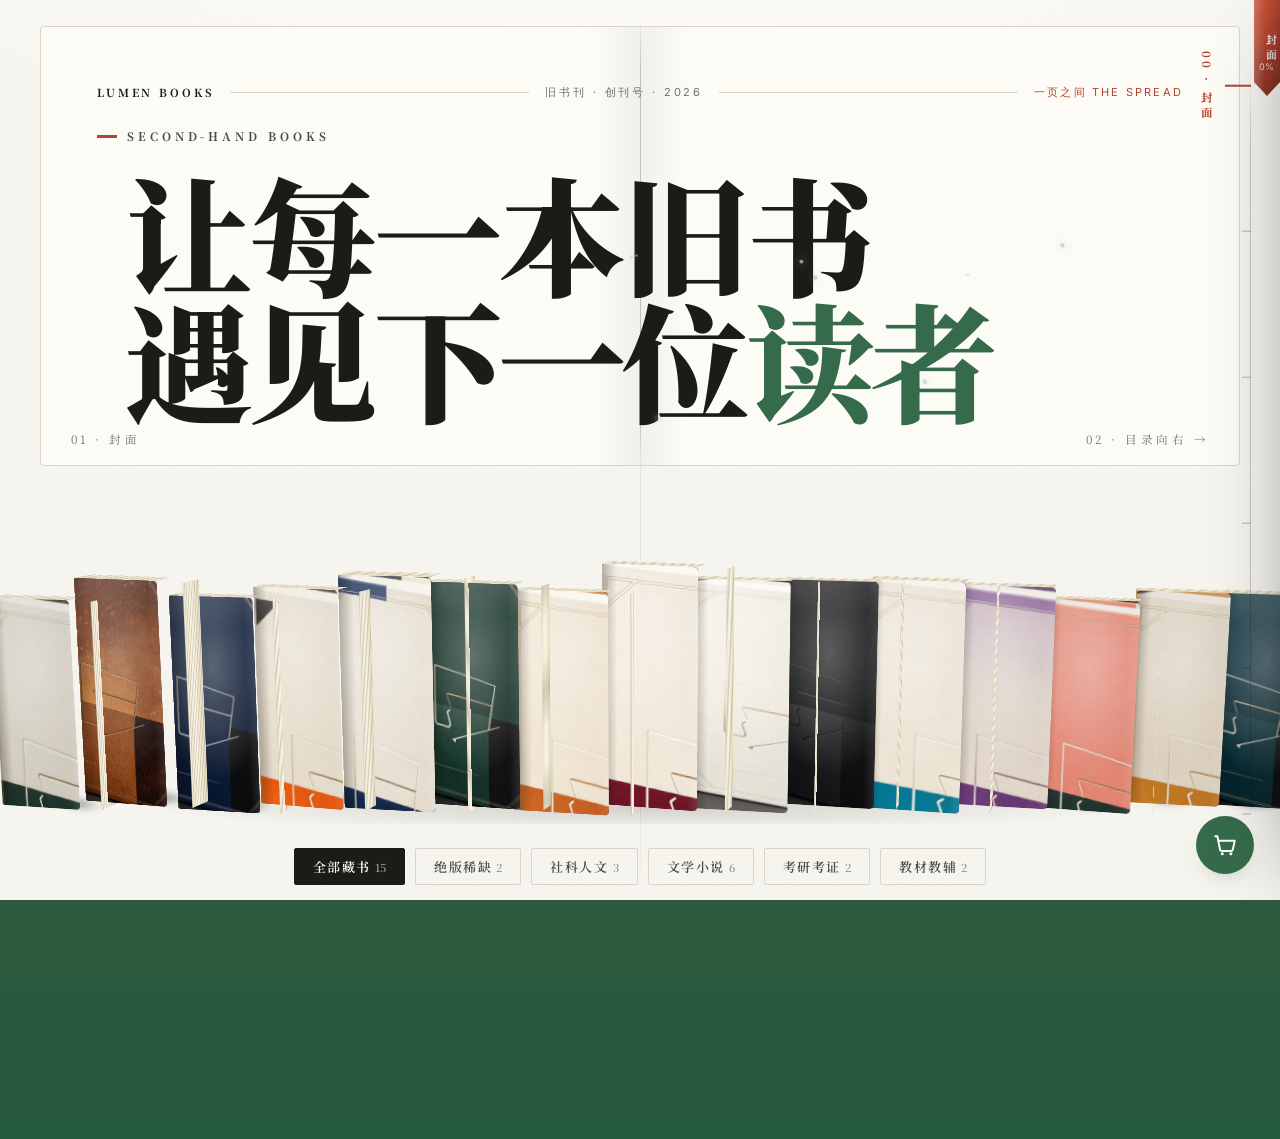
<file: index.html>
<!DOCTYPE html>
<html lang="zh-CN">
<head>
<meta charset="UTF-8">
<meta name="viewport" content="width=device-width, initial-scale=1">
<title>LUMEN BOOKS · 让每一本旧书，遇见下一位读者</title>

<link rel="preconnect" href="https://fonts.googleapis.com">
<link rel="preconnect" href="https://fonts.gstatic.com" crossorigin>
<link href="https://fonts.googleapis.com/css2?family=Inter:wght@300;400;500;600;700;800;900&display=swap" rel="stylesheet">
<!-- 思源宋体（Noto Serif SC）标题字形本地化：6 个 woff2 共约 6KB，先加载，标题必用思源宋体 -->
<link rel="stylesheet" href="fonts/noto-serif-sc.css">
<!-- 其余字形/字重的思源宋体仍由 Google Fonts 按需子集兜底 -->
<link href="https://fonts.googleapis.com/css2?family=Noto+Serif+SC:wght@700;900&display=swap" rel="stylesheet">

<link rel="stylesheet" href="common.css">
<link rel="stylesheet" href="nav-ball.css">
<link rel="stylesheet" href="theme-mist.css">
<style>
  /* ======================================================================
     Hero 重写：标题居中主视觉 + 书籍底部扇形 + 拟态玻璃
     仅本页生效；覆盖 common.css / theme-mist.css 同名规则，不改原文件。
     ====================================================================== */

  /* 书籍风格艺术字体（宋体系衬线，标题专用），缺失时依次回退到系统宋体 */
  :root{
    --font-book:'Noto Serif SC','Source Han Serif SC','Songti SC','STSong','SimSun',serif;
  }

  /* 一、背景层：取消彩色光晕，只保留页顶一层极浅的暖白柔光 */
  .bg-glow{
    position:fixed; inset:0; z-index:-1; pointer-events:none;
    background-attachment:fixed;
    background:radial-gradient(120% 62% at 50% -12%, rgba(255,255,255,.85), rgba(255,255,255,0) 62%);
    animation:glowDrift 40s ease-in-out infinite alternate;
  }
  @keyframes glowDrift{
    0%  {background-position:0 0, 0 0, 0 0;}
    100%{background-position:8px 6px, -6px -8px, -4px -8px;}
  }
  @media (prefers-reduced-motion: reduce){ .bg-glow{animation:none;} }

  /* 二、Hero 布局：卡片纵向，标题居中在上，书贴底在下 */
  .hero{ padding-top:48px; }

  /* 四、纸面卡片：纯白纸面 + 浅米灰描边 + 轻阴影（去掉玻璃模糊） */
  .hero-card{
    display:flex; flex-direction:column;
    min-height:78vh;
    padding:56px 56px;
    overflow:hidden;
    border-radius:var(--radius);
    background:var(--color-surface);
    border:1px solid var(--color-border);
    box-shadow:var(--shadow-card);
    will-change: transform;
    transform: translateZ(0);
  }
  /* 覆盖 common.css 的 grid 分栏，并把 z-index 交还父级，
     这样粒子画布才能落在「标题之上、书籍之下」 */
  .hero-inner{
    z-index:auto;
    display:flex; flex-direction:row;
    align-items:center; justify-content:space-between;
    gap:clamp(24px,4vw,72px);
    flex:1; min-height:0; width:100%;
  }
  .hero-copy{ position:relative; z-index:1; text-align:left; margin:0; max-width:560px; flex:1 1 auto; }

  /* ============================================================
     Hero 书籍：3D 书墙（组件样式见 bookwall.css，数据见 bookwall.js）
     书墙已移出纸张卡片的限宽容器，此处只定义通栏出血节奏。
     ============================================================ */
  /* 通栏出血：书墙作为 .hero 的直接子级，宽 100%；
     正的上外边距让书列整体位于纸面卡片下方，避免遮挡标题文字。
     纸张卡片 overflow:hidden 只裁切自身子级，不会裁切已经移出的书墙；
     hover 向前突出（translateZ）也不受任何父级 overflow 限制。 */
  .bw-bleed{
    position:relative;
    z-index:4;
    width:100%;
    margin-top:clamp(24px, 3vw, 48px);
    padding-bottom:10px;
  }
  @media (max-width:1099px){
    .bw-bleed{ margin-top:clamp(20px, 3.5vw, 32px); }
  }

  /* 眉题：小字距大写 + 次级灰（绿色短横线来自 common.css 的 .eyebrow::before） */
  .eyebrow{
    display:flex; justify-content:flex-start; align-items:center; gap:10px;
    letter-spacing:.18em; font-size:12px; font-weight:800;
    color:var(--color-text-secondary);
    margin:0 0 24px;
  }
  /* 主标题：墨黑正文，仅「读者」用品牌绿强调（逐字入场/粒子动效保持不变） */
  .hero-title{
    margin:0; text-align:left;
    font-family:var(--font-book);
    font-size:clamp(40px,4.4vw,70px);
    font-weight:900; line-height:1.18; letter-spacing:.01em;
    color:var(--color-text-primary);
  }
  .hero-title em{ font-style:normal; color:var(--color-primary); }
  .hero-title .accent-dot{ display:none; }

  /* 标题文字逐字入场效果（SplitText for hero-title，原生实现）
     初始每个字符下沉/透明 + 轻微旋转，滚动进入视口后按序上浮归位 */
  .split-wrap{ display:block; }
  .split-wrap .split-char{
    display:inline-block;
    opacity:0;
    transform:translateY(.6em) rotate(5deg);
    will-change:transform, opacity;
    white-space:pre;
  }
  .split-wrap.revealed .split-char{
    opacity:1;
    transform:none;
    transition:transform .7s cubic-bezier(.22,1,.36,1), opacity .7s ease;
  }
  @media (prefers-reduced-motion: reduce){
    .split-wrap .split-char{ opacity:1; transform:none; transition:none; }
  }

  /* 六、粒子画布：z-index 在标题(1)之上、书籍(3)之下 */
  .title-particles{ z-index:2; }

  /* 窄屏微调：卡片收窄 */
  @media (max-width:768px){
    .hero-card{ min-height:auto; padding:48px 22px 32px; }
  }
  /* 断点由 1023px 提高到 1099px：给放大的标题留足行宽，避免与卡片同行时挤压换行 */
  @media (max-width:1099px){
    /* 窄屏改回上下布局：标题在上居中、卡片在下 */
    .hero-inner{ flex-direction:column; align-items:center; justify-content:center; gap:6px; }
    .hero-copy{ text-align:center; max-width:none; }
    .eyebrow{ justify-content:center; }
    .hero-title{ text-align:center; font-size:clamp(40px,7.2vw,80px); }
  }
</style>
<!-- 方案 B · 一页之间：出版物皮肤层（最后加载，覆盖以上所有样式） -->
<link rel="stylesheet" href="spread.css">
<!-- 首页 3D 书墙（最后加载，确保覆盖） -->
<link rel="stylesheet" href="bookwall.css">
  <link rel="stylesheet" href="pt.css">
  <script>(function(){try{var f=JSON.parse(sessionStorage.getItem("lumen_pt")||"null");if(f&&Date.now()-f.t<30000){document.documentElement.classList.add("pt-pending");setTimeout(function(){document.documentElement.classList.remove("pt-pending")},3000);}}catch(e){}})();</script>
</head>
<body>
<div id="pt-panel" aria-hidden="true"></div>

<!-- ==================== 背景光晕层 ==================== -->
<div class="bg-glow" aria-hidden="true"></div>

<!-- ==================== Hero ==================== -->
<section class="hero">
  <div class="container">
    <div class="hero-card surface">
      <div class="hero-inner">

        <div class="hero-copy">
          <p class="eyebrow">Second-hand Books</p>

          <h1 class="hero-title">
            让每一本旧书<br>
            遇见下一位<em>读者</em>
          </h1>
        </div>

      </div>
    </div>
  </div>

  <!-- 3D 书墙：通栏出血，位于纸张卡片（限宽容器）之外、Hero 区域之内，
       横向铺满整个视口；组件样式 bookwall.css，数据与交互 bookwall.js -->
  <div class="bw-bleed">
    <div class="bw">
      <!-- 窄屏滚动容器只包裹书架，胶囊始终锚定书墙下方不随滚动 -->
      <div class="bw-scroll">
        <div class="bw-shelf" id="bwShelf"></div>
      </div>
      <div class="bw-filters" id="bwFilters"></div>
    </div>
  </div>
</section>

<!-- ==================== Footer ==================== -->
<div class="site-footer-wrap">
  <footer class="site-footer container footer-minimal">
    <div class="footer-bottom">
      <span>© 2026 LUMEN BOOKS · 仅用于学习交流</span>
      <span>Reading makes us meet.</span>
    </div>
  </footer>
</div>

<script>
/* ---------- 标题粒子发散效果（保留但减量） ---------- */
(function () {
  const reduce = window.matchMedia('(prefers-reduced-motion: reduce)').matches;
  if (reduce) return;

  const card = document.querySelector('.hero-card');
  const title = document.querySelector('.hero-title');
  if (!card || !title) return;

  const canvas = document.createElement('canvas');
  canvas.className = 'title-particles';
  card.appendChild(canvas);
  const ctx = canvas.getContext('2d');

  let W = 0, H = 0, dpr = 1;
  function resize() {
    dpr = Math.min(window.devicePixelRatio || 1, 2);
    const r = card.getBoundingClientRect();
    W = r.width; H = r.height;
    canvas.width = Math.round(W * dpr);
    canvas.height = Math.round(H * dpr);
    canvas.style.width = W + 'px';
    canvas.style.height = H + 'px';
    ctx.setTransform(dpr, 0, 0, dpr, 0, 0);
  }
  resize();
  window.addEventListener('resize', resize);

  const css = getComputedStyle(document.documentElement);
  // 粒子改用品牌绿的深浅两层，在暖纸白底上清晰可见
  const accent = '#A8C3AE';
  const accentSoft = '#356B4A';

  const particles = [];

  // 标题中心（相对卡片）——居中后自然从标题中心向四周散开
  function titleCenter() {
    const tr = title.getBoundingClientRect();
    const cr = card.getBoundingClientRect();
    return {
      x: tr.left - cr.left + tr.width / 2,
      y: tr.top - cr.top + tr.height / 2,
      w: tr.width
    };
  }

  // 一次性爆发：粒子从标题向四周发散（数量减半 54 → 24）
  function burst() {
    const c = titleCenter();
    const n = 24;
    for (let i = 0; i < n; i++) {
      const a = Math.random() * Math.PI * 2;
      const sp = 1.4 + Math.random() * 4.6;
      particles.push({
        x: c.x, y: c.y,
        vx: Math.cos(a) * sp,
        vy: Math.sin(a) * sp - 0.5,
        life: 1, decay: 0.007 + Math.random() * 0.011,
        r: 1 + Math.random() * 2.8,
        color: Math.random() < 0.55 ? accent : accentSoft
      });
    }
  }

  // 持续飘散的微弱粒子（上限减半 16 → 8）
  function ambient() {
    const c = titleCenter();
    particles.push({
      x: c.x + (Math.random() - 0.5) * c.w * 0.95,
      y: c.y + (Math.random() - 0.5) * 44,
      vx: (Math.random() - 0.5) * 0.45,
      vy: -0.3 - Math.random() * 0.55,
      life: 1, decay: 0.004 + Math.random() * 0.004,
      r: 0.8 + Math.random() * 1.7,
      color: accent
    });
  }

  let frame = 0;
  function tick() {
    ctx.clearRect(0, 0, W, H);
    if (frame % 16 === 0) {
      const drifting = particles.filter(p => p.vy < 0 && p.decay < 0.01).length;
      if (drifting < 8) ambient();
    }
    for (let i = particles.length - 1; i >= 0; i--) {
      const p = particles[i];
      p.x += p.vx; p.y += p.vy;
      p.vx *= 0.985; p.vy *= 0.985;
      p.life -= p.decay;
      if (p.life <= 0) { particles.splice(i, 1); continue; }
      ctx.globalAlpha = Math.max(0, p.life);
      ctx.beginPath();
      ctx.arc(p.x, p.y, p.r, 0, Math.PI * 2);
      ctx.fillStyle = p.color;
      ctx.shadowColor = p.color;
      ctx.shadowBlur = 9;
      ctx.fill();
    }
    ctx.globalAlpha = 1;
    ctx.shadowBlur = 0;
    frame++;
    rafId = requestAnimationFrame(tick);
  }

  // 标题入场动画启动后触发爆发
  setTimeout(burst, 380);

  /* 切到后台标签页时暂停动画，避免看不见还在空转耗电 */
  let rafId = null;
  function start() { rafId = requestAnimationFrame(tick); }
  function stop() { if (rafId) cancelAnimationFrame(rafId); rafId = null; }

  document.addEventListener('visibilitychange', function () {
    if (document.hidden) stop(); else start();
  });
  start();
})();
</script>

<script>
/* ============================================================
   标题文字逐字效果（port 参考 SplitText 的字符级入场）
   将 .hero-title 拆成字符 span，滚动进入视口时按序上浮归位。
   保留 <em>强调色与 <br> 换行；尊重 prefers-reduced-motion。
   ============================================================ */
(function () {
  var title = document.querySelector('.hero-title');
  if (!title) return;
  var reduce = window.matchMedia && window.matchMedia('(prefers-reduced-motion: reduce)').matches;

  /* 递归把文本节点逐字包进 span.split-char（空格保留为纯文本，避免挤压断词） */
  function splitChars(container) {
    var nodes = Array.prototype.slice.call(container.childNodes);
    nodes.forEach(function (child) {
      if (child.nodeType === 3) {
        var text = child.textContent;
        if (!text) return;
        var frag = document.createDocumentFragment();
        for (var i = 0; i < text.length; i++) {
          var ch = text[i];
          if (ch === ' ') {
            frag.appendChild(document.createTextNode(' '));
          } else {
            var s = document.createElement('span');
            s.className = 'split-char';
            s.textContent = ch;
            frag.appendChild(s);
          }
        }
        child.replaceWith(frag);
      } else if (child.nodeType === 1 && child.tagName !== 'BR') {
        splitChars(child);
      }
    });
  }

  function reveal(delay) {
    if (title.classList.contains('revealed')) return;
    title.classList.add('revealed');
    var chars = title.querySelectorAll('.split-char');
    chars.forEach(function (c, i) {
      if (reduce) return;
      c.style.transitionDelay = (i * 42) + 'ms';
    });
  }

  title.classList.add('split-wrap');
  splitChars(title);

  if (reduce) { reveal(0); }
  else if ('IntersectionObserver' in window) {
    var io = new IntersectionObserver(function (entries) {
      if (entries[entries.length - 1].isIntersecting) {
        io.disconnect();
        reveal(0);
      }
    }, { threshold: 0.25 });
    io.observe(title);
    /* 兜底：无论是否进入视口，尽快触发入场 */
    setTimeout(reveal, 900);
  } else {
    reveal(0);
  }
})();
</script>

<script src="auth.js"></script>
<script src="nav-ball.js" defer></script>
<script src="store.js"></script>
<!-- 首页 3D 书墙 -->
<script src="bookwall.js" defer></script>
<!-- 方案 B · 一页之间：书签绸带 + 跨页刊头 -->
<script src="spread.js"></script>  <script src="pt.js" defer></script>
</body>
</html>
</file>
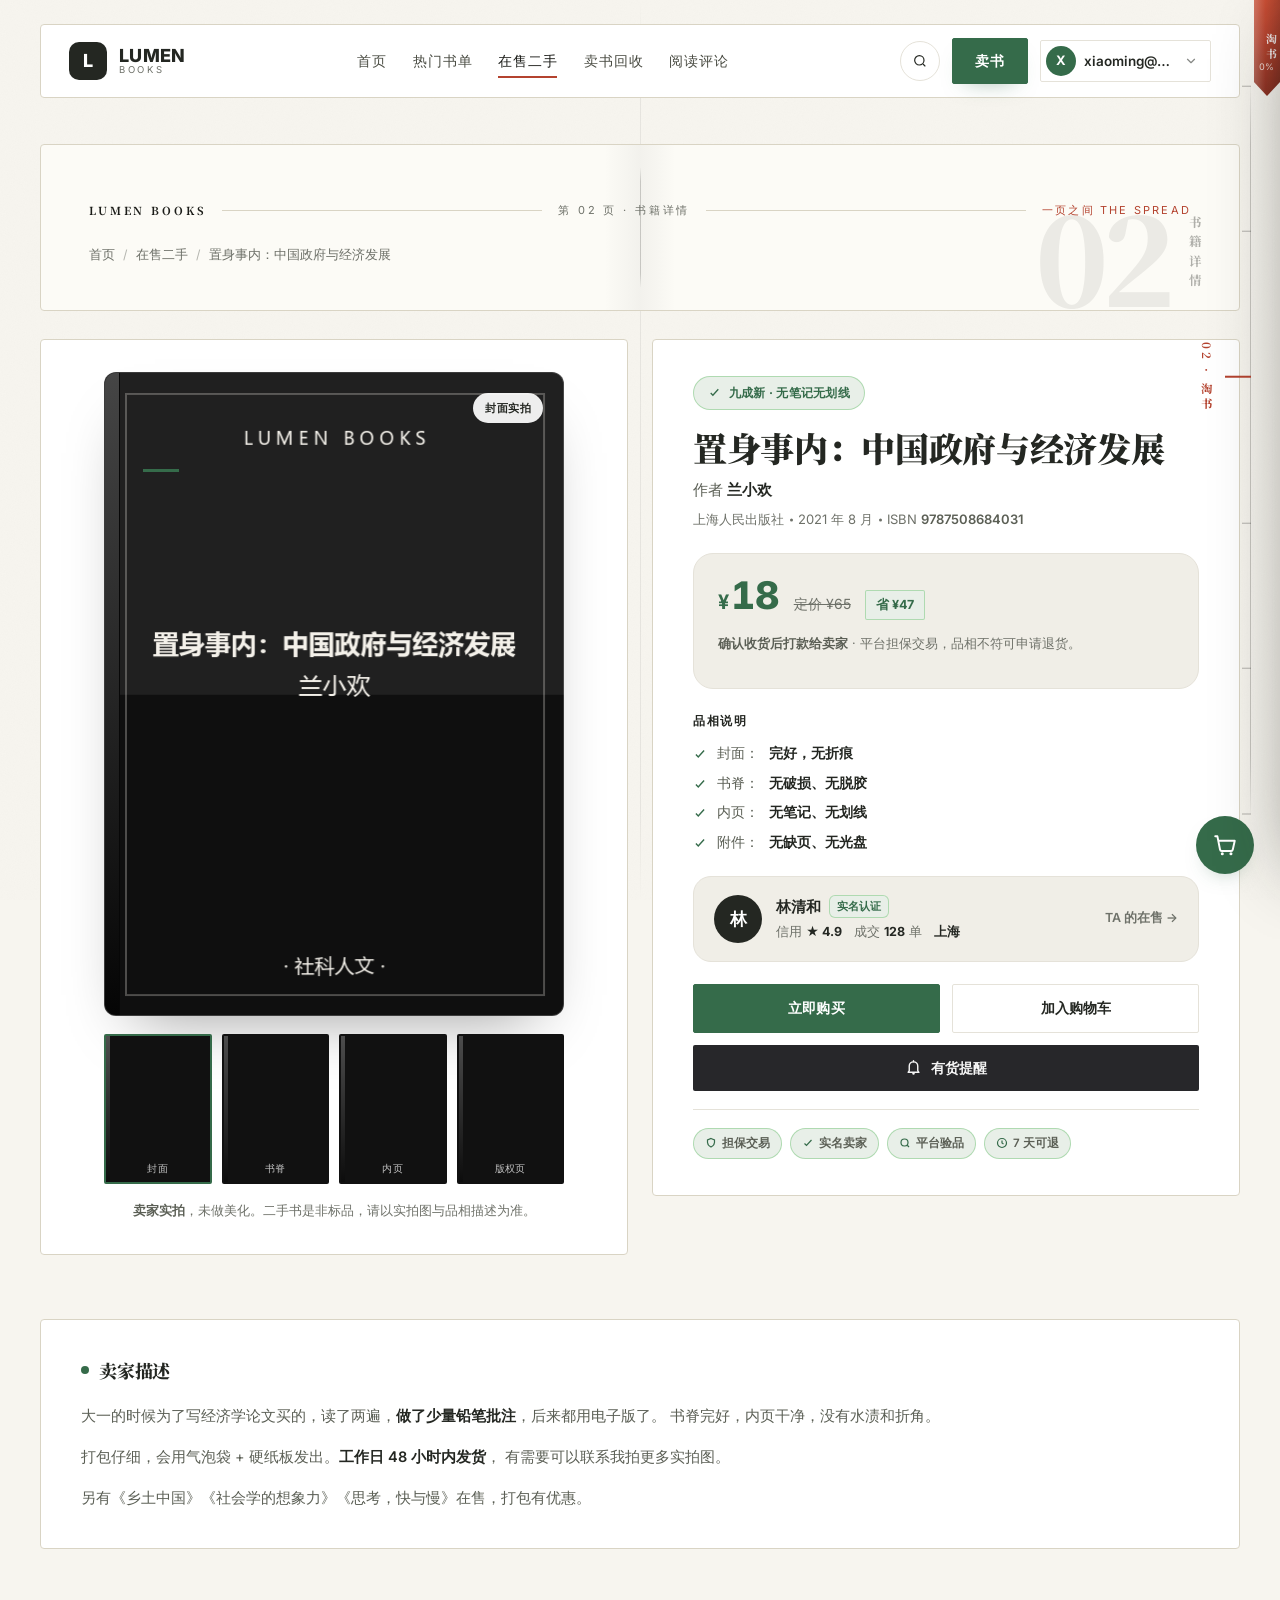
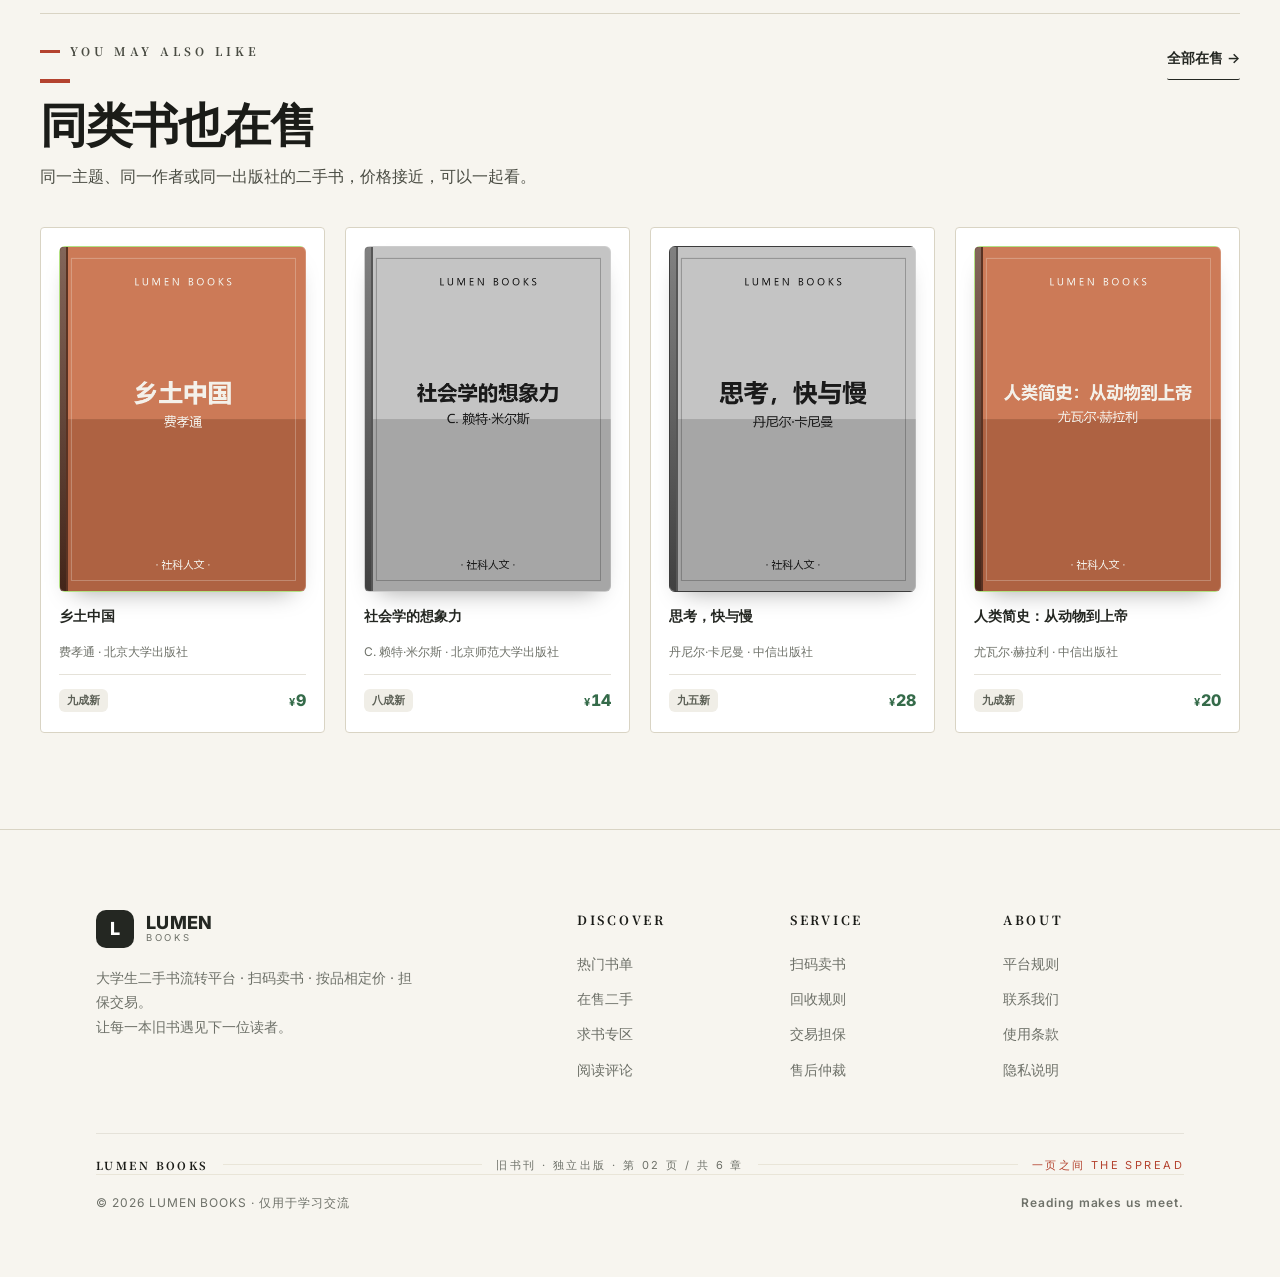
<file: _li.html>
<!DOCTYPE html>
<html lang="zh-CN">
<head>
<script>try{localStorage.setItem("lumen_session",JSON.stringify({account:"xiaoming@qq.com",loginAt:Date.now()}))}catch(e){}</script>
<meta charset="UTF-8">
<meta name="viewport" content="width=device-width, initial-scale=1">
<title>书籍详情 · LUMEN BOOKS</title>

<link rel="preconnect" href="https://fonts.googleapis.com">
<link rel="preconnect" href="https://fonts.gstatic.com" crossorigin>
<link href="https://fonts.googleapis.com/css2?family=Inter:wght@300;400;500;600;700;800;900&display=swap" rel="stylesheet">

<link rel="stylesheet" href="common.css">
<style>
button{font-family:inherit;cursor:pointer;}
.section-head{
  display:flex;align-items:flex-end;justify-content:space-between;
  gap:32px;margin-bottom:36px;
}
.section-head h2{
  font-size:clamp(24px,2.8vw,34px);font-weight:800;line-height:1.15;
  margin:0 0 10px;letter-spacing:-0.02em;color:var(--text);
}
.section-desc{color:var(--text-dim);max-width:600px;margin:0;font-size:15px;line-height:1.7;}
.btn-primary{
  display:inline-flex;align-items:center;justify-content:center;gap:8px;
  background:var(--text);color:#fff;
  padding:14px 28px;border-radius:999px;
  font-size:14px;font-weight:600;letter-spacing:.01em;
  transition:.25s;white-space:nowrap;border:1.5px solid var(--text);
}
.btn-primary:hover{background:var(--accent);border-color:var(--accent);transform:translateY(-2px);}
.btn-ghost{
  display:inline-flex;align-items:center;justify-content:center;gap:8px;
  border:1.5px solid var(--line);color:var(--text);
  background:var(--glass-strong);font-size:14px;font-weight:600;
  padding:14px 28px;border-radius:999px;transition:.25s;
}
.btn-accent{
  display:inline-flex;align-items:center;justify-content:center;gap:8px;
  background:var(--accent);color:#fff;
  padding:14px 28px;border-radius:999px;
  font-size:14px;font-weight:700;letter-spacing:.01em;
  transition:.25s;white-space:nowrap;border:1.5px solid var(--accent);
}
.btn-accent:hover{background:#46A64E;border-color:#46A64E;transform:translateY(-2px);}
.icon-btn{
  width:40px;height:40px;border-radius:50%;
  border:1px solid var(--line);background:var(--glass-strong);
  display:grid;place-items:center;transition:.25s;
}
/* ============================================================
   Page head
   ============================================================ */
.page-head{padding:16px 0 8px;}
.page-head-inner{padding:24px 40px;}
.breadcrumb{
  font-size:12.5px;color:var(--text-faint);
  display:flex;align-items:center;gap:8px;flex-wrap:wrap;
}
.breadcrumb a{transition:.25s;}
.breadcrumb a:hover{color:var(--accent);}
.breadcrumb .sep{opacity:.5;}
/* ============================================================
   主详情布局
   ============================================================ */
.detail-layout{
  display:grid;grid-template-columns:1fr 1fr;gap:24px;
  padding:16px 0 32px;align-items:start;
}
/* 左侧图区 */
.gallery{padding:32px;}
.gallery-main{
  aspect-ratio:3/4.2;width:100%;max-width:460px;margin:0 auto 18px;
  border-radius:12px;
  background:var(--book-bg,#111);
  position:relative;overflow:hidden;
  box-shadow:0 30px 60px -30px rgba(0,0,0,.4);
  border:1px solid rgba(255,255,255,.18);
  transition:.35s;
}
.gallery-main::before{
  content:'';position:absolute;top:0;bottom:0;left:0;width:14px;
  background:linear-gradient(180deg,rgba(255,255,255,.25),rgba(0,0,0,.28));
  z-index:1;
}
.gallery-main .fake-title{
  position:absolute;top:38px;left:38px;right:30px;
  color:#fff;font-size:24px;font-weight:800;letter-spacing:.01em;line-height:1.3;
}
.gallery-main .fake-line{
  position:absolute;top:96px;left:38px;width:36px;height:3px;background:var(--accent);
}
.gallery-main .fake-author{
  position:absolute;bottom:34px;left:38px;
  color:rgba(255,255,255,.6);font-size:11px;letter-spacing:.16em;text-transform:uppercase;
}
.gallery-main .fake-badge{
  position:absolute;top:20px;right:20px;
  background:rgba(255,255,255,.92);color:var(--text);
  font-size:11px;font-weight:700;letter-spacing:.04em;
  padding:6px 12px;border-radius:999px;z-index:2;
}
.gallery-thumbs{
  display:grid;grid-template-columns:repeat(4,1fr);gap:10px;
  max-width:460px;margin:0 auto;
}
.thumb{
  aspect-ratio:3/4.2;border-radius:8px;
  background:var(--book-bg,#111);
  border:2px solid transparent;
  cursor:pointer;transition:.25s;position:relative;overflow:hidden;
}
.thumb::before{
  content:'';position:absolute;top:0;bottom:0;left:0;width:4px;
  background:linear-gradient(180deg,rgba(255,255,255,.25),rgba(0,0,0,.25));
}
.thumb:hover{transform:translateY(-2px);}
.thumb.active{border-color:var(--accent);}
.thumb .thumb-label{
  position:absolute;bottom:6px;left:6px;right:6px;
  font-size:9.5px;color:rgba(255,255,255,.75);
  letter-spacing:.04em;text-align:center;
}
.gallery-tip{
  max-width:460px;margin:16px auto 0;
  font-size:12.5px;color:var(--text-faint);text-align:center;line-height:1.7;
}
.gallery-tip b{color:var(--text-dim);font-weight:600;}
/* 右侧信息区 */
.info-card{padding:36px 40px;}
.cond-ribbon{
  display:inline-flex;align-items:center;gap:8px;
  background:var(--accent-bg);border:1px solid rgba(88,186,94,.40);
  color:var(--accent);font-size:12px;font-weight:700;
  padding:6px 14px;border-radius:999px;margin-bottom:18px;
  letter-spacing:.02em;
}
.cond-ribbon svg{width:13px;height:13px;stroke:var(--accent);fill:none;stroke-width:2.4;}
.info-card h1{
  font-size:clamp(24px,2.8vw,34px);font-weight:800;
  margin:0 0 10px;letter-spacing:-0.02em;color:var(--text);line-height:1.2;
}
.info-card .author{
  font-size:15px;color:var(--text-dim);margin:0 0 6px;
}
.info-card .author b{color:var(--text);font-weight:600;}
.info-card .pub-meta{
  font-size:13px;color:var(--text-faint);
  display:flex;flex-wrap:wrap;gap:14px;margin:0 0 22px;
}
.info-card .pub-meta span{position:relative;}
.info-card .pub-meta span + span::before{
  content:'';position:absolute;left:-8px;top:50%;width:3px;height:3px;
  border-radius:50%;background:var(--text-faint);transform:translateY(-50%);
}
/* 价格区 */
.price-block{
  padding:22px 24px;border-radius:20px;
  background:var(--glass-soft);border:1px solid var(--line);
  margin-bottom:22px;
}
.price-row{
  display:flex;align-items:baseline;gap:14px;flex-wrap:wrap;margin-bottom:6px;
}
.price-now{
  font-size:38px;font-weight:800;color:var(--accent);
  letter-spacing:-0.02em;line-height:1;font-variant-numeric:tabular-nums;
}
.price-now small{font-size:20px;font-weight:700;margin-right:3px;}
.price-orig{
  font-size:14px;color:var(--text-faint);text-decoration:line-through;
}
.price-save{
  font-size:12.5px;font-weight:700;color:var(--text-dim);
  padding:4px 10px;border-radius:999px;background:var(--accent-bg);
  border:1px solid rgba(88,186,94,.40);color:var(--accent);
}
.price-note{
  font-size:12.5px;color:var(--text-faint);line-height:1.7;
}
.price-note b{color:var(--text-dim);font-weight:600;}
/* 品相详情 */
.cond-detail{
  margin-bottom:22px;
}
.cond-detail h4{
  font-size:12px;font-weight:800;letter-spacing:.14em;text-transform:uppercase;
  color:var(--text);margin:0 0 12px;
}
.cond-list{
  display:flex;flex-direction:column;gap:8px;
}
.cond-list li{
  display:flex;align-items:flex-start;gap:10px;
  font-size:13.5px;color:var(--text-dim);line-height:1.6;
}
.cond-list li svg{
  width:14px;height:14px;flex:none;margin-top:4px;
  stroke:var(--accent);fill:none;stroke-width:2.4;
}
.cond-list li b{color:var(--text);font-weight:700;}
/* 卖家卡 */
.seller-card{
  padding:18px 20px;border-radius:18px;
  background:var(--glass-soft);border:1px solid var(--line);
  display:flex;align-items:center;gap:14px;margin-bottom:22px;
}
.seller-avatar{
  width:48px;height:48px;border-radius:50%;flex:none;
  display:grid;place-items:center;
  background:var(--text);color:#fff;font-size:17px;font-weight:800;
}
.seller-info{flex:1;min-width:0;}
.seller-info .name{
  font-size:14.5px;font-weight:700;margin:0 0 3px;color:var(--text);
  display:flex;align-items:center;gap:8px;
}
.seller-info .name .verified{
  font-size:10.5px;font-weight:700;color:var(--accent);
  padding:2px 7px;border-radius:6px;background:var(--accent-bg);
  border:1px solid rgba(88,186,94,.40);
}
.seller-info .meta{
  font-size:12.5px;color:var(--text-faint);
  display:flex;gap:12px;flex-wrap:wrap;
}
.seller-info .meta b{color:var(--text);font-weight:700;}
.seller-more{
  font-size:12.5px;color:var(--text-faint);font-weight:600;
  white-space:nowrap;transition:.25s;
}
.seller-more:hover{color:var(--accent);}
/* 操作区 */
.actions{
  display:grid;grid-template-columns:1fr 1fr;gap:12px;margin-bottom:18px;
}
.actions .btn-accent,.actions .btn-ghost{width:100%;}
.actions .wide{grid-column:1 / -1;}
.actions .bell-toggle{width:100%;}
/* ============================================================
   Bell Toggle 有货提醒（铃铛开关，移植自 React BellToggle）
   ============================================================ */
.bell-toggle{
  --bt-color:#f5f5f5;            /* 关：文字/铃铛 */
  --bt-bg:#27272a;               /* 关：底色（深色胶囊） */
  --bt-on-color:#ffffff;         /* 开：文字/铃铛 */
  --bt-on-bg:var(--accent);      /* 开：底色（品牌橘） */
  --bt-fade:200ms;
  --bt-pivot:16%;                /* 铃铛摇摆支点（越靠上越像真铃铛） */
  --bt-icon:17px;
  --bt-gap:9px;
  --bt-press:.97;
  --bt-ease-out:cubic-bezier(.23,1,.32,1);
  display:inline-flex;align-items:center;justify-content:center;
  gap:var(--bt-gap);
  height:46px;margin:0;padding:0 24px;
  border:0;border-radius:999px;
  background:var(--bt-bg);color:var(--bt-color);
  font-size:13.5px;font-weight:600;line-height:1;letter-spacing:.01em;
  white-space:nowrap;outline:none;
  touch-action:manipulation;-webkit-tap-highlight-color:transparent;
  user-select:none;-webkit-user-select:none;
  transition:
    background-color var(--bt-fade) ease,
    color var(--bt-fade) ease,
    transform 160ms var(--bt-ease-out);
}
.bell-toggle[data-pressed]{transform:scale(var(--bt-press));}
.bell-toggle[data-on='true']{background:var(--bt-on-bg);color:var(--bt-on-color);}
@media (hover:hover) and (pointer:fine){
  .bell-toggle:hover{background:color-mix(in srgb,var(--bt-color) 8%,var(--bt-bg));}
  .bell-toggle[data-on='true']:hover{background:color-mix(in srgb,var(--bt-on-color) 10%,var(--bt-on-bg));}
}
/* 铃铛 */
.bt-bell{position:relative;display:inline-grid;flex:none;width:var(--bt-icon);height:var(--bt-icon);}
.bt-glyph{
  display:inline-grid;place-items:center;grid-area:1/1;
  width:var(--bt-icon);height:var(--bt-icon);
  transform-origin:50% var(--bt-pivot);
}
.bt-glyph svg{width:100%;height:100%;}
.bt-clapper{
  position:absolute;inset:0;pointer-events:none;
  transform-origin:50% var(--bt-pivot);
}
.bt-clapper svg{display:block;width:100%;height:100%;}
/* 声波（左右各一，交替扩散） */
.bt-wave{
  position:absolute;top:-3px;width:14px;height:14px;
  fill:none;stroke:currentColor;stroke-width:1.6;stroke-linecap:round;
  opacity:0;pointer-events:none;
}
.bt-wave--left{right:calc(100% - 2px);transform-origin:100% 100%;}
.bt-wave--right{left:calc(100% - 2px);transform-origin:0% 100%;}
/* 文案双层交叉淡入 + 宽度随文案变形 */
.bt-say{
  position:relative;display:inline-grid;grid-template-columns:max-content;
  height:18px;line-height:18px;
  overflow:hidden;
  transition:width 300ms var(--bt-ease-out);
}
.bt-face{
  grid-area:1/1;justify-self:start;
  opacity:0;filter:blur(2px);
  transition:
    opacity var(--bt-fade) ease,
    filter var(--bt-fade) ease;
}
.bell-toggle[data-on='false'] .bt-face--off,
.bell-toggle[data-on='true'] .bt-face--on{opacity:1;filter:blur(0);}
@media (prefers-reduced-motion:reduce){
  .bell-toggle[data-pressed]{transform:none;}
  .bell-toggle{transition:background-color var(--bt-fade) ease,color var(--bt-fade) ease;}
  .bt-say{transition:none;}
  .bt-face{filter:none!important;transition:opacity var(--bt-fade) ease;}
  .bt-wave{display:none;}
}
/* 服务承诺 */
.guarantee{
  display:flex;align-items:center;flex-wrap:wrap;gap:8px;
  padding-top:18px;border-top:1px solid var(--line);
}
.g-tag{
  display:inline-flex;align-items:center;gap:5px;
  font-size:11.5px;font-weight:600;color:var(--text-dim);
  padding:5px 11px;border-radius:999px;
  background:var(--accent-bg);border:1px solid rgba(88,186,94,.40);
}
.g-tag svg{width:12px;height:12px;stroke:var(--accent);fill:none;stroke-width:2.4;}
/* ============================================================
   卖家描述
   ============================================================ */
.desc-card{padding:36px 40px;}
.desc-card h3{
  font-size:18px;font-weight:800;margin:0 0 18px;letter-spacing:-0.01em;
  display:flex;align-items:center;gap:10px;
}
.desc-card h3::before{
  content:'';width:8px;height:8px;border-radius:50%;background:var(--accent);flex:none;
}
.desc-card p{
  font-size:14.5px;color:var(--text-dim);line-height:1.85;margin:0 0 14px;
}
.desc-card p:last-child{margin-bottom:0;}
.desc-card p b{color:var(--text);font-weight:600;}
/* ============================================================
   同类推荐 / 同卖家
   ============================================================ */
.reco-grid{
  display:grid;grid-template-columns:repeat(4,1fr);gap:20px;
}
.reco-card{
  background:var(--surface);border-radius:var(--radius-sm);
  padding:18px;display:flex;flex-direction:column;
  box-shadow:0 1px 0 rgba(255,255,255,.4) inset, 0 18px 40px -22px rgba(0,0,0,.12);
  transition:transform .35s cubic-bezier(.2,.75,.3,1),box-shadow .35s;
  cursor:pointer;overflow:hidden;
}
.reco-card:hover{
  transform:translateY(-5px);
  box-shadow:0 22px 50px -22px rgba(0,0,0,.18);
}
.reco-cover{
  width:100%;aspect-ratio:3/4.2;border-radius:6px;
  background:var(--book-bg,#111);
  margin-bottom:14px;position:relative;overflow:hidden;
  box-shadow:0 12px 24px -14px rgba(0,0,0,.4);
  border:1px solid rgba(255,255,255,.18);
}
.reco-cover::before{
  content:'';position:absolute;top:0;bottom:0;left:0;width:6px;
  background:linear-gradient(180deg,rgba(255,255,255,.25),rgba(0,0,0,.25));
}
.reco-card h4{
  font-size:14px;font-weight:700;margin:0 0 4px;color:var(--text);
  line-height:1.45;
  display:-webkit-box;-webkit-line-clamp:2;-webkit-box-orient:vertical;overflow:hidden;
  transition:.25s;
}
.reco-card:hover h4{color:var(--accent);}
.reco-card .meta{
  font-size:12px;color:var(--text-faint);margin-bottom:12px;
  white-space:nowrap;overflow:hidden;text-overflow:ellipsis;
}
.reco-foot{
  display:flex;align-items:center;justify-content:space-between;
  padding-top:12px;border-top:1px solid var(--line);
  margin-top:auto;
}
.reco-foot .cond-sm{
  font-size:10.5px;font-weight:700;color:var(--text-dim);
  padding:3px 8px;border-radius:6px;background:var(--glass-chip);
}
.reco-foot .price{
  font-size:16px;font-weight:800;color:var(--accent);
  font-variant-numeric:tabular-nums;
}
.reco-foot .price small{font-size:11px;font-weight:700;margin-right:1px;}
/* Toast */
.toast{
  position:fixed;left:50%;bottom:36px;transform:translateX(-50%) translateY(20px);
  background:var(--text);color:#fff;
  font-size:13.5px;font-weight:600;
  padding:13px 24px;border-radius:999px;
  box-shadow:0 20px 40px -16px rgba(0,0,0,.4);
  opacity:0;pointer-events:none;transition:.35s;z-index:300;
}
.toast.show{opacity:1;transform:translateX(-50%) translateY(0);}
/* Footer */
.site-footer-wrap{padding-bottom:32px;padding-top:32px;}
.footer-brand p{max-width:320px;line-height:1.75;color:var(--text-faint);margin:0;}
.footer-bottom span:last-child{font-weight:600;letter-spacing:.08em;}
/* Responsive */
@media (max-width:1080px){
  .detail-layout{grid-template-columns:1fr;gap:20px;}
  .gallery{padding:26px;}
  .info-card{padding:30px 28px;}
  .reco-grid{grid-template-columns:repeat(2,1fr);}
}
@media (max-width:900px){
  .nav{display:none;}
  .footer-inner{grid-template-columns:1fr;gap:42px;}
  .site-footer{padding:48px 32px 0;}
}
@media (max-width:640px){
  .container{width:calc(100% - 32px);}
  .header-inner{padding:0 18px;}
  .header-actions .icon-btn{display:none;}
  .page-head-inner{padding:20px 22px;}
  .gallery{padding:20px;}
  .gallery-main .fake-title{font-size:18px;top:30px;left:30px;right:22px;}
  .gallery-main .fake-line{top:76px;left:30px;}
  .info-card{padding:24px 22px;}
  .desc-card{padding:26px 22px;}
  .actions{grid-template-columns:1fr;}
  .reco-grid{grid-template-columns:1fr;}
  .footer-cols{grid-template-columns:1fr 1fr;}
}
</style>
<link rel="stylesheet" href="theme-mist.css">
<!-- 方案 B · 一页之间：出版物皮肤层（最后加载，覆盖以上所有样式） -->
<link rel="stylesheet" href="spread.css">
</head>
<body>

<!-- ==================== Header ==================== -->
<div class="site-header-wrap">
  <header class="site-header surface" id="siteHeader">
    <div class="header-inner">

      <a class="logo" href="index.html">
        <span class="logo-mark">L</span>
        <span class="logo-text">
          <b>LUMEN</b>
          <em>Books</em>
        </span>
      </a>

      <nav class="nav">
        <a href="index.html">首页</a>
        <a href="lists.html">热门书单</a>
        <a href="market.html" class="active">在售二手</a>
        <a href="sell.html">卖书回收</a>
        <a href="reviews.html">阅读评论</a>
      </nav>

      <div class="header-actions">
        <button class="icon-btn" aria-label="搜索">
          <svg viewBox="0 0 24 24"><circle cx="11" cy="11" r="7"/><path d="M20 20l-3.5-3.5"/></svg>
        </button>
        <a class="btn-primary" href="sell.html" style="padding:10px 22px;">卖书</a>
        <div class="nav-user" id="navUser"></div>
      </div>

    </div>
  </header>
</div>

<!-- ==================== Page Head ==================== -->
<section class="page-head">
  <div class="container">
    <div class="surface page-head-inner">
      <div class="breadcrumb">
        <a href="index.html">首页</a>
        <span class="sep">/</span>
        <a href="market.html">在售二手</a>
        <span class="sep">/</span>
        <span id="crumbBook">书籍详情</span>
      </div>
    </div>
  </div>
</section>

<!-- ==================== 主详情 ==================== -->
<section class="container">
  <div class="detail-layout">

    <!-- 左侧图区 -->
    <div class="surface gallery">
      <div class="gallery-main" id="galleryMain" style="--book-bg:#111111;">
        <span class="fake-badge" id="badgeMain">封面实拍</span>
        <span class="fake-title" id="fakeTitle">置身事内</span>
        <span class="fake-line"></span>
        <span class="fake-author" id="fakeAuthor">兰小欢 · 上海人民出版社</span>
      </div>

      <div class="gallery-thumbs">
        <button class="thumb active" data-bg="#111111" data-label="封面" data-title="置身事内" data-author="兰小欢 · 上海人民出版社">
          <span class="thumb-label">封面</span>
        </button>
        <button class="thumb" data-bg="#1c1c1c" data-label="书脊" data-title="书脊实拍" data-author="无折痕 · 无破损">
          <span class="thumb-label">书脊</span>
        </button>
        <button class="thumb" data-bg="#2a2a2a" data-label="内页" data-title="内页实拍" data-author="无笔记 · 无划线">
          <span class="thumb-label">内页</span>
        </button>
        <button class="thumb" data-bg="#141414" data-label="版权页" data-title="版权页" data-author="正版可查">
          <span class="thumb-label">版权页</span>
        </button>
      </div>

      <p class="gallery-tip">
        <b>卖家实拍</b>，未做美化。二手书是非标品，请以实拍图与品相描述为准。
      </p>
    </div>

    <!-- 右侧信息 -->
    <div class="surface info-card">

      <span class="cond-ribbon" id="condRibbon">
        <svg viewBox="0 0 24 24"><path d="M5 13l4 4 10-11"/></svg>
        九成新 · 无笔记无划线
      </span>

      <h1 id="bookTitle">置身事内：中国政府与经济发展</h1>
      <p class="author">作者 <b id="bookAuthor">兰小欢</b></p>
      <div class="pub-meta">
        <span id="bookPub">上海人民出版社</span>
        <span id="bookYear">2021 年 8 月</span>
        <span>ISBN <b id="bookIsbn" style="color:var(--text-dim);font-weight:600;">9787508684031</b></span>
      </div>

      <!-- 价格 -->
      <div class="price-block">
        <div class="price-row">
          <span class="price-now" id="priceNow"><small>¥</small>18</span>
          <span class="price-orig" id="priceOrig">定价 ¥65</span>
          <span class="price-save" id="priceSave">省 ¥47</span>
        </div>
        <p class="price-note">
          <b>确认收货后打款给卖家</b> · 平台担保交易，品相不符可申请退货。
        </p>
      </div>

      <!-- 品相详情 -->
      <div class="cond-detail">
        <h4>品相说明</h4>
        <ul class="cond-list">
          <li><svg viewBox="0 0 24 24"><path d="M5 13l4 4 10-11"/></svg>封面：<b>完好，无折痕</b></li>
          <li><svg viewBox="0 0 24 24"><path d="M5 13l4 4 10-11"/></svg>书脊：<b>无破损、无脱胶</b></li>
          <li><svg viewBox="0 0 24 24"><path d="M5 13l4 4 10-11"/></svg>内页：<b>无笔记、无划线</b></li>
          <li><svg viewBox="0 0 24 24"><path d="M5 13l4 4 10-11"/></svg>附件：<b>无缺页、无光盘</b></li>
        </ul>
      </div>

      <!-- 卖家 -->
      <div class="seller-card">
        <span class="seller-avatar" id="sellerAvatar">林</span>
        <div class="seller-info">
          <p class="name">
            <span id="sellerName">林清和</span>
            <span class="verified">实名认证</span>
          </p>
          <div class="meta">
            <span>信用 <b id="sellerCredit">★ 4.9</b></span>
            <span>成交 <b>128</b> 单</span>
            <span><b id="sellerPlace">上海</b></span>
          </div>
        </div>
        <a class="seller-more" href="market.html">TA 的在售 →</a>
      </div>

      <!-- 操作 -->
      <div class="actions">
        <button class="btn-accent" type="button" id="buyBtn">立即购买</button>
        <button class="btn-ghost" type="button" id="cartBtn">加入购物车</button>
        <button class="bell-toggle wide" type="button" id="favBtn" data-on="false" aria-pressed="false" aria-label="有货提醒">
          <span class="bt-bell" aria-hidden="true">
            <span class="bt-glyph">
              <svg viewBox="0 0 24 24" fill="none" stroke="currentColor" stroke-width="2" stroke-linecap="round" stroke-linejoin="round">
                <path d="M6 16.5V10a6 6 0 0 1 12 0v6.5l1.6 2.3H4.4L6 16.5z"/>
                <path d="M12 2.5V4"/>
              </svg>
            </span>
            <span class="bt-clapper">
              <svg viewBox="0 0 24 24"><circle cx="12" cy="20.4" r="1.7" fill="currentColor"/></svg>
            </span>
            <svg class="bt-wave bt-wave--left" viewBox="0 0 14 14"><path d="M14 8a6 6 0 0 0-6 6"/><path d="M14 4A10 10 0 0 0 4 14"/></svg>
            <svg class="bt-wave bt-wave--right" viewBox="0 0 14 14"><path d="M0 8a6 6 0 0 1 6 6"/><path d="M0 4a10 10 0 0 1 10 10"/></svg>
          </span>
          <span class="bt-say" aria-hidden="true">
            <span class="bt-face bt-face--off">有货提醒</span>
            <span class="bt-face bt-face--on">已开启提醒</span>
          </span>
        </button>
      </div>

      <!-- 服务承诺 -->
      <div class="guarantee">
        <span class="g-tag"><svg viewBox="0 0 24 24"><path d="M12 3l7 3v5c0 4-3 7-7 9-4-2-7-5-7-9V6z"/></svg>担保交易</span>
        <span class="g-tag"><svg viewBox="0 0 24 24"><path d="M5 13l4 4 10-11"/></svg>实名卖家</span>
        <span class="g-tag"><svg viewBox="0 0 24 24"><circle cx="11" cy="11" r="7"/><path d="M20 20l-3.5-3.5"/></svg>平台验品</span>
        <span class="g-tag"><svg viewBox="0 0 24 24"><path d="M3 12a9 9 0 1 0 18 0 9 9 0 0 0-18 0z"/><path d="M12 7v5l3 2"/></svg>7 天可退</span>
      </div>

    </div>
  </div>
</section>

<!-- ==================== 卖家描述 ==================== -->
<section class="section">
  <div class="container">
    <div class="surface desc-card reveal">
      <h3>卖家描述</h3>
      <p>
        大一的时候为了写经济学论文买的，读了两遍，<b>做了少量铅笔批注</b>，后来都用电子版了。
        书脊完好，内页干净，没有水渍和折角。
      </p>
      <p>
        打包仔细，会用气泡袋 + 硬纸板发出。<b>工作日 48 小时内发货</b>，
        有需要可以联系我拍更多实拍图。
      </p>
      <p>
        另有《乡土中国》《社会学的想象力》《思考，快与慢》在售，打包有优惠。
      </p>
    </div>
  </div>
</section>

<!-- ==================== 同类推荐 ==================== -->
<section class="section">
  <div class="container">
    <div class="section-head reveal">
      <div>
        <p class="eyebrow">You May Also Like</p>
        <h2>同类书也在售</h2>
        <p class="section-desc">同一主题、同一作者或同一出版社的二手书，价格接近，可以一起看。</p>
      </div>
      <a class="link-more" href="market.html">全部在售 →</a>
    </div>

    <div class="reco-grid" id="recoGrid">

      <article class="reco-card reveal" data-q="乡土中国">
        <span class="reco-cover" style="--book-bg:#A1DB67;" data-cover="xiangtu"></span>
        <h4>乡土中国</h4>
        <p class="meta">费孝通 · 北京大学出版社</p>
        <div class="reco-foot">
          <span class="cond-sm">九成新</span>
          <span class="price"><small>¥</small>9</span>
        </div>
      </article>

      <article class="reco-card reveal" data-q="社会学的想象力">
        <span class="reco-cover" style="--book-bg:#c0c0c0;" data-cover="shehuixue"></span>
        <h4>社会学的想象力</h4>
        <p class="meta">C. 赖特·米尔斯 · 北京师范大学出版社</p>
        <div class="reco-foot">
          <span class="cond-sm">八成新</span>
          <span class="price"><small>¥</small>14</span>
        </div>
      </article>

      <article class="reco-card reveal" data-q="思考，快与慢">
        <span class="reco-cover" style="--book-bg:#111111;" data-cover="sikao"></span>
        <h4>思考，快与慢</h4>
        <p class="meta">丹尼尔·卡尼曼 · 中信出版社</p>
        <div class="reco-foot">
          <span class="cond-sm">九五新</span>
          <span class="price"><small>¥</small>28</span>
        </div>
      </article>

      <article class="reco-card reveal" data-q="人类简史">
        <span class="reco-cover" style="--book-bg:#A1DB67;" data-cover="renleijianshi"></span>
        <h4>人类简史：从动物到上帝</h4>
        <p class="meta">尤瓦尔·赫拉利 · 中信出版社</p>
        <div class="reco-foot">
          <span class="cond-sm">九成新</span>
          <span class="price"><small>¥</small>20</span>
        </div>
      </article>

    </div>
  </div>
</section>

<!-- Toast -->
<div class="toast" id="toast"></div>

<!-- ==================== Footer ==================== -->
<div class="site-footer-wrap">
  <footer class="site-footer container">
    <div class="footer-inner">

      <div class="footer-brand">
        <a class="logo" href="index.html">
          <span class="logo-mark">L</span>
          <span class="logo-text">
            <b>LUMEN</b>
            <em>Books</em>
          </span>
        </a>
        <p>大学生二手书流转平台 · 扫码卖书 · 按品相定价 · 担保交易。<br>让每一本旧书遇见下一位读者。</p>
      </div>

      <div class="footer-cols">
        <div>
          <h5>Discover</h5>
          <a href="lists.html">热门书单</a>
          <a href="market.html">在售二手</a>
          <a href="index.html#market">求书专区</a>
          <a href="index.html#reviews">阅读评论</a>
        </div>
        <div>
          <h5>Service</h5>
          <a href="sell.html">扫码卖书</a>
          <a href="sell.html#rules">回收规则</a>
          <a href="#">交易担保</a>
          <a href="#">售后仲裁</a>
        </div>
        <div>
          <h5>About</h5>
          <a href="#">平台规则</a>
          <a href="#">联系我们</a>
          <a href="#">使用条款</a>
          <a href="#">隐私说明</a>
        </div>
      </div>

    </div>
    <div class="footer-bottom">
      <span>© 2026 LUMEN BOOKS · 仅用于学习交流</span>
      <span>Reading makes us meet.</span>
    </div>
  </footer>
</div>

<script src="store.js"></script>
<script>
/* ============================================================
   书籍数据统一来自 store.js
   Store.getBookDetail(id) 会返回：
     title / author / publisher / year / isbn / cond
     bg / price / listPrice / cat / seller
   CATALOG 里 4 本主推书字段最全，其余书用兜底值补齐，不会再报错。
   ============================================================ */

/* URL 参数：?id=xxx */
const params = new URLSearchParams(location.search);
const id = params.get('id') || 'zhishenshizheng';
const data = Store.getBookDetail(id);

/* ---------- 渲染 ---------- */
function applyBook(b){
  document.getElementById('crumbBook').textContent = b.title;
  document.title = b.title + ' · LUMEN BOOKS';

  document.getElementById('bookTitle').textContent = b.title;
  document.getElementById('bookAuthor').textContent = b.author;
  document.getElementById('bookPub').textContent = b.publisher;
  document.getElementById('bookYear').textContent = b.year;
  document.getElementById('bookYear').style.display = b.year ? '' : 'none';
  document.getElementById('bookIsbn').textContent = b.isbn;
  document.getElementById('condRibbon').innerHTML =
    '<svg viewBox="0 0 24 24"><path d="M5 13l4 4 10-11"/></svg>' + b.cond;

  // 价格
  document.getElementById('priceNow').innerHTML = '<small>¥</small>' + b.price;
  document.getElementById('priceOrig').textContent = '定价 ¥' + b.listPrice;
  const save = (b.listPrice - b.price).toFixed(1).replace(/\.0$/, '');
  document.getElementById('priceSave').textContent = '省 ¥' + save;

  // 封面 + 标题
  const main = document.getElementById('galleryMain');
  main.style.setProperty('--book-bg', b.bg);
  main.style.backgroundImage = "url('" + b.cover + "')";
  const ft = document.getElementById('fakeTitle');
  const fa = document.getElementById('fakeAuthor');
  if (ft) ft.style.display = 'none';
  if (fa) fa.style.display = 'none';

  // 缩略图第一张同步
  const firstThumb = document.querySelector('.thumb.active');
  if (firstThumb) {
    firstThumb.dataset.bg = b.bg;
    firstThumb.dataset.title = b.title;
    firstThumb.dataset.author = b.author + ' · ' + b.publisher;
  }

  // 卖家
  document.getElementById('sellerAvatar').textContent = b.seller.avatar;
  document.getElementById('sellerName').textContent = b.seller.name;
  document.getElementById('sellerCredit').textContent = '★ ' + b.seller.credit;
  document.getElementById('sellerPlace').textContent = b.seller.place;
}
applyBook(data);

/* ---------- 图库切换 ---------- */
document.querySelectorAll('.thumb').forEach(t => {
  t.addEventListener('click', () => {
    document.querySelectorAll('.thumb').forEach(x => x.classList.remove('active'));
    t.classList.add('active');

    const main = document.getElementById('galleryMain');
    main.style.setProperty('--book-bg', t.dataset.bg);
    document.getElementById('badgeMain').textContent = t.dataset.label;
    document.getElementById('fakeTitle').textContent = t.dataset.title;
    document.getElementById('fakeAuthor').textContent = t.dataset.author;
  });
});

/* ---------- Toast ---------- */
const toastEl = document.getElementById('toast');
let toastTimer = null;
function toast(msg){
  toastEl.textContent = msg;
  toastEl.classList.add('show');
  clearTimeout(toastTimer);
  toastTimer = setTimeout(() => toastEl.classList.remove('show'), 2200);
}

/* ---------- 操作按钮 ---------- */
document.getElementById('buyBtn').addEventListener('click', () => {
  const session = JSON.parse(localStorage.getItem('lumen_session') || 'null');
  const target = 'checkout.html?id=' + encodeURIComponent(id);
  if (!session || !session.account) {
    location.href = 'login.html?redirect=' + encodeURIComponent(target);
  } else {
    location.href = target;
  }
});

document.getElementById('cartBtn').addEventListener('click', () => {
  if (window.Store) {
    Store.addCart(id, 1);
    toast('已加入购物车');
  } else {
    location.href = 'checkout.html?id=' + encodeURIComponent(id) + '&cart=1';
  }
});

/* 收藏/有货提醒：铃铛开关（与 market.html / profile.html 共用 store.js 的 lumen_fav）
   交互移植自 React BellToggle：摇铃 + 铃锤延迟摆动 + 声波扩散 + 文案交叉淡入 */
const favBtn = document.getElementById('favBtn');
const btGlyph   = favBtn.querySelector('.bt-glyph');
const btClapper = favBtn.querySelector('.bt-clapper');
const btWaveL   = favBtn.querySelector('.bt-wave--left');
const btWaveR   = favBtn.querySelector('.bt-wave--right');
const btSay     = favBtn.querySelector('.bt-say');
const btOff     = favBtn.querySelector('.bt-face--off');
const btOn      = favBtn.querySelector('.bt-face--on');
const reduceMotion = window.matchMedia('(prefers-reduced-motion: reduce)').matches;

/* 摇铃关键帧：指数衰减的左右摆动（与参考组件同参数） */
const SEG_EASE = 'cubic-bezier(0.77, 0, 0.175, 1)';
const RING = { amplitude: 17, passes: 5, decay: 1, duration: 820 };
const WOBBLE = { amplitude: 0.4, passes: 3, duration: 420 };
const WARP = 0.6;
function passOffset(k, passes){ return 1 - Math.pow(1 - (k + 2 / 3) / (passes + 1), WARP); }
function ringKeyframes(from, amplitude, passes, decay){
  const frames = [{ transform: 'rotate(' + from + 'deg)', offset: 0, easing: SEG_EASE }];
  for (let k = 0; k < passes; k++){
    const angle = amplitude * Math.pow(1 - k / passes, decay) * (k % 2 ? 1 : -1);
    frames.push({ transform: 'rotate(' + angle.toFixed(2) + 'deg)', offset: passOffset(k, passes), easing: SEG_EASE });
  }
  frames.push({ transform: 'rotate(0deg)', offset: 1 });
  return frames;
}
function liveAngle(el){
  const tf = getComputedStyle(el).transform;
  if (!tf || tf === 'none') return 0;
  const m = new DOMMatrix(tf);
  return (Math.atan2(m.b, m.a) * 180) / Math.PI;
}
/* 摇一次铃：铃身摆动 + 铃锤延迟 70ms 反向摆 + 声波左右交替扩散 */
function swingBell(cfg){
  if (reduceMotion || !btGlyph.animate) return;
  const amp = cfg.amplitude, passes = cfg.passes, dur = cfg.duration;
  btGlyph.getAnimations().forEach(a => a.cancel());
  btGlyph.animate(ringKeyframes(liveAngle(btGlyph), amp, passes, RING.decay), { duration: dur, easing: 'linear' });
  if (btClapper){
    btClapper.getAnimations().forEach(a => a.cancel());
    btClapper.animate(ringKeyframes(liveAngle(btClapper), amp * 1.6, passes, RING.decay), { duration: dur, delay: 70, easing: 'linear' });
  }
  for (let k = 0; k < passes; k++){
    const side = k % 2 ? btWaveR : btWaveL;
    if (!side) continue;
    const strength = Math.pow(1 - k / passes, RING.decay);
    side.animate(
      [
        { opacity: 0, transform: 'scale(0.55)' },
        { opacity: 0.9 * strength, offset: 0.3 },
        { opacity: 0, transform: 'scale(1.25)' }
      ],
      { duration: 380, delay: passOffset(k, passes) * dur, easing: 'ease-out' }
    );
  }
}
/* 文案宽度：让胶囊宽度随当前文案平滑变形 */
function syncSayWidth(on){
  const face = on ? btOn : btOff;
  if (face) btSay.style.width = face.offsetWidth + 'px';
}
function renderFavBtn(){
  const on = window.Store ? Store.hasFav(id) : false;
  favBtn.dataset.on = on ? 'true' : 'false';
  favBtn.setAttribute('aria-pressed', on ? 'true' : 'false');
  syncSayWidth(on);
}
favBtn.addEventListener('click', () => {
  if (!window.Store) return;
  const now = Store.toggleFav(id);
  renderFavBtn();
  if (now){
    swingBell(RING);                                  // 开启提醒 → 大摇铃
    setTimeout(() => swingBell(WOBBLE), 1400);        // 1.4s 后轻晃两下（回响）
  }
  toast(now ? '已开启有货提醒' : '已取消提醒');
});
/* 按下缩放（1 → 0.97） */
favBtn.addEventListener('pointerdown', e => { if (e.button === 0) favBtn.dataset.pressed = ''; });
['pointerup','pointercancel','pointerleave'].forEach(ev =>
  favBtn.addEventListener(ev, () => { delete favBtn.dataset.pressed; })
);
/* 字体加载完成后重测文案宽度 */
if (document.fonts && document.fonts.ready){
  document.fonts.ready.then(() => syncSayWidth(favBtn.dataset.on === 'true'));
}
renderFavBtn();
if (window.Store) Store.on('fav', renderFavBtn);

/* ---------- 同类推荐点击 → market.html?q=书名 ---------- */
document.querySelectorAll('#recoGrid .reco-card').forEach(card => {
  card.addEventListener('click', () => {
    const q = card.getAttribute('data-q');
    location.href = 'market.html?q=' + encodeURIComponent(q);
  });
});

/* ---------- Nav scroll state ---------- */
const header = document.getElementById('siteHeader');
window.addEventListener('scroll', () => {
  header.classList.toggle('scrolled', window.scrollY > 12);
}, { passive: true });

/* ---------- Reveal on scroll ---------- */
const io = new IntersectionObserver((entries) => {
  entries.forEach((entry, i) => {
    if (entry.isIntersecting) {
      entry.target.style.transitionDelay = (i % 3) * 80 + 'ms';
      entry.target.classList.add('in');
      io.unobserve(entry.target);
    }
  });
}, { threshold: 0.08, rootMargin: '0px 0px -40px 0px' });
document.querySelectorAll('.reveal').forEach(el => io.observe(el));
</script>

<script src="auth.js"></script>
<script src="dock.js"></script>
<!-- 方案 B · 一页之间：书签绸带 + 跨页刊头 -->
<script src="spread.js"></script>
</body>
</html>
</file>
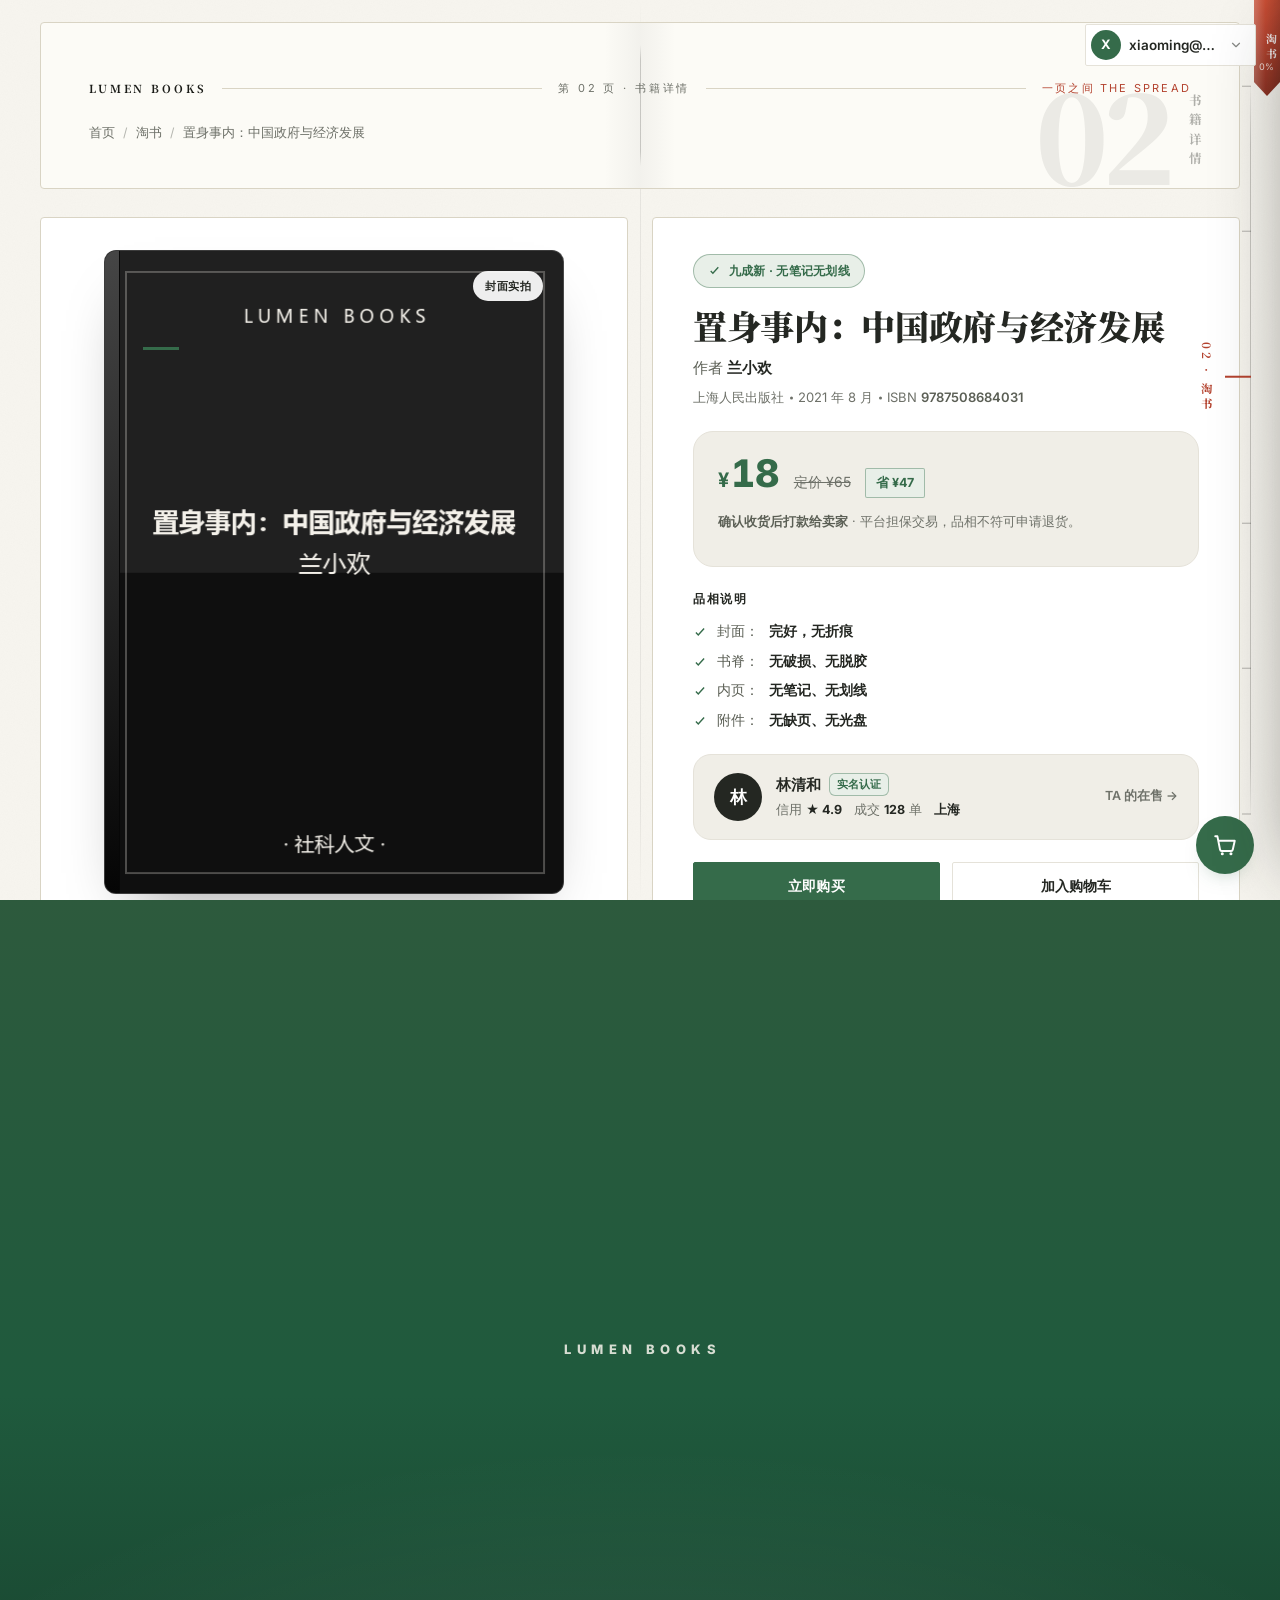
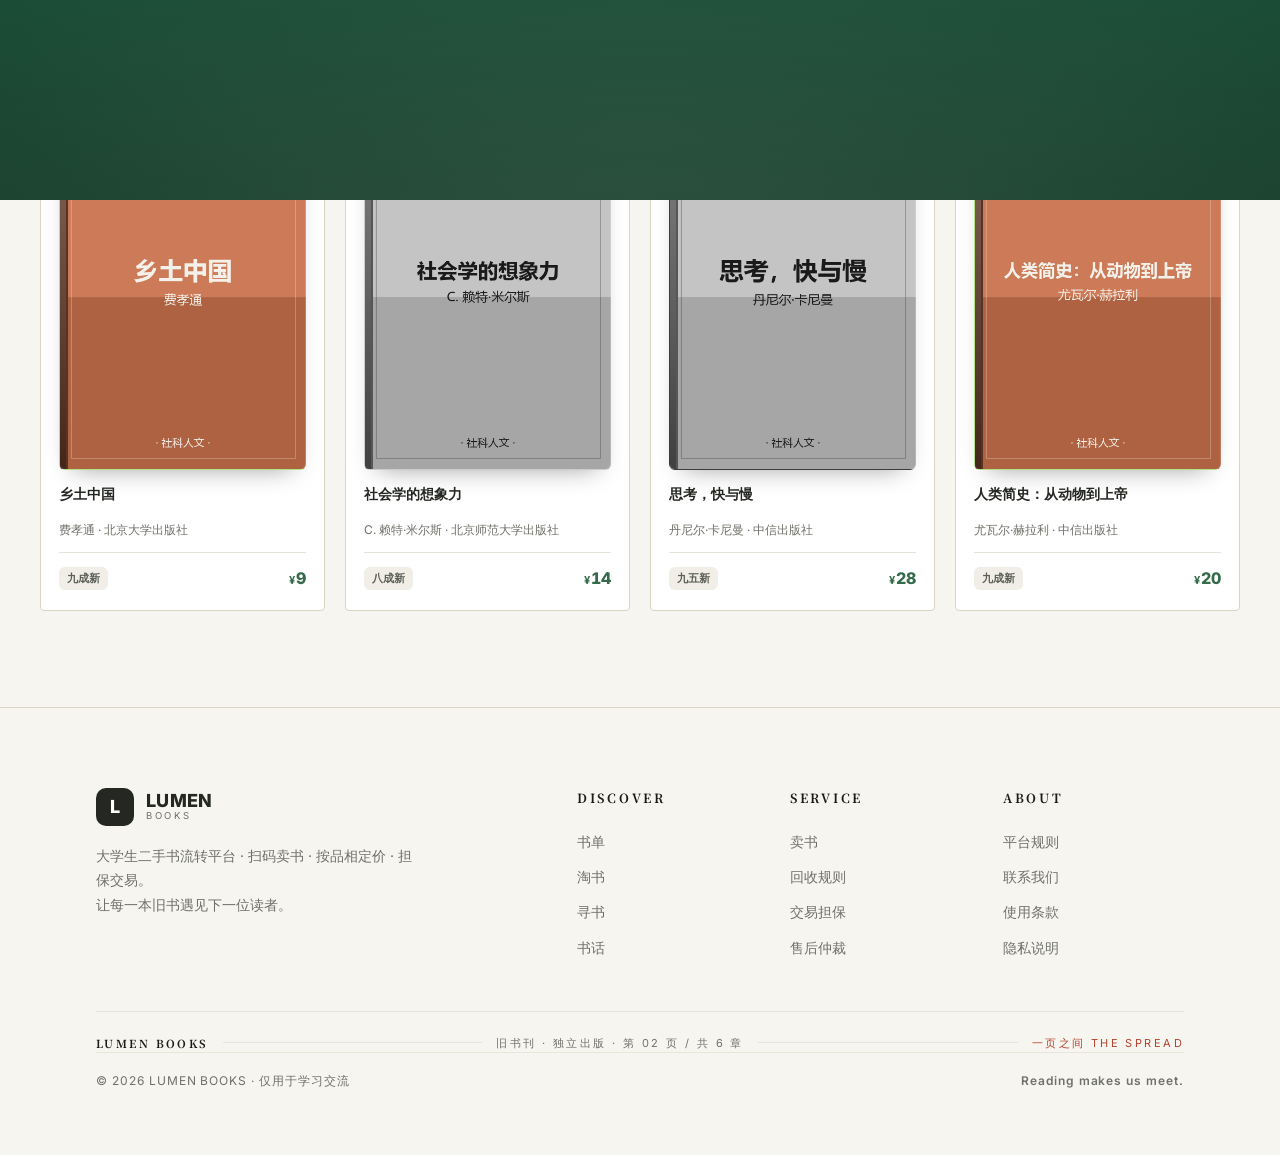
<file: book.html>
<!DOCTYPE html>
<html lang="zh-CN">
<head>
<meta charset="UTF-8">
<meta name="viewport" content="width=device-width, initial-scale=1">
<title>书籍详情 · LUMEN BOOKS</title>

<link rel="preconnect" href="https://fonts.googleapis.com">
<link rel="preconnect" href="https://fonts.gstatic.com" crossorigin>
<link href="https://fonts.googleapis.com/css2?family=Inter:wght@300;400;500;600;700;800;900&display=swap" rel="stylesheet">

<link rel="stylesheet" href="common.css">
<link rel="stylesheet" href="nav-ball.css">
<style>
button{font-family:inherit;cursor:pointer;}
.section-head{
  display:flex;align-items:flex-end;justify-content:space-between;
  gap:32px;margin-bottom:36px;
}
.section-head h2{
  font-size:clamp(24px,2.8vw,34px);font-weight:800;line-height:1.15;
  margin:0 0 10px;letter-spacing:-0.02em;color:var(--text);
}
.section-desc{color:var(--text-dim);max-width:600px;margin:0;font-size:15px;line-height:1.7;}
.btn-primary{
  display:inline-flex;align-items:center;justify-content:center;gap:8px;
  background:var(--text);color:#fff;
  padding:14px 28px;border-radius:999px;
  font-size:14px;font-weight:600;letter-spacing:.01em;
  transition:.25s;white-space:nowrap;border:1.5px solid var(--text);
}
.btn-primary:hover{background:var(--accent);border-color:var(--accent);transform:translateY(-2px);}
.btn-ghost{
  display:inline-flex;align-items:center;justify-content:center;gap:8px;
  border:1.5px solid var(--line);color:var(--text);
  background:var(--glass-strong);font-size:14px;font-weight:600;
  padding:14px 28px;border-radius:999px;transition:.25s;
}
.btn-accent{
  display:inline-flex;align-items:center;justify-content:center;gap:8px;
  background:var(--accent);color:#fff;
  padding:14px 28px;border-radius:999px;
  font-size:14px;font-weight:700;letter-spacing:.01em;
  transition:.25s;white-space:nowrap;border:1.5px solid var(--accent);
}
.btn-accent:hover{background:var(--color-primary-hover);border-color:var(--color-primary-hover);transform:translateY(-2px);}
.icon-btn{
  width:40px;height:40px;border-radius:50%;
  border:1px solid var(--line);background:var(--glass-strong);
  display:grid;place-items:center;transition:.25s;
}
/* ============================================================
   Page head
   ============================================================ */
.page-head{padding:16px 0 8px;}
.page-head-inner{padding:24px 40px;}
.breadcrumb{
  font-size:12.5px;color:var(--text-faint);
  display:flex;align-items:center;gap:8px;flex-wrap:wrap;
}
.breadcrumb a{transition:.25s;}
.breadcrumb a:hover{color:var(--accent);}
.breadcrumb .sep{opacity:.5;}
/* ============================================================
   主详情布局
   ============================================================ */
.detail-layout{
  display:grid;grid-template-columns:1fr 1fr;gap:24px;
  padding:16px 0 32px;align-items:start;
}
/* 左侧图区 */
.gallery{padding:32px;}
.gallery-main{
  aspect-ratio:3/4.2;width:100%;max-width:460px;margin:0 auto 18px;
  border-radius:12px;
  background:var(--book-bg,#111);
  position:relative;overflow:hidden;
  box-shadow:0 30px 60px -30px rgba(0,0,0,.4);
  border:1px solid rgba(255,255,255,.18);
  transition:.35s;
}
.gallery-main::before{
  content:'';position:absolute;top:0;bottom:0;left:0;width:14px;
  background:linear-gradient(180deg,rgba(255,255,255,.25),rgba(0,0,0,.28));
  z-index:1;
}
.gallery-main .fake-title{
  position:absolute;top:38px;left:38px;right:30px;
  color:#fff;font-size:24px;font-weight:800;letter-spacing:.01em;line-height:1.3;
}
.gallery-main .fake-line{
  position:absolute;top:96px;left:38px;width:36px;height:3px;background:var(--accent);
}
.gallery-main .fake-author{
  position:absolute;bottom:34px;left:38px;
  color:rgba(255,255,255,.6);font-size:11px;letter-spacing:.16em;text-transform:uppercase;
}
.gallery-main .fake-badge{
  position:absolute;top:20px;right:20px;
  background:rgba(255,255,255,.92);color:var(--text);
  font-size:11px;font-weight:700;letter-spacing:.04em;
  padding:6px 12px;border-radius:999px;z-index:2;
}
.gallery-thumbs{
  display:grid;grid-template-columns:repeat(4,1fr);gap:10px;
  max-width:460px;margin:0 auto;
}
.thumb{
  aspect-ratio:3/4.2;border-radius:8px;
  background:var(--book-bg,#111);
  border:2px solid transparent;
  cursor:pointer;transition:.25s;position:relative;overflow:hidden;
}
.thumb::before{
  content:'';position:absolute;top:0;bottom:0;left:0;width:4px;
  background:linear-gradient(180deg,rgba(255,255,255,.25),rgba(0,0,0,.25));
}
.thumb:hover{transform:translateY(-2px);}
.thumb.active{border-color:var(--accent);}
.thumb .thumb-label{
  position:absolute;bottom:6px;left:6px;right:6px;
  font-size:9.5px;color:rgba(255,255,255,.75);
  letter-spacing:.04em;text-align:center;
}
.gallery-tip{
  max-width:460px;margin:16px auto 0;
  font-size:12.5px;color:var(--text-faint);text-align:center;line-height:1.7;
}
.gallery-tip b{color:var(--text-dim);font-weight:600;}
/* 右侧信息区 */
.info-card{padding:36px 40px;}
.cond-ribbon{
  display:inline-flex;align-items:center;gap:8px;
  background:var(--accent-bg);border:1px solid rgba(53,107,74,.40);
  color:var(--accent);font-size:12px;font-weight:700;
  padding:6px 14px;border-radius:999px;margin-bottom:18px;
  letter-spacing:.02em;
}
.cond-ribbon svg{width:13px;height:13px;stroke:var(--accent);fill:none;stroke-width:2.4;}
.info-card h1{
  font-size:clamp(24px,2.8vw,34px);font-weight:800;
  margin:0 0 10px;letter-spacing:-0.02em;color:var(--text);line-height:1.2;
}
.info-card .author{
  font-size:15px;color:var(--text-dim);margin:0 0 6px;
}
.info-card .author b{color:var(--text);font-weight:600;}
.info-card .pub-meta{
  font-size:13px;color:var(--text-faint);
  display:flex;flex-wrap:wrap;gap:14px;margin:0 0 22px;
}
.info-card .pub-meta span{position:relative;}
.info-card .pub-meta span + span::before{
  content:'';position:absolute;left:-8px;top:50%;width:3px;height:3px;
  border-radius:50%;background:var(--text-faint);transform:translateY(-50%);
}
/* 价格区 */
.price-block{
  padding:22px 24px;border-radius:20px;
  background:var(--glass-soft);border:1px solid var(--line);
  margin-bottom:22px;
}
.price-row{
  display:flex;align-items:baseline;gap:14px;flex-wrap:wrap;margin-bottom:6px;
}
.price-now{
  font-size:38px;font-weight:800;color:var(--accent);
  letter-spacing:-0.02em;line-height:1;font-variant-numeric:tabular-nums;
}
.price-now small{font-size:20px;font-weight:700;margin-right:3px;}
.price-orig{
  font-size:14px;color:var(--text-faint);text-decoration:line-through;
}
.price-save{
  font-size:12.5px;font-weight:700;color:var(--text-dim);
  padding:4px 10px;border-radius:999px;background:var(--accent-bg);
  border:1px solid rgba(53,107,74,.40);color:var(--accent);
}
.price-note{
  font-size:12.5px;color:var(--text-faint);line-height:1.7;
}
.price-note b{color:var(--text-dim);font-weight:600;}
/* 品相详情 */
.cond-detail{
  margin-bottom:22px;
}
.cond-detail h4{
  font-size:12px;font-weight:800;letter-spacing:.14em;text-transform:uppercase;
  color:var(--text);margin:0 0 12px;
}
.cond-list{
  display:flex;flex-direction:column;gap:8px;
}
.cond-list li{
  display:flex;align-items:flex-start;gap:10px;
  font-size:13.5px;color:var(--text-dim);line-height:1.6;
}
.cond-list li svg{
  width:14px;height:14px;flex:none;margin-top:4px;
  stroke:var(--accent);fill:none;stroke-width:2.4;
}
.cond-list li b{color:var(--text);font-weight:700;}
/* 卖家卡 */
.seller-card{
  padding:18px 20px;border-radius:18px;
  background:var(--glass-soft);border:1px solid var(--line);
  display:flex;align-items:center;gap:14px;margin-bottom:22px;
}
.seller-avatar{
  width:48px;height:48px;border-radius:50%;flex:none;
  display:grid;place-items:center;
  background:var(--text);color:#fff;font-size:17px;font-weight:800;
}
.seller-info{flex:1;min-width:0;}
.seller-info .name{
  font-size:14.5px;font-weight:700;margin:0 0 3px;color:var(--text);
  display:flex;align-items:center;gap:8px;
}
.seller-info .name .verified{
  font-size:10.5px;font-weight:700;color:var(--accent);
  padding:2px 7px;border-radius:6px;background:var(--accent-bg);
  border:1px solid rgba(53,107,74,.40);
}
.seller-info .meta{
  font-size:12.5px;color:var(--text-faint);
  display:flex;gap:12px;flex-wrap:wrap;
}
.seller-info .meta b{color:var(--text);font-weight:700;}
.seller-more{
  font-size:12.5px;color:var(--text-faint);font-weight:600;
  white-space:nowrap;transition:.25s;
}
.seller-more:hover{color:var(--accent);}
/* 操作区 */
.actions{
  display:grid;grid-template-columns:1fr 1fr;gap:12px;margin-bottom:18px;
}
.actions .btn-accent,.actions .btn-ghost{width:100%;}
.actions .wide{grid-column:1 / -1;}
.actions .bell-toggle{width:100%;}
/* ============================================================
   Bell Toggle 有货提醒（铃铛开关，移植自 React BellToggle）
   ============================================================ */
.bell-toggle{
  --bt-color:#f5f5f5;            /* 关：文字/铃铛 */
  --bt-bg:#27272a;               /* 关：底色（深色胶囊） */
  --bt-on-color:#ffffff;         /* 开：文字/铃铛 */
  --bt-on-bg:var(--accent);      /* 开：底色（品牌橘） */
  --bt-fade:200ms;
  --bt-pivot:16%;                /* 铃铛摇摆支点（越靠上越像真铃铛） */
  --bt-icon:17px;
  --bt-gap:9px;
  --bt-press:.97;
  --bt-ease-out:cubic-bezier(.23,1,.32,1);
  display:inline-flex;align-items:center;justify-content:center;
  gap:var(--bt-gap);
  height:46px;margin:0;padding:0 24px;
  border:0;border-radius:999px;
  background:var(--bt-bg);color:var(--bt-color);
  font-size:13.5px;font-weight:600;line-height:1;letter-spacing:.01em;
  white-space:nowrap;outline:none;
  touch-action:manipulation;-webkit-tap-highlight-color:transparent;
  user-select:none;-webkit-user-select:none;
  transition:
    background-color var(--bt-fade) ease,
    color var(--bt-fade) ease,
    transform 160ms var(--bt-ease-out);
}
.bell-toggle[data-pressed]{transform:scale(var(--bt-press));}
.bell-toggle[data-on='true']{background:var(--bt-on-bg);color:var(--bt-on-color);}
@media (hover:hover) and (pointer:fine){
  .bell-toggle:hover{background:color-mix(in srgb,var(--bt-color) 8%,var(--bt-bg));}
  .bell-toggle[data-on='true']:hover{background:color-mix(in srgb,var(--bt-on-color) 10%,var(--bt-on-bg));}
}
/* 铃铛 */
.bt-bell{position:relative;display:inline-grid;flex:none;width:var(--bt-icon);height:var(--bt-icon);}
.bt-glyph{
  display:inline-grid;place-items:center;grid-area:1/1;
  width:var(--bt-icon);height:var(--bt-icon);
  transform-origin:50% var(--bt-pivot);
}
.bt-glyph svg{width:100%;height:100%;}
.bt-clapper{
  position:absolute;inset:0;pointer-events:none;
  transform-origin:50% var(--bt-pivot);
}
.bt-clapper svg{display:block;width:100%;height:100%;}
/* 声波（左右各一，交替扩散） */
.bt-wave{
  position:absolute;top:-3px;width:14px;height:14px;
  fill:none;stroke:currentColor;stroke-width:1.6;stroke-linecap:round;
  opacity:0;pointer-events:none;
}
.bt-wave--left{right:calc(100% - 2px);transform-origin:100% 100%;}
.bt-wave--right{left:calc(100% - 2px);transform-origin:0% 100%;}
/* 文案双层交叉淡入 + 宽度随文案变形 */
.bt-say{
  position:relative;display:inline-grid;grid-template-columns:max-content;
  height:18px;line-height:18px;
  overflow:hidden;
  transition:width 300ms var(--bt-ease-out);
}
.bt-face{
  grid-area:1/1;justify-self:start;
  opacity:0;filter:blur(2px);
  transition:
    opacity var(--bt-fade) ease,
    filter var(--bt-fade) ease;
}
.bell-toggle[data-on='false'] .bt-face--off,
.bell-toggle[data-on='true'] .bt-face--on{opacity:1;filter:blur(0);}
@media (prefers-reduced-motion:reduce){
  .bell-toggle[data-pressed]{transform:none;}
  .bell-toggle{transition:background-color var(--bt-fade) ease,color var(--bt-fade) ease;}
  .bt-say{transition:none;}
  .bt-face{filter:none!important;transition:opacity var(--bt-fade) ease;}
  .bt-wave{display:none;}
}
/* 服务承诺 */
.guarantee{
  display:flex;align-items:center;flex-wrap:wrap;gap:8px;
  padding-top:18px;border-top:1px solid var(--line);
}
.g-tag{
  display:inline-flex;align-items:center;gap:5px;
  font-size:11.5px;font-weight:600;color:var(--text-dim);
  padding:5px 11px;border-radius:999px;
  background:var(--accent-bg);border:1px solid rgba(53,107,74,.40);
}
.g-tag svg{width:12px;height:12px;stroke:var(--accent);fill:none;stroke-width:2.4;}
/* ============================================================
   卖家描述
   ============================================================ */
.desc-card{padding:36px 40px;}
.desc-card h3{
  font-size:18px;font-weight:800;margin:0 0 18px;letter-spacing:-0.01em;
  display:flex;align-items:center;gap:10px;
}
.desc-card h3::before{
  content:'';width:8px;height:8px;border-radius:50%;background:var(--accent);flex:none;
}
.desc-card p{
  font-size:14.5px;color:var(--text-dim);line-height:1.85;margin:0 0 14px;
}
.desc-card p:last-child{margin-bottom:0;}
.desc-card p b{color:var(--text);font-weight:600;}
/* ============================================================
   同类推荐 / 同卖家
   ============================================================ */
.reco-grid{
  display:grid;grid-template-columns:repeat(4,1fr);gap:20px;
}
.reco-card{
  background:var(--surface);border-radius:var(--radius-sm);
  padding:18px;display:flex;flex-direction:column;
  box-shadow:0 1px 0 rgba(255,255,255,.4) inset, 0 18px 40px -22px rgba(0,0,0,.12);
  transition:transform .35s cubic-bezier(.2,.75,.3,1),box-shadow .35s;
  cursor:pointer;overflow:hidden;
}
.reco-card:hover{
  transform:translateY(-5px);
  box-shadow:0 22px 50px -22px rgba(0,0,0,.18);
}
.reco-cover{
  width:100%;aspect-ratio:3/4.2;border-radius:6px;
  background:var(--book-bg,#111);
  margin-bottom:14px;position:relative;overflow:hidden;
  box-shadow:0 12px 24px -14px rgba(0,0,0,.4);
  border:1px solid rgba(255,255,255,.18);
}
.reco-cover::before{
  content:'';position:absolute;top:0;bottom:0;left:0;width:6px;
  background:linear-gradient(180deg,rgba(255,255,255,.25),rgba(0,0,0,.25));
}
.reco-card h4{
  font-size:14px;font-weight:700;margin:0 0 4px;color:var(--text);
  line-height:1.45;
  display:-webkit-box;-webkit-line-clamp:2;-webkit-box-orient:vertical;overflow:hidden;
  transition:.25s;
}
.reco-card:hover h4{color:var(--accent);}
.reco-card .meta{
  font-size:12px;color:var(--text-faint);margin-bottom:12px;
  white-space:nowrap;overflow:hidden;text-overflow:ellipsis;
}
.reco-foot{
  display:flex;align-items:center;justify-content:space-between;
  padding-top:12px;border-top:1px solid var(--line);
  margin-top:auto;
}
.reco-foot .cond-sm{
  font-size:10.5px;font-weight:700;color:var(--text-dim);
  padding:3px 8px;border-radius:6px;background:var(--glass-chip);
}
.reco-foot .price{
  font-size:16px;font-weight:800;color:var(--accent);
  font-variant-numeric:tabular-nums;
}
.reco-foot .price small{font-size:11px;font-weight:700;margin-right:1px;}
/* Toast */
.toast{
  position:fixed;left:50%;bottom:36px;transform:translateX(-50%) translateY(20px);
  background:var(--text);color:#fff;
  font-size:13.5px;font-weight:600;
  padding:13px 24px;border-radius:999px;
  box-shadow:0 20px 40px -16px rgba(0,0,0,.4);
  opacity:0;pointer-events:none;transition:.35s;z-index:300;
}
.toast.show{opacity:1;transform:translateX(-50%) translateY(0);}
/* Footer */
.site-footer-wrap{padding-bottom:32px;padding-top:32px;}
.footer-brand p{max-width:320px;line-height:1.75;color:var(--text-faint);margin:0;}
.footer-bottom span:last-child{font-weight:600;letter-spacing:.08em;}
/* Responsive */
@media (max-width:1080px){
  .detail-layout{grid-template-columns:1fr;gap:20px;}
  .gallery{padding:26px;}
  .info-card{padding:30px 28px;}
  .reco-grid{grid-template-columns:repeat(2,1fr);}
}
@media (max-width:900px){
  .nav{display:none;}
  .footer-inner{grid-template-columns:1fr;gap:42px;}
  .site-footer{padding:48px 32px 0;}
}
@media (max-width:640px){
  .container{width:calc(100% - 32px);}
  .header-inner{padding:0 18px;}
  .header-actions .icon-btn{display:none;}
  .page-head-inner{padding:20px 22px;}
  .gallery{padding:20px;}
  .gallery-main .fake-title{font-size:18px;top:30px;left:30px;right:22px;}
  .gallery-main .fake-line{top:76px;left:30px;}
  .info-card{padding:24px 22px;}
  .desc-card{padding:26px 22px;}
  .actions{grid-template-columns:1fr;}
  .reco-grid{grid-template-columns:1fr;}
  .footer-cols{grid-template-columns:1fr 1fr;}
}
</style>
<link rel="stylesheet" href="theme-mist.css">
<!-- 方案 B · 一页之间：出版物皮肤层（最后加载，覆盖以上所有样式） -->
<link rel="stylesheet" href="spread.css">
  <link rel="stylesheet" href="pt.css">
  <script>(function(){try{var f=JSON.parse(sessionStorage.getItem("lumen_pt")||"null");if(f&&Date.now()-f.t<30000){document.documentElement.classList.add("pt-pending");setTimeout(function(){document.documentElement.classList.remove("pt-pending")},3000);}}catch(e){}})();</script>
</head>
<body>
<div id="pt-panel" aria-hidden="true"></div>

<!-- ==================== Page Head ==================== -->
<section class="page-head">
  <div class="container">
    <div class="surface page-head-inner">
      <div class="breadcrumb">
        <a href="index.html">首页</a>
        <span class="sep">/</span>
        <a href="market.html">淘书</a>
        <span class="sep">/</span>
        <span id="crumbBook">书籍详情</span>
      </div>
    </div>
  </div>
</section>

<!-- ==================== 主详情 ==================== -->
<section class="container">
  <div class="detail-layout">

    <!-- 左侧图区 -->
    <div class="surface gallery">
      <div class="gallery-main" id="galleryMain" style="--book-bg:#111111;">
        <span class="fake-badge" id="badgeMain">封面实拍</span>
        <span class="fake-title" id="fakeTitle">置身事内</span>
        <span class="fake-line"></span>
        <span class="fake-author" id="fakeAuthor">兰小欢 · 上海人民出版社</span>
      </div>

      <div class="gallery-thumbs">
        <button class="thumb active" data-bg="#111111" data-label="封面" data-title="置身事内" data-author="兰小欢 · 上海人民出版社">
          <span class="thumb-label">封面</span>
        </button>
        <button class="thumb" data-bg="#1c1c1c" data-label="书脊" data-title="书脊实拍" data-author="无折痕 · 无破损">
          <span class="thumb-label">书脊</span>
        </button>
        <button class="thumb" data-bg="#2a2a2a" data-label="内页" data-title="内页实拍" data-author="无笔记 · 无划线">
          <span class="thumb-label">内页</span>
        </button>
        <button class="thumb" data-bg="#141414" data-label="版权页" data-title="版权页" data-author="正版可查">
          <span class="thumb-label">版权页</span>
        </button>
      </div>

      <p class="gallery-tip">
        <b>卖家实拍</b>，未做美化。二手书是非标品，请以实拍图与品相描述为准。
      </p>
    </div>

    <!-- 右侧信息 -->
    <div class="surface info-card">

      <span class="cond-ribbon" id="condRibbon">
        <svg viewBox="0 0 24 24"><path d="M5 13l4 4 10-11"/></svg>
        九成新 · 无笔记无划线
      </span>

      <h1 id="bookTitle">置身事内：中国政府与经济发展</h1>
      <p class="author">作者 <b id="bookAuthor">兰小欢</b></p>
      <div class="pub-meta">
        <span id="bookPub">上海人民出版社</span>
        <span id="bookYear">2021 年 8 月</span>
        <span>ISBN <b id="bookIsbn" style="color:var(--text-dim);font-weight:600;">9787508684031</b></span>
      </div>

      <!-- 价格 -->
      <div class="price-block">
        <div class="price-row">
          <span class="price-now" id="priceNow"><small>¥</small>18</span>
          <span class="price-orig" id="priceOrig">定价 ¥65</span>
          <span class="price-save" id="priceSave">省 ¥47</span>
        </div>
        <p class="price-note">
          <b>确认收货后打款给卖家</b> · 平台担保交易，品相不符可申请退货。
        </p>
      </div>

      <!-- 品相详情 -->
      <div class="cond-detail">
        <h4>品相说明</h4>
        <ul class="cond-list">
          <li><svg viewBox="0 0 24 24"><path d="M5 13l4 4 10-11"/></svg>封面：<b>完好，无折痕</b></li>
          <li><svg viewBox="0 0 24 24"><path d="M5 13l4 4 10-11"/></svg>书脊：<b>无破损、无脱胶</b></li>
          <li><svg viewBox="0 0 24 24"><path d="M5 13l4 4 10-11"/></svg>内页：<b>无笔记、无划线</b></li>
          <li><svg viewBox="0 0 24 24"><path d="M5 13l4 4 10-11"/></svg>附件：<b>无缺页、无光盘</b></li>
        </ul>
      </div>

      <!-- 卖家 -->
      <div class="seller-card">
        <span class="seller-avatar" id="sellerAvatar">林</span>
        <div class="seller-info">
          <p class="name">
            <span id="sellerName">林清和</span>
            <span class="verified">实名认证</span>
          </p>
          <div class="meta">
            <span>信用 <b id="sellerCredit">★ 4.9</b></span>
            <span>成交 <b>128</b> 单</span>
            <span><b id="sellerPlace">上海</b></span>
          </div>
        </div>
        <a class="seller-more" href="market.html">TA 的在售 →</a>
      </div>

      <!-- 操作 -->
      <div class="actions">
        <button class="btn-accent" type="button" id="buyBtn">立即购买</button>
        <button class="btn-ghost" type="button" id="cartBtn">加入购物车</button>
        <button class="bell-toggle wide" type="button" id="favBtn" data-on="false" aria-pressed="false" aria-label="有货提醒">
          <span class="bt-bell" aria-hidden="true">
            <span class="bt-glyph">
              <svg viewBox="0 0 24 24" fill="none" stroke="currentColor" stroke-width="2" stroke-linecap="round" stroke-linejoin="round">
                <path d="M6 16.5V10a6 6 0 0 1 12 0v6.5l1.6 2.3H4.4L6 16.5z"/>
                <path d="M12 2.5V4"/>
              </svg>
            </span>
            <span class="bt-clapper">
              <svg viewBox="0 0 24 24"><circle cx="12" cy="20.4" r="1.7" fill="currentColor"/></svg>
            </span>
            <svg class="bt-wave bt-wave--left" viewBox="0 0 14 14"><path d="M14 8a6 6 0 0 0-6 6"/><path d="M14 4A10 10 0 0 0 4 14"/></svg>
            <svg class="bt-wave bt-wave--right" viewBox="0 0 14 14"><path d="M0 8a6 6 0 0 1 6 6"/><path d="M0 4a10 10 0 0 1 10 10"/></svg>
          </span>
          <span class="bt-say" aria-hidden="true">
            <span class="bt-face bt-face--off">有货提醒</span>
            <span class="bt-face bt-face--on">已开启提醒</span>
          </span>
        </button>
      </div>

      <!-- 服务承诺 -->
      <div class="guarantee">
        <span class="g-tag"><svg viewBox="0 0 24 24"><path d="M12 3l7 3v5c0 4-3 7-7 9-4-2-7-5-7-9V6z"/></svg>担保交易</span>
        <span class="g-tag"><svg viewBox="0 0 24 24"><path d="M5 13l4 4 10-11"/></svg>实名卖家</span>
        <span class="g-tag"><svg viewBox="0 0 24 24"><circle cx="11" cy="11" r="7"/><path d="M20 20l-3.5-3.5"/></svg>平台验品</span>
        <span class="g-tag"><svg viewBox="0 0 24 24"><path d="M3 12a9 9 0 1 0 18 0 9 9 0 0 0-18 0z"/><path d="M12 7v5l3 2"/></svg>7 天可退</span>
      </div>

    </div>
  </div>
</section>

<!-- ==================== 卖家描述 ==================== -->
<section class="section">
  <div class="container">
    <div class="surface desc-card reveal">
      <h3>卖家描述</h3>
      <p>
        大一的时候为了写经济学论文买的，读了两遍，<b>做了少量铅笔批注</b>，后来都用电子版了。
        书脊完好，内页干净，没有水渍和折角。
      </p>
      <p>
        打包仔细，会用气泡袋 + 硬纸板发出。<b>工作日 48 小时内发货</b>，
        有需要可以联系我拍更多实拍图。
      </p>
      <p>
        另有《乡土中国》《社会学的想象力》《思考，快与慢》在售，打包有优惠。
      </p>
    </div>
  </div>
</section>

<!-- ==================== 同类推荐 ==================== -->
<section class="section">
  <div class="container">
    <div class="section-head reveal">
      <div>
        <p class="eyebrow">You May Also Like</p>
        <h2>同类书也在售</h2>
        <p class="section-desc">同一主题、同一作者或同一出版社的二手书，价格接近，可以一起看。</p>
      </div>
      <a class="link-more" href="market.html">全部在售 →</a>
    </div>

    <div class="reco-grid" id="recoGrid">

      <article class="reco-card reveal" data-q="乡土中国">
        <span class="reco-cover" style="--book-bg:#A1DB67;" data-cover="xiangtu"></span>
        <h4>乡土中国</h4>
        <p class="meta">费孝通 · 北京大学出版社</p>
        <div class="reco-foot">
          <span class="cond-sm">九成新</span>
          <span class="price"><small>¥</small>9</span>
        </div>
      </article>

      <article class="reco-card reveal" data-q="社会学的想象力">
        <span class="reco-cover" style="--book-bg:#c0c0c0;" data-cover="shehuixue"></span>
        <h4>社会学的想象力</h4>
        <p class="meta">C. 赖特·米尔斯 · 北京师范大学出版社</p>
        <div class="reco-foot">
          <span class="cond-sm">八成新</span>
          <span class="price"><small>¥</small>14</span>
        </div>
      </article>

      <article class="reco-card reveal" data-q="思考，快与慢">
        <span class="reco-cover" style="--book-bg:#111111;" data-cover="sikao"></span>
        <h4>思考，快与慢</h4>
        <p class="meta">丹尼尔·卡尼曼 · 中信出版社</p>
        <div class="reco-foot">
          <span class="cond-sm">九五新</span>
          <span class="price"><small>¥</small>28</span>
        </div>
      </article>

      <article class="reco-card reveal" data-q="人类简史">
        <span class="reco-cover" style="--book-bg:#A1DB67;" data-cover="renleijianshi"></span>
        <h4>人类简史：从动物到上帝</h4>
        <p class="meta">尤瓦尔·赫拉利 · 中信出版社</p>
        <div class="reco-foot">
          <span class="cond-sm">九成新</span>
          <span class="price"><small>¥</small>20</span>
        </div>
      </article>

    </div>
  </div>
</section>

<!-- Toast -->
<div class="toast" id="toast"></div>

<!-- ==================== Footer ==================== -->
<div class="site-footer-wrap">
  <footer class="site-footer container">
    <div class="footer-inner">

      <div class="footer-brand">
        <a class="logo" href="index.html">
          <span class="logo-mark">L</span>
          <span class="logo-text">
            <b>LUMEN</b>
            <em>Books</em>
          </span>
        </a>
        <p>大学生二手书流转平台 · 扫码卖书 · 按品相定价 · 担保交易。<br>让每一本旧书遇见下一位读者。</p>
      </div>

      <div class="footer-cols">
        <div>
          <h5>Discover</h5>
          <a href="lists.html">书单</a>
          <a href="market.html">淘书</a>
          <a href="reviews.html#wantedSection">寻书</a>
          <a href="reviews.html">书话</a>
        </div>
        <div>
          <h5>Service</h5>
          <a href="sell.html">卖书</a>
          <a href="sell.html#rules">回收规则</a>
          <a href="#">交易担保</a>
          <a href="#">售后仲裁</a>
        </div>
        <div>
          <h5>About</h5>
          <a href="#">平台规则</a>
          <a href="#">联系我们</a>
          <a href="#">使用条款</a>
          <a href="#">隐私说明</a>
        </div>
      </div>

    </div>
    <div class="footer-bottom">
      <span>© 2026 LUMEN BOOKS · 仅用于学习交流</span>
      <span>Reading makes us meet.</span>
    </div>
  </footer>
</div>

<script src="store.js"></script>
<script>
/* ============================================================
   书籍数据统一来自 store.js
   Store.getBookDetail(id) 会返回：
     title / author / publisher / year / isbn / cond
     bg / price / listPrice / cat / seller
   CATALOG 里 4 本主推书字段最全，其余书用兜底值补齐，不会再报错。
   ============================================================ */

/* URL 参数：?id=xxx */
const params = new URLSearchParams(location.search);
const id = params.get('id') || 'zhishenshizheng';
const data = Store.getBookDetail(id);

/* ---------- 渲染 ---------- */
function applyBook(b){
  document.getElementById('crumbBook').textContent = b.title;
  document.title = b.title + ' · LUMEN BOOKS';

  document.getElementById('bookTitle').textContent = b.title;
  document.getElementById('bookAuthor').textContent = b.author;
  document.getElementById('bookPub').textContent = b.publisher;
  document.getElementById('bookYear').textContent = b.year;
  document.getElementById('bookYear').style.display = b.year ? '' : 'none';
  document.getElementById('bookIsbn').textContent = b.isbn;
  document.getElementById('condRibbon').innerHTML =
    '<svg viewBox="0 0 24 24"><path d="M5 13l4 4 10-11"/></svg>' + b.cond;

  // 价格
  document.getElementById('priceNow').innerHTML = '<small>¥</small>' + b.price;
  document.getElementById('priceOrig').textContent = '定价 ¥' + b.listPrice;
  const save = (b.listPrice - b.price).toFixed(1).replace(/\.0$/, '');
  document.getElementById('priceSave').textContent = '省 ¥' + save;

  // 封面 + 标题
  const main = document.getElementById('galleryMain');
  main.style.setProperty('--book-bg', b.bg);
  main.style.backgroundImage = "url('" + b.cover + "')";
  const ft = document.getElementById('fakeTitle');
  const fa = document.getElementById('fakeAuthor');
  if (ft) ft.style.display = 'none';
  if (fa) fa.style.display = 'none';

  // 缩略图第一张同步
  const firstThumb = document.querySelector('.thumb.active');
  if (firstThumb) {
    firstThumb.dataset.bg = b.bg;
    firstThumb.dataset.title = b.title;
    firstThumb.dataset.author = b.author + ' · ' + b.publisher;
  }

  // 卖家
  document.getElementById('sellerAvatar').textContent = b.seller.avatar;
  document.getElementById('sellerName').textContent = b.seller.name;
  document.getElementById('sellerCredit').textContent = '★ ' + b.seller.credit;
  document.getElementById('sellerPlace').textContent = b.seller.place;
}
applyBook(data);

/* ---------- 图库切换 ---------- */
document.querySelectorAll('.thumb').forEach(t => {
  t.addEventListener('click', () => {
    document.querySelectorAll('.thumb').forEach(x => x.classList.remove('active'));
    t.classList.add('active');

    const main = document.getElementById('galleryMain');
    main.style.setProperty('--book-bg', t.dataset.bg);
    document.getElementById('badgeMain').textContent = t.dataset.label;
    document.getElementById('fakeTitle').textContent = t.dataset.title;
    document.getElementById('fakeAuthor').textContent = t.dataset.author;
  });
});

/* ---------- Toast ---------- */
const toastEl = document.getElementById('toast');
let toastTimer = null;
function toast(msg){
  toastEl.textContent = msg;
  toastEl.classList.add('show');
  clearTimeout(toastTimer);
  toastTimer = setTimeout(() => toastEl.classList.remove('show'), 2200);
}

/* ---------- 操作按钮 ---------- */
document.getElementById('buyBtn').addEventListener('click', () => {
  const session = JSON.parse(localStorage.getItem('lumen_session') || 'null');
  const target = 'checkout.html?id=' + encodeURIComponent(id);
  if (!session || !session.account) {
    location.href = 'login.html?redirect=' + encodeURIComponent(target);
  } else {
    location.href = target;
  }
});

document.getElementById('cartBtn').addEventListener('click', () => {
  if (window.Store) {
    Store.addCart(id, 1);
    toast('已加入购物车');
  } else {
    location.href = 'checkout.html?id=' + encodeURIComponent(id) + '&cart=1';
  }
});

/* 收藏/有货提醒：铃铛开关（与 market.html / profile.html 共用 store.js 的 lumen_fav）
   交互移植自 React BellToggle：摇铃 + 铃锤延迟摆动 + 声波扩散 + 文案交叉淡入 */
const favBtn = document.getElementById('favBtn');
const btGlyph   = favBtn.querySelector('.bt-glyph');
const btClapper = favBtn.querySelector('.bt-clapper');
const btWaveL   = favBtn.querySelector('.bt-wave--left');
const btWaveR   = favBtn.querySelector('.bt-wave--right');
const btSay     = favBtn.querySelector('.bt-say');
const btOff     = favBtn.querySelector('.bt-face--off');
const btOn      = favBtn.querySelector('.bt-face--on');
const reduceMotion = window.matchMedia('(prefers-reduced-motion: reduce)').matches;

/* 摇铃关键帧：指数衰减的左右摆动（与参考组件同参数） */
const SEG_EASE = 'cubic-bezier(0.77, 0, 0.175, 1)';
const RING = { amplitude: 17, passes: 5, decay: 1, duration: 820 };
const WOBBLE = { amplitude: 0.4, passes: 3, duration: 420 };
const WARP = 0.6;
function passOffset(k, passes){ return 1 - Math.pow(1 - (k + 2 / 3) / (passes + 1), WARP); }
function ringKeyframes(from, amplitude, passes, decay){
  const frames = [{ transform: 'rotate(' + from + 'deg)', offset: 0, easing: SEG_EASE }];
  for (let k = 0; k < passes; k++){
    const angle = amplitude * Math.pow(1 - k / passes, decay) * (k % 2 ? 1 : -1);
    frames.push({ transform: 'rotate(' + angle.toFixed(2) + 'deg)', offset: passOffset(k, passes), easing: SEG_EASE });
  }
  frames.push({ transform: 'rotate(0deg)', offset: 1 });
  return frames;
}
function liveAngle(el){
  const tf = getComputedStyle(el).transform;
  if (!tf || tf === 'none') return 0;
  const m = new DOMMatrix(tf);
  return (Math.atan2(m.b, m.a) * 180) / Math.PI;
}
/* 摇一次铃：铃身摆动 + 铃锤延迟 70ms 反向摆 + 声波左右交替扩散 */
function swingBell(cfg){
  if (reduceMotion || !btGlyph.animate) return;
  const amp = cfg.amplitude, passes = cfg.passes, dur = cfg.duration;
  btGlyph.getAnimations().forEach(a => a.cancel());
  btGlyph.animate(ringKeyframes(liveAngle(btGlyph), amp, passes, RING.decay), { duration: dur, easing: 'linear' });
  if (btClapper){
    btClapper.getAnimations().forEach(a => a.cancel());
    btClapper.animate(ringKeyframes(liveAngle(btClapper), amp * 1.6, passes, RING.decay), { duration: dur, delay: 70, easing: 'linear' });
  }
  for (let k = 0; k < passes; k++){
    const side = k % 2 ? btWaveR : btWaveL;
    if (!side) continue;
    const strength = Math.pow(1 - k / passes, RING.decay);
    side.animate(
      [
        { opacity: 0, transform: 'scale(0.55)' },
        { opacity: 0.9 * strength, offset: 0.3 },
        { opacity: 0, transform: 'scale(1.25)' }
      ],
      { duration: 380, delay: passOffset(k, passes) * dur, easing: 'ease-out' }
    );
  }
}
/* 文案宽度：让胶囊宽度随当前文案平滑变形 */
function syncSayWidth(on){
  const face = on ? btOn : btOff;
  if (face) btSay.style.width = face.offsetWidth + 'px';
}
function renderFavBtn(){
  const on = window.Store ? Store.hasFav(id) : false;
  favBtn.dataset.on = on ? 'true' : 'false';
  favBtn.setAttribute('aria-pressed', on ? 'true' : 'false');
  syncSayWidth(on);
}
favBtn.addEventListener('click', () => {
  if (!window.Store) return;
  const now = Store.toggleFav(id);
  renderFavBtn();
  if (now){
    swingBell(RING);                                  // 开启提醒 → 大摇铃
    setTimeout(() => swingBell(WOBBLE), 1400);        // 1.4s 后轻晃两下（回响）
  }
  toast(now ? '已开启有货提醒' : '已取消提醒');
});
/* 按下缩放（1 → 0.97） */
favBtn.addEventListener('pointerdown', e => { if (e.button === 0) favBtn.dataset.pressed = ''; });
['pointerup','pointercancel','pointerleave'].forEach(ev =>
  favBtn.addEventListener(ev, () => { delete favBtn.dataset.pressed; })
);
/* 字体加载完成后重测文案宽度 */
if (document.fonts && document.fonts.ready){
  document.fonts.ready.then(() => syncSayWidth(favBtn.dataset.on === 'true'));
}
renderFavBtn();
if (window.Store) Store.on('fav', renderFavBtn);

/* ---------- 同类推荐点击 → market.html?q=书名 ---------- */
document.querySelectorAll('#recoGrid .reco-card').forEach(card => {
  card.addEventListener('click', () => {
    const q = card.getAttribute('data-q');
    location.href = 'market.html?q=' + encodeURIComponent(q);
  });
});

/* ---------- Reveal on scroll ---------- */
const io = new IntersectionObserver((entries) => {
  entries.forEach((entry, i) => {
    if (entry.isIntersecting) {
      entry.target.style.transitionDelay = (i % 3) * 80 + 'ms';
      entry.target.classList.add('in');
      io.unobserve(entry.target);
    }
  });
}, { threshold: 0.08, rootMargin: '0px 0px -40px 0px' });
document.querySelectorAll('.reveal').forEach(el => io.observe(el));
</script>

<script src="auth.js"></script>
<script src="nav-ball.js" defer></script>
<!-- 方案 B · 一页之间：书签绸带 + 跨页刊头 -->
<script src="spread.js"></script>
  <script src="pt.js" defer></script>
</body>
</html>
</file>
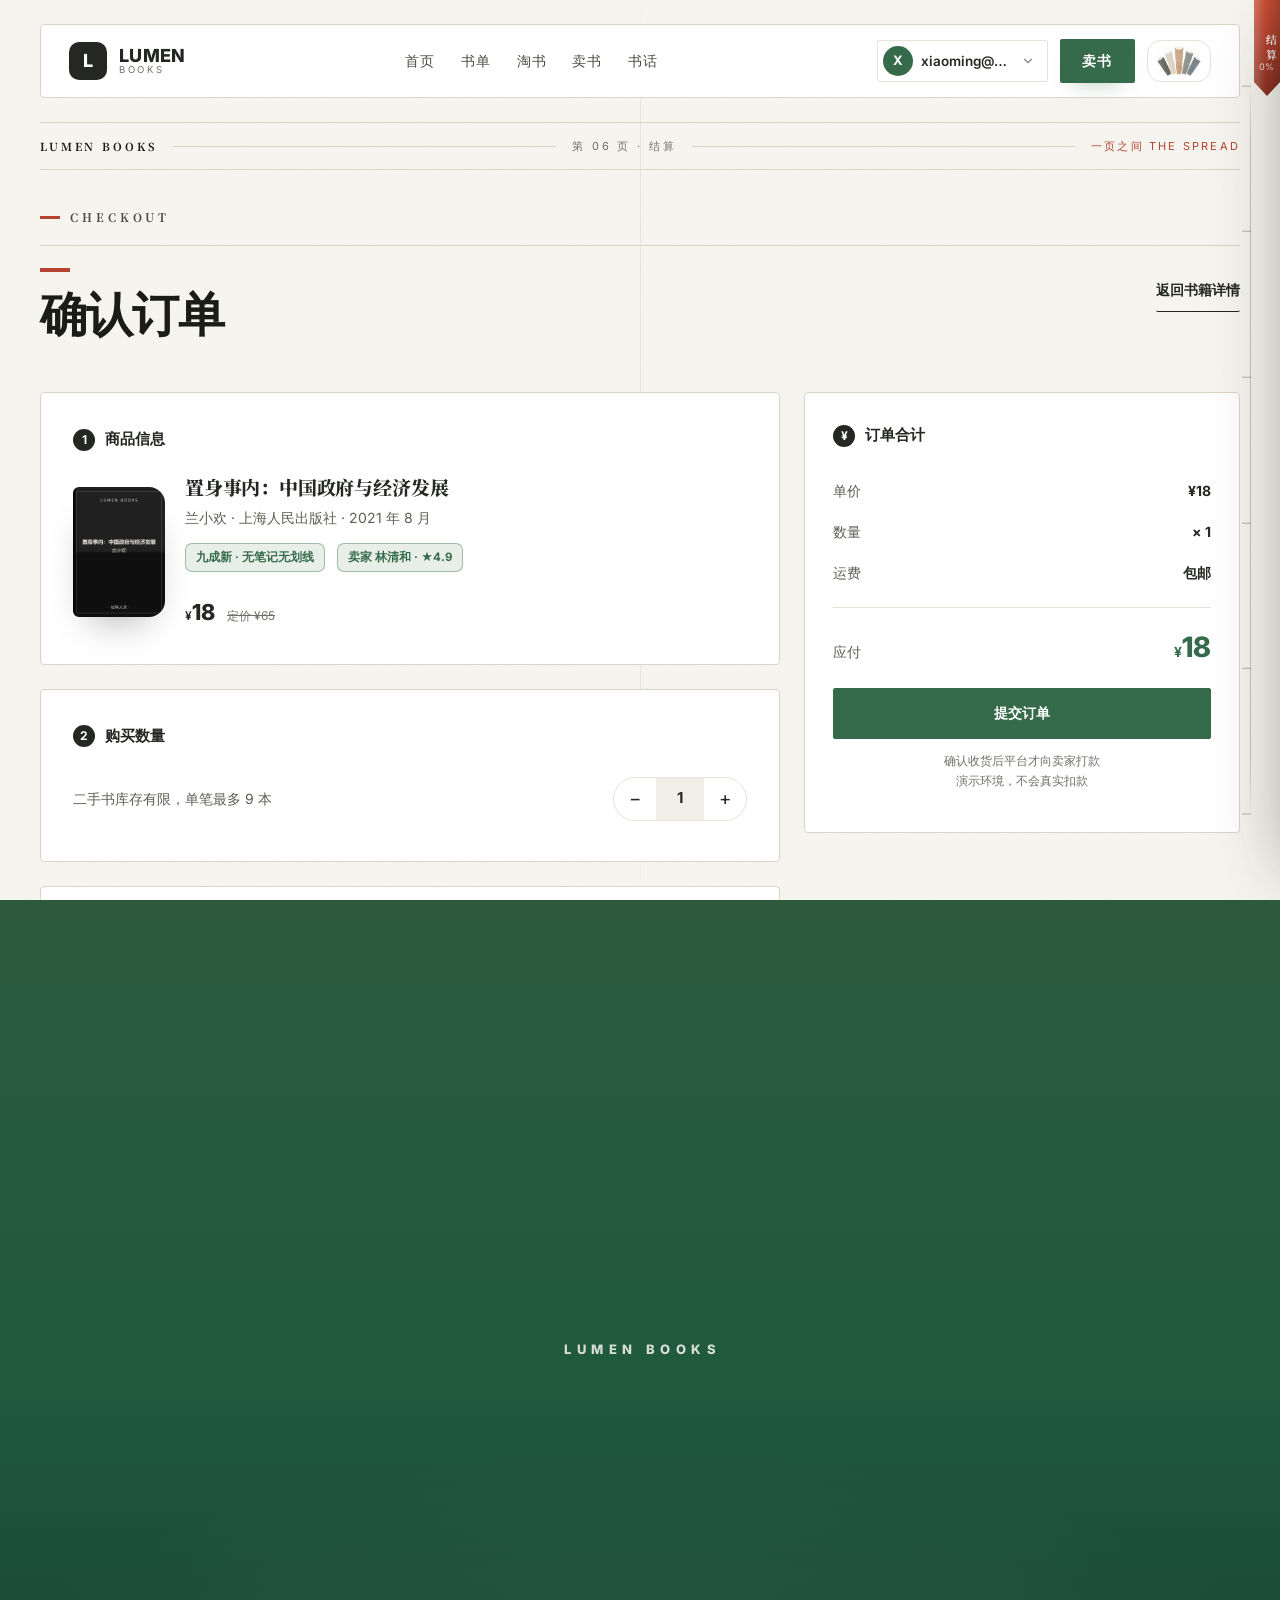
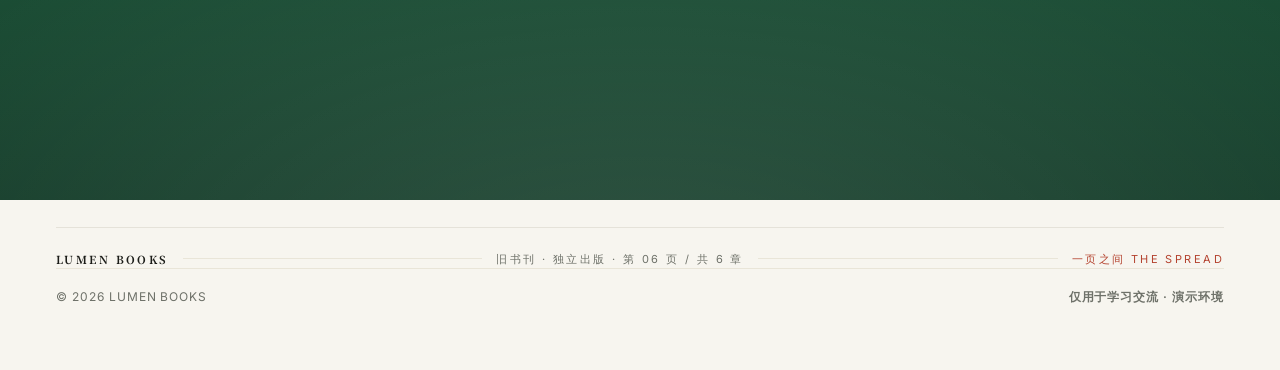
<file: checkout.html>
<!DOCTYPE html>
<html lang="zh-CN">
<head>
<meta charset="UTF-8">
<meta name="viewport" content="width=device-width, initial-scale=1">
<title>确认订单 · LUMEN BOOKS</title>

<link rel="preconnect" href="https://fonts.googleapis.com">
<link rel="preconnect" href="https://fonts.gstatic.com" crossorigin>
<link href="https://fonts.googleapis.com/css2?family=Inter:wght@300;400;500;600;700;800;900&display=swap" rel="stylesheet">

<link rel="stylesheet" href="common.css">
<style>
/* ============================================================
   确认订单页：仅本页使用的布局样式
   ============================================================ */
.checkout-grid{display:grid;grid-template-columns:1.7fr 1fr;gap:24px;align-items:start;margin-top:10px;}
.order-card{padding:34px 32px;}
.order-card + .order-card{margin-top:24px;}

.block-title{display:flex;align-items:center;gap:10px;font-size:15px;font-weight:700;color:var(--text);margin:0 0 22px;}
.block-title .num{width:22px;height:22px;border-radius:50%;background:var(--text);color:#fff;font-size:12px;display:grid;place-items:center;flex:none;}

.book-row{display:flex;gap:20px;align-items:center;}
.book-cover-lg{width:92px;aspect-ratio:3/4.25;flex:none;border-radius:6px 16px 16px 6px;background:var(--book-bg,#111);padding:14px 10px;color:#fff;display:flex;flex-direction:column;justify-content:flex-end;box-shadow:0 20px 40px -20px rgba(0,0,0,.4);}
.book-cover-lg b{font-size:13px;line-height:1.3;font-weight:700;word-break:break-all;}
.book-cover-lg span{font-size:9px;opacity:.7;letter-spacing:.06em;text-transform:uppercase;margin-top:6px;}
.book-meta-lg{flex:1;min-width:0;}
.book-meta-lg h3{font-size:19px;font-weight:800;margin:0 0 6px;letter-spacing:-.01em;line-height:1.35;}
.book-meta-lg .author{color:var(--text-dim);font-size:14px;margin:0 0 14px;}
.tag{display:inline-flex;align-items:center;font-size:11.5px;font-weight:700;padding:4px 10px;border-radius:7px;background:var(--accent-bg);color:var(--accent);border:1px solid rgba(53,107,74,.40);margin:0 8px 8px 0;}
.price-lg{font-size:22px;font-weight:800;color:var(--text);}
.price-lg small{font-size:12px;font-weight:600;}
.orig-lg{font-size:12px;color:var(--text-faint);text-decoration:line-through;margin-left:8px;}

.qty-row{display:flex;align-items:center;justify-content:space-between;padding:6px 0;}
.qty-row .q-lbl{color:var(--text-dim);font-size:14px;}
.qty{display:inline-flex;align-items:center;border:1.5px solid var(--line);border-radius:999px;overflow:hidden;}
.qty button{width:42px;height:42px;border:0;background:var(--glass-strong);font-size:19px;cursor:pointer;color:var(--text);transition:.2s;}
.qty button:hover{background:var(--text);color:#fff;}
.qty span{width:48px;text-align:center;font-weight:700;font-size:15px;}

.ship-opts{display:flex;flex-direction:column;gap:10px;}
.ship-opt{display:flex;align-items:center;gap:12px;padding:14px 16px;border:1.5px solid var(--line);border-radius:var(--radius-sm);cursor:pointer;transition:.2s;}
.ship-opt.active{border-color:var(--accent);background:var(--accent-bg);}
.ship-opt input{accent-color:var(--accent);}
.ship-opt .so-name{font-weight:600;font-size:14px;}
.ship-opt .so-sub{font-size:12px;color:var(--text-faint);margin-left:4px;}
.ship-opt .so-fee{margin-left:auto;font-weight:700;font-size:14px;color:var(--text);}

.addr-box{display:flex;flex-direction:column;gap:12px;}
.addr-line{display:flex;align-items:flex-start;gap:12px;}
.addr-line label{font-size:13px;color:var(--text-faint);width:56px;flex:none;padding-top:11px;}
.addr-line input,.addr-line textarea{flex:1;border:1.5px solid var(--line);border-radius:14px;padding:11px 14px;font-size:14px;font-family:inherit;color:var(--text);background:var(--glass-strong);resize:vertical;}
.addr-line input:focus,.addr-line textarea:focus{outline:none;border-color:var(--text);}
.login-gate{padding:22px;border:1.5px dashed var(--line);border-radius:var(--radius-sm);text-align:center;color:var(--text-dim);font-size:14px;}
.login-gate a{color:var(--accent);font-weight:700;}

.sum-card{padding:30px 28px;position:sticky;top:110px;}
.sum-line{display:flex;justify-content:space-between;align-items:center;padding:9px 0;font-size:14px;color:var(--text-dim);}
.sum-line b{color:var(--text);font-weight:700;}
.sum-total{display:flex;justify-content:space-between;align-items:baseline;margin-top:14px;padding-top:16px;border-top:1px solid var(--line);}
.sum-total .lab{font-size:14px;color:var(--text-dim);}
.sum-total .val{font-size:28px;font-weight:800;color:var(--accent);}
.sum-total .val small{font-size:14px;font-weight:700;}

.btn-accent{display:inline-flex;align-items:center;justify-content:center;gap:8px;background:var(--accent);color:#fff;padding:15px 28px;border-radius:999px;font-size:14px;font-weight:700;letter-spacing:.01em;transition:.25s;white-space:nowrap;border:1.5px solid var(--accent);cursor:pointer;}
.btn-accent:hover{background:var(--color-primary-hover);border-color:var(--color-primary-hover);transform:translateY(-2px);}
.btn-block{width:100%;margin-top:18px;}
.note{font-size:12px;color:var(--text-faint);text-align:center;margin-top:12px;line-height:1.6;}

.success-mask{position:fixed;inset:0;background:rgba(20,20,20,.5);backdrop-filter:blur(4px);display:none;align-items:center;justify-content:center;z-index:200;padding:24px;}
.success-mask.show{display:flex;}
.success-card{background:var(--glass-strong);border-radius:var(--radius);padding:44px 40px;max-width:420px;width:100%;text-align:center;box-shadow:0 30px 80px -30px rgba(0,0,0,.4);}
.success-card .tick{width:72px;height:72px;border-radius:50%;background:var(--accent-bg);display:grid;place-items:center;margin:0 auto 22px;}
.success-card .tick svg{width:34px;height:34px;stroke:var(--accent);stroke-width:2.4;fill:none;}
.success-card h3{font-size:22px;font-weight:800;margin:0 0 10px;}
.success-card p{color:var(--text-dim);font-size:14px;margin:0 0 8px;line-height:1.7;}
.success-card .order-no{font-weight:700;color:var(--text);}
.success-card .btn-primary{margin-top:22px;display:inline-flex;}

@media (max-width:900px){
  .checkout-grid{grid-template-columns:1fr;}
  .sum-card{position:static;}
}
</style>
<link rel="stylesheet" href="theme-mist.css">
<!-- 方案 B · 一页之间：出版物皮肤层（最后加载，覆盖以上所有样式） -->
<link rel="stylesheet" href="spread.css">
  <link rel="stylesheet" href="pt.css">
  <script>(function(){try{var f=JSON.parse(sessionStorage.getItem("lumen_pt")||"null");if(f&&Date.now()-f.t<30000){document.documentElement.classList.add("pt-pending");setTimeout(function(){document.documentElement.classList.remove("pt-pending")},3000);}}catch(e){}})();</script>
</head>
<body>
<div id="pt-panel" aria-hidden="true"></div>

<!-- ==================== Header ==================== -->
<div class="site-header-wrap">
  <header class="site-header surface" id="siteHeader">
    <div class="header-inner">
      <a class="logo" href="index.html">
        <span class="logo-mark">L</span>
        <span class="logo-text"><b>LUMEN</b><em>Books</em></span>
      </a>
      <nav class="nav">
        <a href="index.html">首页</a>
        <a href="lists.html">书单</a>
        <a href="market.html">淘书</a>
        <a href="sell.html">卖书</a>
        <a href="reviews.html">书话</a>
      </nav>
      <div class="header-actions">
        <div class="nav-user" id="navUser"></div>
        <a class="btn-primary" href="sell.html" style="padding:10px 22px;">卖书</a>
        <a class="header-logo" href="index.html" aria-label="LUMEN BOOKS 首页">
          <img src="assets/logo-mark.png" alt="LUMEN BOOKS">
        </a>
      </div>
    </div>
  </header>
</div>

<!-- ==================== Checkout ==================== -->
<section class="section">
  <div class="container">
    <p class="eyebrow">Checkout</p>
    <div class="section-head">
      <h2>确认订单</h2>
      <a class="link-more" href="book.html" id="backLink">返回书籍详情</a>
    </div>

    <div class="checkout-grid">
      <!-- 左侧：订单信息 -->
      <div>
        <!-- 1. 商品 -->
        <div class="order-card surface">
          <p class="block-title"><span class="num">1</span>商品信息</p>
          <div class="book-row">
            <div class="book-cover-lg" id="cover"><b id="cvTitle"></b><span id="cvAuthor"></span></div>
            <div class="book-meta-lg">
              <h3 id="bkTitle"></h3>
              <p class="author" id="bkAuthor"></p>
              <span class="tag" id="bkCond"></span>
              <span class="tag" id="bkSeller"></span>
              <div style="margin-top:14px;">
                <span class="price-lg" id="bkPrice"></span>
                <span class="orig-lg" id="bkOrig"></span>
              </div>
            </div>
          </div>
        </div>

        <!-- 2. 数量 -->
        <div class="order-card surface">
          <p class="block-title"><span class="num">2</span>购买数量</p>
          <div class="qty-row">
            <span class="q-lbl">二手书库存有限，单笔最多 9 本</span>
            <div class="qty">
              <button type="button" id="qtyMinus" aria-label="减少">−</button>
              <span id="qtyVal">1</span>
              <button type="button" id="qtyPlus" aria-label="增加">+</button>
            </div>
          </div>
        </div>

        <!-- 3. 配送 -->
        <div class="order-card surface">
          <p class="block-title"><span class="num">3</span>配送方式</p>
          <div class="ship-opts" id="shipOpts">
            <label class="ship-opt active">
              <input type="radio" name="ship" value="0" checked>
              <span class="so-name">普通包邮</span>
              <span class="so-sub">平台补贴运费</span>
              <span class="so-fee">¥0</span>
            </label>
            <label class="ship-opt">
              <input type="radio" name="ship" value="6">
              <span class="so-name">快递加急</span>
              <span class="so-sub">次日达</span>
              <span class="so-fee">¥6</span>
            </label>
          </div>
        </div>

        <!-- 4. 地址 -->
        <div class="order-card surface" id="addrCard">
          <p class="block-title"><span class="num">4</span>收货地址</p>
          <div id="addrGate" class="login-gate" style="display:none;">
            请先 <a href="login.html">登录</a> 后填写收货地址并下单
          </div>
          <div class="addr-box" id="addrForm">
            <div class="addr-line"><label>收货人</label><input id="aName" placeholder="请输入姓名"></div>
            <div class="addr-line"><label>手机号</label><input id="aPhone" placeholder="11 位手机号" inputmode="numeric"></div>
            <div class="addr-line"><label>地址</label><textarea id="aAddr" rows="2" placeholder="省 / 市 / 区 · 街道门牌"></textarea></div>
          </div>
        </div>
      </div>

      <!-- 右侧：订单合计 -->
      <aside class="sum-card surface">
        <p class="block-title"><span class="num">¥</span>订单合计</p>
        <div class="sum-line">单价 <b id="sumUnit"></b></div>
        <div class="sum-line">数量 <b id="sumQty"></b></div>
        <div class="sum-line">运费 <b id="sumShip"></b></div>
        <div class="sum-total">
          <span class="lab">应付</span>
          <span class="val" id="sumTotal"></span>
        </div>
        <button class="btn-accent btn-block" id="confirmBtn" type="button">提交订单</button>
        <p class="note">确认收货后平台才向卖家打款<br>演示环境，不会真实扣款</p>
      </aside>
    </div>
  </div>
</section>

<!-- ==================== Success overlay ==================== -->
<div class="success-mask" id="successMask">
  <div class="success-card">
    <div class="tick"><svg viewBox="0 0 24 24"><path d="M5 13l4 4 10-11"/></svg></div>
    <h3>下单成功</h3>
    <p>订单已提交，卖家将在 24 小时内为你发货。</p>
    <p>订单号：<span class="order-no" id="orderNo"></span></p>
    <a class="btn-primary" href="profile.html?tab=orders" style="display:inline-flex;">查看我的订单</a>
  </div>
</div>

<!-- ==================== Footer ==================== -->
<div class="site-footer-wrap">
  <footer class="site-footer">
    <div class="footer-inner">
      <div class="footer-brand">
        <a class="logo" href="index.html"><span class="logo-mark">L</span><span class="logo-text"><b>LUMEN</b><em>Books</em></span></a>
        <p>让每一本旧书，遇见下一位读者。面向大学生的二手书流转平台。</p>
      </div>
      <div class="footer-cols">
        <div><h5>逛逛</h5><a href="lists.html">书单</a><a href="market.html">淘书</a><a href="reviews.html#wantedSection">寻书</a><a href="reviews.html">书话</a><a href="sell.html">卖书</a></div>
        <div><h5>关于</h5><a href="#">平台规则</a><a href="#">品相标准</a><a href="#">联系我们</a></div>
        <div><h5>账户</h5><a href="login.html">登录 / 注册</a><a href="profile.html">个人中心</a></div>
      </div>
    </div>
    <div class="footer-bottom"><span>© 2026 LUMEN BOOKS</span><span>仅用于学习交流 · 演示环境</span></div>
  </footer>
</div>

<script src="auth.js"></script>
<script src="store.js"></script>
<script>
/* 书籍数据与 book.html 同源：统一从 store.js 的 CATALOG 读取 */
const params = new URLSearchParams(location.search);
const id = params.get('id') || 'zhishenshizheng';
const b = Store.getBookDetail(id);

document.getElementById('backLink').href = 'book.html?id=' + encodeURIComponent(id);

/* 渲染商品 */
var coverEl = document.getElementById('cover');
coverEl.style.setProperty('--book-bg', b.bg);
coverEl.style.backgroundImage = "url('" + b.cover + "')";
var cvt = document.getElementById('cvTitle');
var cva = document.getElementById('cvAuthor');
if (cvt) cvt.style.display = 'none';
if (cva) cva.style.display = 'none';
document.getElementById('bkTitle').textContent = b.title;
document.getElementById('bkAuthor').textContent = b.author + ' · ' + b.publisher + ' · ' + b.year;
document.getElementById('bkCond').textContent = b.cond;
document.getElementById('bkSeller').textContent = '卖家 ' + b.seller.name + ' · ★' + b.seller.credit;
document.getElementById('bkPrice').innerHTML = '<small>¥</small>' + b.price;
document.getElementById('bkOrig').textContent = '定价 ¥' + b.listPrice;

/* 数量 */
let qty = 1;
const qtyVal = document.getElementById('qtyVal');
function setQty(n){ qty = Math.max(1, Math.min(9, n)); qtyVal.textContent = qty; calc(); }
document.getElementById('qtyMinus').addEventListener('click', () => setQty(qty - 1));
document.getElementById('qtyPlus').addEventListener('click', () => setQty(qty + 1));

/* 配送 */
let shipFee = 0;
document.querySelectorAll('input[name=ship]').forEach(r => {
  r.addEventListener('change', () => {
    document.querySelectorAll('.ship-opt').forEach(o => o.classList.remove('active'));
    r.closest('.ship-opt').classList.add('active');
    shipFee = +r.value; calc();
  });
});

/* 鉴权（与 auth.js 共用 localStorage 键） */
const SESSION_KEY = 'lumen_session';
function getSession(){ try { return JSON.parse(localStorage.getItem(SESSION_KEY)); } catch (e) { return null; } }
const session = getSession();

/* 合计计算 */
function calc(){
  const subtotal = b.price * qty;
  const total = subtotal + shipFee;
  document.getElementById('sumUnit').textContent = '¥' + b.price;
  document.getElementById('sumQty').textContent = '× ' + qty;
  document.getElementById('sumShip').textContent = shipFee === 0 ? '包邮' : '¥' + shipFee;
  document.getElementById('sumTotal').innerHTML = '<small>¥</small>' + total;
}

/* 地址：未登录隐藏表单并提示 */
const addrGate = document.getElementById('addrGate');
const addrForm = document.getElementById('addrForm');
const confirmBtn = document.getElementById('confirmBtn');
if (session && session.account) {
  document.getElementById('aName').value = session.account;
} else {
  addrForm.style.display = 'none';
  addrGate.style.display = 'block';
  confirmBtn.textContent = '登录后下单';
}

/* 提交订单 */
confirmBtn.addEventListener('click', () => {
  if (!(session && session.account)) { location.href = 'login.html'; return; }
  const name = document.getElementById('aName').value.trim();
  const phone = document.getElementById('aPhone').value.trim();
  const addr = document.getElementById('aAddr').value.trim();
  if (!name || !phone || !addr) { alert('请填写完整的收货信息'); return; }

  const orderNo = 'LB' + Date.now().toString().slice(-10);
  document.getElementById('orderNo').textContent = orderNo;

  /* 写入订单，供 profile.html 的「我的订单」与统计数字读取 */
  try {
    var orders = JSON.parse(localStorage.getItem('lumen_orders') || '[]');
    orders.unshift({
      no: orderNo,
      bookId: id,
      qty: qty,
      total: b.price * qty + shipFee,
      status: '待发货',
      name: name,
      phone: phone,
      addr: addr,
      date: new Date().toISOString()
    });
    localStorage.setItem('lumen_orders', JSON.stringify(orders));
  } catch (e) {}

  /* 下单成功后清空购物车里的这本书 */
  if (window.Store) Store.removeCart(id);

  document.getElementById('successMask').classList.add('show');
});

calc();
</script>
<script src="dock.js"></script>
<!-- 方案 B · 一页之间：书签绸带 + 跨页刊头 -->
<script src="spread.js"></script>
  <script src="pt.js" defer></script>
</body>
</html>
</file>
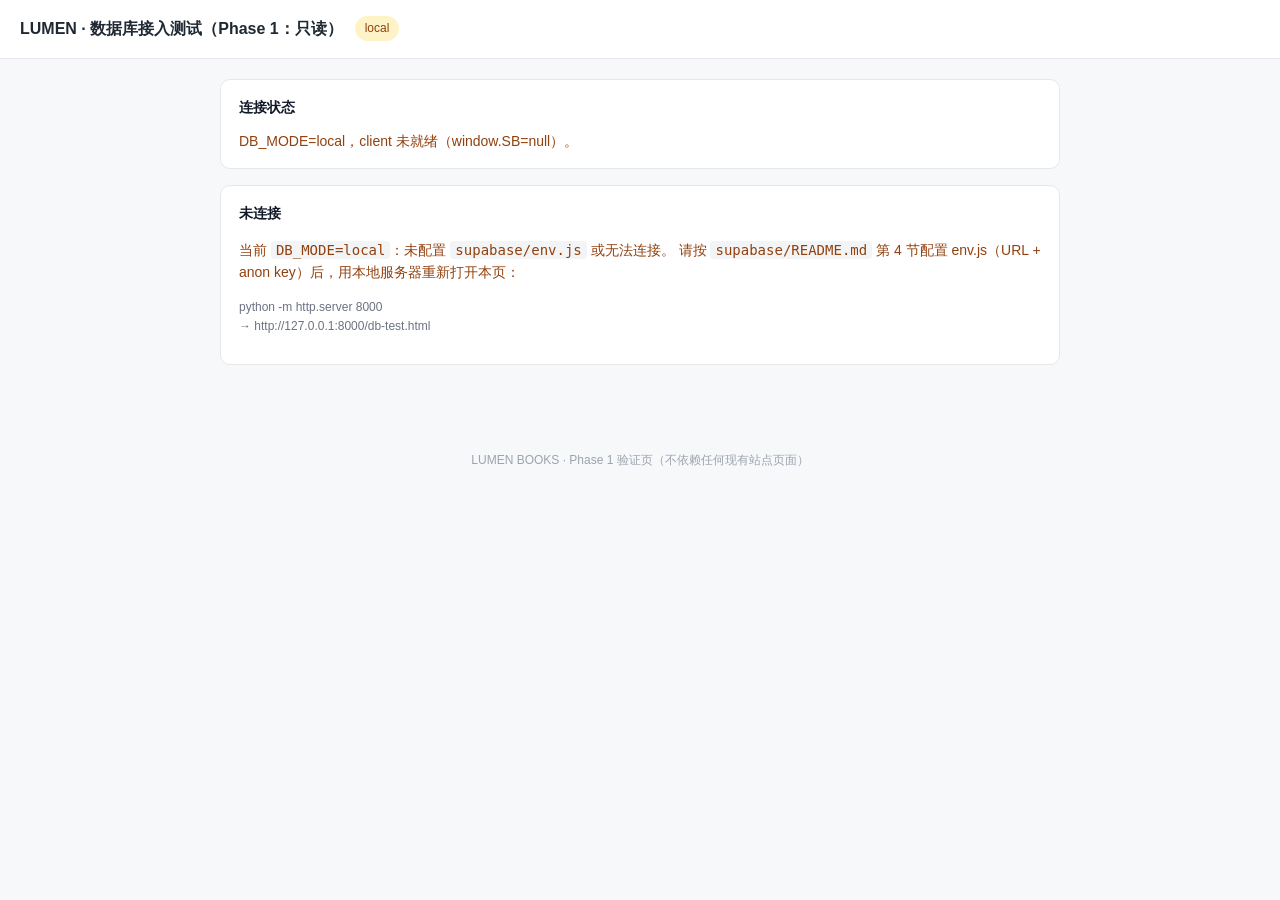
<file: db-test.html>
<!DOCTYPE html>
<html lang="zh-CN" data-db-mode="local">
<head>
<meta charset="UTF-8">
<meta name="viewport" content="width=device-width, initial-scale=1">
<title>LUMEN · DB 接入测试（Phase 1）</title>
<style>
  :root { color-scheme: light; }
  * { box-sizing: border-box; }
  body { margin: 0; font: 14px/1.6 -apple-system,"PingFang SC","Microsoft YaHei",sans-serif; color: #1f2933; background: #f7f8fa; }
  header { padding: 16px 20px; background: #fff; border-bottom: 1px solid #e5e7eb; display: flex; align-items: center; gap: 12px; }
  header h1 { font-size: 16px; margin: 0; }
  #mode { font-size: 12px; padding: 3px 10px; border-radius: 999px; background: #e5e7eb; color: #374151; }
  #mode.cloud { background: #dcfce7; color: #166534; }
  #mode.local { background: #fef3c7; color: #92400e; }
  main { max-width: 880px; margin: 20px auto; padding: 0 20px 40px; }
  section { background: #fff; border: 1px solid #e5e7eb; border-radius: 10px; padding: 16px 18px; margin-bottom: 16px; }
  h2 { font-size: 14px; margin: 0 0 12px; color: #111827; }
  table { width: 100%; border-collapse: collapse; }
  th, td { text-align: left; padding: 8px 10px; border-bottom: 1px solid #f0f1f3; vertical-align: top; }
  th { color: #6b7280; font-weight: 600; }
  .ok { color: #15803d; font-weight: 600; }
  .fail { color: #b91c1c; font-weight: 600; }
  .warn { color: #92400e; }
  code { background: #f3f4f6; padding: 1px 5px; border-radius: 4px; }
  .detail { color: #6b7280; font-size: 12px; white-space: pre-wrap; }
  footer { text-align: center; color: #9ca3af; font-size: 12px; padding: 10px; }
</style>
</head>
<body>
<header>
  <h1>LUMEN · 数据库接入测试（Phase 1：只读）</h1>
  <span id="mode" class="local">local</span>
</header>
<main>
  <section id="summary"><h2>连接状态</h2><div id="summary-body">检测中…</div></section>
  <section id="cloud" hidden>
    <h2>云端只读验证</h2>
    <table>
      <thead><tr><th>测试</th><th>结果</th><th>明细</th></tr></thead>
      <tbody id="reads"></tbody>
    </table>
  </section>
  <section id="writes" hidden>
    <h2>负面写测试（anon 不应有写权限）</h2>
    <table>
      <thead><tr><th>操作</th><th>期望</th><th>结果</th></tr></thead>
      <tbody id="neg"></tbody>
    </table>
  </section>
  <section id="local-note" hidden>
    <h2>未连接</h2>
    <p class="warn">当前 <code>DB_MODE=local</code>：未配置 <code>supabase/env.js</code> 或无法连接。
       请按 <code>supabase/README.md</code> 第 4 节配置 env.js（URL + anon key）后，用本地服务器重新打开本页：</p>
    <p class="detail">python -m http.server 8000<br>→ http://127.0.0.1:8000/db-test.html</p>
  </section>
</main>
<footer>LUMEN BOOKS · Phase 1 验证页（不依赖任何现有站点页面）</footer>

<script src="supabase/vendor/supabase.js"></script>
<script src="supabase/client.js"></script>
<script src="supabase/api.js"></script>
<script>
  function row(tbody, name, ok, detail) {
    var tr = document.createElement('tr');
    tr.innerHTML = '<td>' + name + '</td>' +
      '<td class="' + (ok === null ? 'warn' : (ok ? 'ok' : 'fail')) + '">' +
      (ok === null ? '⚠' : (ok ? '✓ PASS' : '✗ FAIL')) + '</td>' +
      '<td class="detail">' + (detail || '') + '</td>';
    document.getElementById(tbody).appendChild(tr);
  }

  window.SBReady.then(function () {
    var mode = window.DB_MODE || 'local';
    var badge = document.getElementById('mode');
    badge.textContent = mode;
    badge.className = mode;

    if (mode !== 'cloud' || !window.SB) {
      document.getElementById('summary-body').innerHTML =
        '<span class="warn">DB_MODE=' + mode + '，client 未就绪（window.SB=null）。</span>';
      document.getElementById('local-note').hidden = false;
      return;
    }

    document.getElementById('summary-body').innerHTML =
      '<span class="ok">已连接 Supabase（DB_MODE=cloud）。</span> 以下为只读与权限验证结果。';
    document.getElementById('cloud').hidden = false;
    document.getElementById('writes').hidden = false;
    runCloudTests();
  });

  async function runCloudTests() {
    /* ---- 只读验证 ---- */
    try {
      var catRes = await window.DB.categories.list();
      var cats = (catRes && catRes.data) || [];
      row('reads', '分类数量 = 5', cats.length === 5, '实际: ' + cats.length);
    } catch (e) { row('reads', '分类列表', false, e.message); }

    try {
      var bRes = await window.DB.books.list({ limit: 1000 });
      var books = (bRes && bRes.data) || [];
      row('reads', '书目总数 = 55', books.length === 55, '实际: ' + books.length);
    } catch (e) { row('reads', '书目列表', false, e.message); }

    try {
      var bySlug = await window.DB.books.bySlug('zhishenshizheng');
      var hit = (bySlug && bySlug.data) || null;
      row('reads', 'bySlug(zhishenshizheng) 命中', !!hit && /置身事内/.test(hit.title || ''),
        hit ? ('《' + hit.title + '》 / ' + hit.author) : 'null');
    } catch (e) { row('reads', 'bySlug', false, e.message); }

    try {
      var pend = await window.DB.books.list({ status: 'pending' });
      var p = (pend && pend.data) || [];
      row('reads', 'status=pending 数量 = 1', p.length === 1, '实际: ' + p.length + (p[0] ? ('（' + p[0].title + '）') : ''));
    } catch (e) { row('reads', 'pending 过滤', false, e.message); }

    /* ---- 负面写测试（anon 无写权限，期望被 RLS 拒绝）---- */
    var sample = { slug: 'test-should-fail', title: '不应写入', seed_key: 'test-should-fail', status: 'on', source: 'test' };

    var ins = await window.SB.from('books').insert(sample);
    row('neg', 'anon insert books', !!(ins.error), 'error: ' + (ins.error ? (ins.error.code + ' ' + ins.error.message) : '无（异常！）'));

    var upd = await window.SB.from('books').update({ title: 'x' }).eq('slug', 'zhishenshizheng');
    row('neg', 'anon update books', !!(upd.error), 'error: ' + (upd.error ? (upd.error.code + ' ' + upd.error.message) : '无（异常！）'));

    var del = await window.SB.from('books').delete().eq('slug', 'zhishenshizheng');
    row('neg', 'anon delete books', !!(del.error), 'error: ' + (del.error ? (del.error.code + ' ' + del.error.message) : '无（异常！）'));

    // 清理：若 insert 意外成功则删除（以 service 不便，这里仅提示）
    if (!ins.error) {
      row('neg', '清理意外写入', false, 'insert 未报错，请到 Dashboard 手工删除 test-should-fail');
    }
  }
</script>
</body>
</html>
</file>
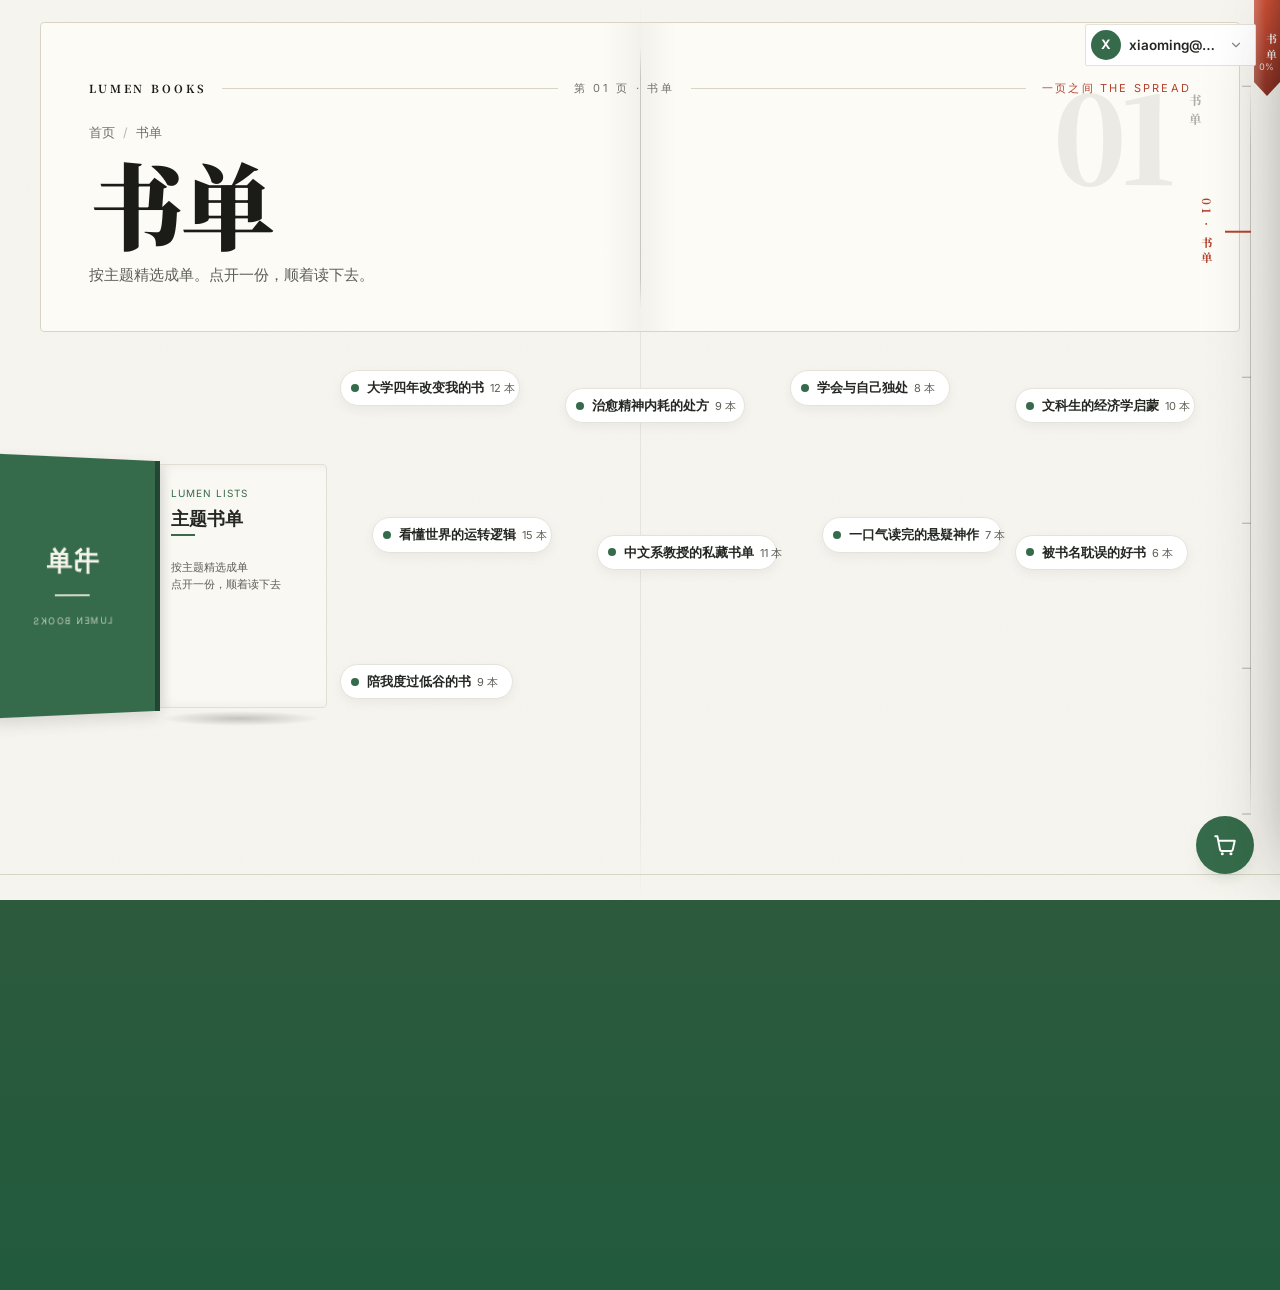
<file: lists.html>
<!DOCTYPE html>
<html lang="zh-CN">
<head>
<meta charset="UTF-8">
<meta name="viewport" content="width=device-width, initial-scale=1">
<title>书单 · LUMEN BOOKS</title>

<link rel="preconnect" href="https://fonts.googleapis.com">
<link rel="preconnect" href="https://fonts.gstatic.com" crossorigin>
<link href="https://fonts.googleapis.com/css2?family=Inter:wght@300;400;500;600;700;800;900&display=swap" rel="stylesheet">

<link rel="stylesheet" href="common.css">
<style>
button{font-family:inherit;cursor:pointer;}
.section-head{
  display:flex;align-items:flex-end;justify-content:space-between;
  gap:32px;margin-bottom:32px;
}
.section-head h2{
  font-size:clamp(26px,3vw,38px);font-weight:800;line-height:1.15;
  margin:0 0 10px;letter-spacing:-0.02em;color:var(--text);
}
.section-desc{color:var(--text-dim);max-width:560px;margin:0;font-size:15px;line-height:1.7;}
.btn-ghost{
  display:inline-flex;align-items:center;gap:8px;
  border:1.5px solid var(--line);color:var(--text);
  background:var(--glass-strong);font-size:14px;font-weight:600;
  padding:14px 28px;border-radius:999px;transition:.25s;
}
.icon-btn{
  width:40px;height:40px;border-radius:50%;
  border:1px solid var(--line);background:var(--glass-strong);
  display:grid;place-items:center;transition:.25s;
}
/* Page head */
.page-head{padding:16px 0 8px;}
.page-head-inner{padding:36px 40px;}
.breadcrumb{
  font-size:12.5px;color:var(--text-faint);
  display:flex;align-items:center;gap:8px;margin-bottom:14px;flex-wrap:wrap;
}
.breadcrumb a{transition:.25s;}
.breadcrumb a:hover{color:var(--accent);}
.breadcrumb .sep{opacity:.5;}
.page-title{
  font-size:clamp(26px,3vw,36px);font-weight:800;
  margin:0 0 8px;letter-spacing:-0.02em;color:var(--text);
}
.page-sub{color:var(--text-dim);margin:0;font-size:14.5px;max-width:680px;line-height:1.7;}
.page-sub b{color:var(--text);font-weight:600;}
/* ============================================================
   书单广场：卡片网格
   ============================================================ */
.list-grid{
  display:grid;grid-template-columns:repeat(3,1fr);gap:24px;
  padding:16px 0 32px;
}
.list-card h3{
  position:relative;z-index:1;
  font-size:19px;font-weight:700;line-height:1.45;
  margin:0 0 10px;letter-spacing:-0.01em;color:var(--text);transition:color .25s;
}
.list-card p{
  position:relative;z-index:1;color:var(--text-dim);
  font-size:14px;margin:0 0 24px;flex:1;line-height:1.65;
}
/* ============================================================
   书单详情：书目列表
   ============================================================ */
.detail-wrap{padding:16px 0 32px;}
.detail-hero{padding:40px 44px;display:grid;grid-template-columns:1fr auto;gap:36px;align-items:center;}
.detail-hero .list-meta{display:flex;align-items:center;gap:16px;margin-bottom:22px;flex-wrap:wrap;}
.detail-hero .covers{display:flex;align-items:center;}
.detail-hero .covers .mini{width:52px;}
.detail-hero .covers .mini + .mini{margin-left:-16px;}
.detail-hero h1{
  font-size:clamp(26px,3.2vw,40px);font-weight:800;
  margin:0 0 12px;letter-spacing:-0.02em;color:var(--text);line-height:1.15;
}
.detail-hero .desc{color:var(--text-dim);margin:0 0 22px;font-size:15px;line-height:1.75;max-width:620px;}
.detail-stats{
  display:flex;align-items:center;gap:26px;flex-wrap:wrap;
  font-size:13px;color:var(--text-faint);
}
.detail-stats b{color:var(--text);font-weight:700;font-size:15px;display:block;line-height:1.2;}
.detail-stats .stat{display:flex;flex-direction:column;gap:3px;}
.detail-stats .stat span{font-size:11.5px;letter-spacing:.08em;text-transform:uppercase;}
.detail-actions{display:flex;flex-direction:column;gap:12px;min-width:220px;}
.detail-actions .btn-primary,
.detail-actions .btn-ghost{justify-content:center;}
/* 书目列表 */
.book-rows{padding:12px 0 32px;}
.row-head{
  display:flex;align-items:center;justify-content:space-between;
  padding:20px 44px;border-bottom:1px solid var(--line);
}
.row-head h3{
  font-size:15px;font-weight:800;margin:0;letter-spacing:-0.01em;
  display:flex;align-items:center;gap:10px;
}
.row-head h3::before{
  content:'';width:8px;height:8px;border-radius:50%;background:var(--accent);flex:none;
}
.row-head .row-hint{font-size:12.5px;color:var(--text-faint);}
.book-row{
  display:grid;
  grid-template-columns:56px 1fr auto auto;
  align-items:center;gap:22px;
  padding:20px 44px;border-bottom:1px solid var(--line);
  transition:background .25s;
}
.book-row:last-child{border-bottom:0;}
.book-row:hover{background:rgba(0,0,0,.015);}
.row-idx{
  font-size:13px;color:var(--text-faint);font-weight:700;
  font-variant-numeric:tabular-nums;
}
.row-cover{
  width:56px;aspect-ratio:3/4.2;border-radius:5px;flex:none;
  background:var(--book-bg,#111);
  box-shadow:0 10px 20px -14px rgba(0,0,0,.4);
  border:1px solid rgba(255,255,255,.18);
  position:relative;overflow:hidden;
  grid-row:1 / 3;
}
.row-cover::before{
  content:'';position:absolute;top:0;bottom:0;left:0;width:5px;
  background:linear-gradient(180deg,rgba(255,255,255,.25),rgba(0,0,0,.25));
}
.row-info{min-width:0;grid-column:2;}
.row-info h4{
  font-size:16px;font-weight:700;margin:0 0 4px;color:var(--text);
  white-space:nowrap;overflow:hidden;text-overflow:ellipsis;
  transition:color .25s;
}
.book-row:hover .row-info h4{color:var(--accent);}
.row-info p{font-size:13px;color:var(--text-dim);margin:0;}
.row-info .note{
  margin-top:6px;font-size:12.5px;color:var(--text-faint);line-height:1.6;
  display:-webkit-box;-webkit-line-clamp:2;-webkit-box-orient:vertical;overflow:hidden;
}
.row-status{
  display:flex;flex-direction:column;align-items:flex-end;gap:4px;
  min-width:120px;
}
.row-status .price{
  font-size:17px;font-weight:800;color:var(--accent);letter-spacing:-0.02em;
}
.row-status .price small{font-size:12px;font-weight:700;margin-right:1px;}
.row-status .sub{font-size:11.5px;color:var(--text-faint);}
.row-status .sold-out{font-size:12px;color:var(--text-faint);font-weight:600;}
.row-cta{display:flex;gap:8px;}
.row-cta a{
  font-size:13px;font-weight:600;padding:9px 16px;border-radius:12px;
  border:1.5px solid var(--line);background:var(--glass-strong);color:var(--text);
  transition:.25s;white-space:nowrap;
}
.row-cta a:hover{border-color:var(--text);}
.row-cta a.primary{
  background:var(--text);color:#fff;border-color:var(--text);
}
.row-cta a.primary:hover{background:var(--accent);border-color:var(--accent);}
/* 空状态 */
.empty{
  padding:80px 24px;text-align:center;color:var(--text-faint);
}
.empty h3{font-size:18px;color:var(--text);margin:0 0 8px;font-weight:700;}
.empty p{font-size:14px;margin:0 0 20px;}
.footer-brand p{max-width:320px;line-height:1.75;color:var(--text-faint);margin:0;}
.footer-bottom span:last-child{font-weight:600;letter-spacing:.08em;}
/* Responsive */
@media (max-width:1080px){
  .list-grid{grid-template-columns:repeat(2,1fr);}
  .book-row{grid-template-columns:48px 1fr auto;gap:16px;padding:18px 28px;}
  .row-head{padding:18px 28px;}
  .row-cta{grid-column:2 / 4;justify-content:flex-end;margin-top:6px;}
}
@media (max-width:900px){
  .nav{display:none;}
  .detail-hero{grid-template-columns:1fr;padding:32px 28px;}
  .detail-actions{flex-direction:row;flex-wrap:wrap;min-width:0;}
  .footer-inner{grid-template-columns:1fr;gap:42px;}
  .site-footer{padding:48px 32px 0;}
}
@media (max-width:640px){
  .container{width:calc(100% - 32px);}
  .header-inner{padding:0 18px;}
  .list-grid{grid-template-columns:1fr;}
  .page-head-inner{padding:28px 22px;}
  .book-row{grid-template-columns:1fr;padding:20px 22px;gap:14px;}
  .row-cover{grid-row:auto;}
  .row-status{align-items:flex-start;min-width:0;}
  .row-cta{grid-column:auto;justify-content:flex-start;}
  .row-head{padding:16px 22px;}
  .footer-cols{grid-template-columns:1fr 1fr;}
}

/* ============================================================
   精装硬壳书 —— 书单广场的开场场景
   3D 书本（书脊 + 米白内页 + 深绿封面沿书脊翻开）+ 6 个话题纸签浮点
   （入场错峰 + 呼吸浮动）+ 原地速览卡片（统计 / 前 4 本书 / 直达详情）。
   配色接入全站变量（--accent 深绿），≤639px 时纸签换行、卡片居中弹层。
   ============================================================ */
/* 互动舞台：书本居左，右侧留给纸签云与速览卡片 */
.book-wrap{ position:relative; }

.book-interactive-wrapper{
  position:relative;
  width:100%;
  min-height:440px;
  margin:26px auto 8px;
  display:flex;
  align-items:center;
  justify-content:flex-start;
  padding:26px 20px 34px;
  box-sizing:border-box;
}

/* ---------------- 3D 书本造型与翻页 ---------------- */
.book-3d-container{
  position:relative;
  width:180px;height:250px;
  perspective:1400px;
  cursor:pointer;
  user-select:none;
  z-index:10;
  margin-left:clamp(48px,7vw,96px);   /* 左侧留出让翻开封面摆出的空间 */
  outline:none;
  flex:none;
}
.book-spine{
  position:absolute;left:0;top:0;width:10px;height:100%;
  background:var(--accent-hover,#16432d);
  border-radius:3px 0 0 3px;
  z-index:5;
}
/* 米白内页 */
.book-page-back{
  position:absolute;left:5px;top:3px;width:172px;height:244px;
  background:#faf8f3;
  border:1px solid #e2ded4;
  border-radius:0 4px 4px 0;
  box-shadow:inset 8px 0 12px rgba(0,0,0,.06);
  padding:20px 15px;box-sizing:border-box;
}
.page-content{display:flex;flex-direction:column;height:100%;}
.page-eyebrow{font-size:10px;color:var(--accent);letter-spacing:1px;}
.page-title-sm{font-size:18px;color:var(--text);margin:6px 0 4px;font-weight:800;line-height:1.25;}
.page-line{width:24px;height:2px;background:var(--accent);margin-bottom:12px;}
.page-desc{font-size:11px;color:var(--text-dim);line-height:1.5;}
/* 封面（以左书脊为轴旋转翻开） */
.book-cover-front{
  position:absolute;left:5px;top:0;width:175px;height:250px;
  background:var(--accent);
  border-radius:0 5px 5px 0;
  transform-origin:left center;
  transform-style:preserve-3d;
  transition:transform .6s ease-in-out, box-shadow .6s ease-in-out;
  box-shadow:4px 6px 15px rgba(0,0,0,.18);
  z-index:6;
  display:flex;align-items:center;justify-content:center;
}
.cover-content{text-align:center;color:#F7F4EC;}
.cover-title{font-size:26px;font-weight:800;letter-spacing:2px;display:block;}
.cover-deco-line{width:36px;height:2px;background:#F7F4EC;margin:10px auto;opacity:.8;}
.cover-sub{font-size:9px;letter-spacing:1.5px;opacity:.7;}
.book-3d-container.is-open .book-cover-front{
  transform:rotateY(-152deg);
  box-shadow:-6px 6px 15px rgba(0,0,0,.12);
}
.book-shadow{
  position:absolute;bottom:-15px;left:10px;width:160px;height:15px;
  background:radial-gradient(ellipse at center, rgba(0,0,0,.2) 0%, rgba(0,0,0,0) 70%);
  transition:opacity .6s ease;
}

/* ---------------- 话题浮点（纸签） ---------------- */
.floating-tags-container{
  position:absolute;
  left:300px;top:0;right:0;bottom:0;
  z-index:20;                 /* 压在翻开的封面上方 */
  pointer-events:none;
}
.tag-float-item{
  position:absolute;
  pointer-events:auto;
  background:var(--surface);
  border:1px solid var(--line);
  border-radius:20px;
  padding:6px 14px 6px 10px;
  display:flex;align-items:center;gap:8px;
  max-width:180px;                 /* 限宽：≤列距，配合网格保证互不遮挡 */
  box-shadow:0 4px 12px rgba(0,0,0,.05);
  cursor:pointer;
  opacity:0;
  transform:scale(.3);
  /* 弹跳入场：回弹缓动 + 缩放，入场后转入呼吸浮动 */
  transition:opacity .3s ease var(--dly-in,0s),
             transform .5s cubic-bezier(.34,1.56,.64,1) var(--dly-in,0s),
             border-color .2s ease, box-shadow .2s ease;
  user-select:none;
}
.book-interactive-wrapper.is-expanded .tag-float-item{
  opacity:1;
  transform:scale(1);
}
.tag-float-item:hover{
  border-color:var(--accent);
  box-shadow:0 6px 16px rgba(53,107,74,.15);
}
.tag-dot{width:8px;height:8px;border-radius:50%;background:var(--accent);flex-shrink:0;}
.tag-text-wrap{display:flex;align-items:baseline;gap:6px;}
.tag-title{font-size:13px;font-weight:600;color:var(--text);white-space:nowrap;}
.tag-count{font-size:11px;color:var(--text-dim);white-space:nowrap;}
/* 呼吸动画用 translate 属性，不干扰定位 transform */
@keyframes tagFloatBreathe{
  0%,100%{translate:0 0;}
  50%{translate:0 -3px;}
}
.book-interactive-wrapper.is-expanded .tag-float-item.breathe-active{
  animation:tagFloatBreathe 3.8s ease-in-out infinite;
}
/* 卡片打开时，其余纸签淡出 */
.book-interactive-wrapper.has-active-card .tag-float-item:not(.is-active-tag){
  opacity:.22 !important;
  pointer-events:none;
}

/* ---------------- 原地速览卡片 ---------------- */
.preview-card-popover{
  position:absolute;
  top:10px;left:280px;
  width:min(380px, calc(100% - 250px));
  background:var(--surface);
  border:1px solid var(--line);
  border-radius:12px;
  box-shadow:0 12px 32px rgba(0,0,0,.12);
  padding:20px;box-sizing:border-box;
  z-index:100;
  opacity:0;
  transform:scale(.94);
  transform-origin:left top;
  transition:opacity .3s cubic-bezier(.175,.885,.32,1.275), transform .3s cubic-bezier(.175,.885,.32,1.275);
  pointer-events:none;
}
.preview-card-popover:not([hidden]){
  opacity:1;
  transform:scale(1);
  pointer-events:auto;
}
.card-close-btn{
  position:absolute;top:12px;right:14px;
  background:none;border:none;font-size:16px;
  color:var(--text-dim);cursor:pointer;padding:4px;
}
.card-close-btn:hover{color:var(--text);}
.card-eyebrow{font-size:10px;color:var(--accent);text-transform:uppercase;letter-spacing:1px;font-weight:700;}
.card-title{font-size:16px;color:var(--text);margin:4px 0 6px;font-weight:700;}
.card-desc{font-size:12px;color:var(--text-dim);line-height:1.4;margin:0 0 6px;}
.card-curator{font-size:11px;color:#888;margin-bottom:12px;}
.card-stats-row{
  display:flex;justify-content:space-between;
  background:var(--surface-muted,#F7F4EC);
  border-radius:6px;padding:8px 10px;margin-bottom:12px;
}
.stat-item{text-align:center;}
.stat-val{font-size:13px;font-weight:700;color:var(--accent);display:block;}
.stat-lbl{font-size:10px;color:var(--text-dim);}
.preview-hd{font-size:11px;font-weight:700;color:var(--text);margin-bottom:6px;}
.preview-book-list{
  list-style:none;padding:0;margin:0;
  display:grid;grid-template-columns:1fr 1fr;gap:6px 12px;
}
.preview-book-item{
  font-size:11px;color:var(--text);
  white-space:nowrap;overflow:hidden;text-overflow:ellipsis;
}
.more-books-hint{font-size:10px;color:#999;margin-top:6px;text-align:right;}
.card-footer{margin-top:14px;}
.view-full-btn{
  display:block;width:100%;text-align:center;
  background:var(--accent);color:#fff;
  text-decoration:none;padding:8px 0;border-radius:6px;
  font-size:13px;font-weight:500;
  transition:background .2s ease;
}
.view-full-btn:hover{background:var(--accent-hover);}

/* #squareGrid 卡片网格保留在 DOM（renderSquare / 卡片点击仍引用它），仅视觉上隐藏 */
#squareGrid{ display:none; }

/* ---------------- 移动端 (≤639px) ---------------- */
@media (max-width:639px){
  .book-interactive-wrapper{
    flex-direction:column;
    align-items:flex-start;
    min-height:360px;
    padding:10px;
  }
  .book-3d-container{width:150px;height:210px;margin-left:10px;}
  .book-page-back{width:142px;height:204px;}
  .book-cover-front{width:145px;height:210px;}
  .floating-tags-container{
    position:relative;
    left:0;top:15px;width:100%;height:auto;
    display:flex;flex-wrap:wrap;gap:8px;
  }
  .tag-float-item{
    position:relative !important;
    top:auto !important;left:auto !important;
    max-width:128px;
    padding:4px 8px;
  }
  .tag-title{font-size:11px;overflow:hidden;text-overflow:ellipsis;}
  .preview-card-popover{
    position:fixed;
    top:50%;left:50%;
    width:min(380px, calc(100vw - 32px));
    transform:translate(-50%,-50%) scale(.94);
    transform-origin:center center;
  }
  .preview-card-popover:not([hidden]){
    transform:translate(-50%,-50%) scale(1);
  }
}

/* ---------------- 减少动效 ---------------- */
@media (prefers-reduced-motion: reduce){
  .book-cover-front,
  .tag-float-item,
  .preview-card-popover{
    transition:none !important;
    animation:none !important;
  }
}
</style>
<link rel="stylesheet" href="nav-ball.css">
<link rel="stylesheet" href="theme-mist.css">
<!-- 方案 B · 一页之间：出版物皮肤层（最后加载，覆盖以上所有样式） -->
<link rel="stylesheet" href="spread.css">
  <link rel="stylesheet" href="pt.css">
  <script>(function(){try{var f=JSON.parse(sessionStorage.getItem("lumen_pt")||"null");if(f&&Date.now()-f.t<30000){document.documentElement.classList.add("pt-pending");setTimeout(function(){document.documentElement.classList.remove("pt-pending")},3000);}}catch(e){}})();</script>
</head>
<body>
<div id="pt-panel" aria-hidden="true"></div>


<!-- ==================== 书单广场（默认视图） ==================== -->
<section class="page-head" id="viewSquare">
  <div class="container">
    <div class="surface page-head-inner">

      <div class="breadcrumb">
        <a href="index.html">首页</a>
        <span class="sep">/</span>
        <span>书单</span>
      </div>

      <h1 class="page-title">书单</h1>
      <p class="page-sub">
        按主题精选成单。点开一份，顺着读下去。
      </p>

    </div>
  </div>
</section>

<!-- ==================== 3D 书本 + 话题纸签 + 速览卡片（书单广场开场场景） ==================== -->
<section class="container">
  <div class="book-wrap" id="bookWrap">
    <div class="book-interactive-wrapper" id="bookInteractiveWrapper">
      <!-- 3D 实体书组件 -->
      <div class="book-3d-container" id="book3dContainer" tabindex="0" aria-label="点击或悬停翻开书单">
        <div class="book-spine"></div>
        <div class="book-page-back">
          <div class="page-content">
            <span class="page-eyebrow">LUMEN LISTS</span>
            <h4 class="page-title-sm">主题书单</h4>
            <div class="page-line"></div>
            <p class="page-desc">按主题精选成单<br>点开一份，顺着读下去</p>
          </div>
        </div>
        <div class="book-cover-front" id="bookCoverFront">
          <div class="cover-content">
            <span class="cover-title">书单</span>
            <div class="cover-deco-line"></div>
            <span class="cover-sub">LUMEN BOOKS</span>
          </div>
        </div>
        <div class="book-shadow"></div>
      </div>

      <!-- 6 个话题浮点（纸签，JS 渲染） -->
      <div class="floating-tags-container" id="floatingTagsContainer"></div>

      <!-- 原地速览卡片 -->
      <div class="preview-card-popover" id="previewCardPopover" role="dialog" aria-modal="true" aria-label="书单速览" hidden>
        <button class="card-close-btn" id="cardCloseBtn" aria-label="关闭速览卡片">✕</button>
        <div class="card-header">
          <span class="card-eyebrow">Curated List</span>
          <h3 class="card-title" id="cardTitle">--</h3>
          <p class="card-desc" id="cardDesc">--</p>
          <div class="card-curator" id="cardCurator">策展人：--</div>
        </div>
        <div class="card-stats-row" id="cardStatsRow">
          <div class="stat-item"><span class="stat-val" id="statTotal">-</span><span class="stat-lbl">共计本数</span></div>
          <div class="stat-item"><span class="stat-val" id="statOnSale">-</span><span class="stat-lbl">在售本数</span></div>
          <div class="stat-item"><span class="stat-val" id="statMinPrice">-</span><span class="stat-lbl">最低价</span></div>
          <div class="stat-item"><span class="stat-val" id="statFavs">-</span><span class="stat-lbl">收藏数</span></div>
        </div>
        <div class="card-books-preview">
          <div class="preview-hd">包含精选图书：</div>
          <ul class="preview-book-list" id="previewBookList"></ul>
          <div class="more-books-hint" id="moreBooksHint">... 其余图书见完整书单</div>
        </div>
        <div class="card-footer">
          <a href="#" class="view-full-btn" id="viewFullBtn">查看完整书单 →</a>
        </div>
      </div>
    </div>
  </div>
</section>

<section class="container" id="squareGrid">
  <div class="list-grid" id="listGrid">

    <article class="list-card reveal" data-list-id="1">
      <div class="card-covers">
        <span class="mini" style="--book-bg:#111111"></span>
        <span class="mini" style="--book-bg:#c0c0c0"></span>
        <span class="mini" style="--book-bg:#A1DB67"></span>
        <span class="mini-count">12 Books</span>
      </div>
      <h3>通识经典 · 认识世界的 12 种方式</h3>
      <p>从人类学到经济学，搭起你的知识坐标系。</p>
      <div class="card-foot">
        <span class="curator">馆员 · 陈老师</span>
        <span>12 本在售 · 最低 ¥8</span>
      </div>
    </article>

    <article class="list-card reveal" data-list-id="2">
      <div class="card-covers">
        <span class="mini" style="--book-bg:#A1DB67"></span>
        <span class="mini" style="--book-bg:#c0c0c0"></span>
        <span class="mini" style="--book-bg:#111111"></span>
        <span class="mini-count">9 Books</span>
      </div>
      <h3>写给年轻人的心理学入门</h3>
      <p>理解情绪、关系与自我，从这 9 本开始。</p>
      <div class="card-foot">
        <span class="curator">读者 · 苏昀</span>
        <span>9 本在售 · 最低 ¥6</span>
      </div>
    </article>

    <article class="list-card reveal" data-list-id="3">
      <div class="card-covers">
        <span class="mini" style="--book-bg:#A1DB67"></span>
        <span class="mini" style="--book-bg:#111111"></span>
        <span class="mini" style="--book-bg:#c0c0c0"></span>
        <span class="mini-count">15 Books</span>
      </div>
      <h3>中文写作与表达力提升书单</h3>
      <p>论文、报告、演讲，让文字成为底气。</p>
      <div class="card-foot">
        <span class="curator">写作中心 · 联合推荐</span>
        <span>15 本在售 · 最低 ¥5</span>
      </div>
    </article>

    <article class="list-card reveal" data-list-id="4">
      <div class="card-covers">
        <span class="mini" style="--book-bg:#c0c0c0"></span>
        <span class="mini" style="--book-bg:#111111"></span>
        <span class="mini" style="--book-bg:#A1DB67"></span>
        <span class="mini-count">8 Books</span>
      </div>
      <h3>技术与未来 · 人工智能通识读本</h3>
      <p>不写代码也能读懂的 AI 时代生存指南。</p>
      <div class="card-foot">
        <span class="curator">读者 · 郑一鸣</span>
        <span>8 本在售 · 最低 ¥12</span>
      </div>
    </article>

    <article class="list-card reveal" data-list-id="5">
      <div class="card-covers">
        <span class="mini" style="--book-bg:#A1DB67"></span>
        <span class="mini" style="--book-bg:#111111"></span>
        <span class="mini" style="--book-bg:#c0c0c0"></span>
        <span class="mini-count">11 Books</span>
      </div>
      <h3>夏日长篇小说 · 读不完的黄昏</h3>
      <p>适合假期一口气读完的 11 部长篇。</p>
      <div class="card-foot">
        <span class="curator">馆员 · 林筱</span>
        <span>11 本在售 · 最低 ¥9</span>
      </div>
    </article>

    <article class="list-card reveal" data-list-id="6">
      <div class="card-covers">
        <span class="mini" style="--book-bg:#111111"></span>
        <span class="mini" style="--book-bg:#A1DB67"></span>
        <span class="mini" style="--book-bg:#c0c0c0"></span>
        <span class="mini-count">10 Books</span>
      </div>
      <h3>毕业前想读一遍的十本书</h3>
      <p>关于选择、远方，以及成为什么样的人。</p>
      <div class="card-foot">
        <span class="curator">读者 · 何叙</span>
        <span>10 本在售 · 最低 ¥7</span>
      </div>
    </article>

  </div>
</section>

<!-- ==================== 书单详情（隐藏视图，带 ?id= 时显示） ==================== -->
<section class="page-head" id="viewDetail" style="display:none;">
  <div class="container">
    <div class="surface page-head-inner">

      <div class="breadcrumb">
        <a href="index.html">首页</a>
        <span class="sep">/</span>
        <a href="lists.html">书单</a>
        <span class="sep">/</span>
        <span id="crumbName">书单详情</span>
      </div>

      <div class="detail-hero" style="padding:0;">
        <div>
          <div class="list-meta">
            <div class="covers">
              <span class="mini" style="--book-bg:#111111"></span>
              <span class="mini" style="--book-bg:#c0c0c0"></span>
              <span class="mini" style="--book-bg:#A1DB67"></span>
            </div>
            <div>
              <span class="eyebrow" style="margin-bottom:6px;">Curated List</span>
              <div style="font-size:13px;color:var(--text-faint);" id="curatorLine">馆员 · 陈老师</div>
            </div>
          </div>

          <h1 id="detailTitle">通识经典 · 认识世界的 12 种方式</h1>
          <p class="desc" id="detailDesc">从人类学到经济学，搭起你的知识坐标系。</p>

          <div class="detail-stats">
            <div class="stat"><b id="statBooks">12</b><span>本书</span></div>
            <div class="stat"><b id="statOnSale">12</b><span>本在售</span></div>
            <div class="stat"><b id="statLow">¥8</b><span>最低价</span></div>
            <div class="stat"><b id="statFav">1.2k</b><span>人收藏</span></div>
          </div>
        </div>

        <div class="detail-actions">
          <a class="btn-primary" href="market.html" id="buyAllBtn">查看书单内全部在售 →</a>
          <a class="btn-ghost" href="lists.html">← 返回书单广场</a>
        </div>
      </div>

    </div>
  </div>
</section>

<section class="container" id="detailBooksWrap" style="display:none;">
  <div class="surface book-rows">
    <div class="row-head">
      <h3>书单内书目</h3>
      <span class="row-hint">点击「看在售」跳到在售列表，搜索同款二手</span>
    </div>
    <div id="bookRows"></div>
  </div>
</section>

<!-- ==================== Footer ==================== -->
<div class="site-footer-wrap">
  <footer class="site-footer container">
    <div class="footer-inner">

      <div class="footer-brand">
        <a class="logo" href="index.html">
          <span class="logo-mark">L</span>
          <span class="logo-text">
            <b>LUMEN</b>
            <em>Books</em>
          </span>
        </a>
        <p>大学生二手书流转平台 · 扫码卖书 · 按品相定价 · 担保交易。<br>让每一本旧书遇见下一位读者。</p>
      </div>

      <div class="footer-cols">
        <div>
          <h5>Discover</h5>
          <a href="lists.html">书单</a>
          <a href="market.html">淘书</a>
          <a href="reviews.html#wantedSection">寻书</a>
          <a href="reviews.html">书话</a>
        </div>
        <div>
          <h5>Service</h5>
          <a href="sell.html">卖书</a>
          <a href="sell.html#rules">回收规则</a>
          <a href="#">交易担保</a>
          <a href="#">售后仲裁</a>
        </div>
        <div>
          <h5>About</h5>
          <a href="#">平台规则</a>
          <a href="#">联系我们</a>
          <a href="#">使用条款</a>
          <a href="#">隐私说明</a>
        </div>
      </div>

    </div>
    <div class="footer-bottom">
      <span>© 2026 LUMEN BOOKS · 仅用于学习交流</span>
      <span>Reading makes us meet.</span>
    </div>
  </footer>
</div>

<script src="store.js"></script>
<script>
/* ============================================================
   书单数据：id → 书单信息
   书目本身（书名 / 作者 / 价格）统一以 store.js 的 CATALOG 为准，
   书单里只保留「书单语境」才有的东西：pub 展示串、note 推荐语、onSale。
   ============================================================ */
const LISTS = {
  1: {
    title: '通识经典 · 认识世界的 12 种方式',
    desc: '从人类学到经济学，搭起你的知识坐标系。',
    curator: '馆员 · 陈老师',
    fav: '1.2k',
    books: [
      { title:'人类简史：从动物到上帝', author:'尤瓦尔·赫拉利', pub:'中信出版社 · 2014', note:'理解人类如何从普通动物走到今天。', price:20, onSale:true },
      { title:'枪炮、病菌与钢铁', author:'贾雷德·戴蒙德', pub:'中信出版社 · 2016', note:'地理与环境的长期影响，解释文明差异。', price:16, onSale:true },
      { title:'置身事内：中国政府与经济发展', author:'兰小欢', pub:'上海人民出版社 · 2021', note:'把地方政府的行为逻辑讲得最清楚的一本。', price:18, onSale:true },
      { title:'思考，快与慢', author:'丹尼尔·卡尼曼', pub:'中信出版社 · 2012', note:'系统 1 与系统 2，决策心理学的入门经典。', price:28, onSale:true },
      { title:'乡土中国', author:'费孝通', pub:'北京大学出版社 · 2012', note:'理解中国社会结构的必读书。', price:9, onSale:true },
      { title:'社会学的想象力', author:'C. 赖特·米尔斯', pub:'北京师范大学出版社 · 2017', note:'把个人困境放到社会结构中去看。', price:14, onSale:true },
      { title:'瓦尔登湖', author:'亨利·戴维·梭罗', pub:'人民文学出版社 · 2018', note:'独居湖畔两年，关于简朴与自由的思考。', price:15, onSale:true },
      { title:'百年孤独', author:'加西亚·马尔克斯', pub:'南海出版公司 · 2017', note:'魔幻现实主义的巅峰之作。', price:12, onSale:true },
      { title:'被讨厌的勇气', author:'岸见一郎 · 古贺史健', pub:'机械工业出版社 · 2020', note:'阿德勒心理学，关于课题分离与自由。', price:22, onSale:true },
      { title:'人类群星闪耀时', author:'斯蒂芬·茨威格', pub:'生活·读书·新知三联书店 · 2015', note:'十四个改变历史的瞬间。', price:18, onSale:true },
      { title:'万历十五年', author:'黄仁宇', pub:'中华书局 · 2006', note:'从一年切入，看一个王朝的结构性困境。', price:16, onSale:true },
      { title:'月亮与六便士', author:'毛姆', pub:'上海译文出版社 · 2018', note:'关于理想与现实的永恒拷问。', price:13, onSale:true }
    ]
  },
  2: {
    title: '写给年轻人的心理学入门',
    desc: '理解情绪、关系与自我，从这 9 本开始。',
    curator: '读者 · 苏昀',
    fav: '986',
    books: [
      { title:'被讨厌的勇气', author:'岸见一郎 · 古贺史健', pub:'机械工业出版社 · 2020', note:'阿德勒心理学，关于课题分离与自由。', price:22, onSale:true },
      { title:'思考，快与慢', author:'丹尼尔·卡尼曼', pub:'中信出版社 · 2012', note:'系统 1 与系统 2，决策心理学的入门经典。', price:28, onSale:true },
      { title:'乌合之众', author:'古斯塔夫·勒庞', pub:'中央编译出版社 · 2018', note:'群体心理的经典观察。', price:12, onSale:true },
      { title:'爱的艺术', author:'艾里希·弗洛姆', pub:'上海译文出版社 · 2018', note:'爱不是运气，是一种能力。', price:14, onSale:true },
      { title:'我们时代的神经症人格', author:'卡伦·霍妮', pub:'译林出版社 · 2016', note:'焦虑与内心冲突的深层分析。', price:18, onSale:true },
      { title:'自控力', author:'凯利·麦格尼格尔', pub:'文化发展出版社 · 2012', note:'关于意志力的科学解释。', price:16, onSale:false },
      { title:'非暴力沟通', author:'马歇尔·卢森堡', pub:'华夏出版社 · 2009', note:'让表达不再伤人的沟通方式。', price:15, onSale:true },
      { title:'亲密关系', author:'罗兰·米勒', pub:'人民邮电出版社 · 2015', note:'关于关系的研究综述。', price:32, onSale:true },
      { title:'影响力', author:'罗伯特·西奥迪尼', pub:'北京联合出版公司 · 2016', note:'六大说服原理。', price:20, onSale:true }
    ]
  },
  3: {
    title: '中文写作与表达力提升书单',
    desc: '论文、报告、演讲，让文字成为底气。',
    curator: '写作中心 · 联合推荐',
    fav: '1.5k',
    books: [
      { title:'文心', author:'夏丏尊 · 叶圣陶', pub:'生活·读书·新知三联书店 · 2008', note:'把写作讲得像聊天一样清楚。', price:12, onSale:true },
      { title:'写作这回事', author:'斯蒂芬·金', pub:'上海文艺出版社 · 2014', note:'大师级的写作回忆与建议。', price:18, onSale:true },
      { title:'风格感觉', author:'史蒂芬·平克', pub:'机械工业出版社 · 2018', note:'21 世纪写作指南。', price:36, onSale:true },
      { title:'非虚构写作指南', author:'威廉·津瑟', pub:'中国人民大学出版社 · 2017', note:'非虚构写作的经典教材。', price:22, onSale:true },
      { title:'金字塔原理', author:'芭芭拉·明托', pub:'南海出版公司 · 2013', note:'结构化表达与思考的方法。', price:24, onSale:true },
      { title:'学会提问', author:'尼尔·布朗', pub:'机械工业出版社 · 2019', note:'批判性思维入门。', price:20, onSale:true },
      { title:'中式英语之鉴', author:'琼·平卡姆', pub:'外语教学与研究出版社 · 2000', note:'中译英常见问题指南。', price:26, onSale:true },
      { title:'修辞学', author:'亚里士多德', pub:'上海人民出版社 · 2018', note:'西方修辞学的源头。', price:28, onSale:false },
      { title:'论文写作与学术规范', author:'李怀祖', pub:'西安交通大学出版社 · 2016', note:'学术写作的规范与流程。', price:19, onSale:true },
      { title:'演讲的力量', author:'克里斯·安德森', pub:'中信出版社 · 2016', note:'TED 掌门人的演讲方法。', price:21, onSale:true },
      { title:'故事', author:'罗伯特·麦基', pub:'天津人民出版社 · 2014', note:'关于故事结构的权威之作。', price:38, onSale:true },
      { title:'文案训练手册', author:'约瑟夫·休格曼', pub:'中信出版社 · 2011', note:'广告文案的实战经验。', price:18, onSale:true },
      { title:'写作是门手艺', author:'刘军强', pub:'广西师范大学出版社 · 2020', note:'面向中文写作的方法书。', price:25, onSale:true },
      { title:'如何阅读一本书', author:'莫提默·艾德勒', pub:'商务印书馆 · 2004', note:'阅读方法论的基础。', price:23, onSale:true },
      { title:'有效写作', author:'约翰·比蒂', pub:'世界图书出版公司 · 2014', note:'英文写作的实用建议。', price:17, onSale:true }
    ]
  },
  4: {
    title: '技术与未来 · 人工智能通识读本',
    desc: '不写代码也能读懂的 AI 时代生存指南。',
    curator: '读者 · 郑一鸣',
    fav: '2.3k',
    books: [
      { title:'人工智能简史', author:'尼克', pub:'人民邮电出版社 · 2017', note:'AI 发展的完整脉络。', price:28, onSale:true },
      { title:'生命 3.0', author:'迈克斯·泰格马克', pub:'浙江人民出版社 · 2018', note:'人工智能时代的人类命运。', price:32, onSale:true },
      { title:'AI·未来', author:'李开复', pub:'浙江人民出版社 · 2018', note:'AI 对中国社会与产业的影响。', price:24, onSale:true },
      { title:'超级智能', author:'尼克·波斯特洛姆', pub:'中信出版社 · 2015', note:'关于超级智能的风险与路径。', price:30, onSale:true },
      { title:'人类简史', author:'尤瓦尔·赫拉利', pub:'中信出版社 · 2014', note:'从认知革命到科技革命。', price:20, onSale:true },
      { title:'未来简史', author:'尤瓦尔·赫拉利', pub:'中信出版社 · 2017', note:'数据主义与人文主义的未来。', price:26, onSale:true },
      { title:'深度学习', author:'伊恩·古德费洛', pub:'人民邮电出版社 · 2017', note:'深度学习领域的权威教材。', price:58, onSale:false },
      { title:'算法图解', author:'阿迪蒂亚·巴尔加瓦', pub:'人民邮电出版社 · 2017', note:'用图讲算法的入门书。', price:22, onSale:true }
    ]
  },
  5: {
    title: '夏日长篇小说 · 读不完的黄昏',
    desc: '适合假期一口气读完的 11 部长篇。',
    curator: '馆员 · 林筱',
    fav: '874',
    books: [
      { title:'百年孤独', author:'加西亚·马尔克斯', pub:'南海出版公司 · 2017', note:'魔幻现实主义的巅峰之作。', price:12, onSale:true },
      { title:'霍乱时期的爱情', author:'加西亚·马尔克斯', pub:'南海出版公司 · 2012', note:'一场跨越半个世纪的爱情。', price:18, onSale:true },
      { title:'追风筝的人', author:'卡勒德·胡赛尼', pub:'上海人民出版社 · 2006', note:'关于救赎与友谊。', price:14, onSale:true },
      { title:'1984', author:'乔治·奥威尔', pub:'上海译文出版社 · 2009', note:'反乌托邦的经典。', price:13, onSale:true },
      { title:'美丽新世界', author:'阿道司·赫胥黎', pub:'上海译文出版社 · 2017', note:'另一种反乌托邦想象。', price:15, onSale:true },
      { title:'局外人', author:'阿尔贝·加缪', pub:'上海译文出版社 · 2013', note:'荒诞哲学的代表小说。', price:12, onSale:true },
      { title:'挪威的森林', author:'村上春树', pub:'上海译文出版社 · 2007', note:'关于青春与失去。', price:16, onSale:true },
      { title:'海边的卡夫卡', author:'村上春树', pub:'上海译文出版社 · 2007', note:'现实与隐喻交织的旅程。', price:19, onSale:true },
      { title:'杀死一只知更鸟', author:'哈珀·李', pub:'译林出版社 · 2016', note:'关于正义与成长。', price:17, onSale:true },
      { title:'了不起的盖茨比', author:'菲茨杰拉德', pub:'上海译文出版社 · 2013', note:'爵士时代的挽歌。', price:11, onSale:true },
      { title:'安娜·卡列尼娜', author:'列夫·托尔斯泰', pub:'上海译文出版社 · 2010', note:'关于爱、婚姻与社会的长篇。', price:28, onSale:true }
    ]
  },
  6: {
    title: '毕业前想读一遍的十本书',
    desc: '关于选择、远方，以及成为什么样的人。',
    curator: '读者 · 何叙',
    fav: '1.1k',
    books: [
      { title:'月亮与六便士', author:'毛姆', pub:'上海译文出版社 · 2018', note:'关于理想与现实的永恒拷问。', price:13, onSale:true },
      { title:'麦田里的守望者', author:'J.D. 塞林格', pub:'译林出版社 · 2010', note:'青春期的迷茫与反抗。', price:14, onSale:true },
      { title:'在路上', author:'杰克·凯鲁亚克', pub:'上海译文出版社 · 2006', note:'垮掉的一代的精神地图。', price:18, onSale:true },
      { title:'瓦尔登湖', author:'亨利·戴维·梭罗', pub:'人民文学出版社 · 2018', note:'独居湖畔两年，关于简朴与自由的思考。', price:15, onSale:true },
      { title:'当我谈跑步时我谈些什么', author:'村上春树', pub:'南海出版公司 · 2009', note:'关于坚持与写作的随笔。', price:16, onSale:true },
      { title:'人类群星闪耀时', author:'斯蒂芬·茨威格', pub:'生活·读书·新知三联书店 · 2015', note:'十四个改变历史的瞬间。', price:18, onSale:true },
      { title:'苏东坡传', author:'林语堂', pub:'湖南文艺出版社 · 2018', note:'一个有趣灵魂的一生。', price:22, onSale:true },
      { title:'给青年的十二封信', author:'朱光潜', pub:'中华书局 · 2013', note:'关于读书、升学与人生。', price:12, onSale:true },
      { title:'悉达多', author:'赫尔曼·黑塞', pub:'上海人民出版社 · 2015', note:'一个人寻找自我的旅程。', price:15, onSale:true },
      { title:'小王子', author:'安东尼·德·圣埃克苏佩里', pub:'人民文学出版社 · 2003', note:'写给大人的童话。', price:9, onSale:true }
    ]
  }
};

/* ============================================================
   书名 → 书目 id：让书单里的价格 / 书名 / 作者统一由 store.js 提供
   ============================================================ */
const CATALOG_BY_TITLE = (function () {
  const map = {};
  Object.keys(Store.catalog).forEach(function (id) {
    map[Store.catalog[id].title.replace(/[《》]/g, '')] = id;
  });
  return map;
})();

function storeBookOf(title) {
  const key = String(title).replace(/[《》]/g, '');
  let id = CATALOG_BY_TITLE[key];
  if (!id) {
    /* 允许简称命中（如书单里的「人类简史」） */
    const keys = Object.keys(CATALOG_BY_TITLE);
    for (let i = 0; i < keys.length; i++) {
      if (keys[i].indexOf(key) === 0 || key.indexOf(keys[i]) === 0) { id = CATALOG_BY_TITLE[keys[i]]; break; }
    }
  }
  return id ? Store.getBook(id) : null;
}

/* ============================================================
   视图切换：根据 URL 参数决定显示广场还是详情
   ============================================================ */
const params = new URLSearchParams(location.search);
const listId = params.get('id');

const viewSquare = document.getElementById('viewSquare');
const squareGrid = document.getElementById('squareGrid');
const viewDetail = document.getElementById('viewDetail');
const detailBooksWrap = document.getElementById('detailBooksWrap');

function renderSquare(){
  viewSquare.style.display = '';
  squareGrid.style.display = 'none';   /* 网格保留在 DOM 仅隐藏：主内容是展开的书本 */
  viewDetail.style.display = 'none';
  detailBooksWrap.style.display = 'none';
  /* 书单广场视图：显示精装书场景 */
  const bookWrap = document.getElementById('bookWrap');
  if (bookWrap) bookWrap.style.display = '';

  // 卡片点击 → 进入详情
  document.querySelectorAll('#listGrid .list-card').forEach(card => {
    card.style.cursor = 'pointer';
    card.addEventListener('click', () => {
      const id = card.getAttribute('data-list-id');
      location.href = 'lists.html?id=' + id;
    });
  });
}

function renderDetail(id){
  const data = LISTS[id];
  if (!data) { renderSquare(); return; }

  viewSquare.style.display = 'none';
  squareGrid.style.display = 'none';
  viewDetail.style.display = '';
  detailBooksWrap.style.display = '';
  /* 书单详情视图：隐藏精装书场景 */
  const bookWrap = document.getElementById('bookWrap');
  if (bookWrap) bookWrap.style.display = 'none';

  // 填充头部
  document.getElementById('crumbName').textContent = data.title;
  document.getElementById('detailTitle').textContent = data.title;
  document.getElementById('detailDesc').textContent  = data.desc;
  document.getElementById('curatorLine').textContent = data.curator;
  document.title = data.title + ' · LUMEN BOOKS';

  /* 书单条目 → 与 store.js 目录对齐（书名 / 作者 / 价格以目录为准） */
  const rows = data.books.map(function (book) {
    const sb = storeBookOf(book.title);
    return {
      title:  sb ? sb.title  : book.title,
      author: sb ? sb.author : book.author,
      pub:    book.pub,
      note:   book.note,
      onSale: book.onSale,
      price:  sb ? sb.price  : book.price
    };
  });

  const onSaleCount = rows.filter(b => b.onSale).length;
  const lowest = Math.min.apply(null, rows.filter(b => b.onSale).map(b => b.price));

  document.getElementById('statBooks').textContent   = rows.length;
  document.getElementById('statOnSale').textContent  = onSaleCount;
  document.getElementById('statLow').textContent     = '¥' + lowest;
  document.getElementById('statFav').textContent     = data.fav;

  // 「查看书单内全部在售」→ market.html（无参数，演示阶段）
  document.getElementById('buyAllBtn').href = 'market.html';

  // 渲染书目
  const rowsEl = document.getElementById('bookRows');
  const byTitle = {};
  Object.keys(Store.catalog).forEach(function (k) { byTitle[Store.catalog[k].title] = k; });
  rowsEl.innerHTML = rows.map((b, i) => {
    const cid = byTitle[b.title] || null;
    const q = encodeURIComponent(b.title);
    const priceHtml = b.onSale
      ? `<span class="price"><small>¥</small>${b.price}</span><span class="sub">在售</span>`
      : `<span class="sold-out">暂无在售</span>`;

    const cta = b.onSale
      ? `<a class="primary" href="market.html?q=${q}">看在售 →</a>`
      : `<a href="market.html?q=${q}">搜索同款</a>`;

    return `
      <div class="book-row reveal">
        <span class="row-idx">${String(i+1).padStart(2,'0')}</span>
        <span class="row-cover" style="--book-bg:${i % 3 === 0 ? '#111111' : i % 3 === 1 ? '#c0c0c0' : '#A1DB67'};"${cid ? ` data-cover="${cid}"` : ''}></span>
        <div class="row-info">
          <h4>${b.title}</h4>
          <p>${b.author} · ${b.pub}</p>
          <div class="note">${b.note}</div>
        </div>
        <div class="row-status">${priceHtml}</div>
        <div class="row-cta">${cta}</div>
      </div>
    `;
  }).join('');
  Store.applyCovers(rowsEl);

  // 对新生成的 .reveal 重新观察
  document.querySelectorAll('#bookRows .reveal').forEach(el => {
    el.classList.add('in');
  });
}

/* 启动 */
if (listId) {
  renderDetail(listId);
} else {
  renderSquare();
}

/* ---------- Reveal 广场卡片 ---------- */
const io = new IntersectionObserver((entries) => {
  entries.forEach((entry, i) => {
    if (entry.isIntersecting) {
      entry.target.style.transitionDelay = (i % 3) * 80 + 'ms';
      entry.target.classList.add('in');
      io.unobserve(entry.target);
    }
  });
}, { threshold: 0.08, rootMargin: '0px 0px -40px 0px' });
document.querySelectorAll('#listGrid .reveal').forEach(el => io.observe(el));

/* ============================================================
   3D 书本 + 话题纸签 + 原地速览卡片 —— 书单广场开场场景
   数据源 = 本页 LISTS（真实书单），悬停/点击翻书 → 纸签入场 →
   点击纸签弹出速览卡片（统计 + 前 4 本）→「查看完整书单」进详情。
   ============================================================ */
(function () {
  const wrapper = document.getElementById('bookInteractiveWrapper');
  const book3d = document.getElementById('book3dContainer');
  if (!wrapper || !book3d) return;

  /* 详情视图不初始化（renderDetail 已隐藏场景） */
  const params = new URLSearchParams(location.search);
  if (params.get('id')) return;

  const reduce = window.matchMedia('(prefers-reduced-motion: reduce)').matches;
  const canHover = window.matchMedia('(hover:hover) and (pointer:fine)').matches;
  const tagsContainer = document.getElementById('floatingTagsContainer');
  const popover = document.getElementById('previewCardPopover');
  const closeBtn = document.getElementById('cardCloseBtn');
  const viewFullBtn = document.getElementById('viewFullBtn');

  let activeTagElement = null;
  let lastFocusedElement = null;
  let hoverTimer = null;

  /* 由 LISTS 派生卡片数据（真实：本数 / 在售 / 最低价 / 收藏 / 前 4 本） */
  const listsData = Object.keys(LISTS).map(function (id) {
    const L = LISTS[id];
    const onSale = L.books.filter(b => b.onSale);
    const minPrice = onSale.length ? Math.min.apply(null, onSale.map(b => b.price)) : null;
    return {
      id: id,
      title: L.title,
      desc: L.desc,
      curator: L.curator,
      totalCount: L.books.length,
      onSaleCount: onSale.length,
      minPrice: minPrice,
      favCount: L.fav,
      books: L.books.slice(0, 4).map(b => ({ name: b.title, author: b.author }))
    };
  });

  /* 9 个话题纸签：与 reviews.html 话题栏共用同一套话题体系（数字 id 对应）。
     点击 → 速览卡片 →「查看完整书单」跳转 lists.html?id=<话题id>。 */
  const TOPICS = [
    { id: 1,  title: '大学四年改变我的书',     tag: '12 本', fav: '2.1k', desc: '从入学到毕业，重塑认知与选择的那些书。' },
    { id: 5,  title: '治愈精神内耗的处方',     tag: '9 本',  fav: '986',  desc: '拒绝焦虑与内耗，学会与情绪相处。' },
    { id: 6,  title: '学会与自己独处',         tag: '8 本',  fav: '1.5k', desc: '一个人也能过得丰盛的练习册。' },
    { id: 9,  title: '文科生的经济学启蒙',     tag: '10 本', fav: '2.3k', desc: '不写模型也能读懂的经济逻辑。' },
    { id: 10, title: '看懂世界的运转逻辑',     tag: '15 本', fav: '874',  desc: '社会、制度与结构，把世界拆开给你看。' },
    { id: 12, title: '中文系教授的私藏书单',   tag: '11 本', fav: '1.1k', desc: '课堂之外的私房推荐，从古典到现代。' },
    { id: 13, title: '一口气读完的悬疑神作',   tag: '7 本',  fav: '642',  desc: '翻开就停不下来的枕边悬念。' },
    { id: 15, title: '被书名耽误的好书',       tag: '6 本',  fav: '518',  desc: '名字劝退、内容封神的宝藏书。' },
    { id: 20, title: '陪我度过低谷的书',       tag: '9 本',  fav: '703',  desc: '在那些难捱的日子里托住你的文字。' }
  ];
  const TAGS = TOPICS.map(function (t) {
    return {
      kind: 'topic',
      title: t.title,
      sub: t.tag,
      card: {
        id: t.id, title: t.title, desc: t.desc, curator: 'LUMEN 话题',
        totalCount: parseInt(t.tag, 10), onSaleCount: null, minPrice: null,
        favCount: t.fav, books: []
      }
    };
  });

  /* 确定性网格定位：按容器实测宽度选列数（4/3/2），
     行内奇数行右移半列、列内上下错落，配合 CSS max-width 保证互不遮挡。 */
  function gridPos(index, n, cols) {
    const rows = Math.ceil(n / cols);
    const col = index % cols;
    const row = Math.floor(index / cols);
    const cw = 100 / cols, rh = 100 / rows;
    let left = col * cw + (row % 2 ? cw * 0.14 : 0);
    let top = row * rh + (col % 2 ? rh * 0.12 : 0);
    if (left > 100 - cw) left = 100 - cw;      // 防右越界
    return { left: left.toFixed(2) + '%', top: top.toFixed(2) + '%' };
  }

  function tagCols() {
    const w = tagsContainer.clientWidth || 600;
    return w >= 880 ? 4 : (w >= 560 ? 3 : 2);
  }

  /* ---------------- 渲染 20 个纸签 ---------------- */
  function renderFloatingTags() {
    tagsContainer.innerHTML = '';
    const cols = tagCols();
    TAGS.forEach(function (t, index) {
      const tag = document.createElement('div');
      tag.className = 'tag-float-item';
      tag.setAttribute('role', 'button');
      tag.setAttribute('tabindex', '0');
      tag.dataset.id = t.card.id;
      tag.setAttribute('aria-label', '话题：' + t.title + '（' + t.sub + '），打开速览');

      const pos = gridPos(index, TAGS.length, cols);
      tag.style.top = pos.top;
      tag.style.left = pos.left;
      tag.style.transitionDelay = (index * 0.08) + 's';
      tag.style.animationDelay = (index * 0.22) + 's';

      tag.innerHTML =
        '<span class="tag-dot"></span>' +
        '<div class="tag-text-wrap">' +
          '<span class="tag-title">' + t.title + '</span>' +
          '<span class="tag-count">' + t.sub + '</span>' +
        '</div>';

      tag.addEventListener('click', function (e) {
        e.stopPropagation();
        openPreviewCard(t.card, tag);
      });
      /* 键盘可达：Enter / 空格打开 */
      tag.addEventListener('keydown', function (e) {
        if (e.key === 'Enter' || e.key === ' ') {
          e.preventDefault();
          openPreviewCard(t.card, tag);
        }
      });

      tagsContainer.appendChild(tag);
    });
  }

  /* ---------------- 翻开 / 合上 ---------------- */
  function openBook() {
    book3d.classList.add('is-open');
    wrapper.classList.add('is-expanded');
    if (reduce) return;
    setTimeout(function () {
      tagsContainer.querySelectorAll('.tag-float-item').forEach(function (t) {
        t.classList.add('breathe-active');
      });
    }, 600);
  }

  function closeBook() {
    if (!popover.hasAttribute('hidden')) return;   /* 卡片打开中不合书 */
    book3d.classList.remove('is-open');
    wrapper.classList.remove('is-expanded');
    tagsContainer.querySelectorAll('.tag-float-item').forEach(function (t) {
      t.classList.remove('breathe-active');
    });
  }

  const isMobile = window.innerWidth <= 639;

  if (!isMobile && canHover) {
    /* 桌面：每次进入页面自动翻开（延迟 500ms 等首屏渲染） */
    setTimeout(openBook, 500);
    book3d.addEventListener('mouseenter', function () {
      clearTimeout(hoverTimer);
      openBook();
    });
    wrapper.addEventListener('mouseleave', function () {
      hoverTimer = setTimeout(closeBook, 220);
    });
  } else {
    /* 移动端：点按切换 */
    book3d.addEventListener('click', function () {
      if (book3d.classList.contains('is-open')) closeBook();
      else openBook();
    });
  }

  /* 键盘：书本上 Enter / 空格翻合 */
  book3d.addEventListener('keydown', function (e) {
    if (e.key === 'Enter' || e.key === ' ') {
      e.preventDefault();
      if (book3d.classList.contains('is-open')) closeBook();
      else openBook();
    }
  });

  /* ---------------- 速览卡片 ---------------- */
  function openPreviewCard(data, tagEl) {
    lastFocusedElement = tagEl;
    activeTagElement = tagEl;

    tagsContainer.querySelectorAll('.tag-float-item').forEach(function (t) {
      t.classList.remove('is-active-tag');
    });
    tagEl.classList.add('is-active-tag');
    wrapper.classList.add('has-active-card');

    document.getElementById('cardTitle').textContent = data.title;
    document.getElementById('cardDesc').textContent = data.desc;
    document.getElementById('cardCurator').textContent = '策展人：' + data.curator;
    document.getElementById('statTotal').textContent = data.totalCount + ' 本';
    document.getElementById('statOnSale').textContent =
      data.onSaleCount !== null ? data.onSaleCount + ' 本' : '—';
    document.getElementById('statMinPrice').textContent =
      data.minPrice !== null ? '¥' + data.minPrice.toFixed(2) : '—';
    document.getElementById('statFavs').textContent = data.favCount;

    const bookList = document.getElementById('previewBookList');
    bookList.innerHTML = '';
    data.books.forEach(function (b, idx) {
      const li = document.createElement('li');
      li.className = 'preview-book-item';
      li.textContent = (idx + 1) + '. 《' + b.name + '》 - ' + b.author;
      bookList.appendChild(li);
    });
    /* 话题书单暂无书目数据时，隐藏图书预读区 */
    const hasBooks = data.books.length > 0;
    document.querySelector('.card-books-preview').style.display = hasBooks ? '' : 'none';
    document.getElementById('moreBooksHint').style.display =
      (hasBooks && data.totalCount > 4) ? '' : 'none';

    /* 直达详情（复用本页 ?id= 路由） */
    viewFullBtn.href = 'lists.html?id=' + data.id;

    popover.removeAttribute('hidden');
    openBook();

    setTimeout(function () { viewFullBtn.focus(); }, 100);
  }

  function closePreviewCard() {
    popover.setAttribute('hidden', '');
    wrapper.classList.remove('has-active-card');
    if (activeTagElement) activeTagElement.classList.remove('is-active-tag');
    if (isMobile) closeBook();          /* 移动端关闭卡片时同步收书 */
    if (lastFocusedElement) lastFocusedElement.focus();
  }

  closeBtn.addEventListener('click', closePreviewCard);

  document.addEventListener('keydown', function (e) {
    if (e.key === 'Escape' && !popover.hasAttribute('hidden')) closePreviewCard();
  });

  document.addEventListener('click', function (e) {
    if (!popover.hasAttribute('hidden') &&
        !popover.contains(e.target) &&
        !e.target.closest('.tag-float-item')) {
      closePreviewCard();
    }
  });

  renderFloatingTags();
  if (reduce) wrapper.classList.add('is-expanded');   /* 减少动效：直接呈现纸签 */

  /* 窗口缩放：列数可能变化，按新网格重排位（保留卡片/呼吸状态） */
  var layoutT = null;
  window.addEventListener('resize', function () {
    if (layoutT) clearTimeout(layoutT);
    layoutT = setTimeout(function () {
      const cols = tagCols();
      tagsContainer.querySelectorAll('.tag-float-item').forEach(function (tag, index) {
        const pos = gridPos(index, TAGS.length, cols);
        tag.style.top = pos.top;
        tag.style.left = pos.left;
      });
    }, 120);
  });
})();
</script>

<script src="auth.js"></script>
<script src="nav-ball.js" defer></script>
<!-- 方案 B · 一页之间：书签绸带 + 跨页刊头 -->
<script src="spread.js"></script>  <script src="pt.js" defer></script>
</body>
</html>
</file>
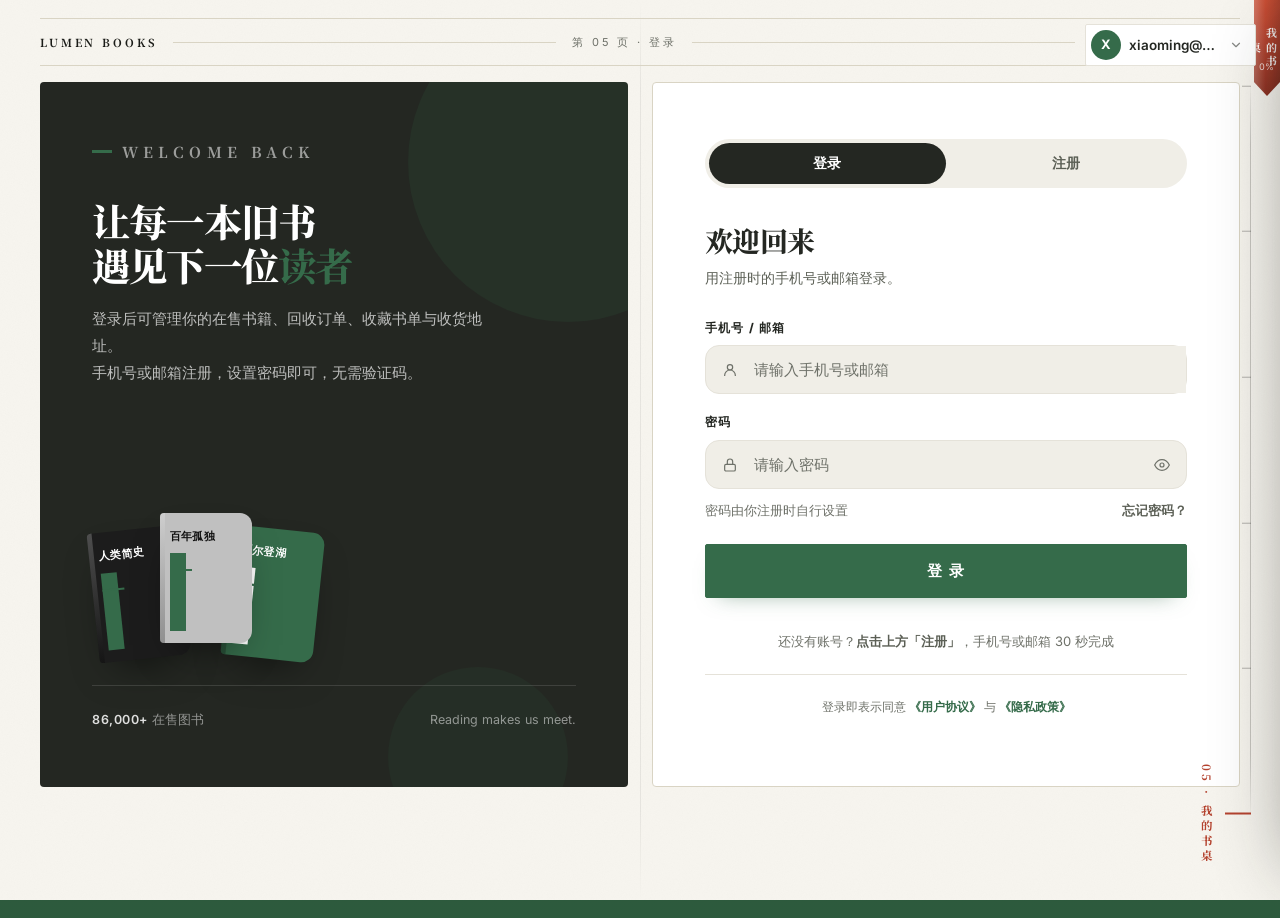
<file: login.html>
<!DOCTYPE html>
<html lang="zh-CN">
<head>
<meta charset="UTF-8">
<meta name="viewport" content="width=device-width, initial-scale=1">
<title>登录 · LUMEN BOOKS</title>

<link rel="preconnect" href="https://fonts.googleapis.com">
<link rel="preconnect" href="https://fonts.gstatic.com" crossorigin>
<link href="https://fonts.googleapis.com/css2?family=Inter:wght@300;400;500;600;700;800;900&display=swap" rel="stylesheet">

<link rel="stylesheet" href="common.css">
<link rel="stylesheet" href="nav-ball.css">
<style>
body{
  margin:0;background:var(--bg);color:var(--text);
  font-family:var(--sans);font-size:15px;line-height:1.65;
  -webkit-font-smoothing:antialiased;text-rendering:optimizeLegibility;
  overflow-x:hidden;min-height:100vh;
}
button{font-family:inherit;cursor:pointer;}
input{font-family:inherit;}
.btn-primary{
  display:inline-flex;align-items:center;gap:8px;
  background:var(--text);color:#fff;
  padding:14px 28px;border-radius:999px;
  font-size:14px;font-weight:600;letter-spacing:.01em;
  transition:.25s;white-space:nowrap;border:1.5px solid var(--text);
}
.btn-primary:hover{background:var(--accent);border-color:var(--accent);transform:translateY(-2px);}
.btn-primary:disabled{opacity:.35;cursor:not-allowed;transform:none;background:var(--text);border-color:var(--text);}
/* ============================================================
   登录布局
   ============================================================ */
.auth-layout{
  display:grid;grid-template-columns:1fr 1fr;gap:24px;
  padding:16px 0 40px;align-items:stretch;
}
/* 左侧品牌区 */
.auth-brand{
  padding:56px 52px;
  position:relative;overflow:hidden;
  display:flex;flex-direction:column;
  background:var(--text);color:#fff;
  border-radius:var(--radius);
}
.auth-brand::before{
  content:'';position:absolute;
  width:320px;height:320px;border-radius:50%;
  background:var(--accent);opacity:.14;
  right:-100px;top:-80px;
}
.auth-brand::after{
  content:'';position:absolute;
  width:180px;height:180px;border-radius:50%;
  background:var(--accent);opacity:.1;
  right:60px;bottom:-60px;
}
.auth-brand .eyebrow{color:rgba(255,255,255,.55);}
.auth-brand .eyebrow::before{background:var(--accent);}
.auth-brand h1{
  font-size:clamp(28px,3vw,40px);font-weight:800;
  margin:0 0 18px;letter-spacing:-0.02em;line-height:1.15;
  position:relative;z-index:1;
}
.auth-brand h1 em{font-style:normal;color:var(--accent);}
.auth-brand p{
  color:rgba(255,255,255,.7);font-size:15px;
  line-height:1.8;margin:0 0 34px;max-width:400px;
  position:relative;z-index:1;
}
.brand-books{
  position:relative;z-index:1;
  display:flex;align-items:flex-end;gap:0;margin-top:auto;
}
.brand-books .hb{
  width:92px;aspect-ratio:3/4.25;
  border-radius:4px 12px 12px 4px;
  padding:16px 10px 12px;position:relative;
  color:#fff;box-shadow:0 20px 40px -18px rgba(0,0,0,.6);
  transition:transform .4s cubic-bezier(.2,.75,.3,1);
}
.brand-books .hb::before{
  content:'';position:absolute;top:0;bottom:0;left:0;width:5px;
  border-radius:4px 0 0 4px;
  background:linear-gradient(180deg,rgba(255,255,255,.22),rgba(0,0,0,.25));
}
.brand-books .hb-title{font-size:11px;font-weight:700;line-height:1.35;}
.brand-books .hb-line{display:block;height:2px;width:16px;background:var(--accent);margin-top:10px;}
.brand-books .hb:nth-child(1){transform:rotate(-6deg) translateY(10px);z-index:1;}
.brand-books .hb:nth-child(2){transform:translateY(-6px);z-index:3;margin-left:-24px;}
.brand-books .hb:nth-child(3){transform:rotate(6deg) translateY(10px);z-index:2;margin-left:-24px;}
.brand-books:hover .hb:nth-child(1){transform:rotate(-9deg) translateY(4px) translateX(-6px);}
.brand-books:hover .hb:nth-child(2){transform:translateY(-16px);}
.brand-books:hover .hb:nth-child(3){transform:rotate(9deg) translateY(4px) translateX(6px);}
.brand-foot{
  position:relative;z-index:1;
  margin-top:36px;padding-top:24px;
  border-top:1px solid rgba(255,255,255,.12);
  font-size:12.5px;color:rgba(255,255,255,.5);
  display:flex;align-items:center;justify-content:space-between;
}
.brand-foot b{color:rgba(255,255,255,.85);font-weight:600;letter-spacing:.04em;}
/* 右侧表单区 */
.auth-form-card{padding:56px 52px;display:flex;flex-direction:column;justify-content:center;}
.tabs{
  display:flex;gap:4px;padding:4px;
  background:var(--glass-chip);border-radius:999px;
  margin-bottom:36px;position:relative;
}
.tab-btn{
  flex:1;border:0;background:transparent;
  font-size:14px;font-weight:600;color:var(--text-dim);
  padding:11px 0;border-radius:999px;transition:.3s;
  position:relative;z-index:2;
}
.tab-btn.active{color:#fff;}
.tab-bg{
  position:absolute;top:4px;left:4px;bottom:4px;width:calc(50% - 4px);
  background:var(--text);border-radius:999px;
  transition:transform .35s cubic-bezier(.2,.75,.3,1);
  z-index:1;
}
.tabs[data-active="register"] .tab-bg{transform:translateX(100%);}
.form-head{margin-bottom:28px;}
.form-head h2{
  font-size:28px;font-weight:800;margin:0 0 8px;
  letter-spacing:-0.02em;line-height:1.2;
}
.form-head p{color:var(--text-dim);font-size:14px;margin:0;line-height:1.7;}
.field{margin-bottom:18px;}
.field label{
  display:block;font-size:12px;font-weight:800;letter-spacing:.1em;
  text-transform:uppercase;color:var(--text);margin-bottom:8px;
}
.field .input-wrap{
  position:relative;display:flex;align-items:center;
  background:var(--glass-soft);border:1.5px solid var(--line);
  border-radius:14px;transition:.25s;
}
.field .input-wrap:focus-within{border-color:var(--accent);background:var(--glass-strong);}
.field .input-wrap svg{
  width:16px;height:16px;flex:none;margin-left:16px;
  stroke:var(--text-faint);fill:none;stroke-width:1.8;
  transition:.25s;
}
.field .input-wrap:focus-within svg{stroke:var(--accent);}
.field input{
  flex:1;min-width:0;background:none;border:0;outline:none;
  font-size:14.5px;color:var(--text);padding:15px 16px;
}
.field input::placeholder{color:var(--text-faint);}
.field .input-wrap .eye{
  border:0;background:none;padding:0 16px;
  display:grid;place-items:center;cursor:pointer;
}
.field .input-wrap .eye svg{width:16px;height:16px;margin:0;stroke:var(--text-faint);}
.field .input-wrap .eye:hover svg{stroke:var(--text);}
.field-note{
  display:flex;align-items:center;justify-content:space-between;
  margin:-6px 0 22px;font-size:12.5px;color:var(--text-faint);
}
.field-note a{color:var(--text-dim);font-weight:600;transition:.25s;}
.field-note a:hover{color:var(--accent);}
.form-error{
  display:none;font-size:13px;color:#c0392b;
  background:rgba(243,222,220,.78);border:1px solid rgba(200,140,132,.50);
  padding:10px 14px;border-radius:12px;margin-bottom:18px;
  line-height:1.6;
}
.form-error.show{display:block;}
.submit-btn{
  width:100%;justify-content:center;
  padding:16px;font-size:15px;margin-bottom:20px;
}
.alt-login{
  text-align:center;font-size:13px;color:var(--text-faint);
  margin-bottom:22px;
}
.alt-login b{color:var(--text-dim);font-weight:700;}
.agreement{
  font-size:12px;color:var(--text-faint);line-height:1.7;
  text-align:center;padding-top:22px;border-top:1px solid var(--line);
  margin-top:auto;
}
.agreement a{color:var(--accent);font-weight:600;}
/* Toast */
.toast{
  position:fixed;left:50%;bottom:36px;transform:translateX(-50%) translateY(20px);
  background:var(--text);color:#fff;
  font-size:13.5px;font-weight:600;
  padding:13px 24px;border-radius:999px;
  box-shadow:0 20px 40px -16px rgba(0,0,0,.4);
  opacity:0;pointer-events:none;transition:.35s;z-index:300;
}
.toast.show{opacity:1;transform:translateX(-50%) translateY(0);}
/* Responsive */
@media (max-width:900px){
  .auth-layout{grid-template-columns:1fr;gap:20px;}
  .auth-brand{padding:44px 36px;}
  .auth-brand p{max-width:none;}
  .auth-form-card{padding:44px 36px;}
}
@media (max-width:640px){
  .container{width:calc(100% - 32px);}
  .auth-brand{padding:36px 26px;}
  .auth-form-card{padding:36px 26px;}
  .brand-books .hb{width:74px;}
  .form-head h2{font-size:24px;}
}
</style>
<link rel="stylesheet" href="theme-mist.css">
<!-- 方案 B · 一页之间：出版物皮肤层（最后加载，覆盖以上所有样式） -->
<link rel="stylesheet" href="spread.css">
  <link rel="stylesheet" href="pt.css">
  <script>(function(){try{var f=JSON.parse(sessionStorage.getItem("lumen_pt")||"null");if(f&&Date.now()-f.t<30000){document.documentElement.classList.add("pt-pending");setTimeout(function(){document.documentElement.classList.remove("pt-pending")},3000);}}catch(e){}})();</script>
</head>
<body>
<div id="pt-panel" aria-hidden="true"></div>

<!-- ==================== 登录布局 ==================== -->
<section class="container">
  <div class="auth-layout">

    <!-- 左：品牌区 -->
    <div class="auth-brand">
      <p class="eyebrow">Welcome Back</p>
      <h1>让每一本旧书<br>遇见下一位<em>读者</em></h1>
      <p>
        登录后可管理你的在售书籍、回收订单、收藏书单与收货地址。<br>
        手机号或邮箱注册，设置密码即可，无需验证码。
      </p>

      <div class="brand-books">
        <div class="hb" style="background:#1c1c1c;">
          <span class="hb-title">人类简史</span>
          <span class="hb-line"></span>
        </div>
        <div class="hb" style="background:#c0c0c0;color:#111;">
          <span class="hb-title" style="color:#111;">百年孤独</span>
          <span class="hb-line"></span>
        </div>
        <div class="hb" style="background:var(--accent);">
          <span class="hb-title">瓦尔登湖</span>
          <span class="hb-line" style="background:#fff;"></span>
        </div>
      </div>

      <div class="brand-foot">
        <span><b>86,000+</b> 在售图书</span>
        <span>Reading makes us meet.</span>
      </div>
    </div>

    <!-- 右：表单区 -->
    <div class="surface auth-form-card">

      <div class="tabs" id="tabs" data-active="login">
        <div class="tab-bg"></div>
        <button class="tab-btn active" data-tab="login" type="button">登录</button>
        <button class="tab-btn" data-tab="register" type="button">注册</button>
      </div>

      <!-- 登录表单 -->
      <form id="loginForm" autocomplete="off">
        <div class="form-head">
          <h2>欢迎回来</h2>
          <p>用注册时的手机号或邮箱登录。</p>
        </div>

        <div class="form-error" id="loginError" role="alert" aria-live="polite"></div>

        <div class="field">
          <label for="loginAccount">手机号 / 邮箱</label>
          <div class="input-wrap">
            <svg viewBox="0 0 24 24"><circle cx="12" cy="8" r="4"/><path d="M4 21v-1a8 8 0 0 1 16 0v1"/></svg>
            <input type="text" id="loginAccount" placeholder="请输入手机号或邮箱" autocomplete="off">
          </div>
        </div>

        <div class="field">
          <label for="loginPassword">密码</label>
          <div class="input-wrap">
            <svg viewBox="0 0 24 24"><rect x="4" y="11" width="16" height="10" rx="2"/><path d="M8 11V7a4 4 0 0 1 8 0v4"/></svg>
            <input type="password" id="loginPassword" placeholder="请输入密码" autocomplete="off">
            <button class="eye" type="button" data-eye="loginPassword" aria-label="显示密码">
              <svg viewBox="0 0 24 24"><path d="M1 12s4-8 11-8 11 8 11 8-4 8-11 8S1 12 1 12z"/><circle cx="12" cy="12" r="3"/></svg>
            </button>
          </div>
        </div>

        <div class="field-note">
          <span>密码由你注册时自行设置</span>
          <a href="#" id="forgotLink">忘记密码？</a>
        </div>

        <button class="btn-primary submit-btn" type="submit">登 录</button>

        <p class="alt-login">
          还没有账号？<b>点击上方「注册」</b>，手机号或邮箱 30 秒完成
        </p>

        <p class="agreement">
          登录即表示同意 <a href="#">《用户协议》</a> 与 <a href="#">《隐私政策》</a>
        </p>
      </form>

      <!-- 注册表单 -->
      <form id="registerForm" autocomplete="off" style="display:none;">
        <div class="form-head">
          <h2>创建账号</h2>
          <p>手机号或邮箱注册，自己设置密码，无需验证码。</p>
        </div>

        <div class="form-error" id="registerError" role="alert" aria-live="polite"></div>

        <div class="field">
          <label for="regAccount">手机号 / 邮箱</label>
          <div class="input-wrap">
            <svg viewBox="0 0 24 24"><circle cx="12" cy="8" r="4"/><path d="M4 21v-1a8 8 0 0 1 16 0v1"/></svg>
            <input type="text" id="regAccount" placeholder="请输入手机号或邮箱" autocomplete="off">
          </div>
        </div>

        <div class="field">
          <label for="regPassword">设置密码</label>
          <div class="input-wrap">
            <svg viewBox="0 0 24 24"><rect x="4" y="11" width="16" height="10" rx="2"/><path d="M8 11V7a4 4 0 0 1 8 0v4"/></svg>
            <input type="password" id="regPassword" placeholder="至少 6 位，建议字母 + 数字" autocomplete="off">
            <button class="eye" type="button" data-eye="regPassword" aria-label="显示密码">
              <svg viewBox="0 0 24 24"><path d="M1 12s4-8 11-8 11 8 11 8-4 8-11 8S1 12 1 12z"/><circle cx="12" cy="12" r="3"/></svg>
            </button>
          </div>
        </div>

        <div class="field">
          <label for="regPassword2">确认密码</label>
          <div class="input-wrap">
            <svg viewBox="0 0 24 24"><rect x="4" y="11" width="16" height="10" rx="2"/><path d="M8 11V7a4 4 0 0 1 8 0v4"/></svg>
            <input type="password" id="regPassword2" placeholder="再输入一次密码" autocomplete="off">
            <button class="eye" type="button" data-eye="regPassword2" aria-label="显示密码">
              <svg viewBox="0 0 24 24"><path d="M1 12s4-8 11-8 11 8 11 8-4 8-11 8S1 12 1 12z"/><circle cx="12" cy="12" r="3"/></svg>
            </button>
          </div>
        </div>

        <div class="field-note">
          <span>密码长度 6–20 位</span>
          <span style="color:var(--text-faint);">无需验证码</span>
        </div>

        <button class="btn-primary submit-btn" type="submit">注 册 并 登 录</button>

        <p class="agreement">
          注册即表示同意 <a href="#">《用户协议》</a> 与 <a href="#">《隐私政策》</a>
        </p>
      </form>

    </div>
  </div>
</section>

<!-- Toast -->
<div class="toast" id="toast"></div>

<script>
/* ============================================================
   用户存储：localStorage 模拟
   users: { account: { password, createdAt } }
   session: { account, loginAt }
   ============================================================ */
const USER_KEY = 'lumen_users';
const SESSION_KEY = 'lumen_session';

function loadUsers(){
  try { return JSON.parse(localStorage.getItem(USER_KEY)) || {}; }
  catch(e){ return {}; }
}
function saveUsers(u){
  localStorage.setItem(USER_KEY, JSON.stringify(u));
}
function saveSession(account){
  localStorage.setItem(SESSION_KEY, JSON.stringify({
    account,
    loginAt: Date.now()
  }));
}

/* ---------- Toast ---------- */
const toastEl = document.getElementById('toast');
let toastTimer = null;
function toast(msg){
  toastEl.textContent = msg;
  toastEl.classList.add('show');
  clearTimeout(toastTimer);
  toastTimer = setTimeout(() => toastEl.classList.remove('show'), 2200);
}

/* ---------- 账号格式校验：手机号或邮箱 ---------- */
function isValidAccount(s){
  s = s.trim();
  const phone = /^1[3-9]\d{9}$/.test(s);
  const email = /^[^\s@]+@[^\s@]+\.[^\s@]+$/.test(s);
  return phone || email;
}
function accountType(s){
  s = s.trim();
  if (/^1[3-9]\d{9}$/.test(s)) return '手机号';
  if (/^[^\s@]+@[^\s@]+\.[^\s@]+$/.test(s)) return '邮箱';
  return '';
}

/* ---------- Tab 切换 ---------- */
const tabs = document.getElementById('tabs');
const loginForm = document.getElementById('loginForm');
const registerForm = document.getElementById('registerForm');
const loginError = document.getElementById('loginError');
const registerError = document.getElementById('registerError');

function switchTab(tab){
  tabs.setAttribute('data-active', tab);
  tabs.querySelectorAll('.tab-btn').forEach(b => {
    b.classList.toggle('active', b.dataset.tab === tab);
  });
  loginError.classList.remove('show');
  registerError.classList.remove('show');
  if (tab === 'login') {
    loginForm.style.display = '';
    registerForm.style.display = 'none';
  } else {
    loginForm.style.display = 'none';
    registerForm.style.display = '';
  }
}

tabs.addEventListener('click', (e) => {
  const btn = e.target.closest('.tab-btn');
  if (!btn) return;
  switchTab(btn.dataset.tab);
});

/* 支持 ?tab=register */
const params = new URLSearchParams(location.search);
if (params.get('tab') === 'register') switchTab('register');

/* ---------- 登录 / 注册成功后的去向 ----------
   支持 ?redirect=checkout.html?id=xxx（如「立即购买」未登录时跳来登录）
   只接受站内相对 .html 路径，避免开放重定向 */
function safeRedirect(){
  const r = params.get('redirect');
  if (r && /^[A-Za-z0-9_-]+\.html(\?[^#]*)?$/.test(r)) return r;
  return 'profile.html';
}
const REDIRECT_TO = safeRedirect();

/* ---------- 密码显示切换 ---------- */
document.querySelectorAll('.eye').forEach(btn => {
  btn.addEventListener('click', () => {
    const input = document.getElementById(btn.dataset.eye);
    if (!input) return;
    input.type = input.type === 'password' ? 'text' : 'password';
  });
});

/* ---------- 注册 ---------- */
registerForm.addEventListener('submit', (e) => {
  e.preventDefault();
  registerError.classList.remove('show');

  const account = document.getElementById('regAccount').value.trim();
  const pwd     = document.getElementById('regPassword').value;
  const pwd2    = document.getElementById('regPassword2').value;

  if (!isValidAccount(account)) {
    showError(registerError, '请输入正确的手机号或邮箱。');
    return;
  }
  if (pwd.length < 6 || pwd.length > 20) {
    showError(registerError, '密码长度需在 6–20 位之间。');
    return;
  }
  if (pwd !== pwd2) {
    showError(registerError, '两次输入的密码不一致。');
    return;
  }

  const users = loadUsers();
  if (users[account]) {
    showError(registerError, '该账号已注册，请直接登录。');
    return;
  }

  users[account] = { password: pwd, createdAt: Date.now() };
  saveUsers(users);
  saveSession(account);

  toast('注册成功，正在进入…');
  setTimeout(() => location.href = REDIRECT_TO, 800);
});

/* ---------- 登录 ---------- */
loginForm.addEventListener('submit', (e) => {
  e.preventDefault();
  loginError.classList.remove('show');

  const account = document.getElementById('loginAccount').value.trim();
  const pwd     = document.getElementById('loginPassword').value;

  if (!isValidAccount(account)) {
    showError(loginError, '请输入正确的手机号或邮箱。');
    return;
  }
  if (!pwd) {
    showError(loginError, '请输入密码。');
    return;
  }

  const users = loadUsers();
  const u = users[account];

  if (!u) {
    showError(loginError, '该账号尚未注册。请点击上方「注册」创建账号。');
    return;
  }
  if (u.password !== pwd) {
    showError(loginError, '密码不正确，请重新输入。');
    return;
  }

  saveSession(account);
  toast('登录成功，正在进入…');
  setTimeout(() => location.href = REDIRECT_TO, 800);
});

function showError(el, msg){
  el.textContent = msg;
  el.classList.add('show');
}

/* ---------- 忘记密码（演示） ---------- */
document.getElementById('forgotLink').addEventListener('click', (e) => {
  e.preventDefault();
  toast('演示阶段：请重新注册一个新账号，或联系客服重置密码。');
});

/* ---------- 支持 ?tab=register 从其它页「注册」按钮直达注册页签 ---------- */
(function () {
  var t = new URLSearchParams(location.search).get('tab');
  if (t === 'register' && typeof switchTab === 'function') switchTab('register');
})();
</script>

<script src="auth.js"></script>
<script src="nav-ball.js" defer></script>
<script src="store.js"></script>
<!-- 方案 B · 一页之间：书签绸带 + 跨页刊头 -->
<script src="spread.js"></script>
  <script src="pt.js" defer></script>
</body>
</html>
</file>
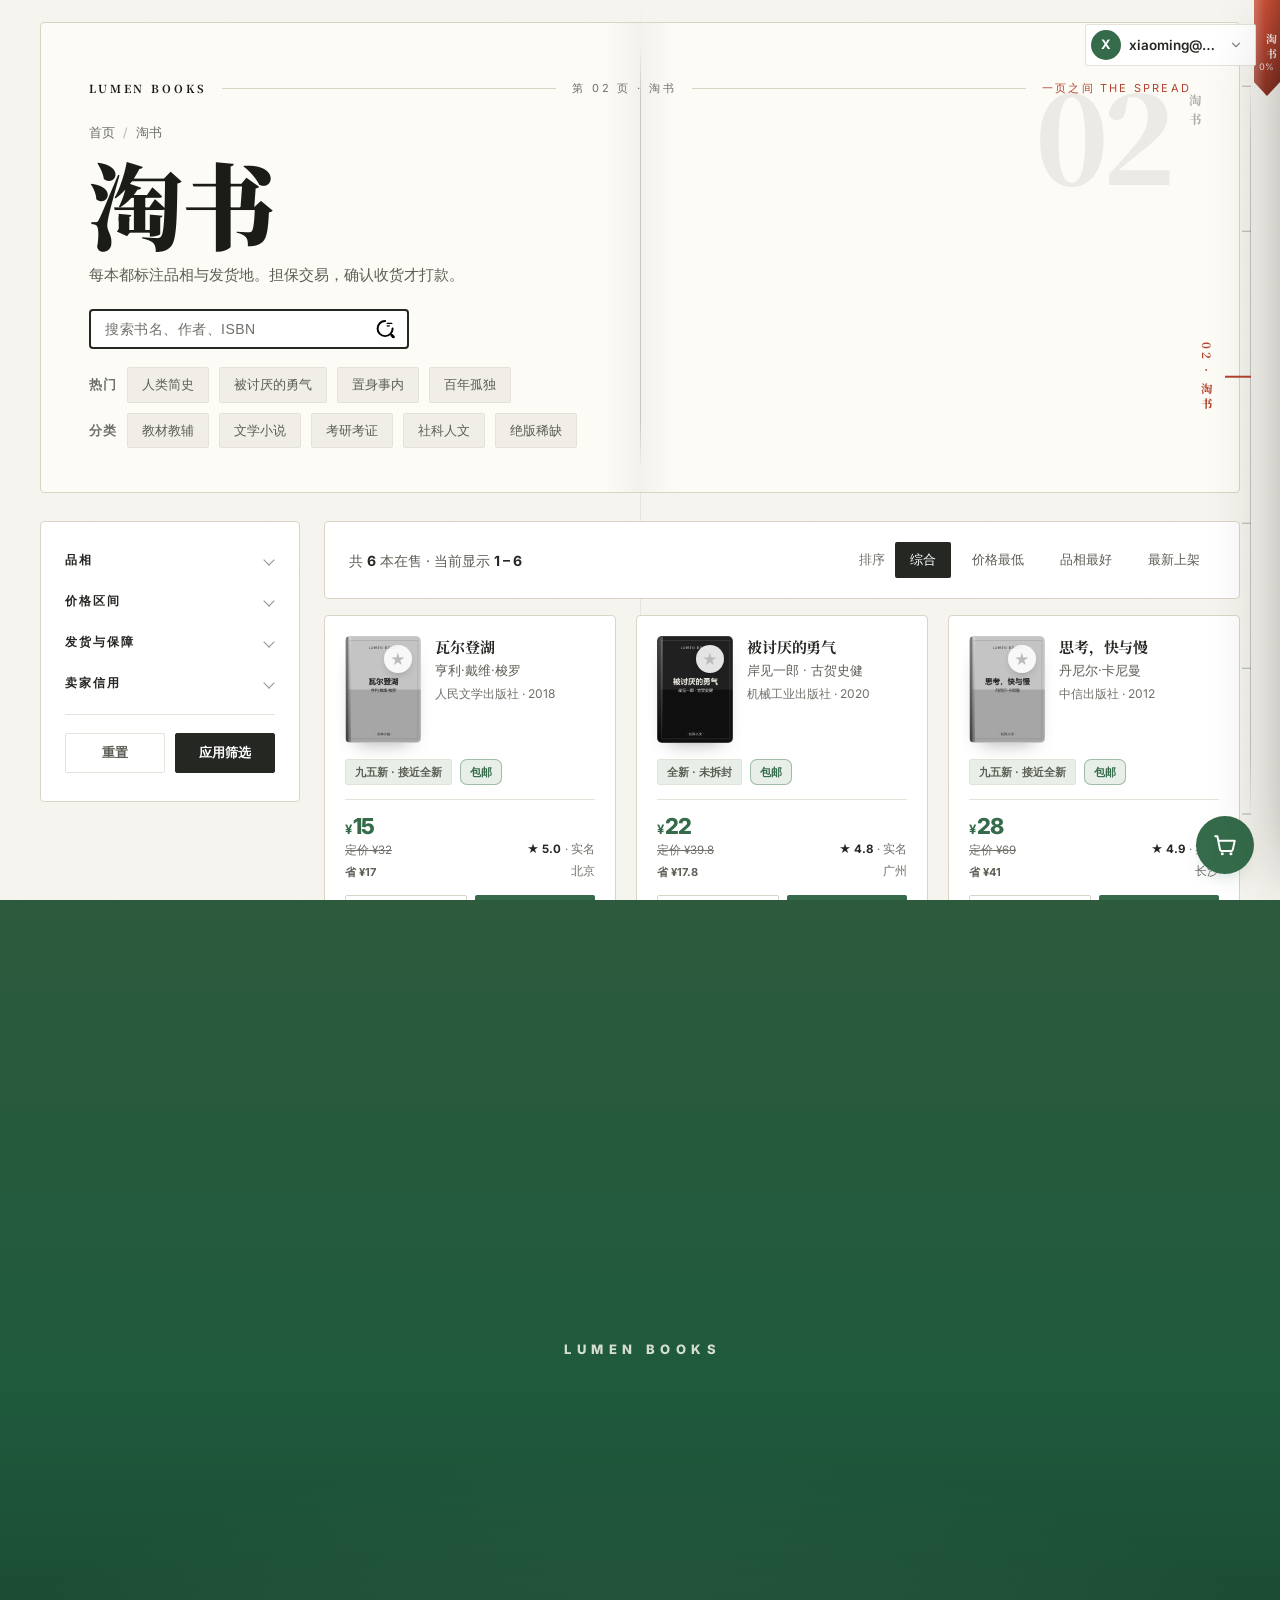
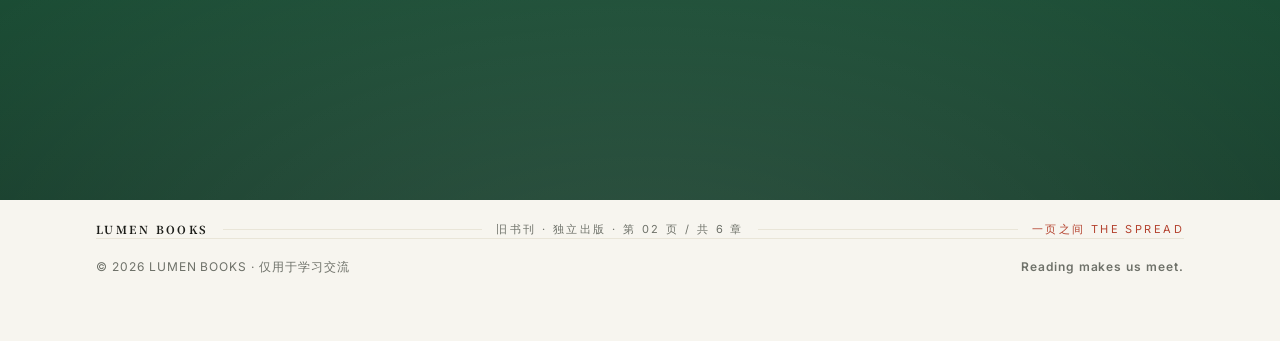
<file: market.html>
<!DOCTYPE html>
<html lang="zh-CN">
<head>
<meta charset="UTF-8">
<meta name="viewport" content="width=device-width, initial-scale=1">
<title>淘书 · LUMEN BOOKS</title>

<link rel="preconnect" href="https://fonts.googleapis.com">
<link rel="preconnect" href="https://fonts.gstatic.com" crossorigin>
<link href="https://fonts.googleapis.com/css2?family=Inter:wght@300;400;500;600;700;800;900&display=swap" rel="stylesheet">

<link rel="stylesheet" href="common.css">
<style>
button{font-family:inherit;cursor:pointer;}
.icon-btn{
  width:40px;height:40px;border-radius:50%;
  border:1px solid var(--line);background:var(--glass-strong);
  display:grid;place-items:center;transition:.25s;
}
/* Page head */
.page-head{padding:16px 0 8px;}
.page-head-inner{padding:36px 40px;}
.breadcrumb{
  font-size:12.5px;color:var(--text-faint);
  display:flex;align-items:center;gap:8px;margin-bottom:14px;
}
.breadcrumb a{transition:.25s;}
.breadcrumb a:hover{color:var(--accent);}
.breadcrumb .sep{opacity:.5;}
.page-title{
  font-size:clamp(26px,3vw,36px);font-weight:800;
  margin:0 0 8px;letter-spacing:-0.02em;color:var(--text);
}
.page-sub{color:var(--text-dim);margin:0;font-size:14.5px;max-width:640px;line-height:1.7;}
.page-sub b{color:var(--text);font-weight:600;}
/* ============================================================
   搜索框（参考 Uiverse.io boryanakrasteva 风格，适配主题）
   ============================================================ */
.search-row{
  margin-top:22px;display:flex;gap:12px;max-width:680px;
}
.input-container{
  width:min(320px,100%);
  position:relative;
}
.icon{
  position:absolute;right:14px;top:50%;
  transform:translateY(-50%);
  pointer-events:none;display:grid;place-items:center;
}
.icon svg{width:19px;height:19px;display:block;}
.input{
  width:100%;height:40px;
  padding:10px 46px 10px 14px;
  transition:.2s linear;
  border:2px solid var(--text);
  background:var(--glass-strong);
  border-radius:4px;
  font-size:14px;letter-spacing:1px;color:var(--text);
}
.input:focus{
  outline:none;
  box-shadow:-5px -5px 0 var(--text);
}
.input::placeholder{color:var(--text-faint);letter-spacing:.5px;}
.input-container:hover > .icon{
  animation:anim 1s linear infinite;
}
@keyframes anim{
  0%,100%{transform:translateY(-50%) scale(1);}
  50%{transform:translateY(-50%) scale(1.1);}
}
/* Quick tags under page head */
.quick-tags{
  display:flex;align-items:center;flex-wrap:wrap;gap:10px;
  margin-top:18px;font-size:13px;color:var(--text-faint);
}
.quick-tags .hot-label{font-weight:700;letter-spacing:.08em;color:var(--text-faint);}
.quick-tags a{
  color:var(--text-dim);padding:6px 14px;border-radius:999px;
  border:1px solid var(--line);background:var(--glass-strong);transition:.25s;
}
.quick-tags a:hover{color:var(--accent);border-color:var(--accent);}
.quick-tags a.active{color:#fff;background:var(--text);border-color:var(--text);}
/* Layout: sidebar + results */
.layout{
  display:grid;
  grid-template-columns:260px 1fr;
  gap:24px;
  padding:16px 0 32px;
  align-items:start;
}
/* Sidebar */
.sidebar{padding:28px 24px;}
.sidebar h4{
  font-size:12px;font-weight:800;letter-spacing:.16em;text-transform:uppercase;
  color:var(--text);margin:0 0 14px;
  display:flex;align-items:center;justify-content:space-between;gap:10px;
  cursor:pointer;user-select:none;transition:color .2s;
}
.sidebar h4:hover{color:var(--accent);}
.sidebar h4::after{
  content:'';flex:none;width:8px;height:8px;
  border-right:1.6px solid currentColor;border-bottom:1.6px solid currentColor;
  transform:rotate(45deg);opacity:.5;margin-right:2px;
  transition:transform .34s cubic-bezier(.4,0,.2,1),opacity .2s;
}
.sidebar h4:hover::after{opacity:1;}
.sidebar h4[aria-expanded="true"]::after{transform:rotate(-135deg);}
.filter-group{
  padding:18px 0;border-bottom:1px solid var(--line);
  display:grid;grid-template-rows:1fr;opacity:1;
  transition:grid-template-rows .38s cubic-bezier(.4,0,.2,1),
             padding .38s cubic-bezier(.4,0,.2,1),
             opacity .3s ease;
}
.filter-group>.filter-body{overflow:hidden;min-height:0;}
.filter-group.collapsed{
  grid-template-rows:0fr;padding-top:0;padding-bottom:0;opacity:0;
}
.filter-group:first-of-type{padding-top:0;}
.filter-group:last-of-type{border-bottom:0;padding-bottom:0;}
.filter-options{display:flex;flex-direction:column;gap:10px;}
.filter-options label{
  display:flex;align-items:center;gap:10px;
  font-size:14px;color:var(--text-dim);cursor:pointer;transition:.2s;
}
.filter-options label:hover{color:var(--text);}
.filter-options input[type="checkbox"]{
  appearance:none;width:16px;height:16px;flex:none;
  border:1.5px solid var(--line-mid);border-radius:5px;
  display:grid;place-items:center;cursor:pointer;transition:.2s;
  background:var(--glass-strong);
}
.filter-options input[type="checkbox"]::after{
  content:'';width:8px;height:8px;border-radius:2px;background:var(--accent);
  transform:scale(0);transition:.2s;
}
.filter-options input[type="checkbox"]:checked{
  border-color:var(--accent);background:var(--accent-bg);
}
.filter-options input[type="checkbox"]:checked::after{transform:scale(1);}
.filter-options .count{color:var(--text-faint);font-size:12px;margin-left:auto;}
.price-range{display:flex;align-items:center;gap:8px;margin-top:8px;}
.price-range input{
  width:100%;min-width:0;padding:9px 12px;border-radius:12px;
  border:1.5px solid var(--line);background:var(--glass-soft);
  font-size:13px;font-family:inherit;color:var(--text);outline:none;transition:.2s;
}
.price-range input:focus{border-color:var(--accent);background:var(--glass-strong);}
.price-range span{color:var(--text-faint);font-size:12px;}
.sidebar-reset{
  margin-top:6px;padding-top:18px;border-top:1px solid var(--line);
  display:flex;gap:10px;
}
.btn-mini{
  flex:1;text-align:center;font-size:13px;font-weight:600;
  padding:10px 12px;border-radius:12px;border:1.5px solid var(--line);
  background:var(--glass-strong);color:var(--text-dim);transition:.25s;
}
.btn-mini:hover{border-color:var(--text);color:var(--text);}
.btn-mini.primary{background:var(--text);color:#fff;border-color:var(--text);}
.btn-mini.primary:hover{background:var(--accent);border-color:var(--accent);color:#fff;}
/* Results topbar */
.results-topbar{padding:20px 24px;margin-bottom:16px;}
.topbar-inner{
  display:flex;align-items:center;justify-content:space-between;gap:16px;flex-wrap:wrap;
}
.result-count{font-size:14px;color:var(--text-dim);}
.result-count b{color:var(--text);font-weight:700;}
.sort-group{display:flex;align-items:center;gap:6px;flex-wrap:wrap;}
.sort-group span{font-size:12.5px;color:var(--text-faint);margin-right:4px;}
.sort-group button{
  font-size:13px;font-weight:500;color:var(--text-dim);
  padding:8px 14px;border-radius:999px;border:1px solid transparent;
  background:transparent;transition:.25s;
}
.sort-group button:hover{color:var(--text);background:rgba(0,0,0,.04);}
.sort-group button.active{color:#fff;background:var(--text);}
/* Product grid */
.product-grid{
  display:grid;grid-template-columns:repeat(3,1fr);gap:20px;
}
.product-card{
  position:relative;background:var(--surface);
  border-radius:var(--radius-sm);
  padding:20px 20px 18px;
  display:flex;flex-direction:column;
  box-shadow:0 1px 0 rgba(255,255,255,.4) inset, 0 18px 40px -22px rgba(0,0,0,.12);
  transition:transform .35s cubic-bezier(.2,.75,.3,1),box-shadow .35s;
  overflow:hidden;
}
.product-card:hover{
  transform:translateY(-5px);
  box-shadow:0 22px 50px -22px rgba(0,0,0,.18);
}
.cover-row{
  display:flex;gap:14px;align-items:flex-start;margin-bottom:16px;
}
.cover{
  width:76px;aspect-ratio:3/4.2;border-radius:5px;flex:none;
  background:var(--book-bg,#111);
  box-shadow:0 10px 20px -12px rgba(0,0,0,.4);
  border:1px solid rgba(255,255,255,.18);
  position:relative;overflow:hidden;
}
.cover::before{
  content:'';position:absolute;top:0;bottom:0;left:0;width:5px;
  background:linear-gradient(180deg,rgba(255,255,255,.25),rgba(0,0,0,.25));
}
.cover-meta{flex:1;min-width:0;}
.cover-meta h3{
  font-size:15px;font-weight:700;margin:0 0 4px;line-height:1.4;
  color:var(--text);
  display:-webkit-box;-webkit-line-clamp:2;-webkit-box-orient:vertical;overflow:hidden;
  transition:.25s;
}
.product-card:hover .cover-meta h3{color:var(--accent);}
.cover-meta p{
  font-size:12.5px;color:var(--text-dim);margin:0;font-weight:400;
  white-space:nowrap;overflow:hidden;text-overflow:ellipsis;
}
.cover-meta .pub{color:var(--text-faint);font-size:12px;margin-top:2px;}
.tags{display:flex;flex-wrap:wrap;gap:8px;margin-bottom:14px;}
.cond{
  display:inline-flex;align-items:center;
  font-size:11px;font-weight:700;
  padding:3px 9px;border-radius:7px;
  background:var(--glass-chip);color:var(--text-dim);
}
.cond-old{background:rgba(226,232,213,.78);color:#6b7a5e;border:1px solid rgba(150,170,130,.50);}
.ship{
  display:inline-flex;align-items:center;
  font-size:11px;font-weight:700;color:var(--accent);
  padding:3px 9px;border-radius:7px;background:var(--accent-bg);
  border:1px solid rgba(53,107,74,.40);
}
.ship.neutral{color:var(--text-faint);background:var(--glass-chip);border-color:var(--line);}
.card-bottom{
  margin-top:auto;padding-top:14px;border-top:1px solid var(--line);
  display:flex;align-items:flex-end;justify-content:space-between;gap:12px;
}
.price-block{display:flex;flex-direction:column;gap:3px;}
.price-now{
  font-size:22px;font-weight:800;color:var(--accent);
  letter-spacing:-0.02em;line-height:1.1;
}
.price-now small{font-size:13px;font-weight:700;margin-right:1px;}
.price-orig{font-size:11.5px;color:var(--text-faint);text-decoration:line-through;}
.price-save{font-size:11px;font-weight:700;color:var(--text-dim);}
.seller{
  display:flex;flex-direction:column;align-items:flex-end;gap:3px;
  text-align:right;
}
.seller .credit{
  font-size:11.5px;color:var(--text-faint);
  display:inline-flex;align-items:center;gap:4px;
}
.seller .credit b{color:var(--text);font-weight:700;}
.seller .place{font-size:11.5px;color:var(--text-faint);}
.card-cta{
  margin-top:14px;display:flex;gap:8px;
}
.card-cta button{
  flex:1;font-size:13px;font-weight:600;padding:10px 0;
  border-radius:12px;border:1.5px solid var(--line);background:var(--glass-strong);
  color:var(--text);transition:.25s;
}
.card-cta button:hover{border-color:var(--text);}
.card-cta button.primary{
  background:var(--text);color:#fff;border-color:var(--text);
}
.card-cta button.primary:hover{background:var(--accent);border-color:var(--accent);}
/* Pagination */
.pagination{
  margin-top:28px;display:flex;align-items:center;justify-content:center;gap:8px;
  padding:22px 24px;
}
.pagination a,.pagination span{
  min-width:38px;height:38px;padding:0 12px;
  display:inline-flex;align-items:center;justify-content:center;
  font-size:13.5px;font-weight:600;color:var(--text-dim);
  border-radius:12px;border:1.5px solid var(--line);background:var(--glass-strong);
  transition:.25s;
}
.pagination a:hover{border-color:var(--text);color:var(--text);}
.pagination .current{
  background:var(--text);color:#fff;border-color:var(--text);
}
.pagination .dots{border:0;background:transparent;color:var(--text-faint);}
/* Empty state */
.empty{
  padding:80px 24px;text-align:center;color:var(--text-faint);
}
.empty h3{font-size:18px;color:var(--text);margin:0 0 8px;font-weight:700;}
.empty p{font-size:14px;margin:0;}
.footer-bottom span:last-child{font-weight:600;letter-spacing:.08em;}
/* Responsive */
@media (max-width:1080px){
  .product-grid{grid-template-columns:repeat(2,1fr);}
  .layout{grid-template-columns:220px 1fr;}
}
@media (max-width:900px){
  .nav{display:none;}
  .layout{grid-template-columns:1fr;}
  .sidebar{position:relative;top:0;}
  .footer-inner{grid-template-columns:1fr;gap:42px;}
  .site-footer{padding:48px 32px 0;}
}
@media (max-width:640px){
  .container{width:calc(100% - 32px);}
  .header-inner{padding:0 18px;}
  .page-head-inner{padding:28px 22px;}
  .product-grid{grid-template-columns:1fr;}
  .footer-cols{grid-template-columns:1fr 1fr;}
  .search-row{flex-direction:column;}
  .results-topbar{padding:16px 18px;}
}
</style>
<link rel="stylesheet" href="nav-ball.css">
<link rel="stylesheet" href="theme-mist.css">
<!-- 方案 B · 一页之间：出版物皮肤层（最后加载，覆盖以上所有样式） -->
<link rel="stylesheet" href="spread.css">
  <link rel="stylesheet" href="pt.css">
  <script>(function(){try{var f=JSON.parse(sessionStorage.getItem("lumen_pt")||"null");if(f&&Date.now()-f.t<30000){document.documentElement.classList.add("pt-pending");setTimeout(function(){document.documentElement.classList.remove("pt-pending")},3000);}}catch(e){}})();</script>
</head>
<body>
<div id="pt-panel" aria-hidden="true"></div>


<!-- ==================== Page Head ==================== -->
<section class="page-head">
  <div class="container">
    <div class="surface page-head-inner">

      <div class="breadcrumb">
        <a href="index.html">首页</a>
        <span class="sep">/</span>
        <span>淘书</span>
      </div>

      <h1 class="page-title" id="pageTitle">淘书</h1>
      <p class="page-sub" id="pageSub">
        每本都标注品相与发货地。担保交易，确认收货才打款。
      </p>

      <div class="search-row">
        <form class="input-container" id="listSearch" onsubmit="return false;">
          <input type="text" name="text" class="input" id="searchInput" placeholder="搜索书名、作者、ISBN">
          <span class="icon">
            <svg width="19px" height="19px" viewBox="0 0 24 24" fill="none" xmlns="http://www.w3.org/2000/svg"><g id="SVGRepo_bgCarrier" stroke-width="0"></g><g id="SVGRepo_tracerCarrier" stroke-linecap="round" stroke-linejoin="round"></g><g id="SVGRepo_iconCarrier"><path opacity="1" d="M14 5H20" stroke="#000" stroke-width="1.5" stroke-linecap="round" stroke-linejoin="round"></path><path opacity="1" d="M14 8H17" stroke="#000" stroke-width="1.5" stroke-linecap="round" stroke-linejoin="round"></path><path d="M21 11.5C21 16.75 16.75 21 11.5 21C6.25 21 2 16.75 2 11.5C2 6.25 6.25 2 11.5 2" stroke="#000" stroke-width="2.5" stroke-linecap="round" stroke-linejoin="round"></path><path opacity="1" d="M22 22L20 20" stroke="#000" stroke-width="3.5" stroke-linecap="round" stroke-linejoin="round"></path></g></svg>
          </span>
        </form>
      </div>

      <div class="quick-tags">
        <span class="hot-label">热门</span>
        <a href="market.html?q=人类简史">人类简史</a>
        <a href="market.html?q=被讨厌的勇气">被讨厌的勇气</a>
        <a href="market.html?q=置身事内">置身事内</a>
        <a href="market.html?q=百年孤独">百年孤独</a>
      </div>

      <div class="quick-tags" style="margin-top:10px;">
        <span class="hot-label">分类</span>
        <a href="market.html?cat=教材教辅">教材教辅</a>
        <a href="market.html?cat=文学小说">文学小说</a>
        <a href="market.html?cat=考研考证">考研考证</a>
        <a href="market.html?cat=社科人文">社科人文</a>
        <a href="market.html?cat=绝版稀缺">绝版稀缺</a>
      </div>

    </div>
  </div>
</section>

<!-- ==================== Layout: Sidebar + Results ==================== -->
<section class="container">
  <div class="layout">

    <!-- Sidebar -->
    <aside class="surface sidebar">
      <h4 aria-expanded="false">品相</h4>
      <div class="filter-group collapsed">
        <div class="filter-body">
          <div class="filter-options">
            <label><input type="checkbox" checked>全新 / 九五新 <span class="count">1,204</span></label>
            <label><input type="checkbox">九成新 <span class="count">3,872</span></label>
            <label><input type="checkbox">八成新 <span class="count">5,146</span></label>
            <label><input type="checkbox">七成新及以下 <span class="count">2,318</span></label>
          </div>
        </div>
      </div>

      <h4 style="margin-top:6px;" aria-expanded="false">价格区间</h4>
      <div class="filter-group collapsed">
        <div class="filter-body">
          <div class="price-range">
            <input type="number" placeholder="最低" min="0">
            <span>—</span>
            <input type="number" placeholder="最高" min="0">
          </div>
          <div class="filter-options" style="margin-top:14px;">
            <label><input type="checkbox">¥10 以下 <span class="count">2,180</span></label>
            <label><input type="checkbox">¥10 – ¥30 <span class="count">6,420</span></label>
            <label><input type="checkbox">¥30 – ¥60 <span class="count">3,015</span></label>
            <label><input type="checkbox">¥60 以上 <span class="count">925</span></label>
          </div>
        </div>
      </div>

      <h4 style="margin-top:6px;" aria-expanded="false">发货与保障</h4>
      <div class="filter-group collapsed">
        <div class="filter-body">
          <div class="filter-options">
            <label><input type="checkbox" checked>包邮 <span class="count">7,830</span></label>
            <label><input type="checkbox">同城可自提 <span class="count">1,240</span></label>
            <label><input type="checkbox">担保交易 <span class="count">12,540</span></label>
            <label><input type="checkbox">7 天可退 <span class="count">11,206</span></label>
          </div>
        </div>
      </div>

      <h4 style="margin-top:6px;" aria-expanded="false">卖家信用</h4>
      <div class="filter-group collapsed">
        <div class="filter-body">
          <div class="filter-options">
            <label><input type="checkbox">4.8 分以上 <span class="count">4,120</span></label>
            <label><input type="checkbox">实名认证 <span class="count">10,398</span></label>
            <label><input type="checkbox">历史成交 &gt; 10 单 <span class="count">2,864</span></label>
          </div>
        </div>
      </div>

      <div class="sidebar-reset">
        <button class="btn-mini" type="button">重置</button>
        <button class="btn-mini primary" type="button">应用筛选</button>
      </div>
    </aside>

    <!-- Results -->
    <div>

      <!-- Topbar -->
      <div class="surface results-topbar">
        <div class="topbar-inner">
          <div class="result-count">
            共 <b>39</b> 本在售 · 当前显示 <b>1 – 39</b>
          </div>
          <div class="sort-group">
            <span>排序</span>
            <button class="active" data-sort="default">综合</button>
            <button data-sort="price-asc">价格最低</button>
            <button data-sort="cond-desc">品相最好</button>
            <button data-sort="newest">最新上架</button>
          </div>
        </div>
      </div>

      <!-- Product grid -->
      <div class="product-grid" id="productGrid">

        <!-- 1 -->
        <article class="product-card reveal" data-id="zhishenshizheng">
          <div class="cover-row">
            <span class="cover" style="--book-bg:#111111"></span>
            <div class="cover-meta">
              <h3>置身事内：中国政府与经济发展</h3>
              <p>兰小欢</p>
              <p class="pub">上海人民出版社 · 2021</p>
            </div>
          </div>
          <div class="tags">
            <span class="cond cond-new">九成新 · 无笔记</span>
            <span class="ship">包邮</span>
          </div>
          <div class="card-bottom">
            <div class="price-block">
              <span class="price-now"><small>¥</small>18</span>
              <span class="price-orig">定价 ¥65</span>
              <span class="price-save">省 ¥47</span>
            </div>
            <div class="seller">
              <span class="credit"><b>★ 4.9</b> · 实名</span>
              <span class="place">上海</span>
            </div>
          </div>
          <div class="card-cta">
            <button type="button">收藏</button>
            <button type="button" class="primary">立即购买</button>
          </div>
        </article>

        <!-- 2 -->
        <article class="product-card reveal" data-id="bainiangudu">
          <div class="cover-row">
            <span class="cover" style="--book-bg:#A1DB67"></span>
            <div class="cover-meta">
              <h3>百年孤独</h3>
              <p>加西亚·马尔克斯</p>
              <p class="pub">南海出版公司 · 2017</p>
            </div>
          </div>
          <div class="tags">
            <span class="cond cond-used">八成新 · 少量划线</span>
            <span class="ship neutral">运费 ¥6</span>
          </div>
          <div class="card-bottom">
            <div class="price-block">
              <span class="price-now"><small>¥</small>12</span>
              <span class="price-orig">定价 ¥55</span>
              <span class="price-save">省 ¥43</span>
            </div>
            <div class="seller">
              <span class="credit"><b>★ 4.7</b> · 实名</span>
              <span class="place">成都</span>
            </div>
          </div>
          <div class="card-cta">
            <button type="button">收藏</button>
            <button type="button" class="primary">立即购买</button>
          </div>
        </article>

        <!-- 3 -->
        <article class="product-card reveal" data-id="waerdeng">
          <div class="cover-row">
            <span class="cover" style="--book-bg:#c0c0c0"></span>
            <div class="cover-meta">
              <h3>瓦尔登湖</h3>
              <p>亨利·戴维·梭罗</p>
              <p class="pub">人民文学出版社 · 2018</p>
            </div>
          </div>
          <div class="tags">
            <span class="cond cond-new">九五新 · 接近全新</span>
            <span class="ship">包邮</span>
          </div>
          <div class="card-bottom">
            <div class="price-block">
              <span class="price-now"><small>¥</small>15</span>
              <span class="price-orig">定价 ¥32</span>
              <span class="price-save">省 ¥17</span>
            </div>
            <div class="seller">
              <span class="credit"><b>★ 5.0</b> · 实名</span>
              <span class="place">北京</span>
            </div>
          </div>
          <div class="card-cta">
            <button type="button">收藏</button>
            <button type="button" class="primary">立即购买</button>
          </div>
        </article>

        <!-- 4 -->
        <article class="product-card reveal" data-id="beitaoyan">
          <div class="cover-row">
            <span class="cover" style="--book-bg:#111111"></span>
            <div class="cover-meta">
              <h3>被讨厌的勇气</h3>
              <p>岸见一郎 · 古贺史健</p>
              <p class="pub">机械工业出版社 · 2020</p>
            </div>
          </div>
          <div class="tags">
            <span class="cond cond-new">全新 · 未拆封</span>
            <span class="ship">包邮</span>
          </div>
          <div class="card-bottom">
            <div class="price-block">
              <span class="price-now"><small>¥</small>22</span>
              <span class="price-orig">定价 ¥39.8</span>
              <span class="price-save">省 ¥17.8</span>
            </div>
            <div class="seller">
              <span class="credit"><b>★ 4.8</b> · 实名</span>
              <span class="place">广州</span>
            </div>
          </div>
          <div class="card-cta">
            <button type="button">收藏</button>
            <button type="button" class="primary">立即购买</button>
          </div>
        </article>

        <!-- 5 -->
        <article class="product-card reveal" data-id="shehuixue">
          <div class="cover-row">
            <span class="cover" style="--book-bg:#c0c0c0"></span>
            <div class="cover-meta">
              <h3>社会学的想象力</h3>
              <p>C. 赖特·米尔斯</p>
              <p class="pub">北京师范大学出版社 · 2017</p>
            </div>
          </div>
          <div class="tags">
            <span class="cond cond-used">八成新 · 有笔记</span>
            <span class="ship neutral">运费 ¥5</span>
          </div>
          <div class="card-bottom">
            <div class="price-block">
              <span class="price-now"><small>¥</small>14</span>
              <span class="price-orig">定价 ¥49</span>
              <span class="price-save">省 ¥35</span>
            </div>
            <div class="seller">
              <span class="credit"><b>★ 4.6</b> · 实名</span>
              <span class="place">武汉</span>
            </div>
          </div>
          <div class="card-cta">
            <button type="button">收藏</button>
            <button type="button" class="primary">立即购买</button>
          </div>
        </article>

        <!-- 6 -->
        <article class="product-card reveal" data-id="xiangtu">
          <div class="cover-row">
            <span class="cover" style="--book-bg:#A1DB67"></span>
            <div class="cover-meta">
              <h3>乡土中国</h3>
              <p>费孝通</p>
              <p class="pub">北京大学出版社 · 2012</p>
            </div>
          </div>
          <div class="tags">
            <span class="cond cond-new">九成新 · 无笔记</span>
            <span class="ship">包邮</span>
          </div>
          <div class="card-bottom">
            <div class="price-block">
              <span class="price-now"><small>¥</small>9</span>
              <span class="price-orig">定价 ¥28</span>
              <span class="price-save">省 ¥19</span>
            </div>
            <div class="seller">
              <span class="credit"><b>★ 4.9</b> · 实名</span>
              <span class="place">成都</span>
            </div>
          </div>
          <div class="card-cta">
            <button type="button">收藏</button>
            <button type="button" class="primary">立即购买</button>
          </div>
        </article>

        <!-- 7 -->
        <article class="product-card reveal" data-id="qiangpao">
          <div class="cover-row">
            <span class="cover" style="--book-bg:#111111"></span>
            <div class="cover-meta">
              <h3>枪炮、病菌与钢铁</h3>
              <p>贾雷德·戴蒙德</p>
              <p class="pub">中信出版社 · 2016</p>
            </div>
          </div>
          <div class="tags">
            <span class="cond cond-old">七成新 · 划线较多</span>
            <span class="ship neutral">运费 ¥8</span>
          </div>
          <div class="card-bottom">
            <div class="price-block">
              <span class="price-now"><small>¥</small>16</span>
              <span class="price-orig">定价 ¥68</span>
              <span class="price-save">省 ¥52</span>
            </div>
            <div class="seller">
              <span class="credit"><b>★ 4.4</b> · 实名</span>
              <span class="place">西安</span>
            </div>
          </div>
          <div class="card-cta">
            <button type="button">收藏</button>
            <button type="button" class="primary">立即购买</button>
          </div>
        </article>

        <!-- 8 -->
        <article class="product-card reveal" data-id="sikao">
          <div class="cover-row">
            <span class="cover" style="--book-bg:#c0c0c0"></span>
            <div class="cover-meta">
              <h3>思考，快与慢</h3>
              <p>丹尼尔·卡尼曼</p>
              <p class="pub">中信出版社 · 2012</p>
            </div>
          </div>
          <div class="tags">
            <span class="cond cond-new">九五新 · 接近全新</span>
            <span class="ship">包邮</span>
          </div>
          <div class="card-bottom">
            <div class="price-block">
              <span class="price-now"><small>¥</small>28</span>
              <span class="price-orig">定价 ¥69</span>
              <span class="price-save">省 ¥41</span>
            </div>
            <div class="seller">
              <span class="credit"><b>★ 4.9</b> · 实名</span>
              <span class="place">长沙</span>
            </div>
          </div>
          <div class="card-cta">
            <button type="button">收藏</button>
            <button type="button" class="primary">立即购买</button>
          </div>
        </article>

        <!-- 9 -->
        <article class="product-card reveal" data-id="renleijianshi">
          <div class="cover-row">
            <span class="cover" style="--book-bg:#A1DB67"></span>
            <div class="cover-meta">
              <h3>人类简史：从动物到上帝</h3>
              <p>尤瓦尔·赫拉利</p>
              <p class="pub">中信出版社 · 2014</p>
            </div>
          </div>
          <div class="tags">
            <span class="cond cond-new">九成新 · 无笔记</span>
            <span class="ship">包邮</span>
          </div>
          <div class="card-bottom">
            <div class="price-block">
              <span class="price-now"><small>¥</small>20</span>
              <span class="price-orig">定价 ¥68</span>
              <span class="price-save">省 ¥48</span>
            </div>
            <div class="seller">
              <span class="credit"><b>★ 4.8</b> · 实名</span>
              <span class="place">杭州</span>
            </div>
          </div>
          <div class="card-cta">
            <button type="button">收藏</button>
            <button type="button" class="primary">立即购买</button>
          </div>
        </article>

        <!-- 10 -->
        <article class="product-card reveal" data-id="gaodengshuxue2">
          <div class="cover-row">
            <span class="cover" style="--book-bg:#111111"></span>
            <div class="cover-meta">
              <h3>高等数学（第七版）下册</h3>
              <p>同济大学数学系</p>
              <p class="pub">高等教育出版社 · 2014</p>
            </div>
          </div>
          <div class="tags">
            <span class="cond cond-new">九成新 · 无笔记</span>
            <span class="ship">包邮</span>
          </div>
          <div class="card-bottom">
            <div class="price-block">
              <span class="price-now"><small>¥</small>20</span>
              <span class="price-orig">定价 ¥45</span>
              <span class="price-save">省 ¥25</span>
            </div>
            <div class="seller">
              <span class="credit"><b>★ 4.8</b> · 实名</span>
              <span class="place">武汉</span>
            </div>
          </div>
          <div class="card-cta">
            <button type="button">收藏</button>
            <button type="button" class="primary">立即购买</button>
          </div>
        </article>

        <!-- 11 -->
        <article class="product-card reveal" data-id="xianxingdaishu">
          <div class="cover-row">
            <span class="cover" style="--book-bg:#A1DB67"></span>
            <div class="cover-meta">
              <h3>线性代数（第六版）</h3>
              <p>同济大学数学系</p>
              <p class="pub">高等教育出版社 · 2014</p>
            </div>
          </div>
          <div class="tags">
            <span class="cond cond-used">八成新 · 少量笔记</span>
            <span class="ship neutral">运费 ¥5</span>
          </div>
          <div class="card-bottom">
            <div class="price-block">
              <span class="price-now"><small>¥</small>13</span>
              <span class="price-orig">定价 ¥29</span>
              <span class="price-save">省 ¥16</span>
            </div>
            <div class="seller">
              <span class="credit"><b>★ 4.6</b> · 实名</span>
              <span class="place">南京</span>
            </div>
          </div>
          <div class="card-cta">
            <button type="button">收藏</button>
            <button type="button" class="primary">立即购买</button>
          </div>
        </article>

        <!-- 12 -->
        <article class="product-card reveal" data-id="gailvlun">
          <div class="cover-row">
            <span class="cover" style="--book-bg:#c0c0c0"></span>
            <div class="cover-meta">
              <h3>概率论与数理统计（第四版）</h3>
              <p>盛骤 · 谢式千</p>
              <p class="pub">高等教育出版社 · 2008</p>
            </div>
          </div>
          <div class="tags">
            <span class="cond cond-used">八成新 · 有笔记</span>
            <span class="ship">包邮</span>
          </div>
          <div class="card-bottom">
            <div class="price-block">
              <span class="price-now"><small>¥</small>11</span>
              <span class="price-orig">定价 ¥24</span>
              <span class="price-save">省 ¥13</span>
            </div>
            <div class="seller">
              <span class="credit"><b>★ 4.5</b> · 实名</span>
              <span class="place">西安</span>
            </div>
          </div>
          <div class="card-cta">
            <button type="button">收藏</button>
            <button type="button" class="primary">立即购买</button>
          </div>
        </article>

        <!-- 13 -->
        <article class="product-card reveal" data-id="yingyujiaocheng">
          <div class="cover-row">
            <span class="cover" style="--book-bg:#111111"></span>
            <div class="cover-meta">
              <h3>新视野大学英语（第三版）读写教程 2</h3>
              <p>郑树棠</p>
              <p class="pub">外语教学与研究出版社 · 2015</p>
            </div>
          </div>
          <div class="tags">
            <span class="cond cond-new">九成新 · 无划线</span>
            <span class="ship">包邮</span>
          </div>
          <div class="card-bottom">
            <div class="price-block">
              <span class="price-now"><small>¥</small>23</span>
              <span class="price-orig">定价 ¥52</span>
              <span class="price-save">省 ¥29</span>
            </div>
            <div class="seller">
              <span class="credit"><b>★ 4.7</b> · 实名</span>
              <span class="place">上海</span>
            </div>
          </div>
          <div class="card-cta">
            <button type="button">收藏</button>
            <button type="button" class="primary">立即购买</button>
          </div>
        </article>

        <!-- 14 -->
        <article class="product-card reveal" data-id="shujujiegou">
          <div class="cover-row">
            <span class="cover" style="--book-bg:#A1DB67"></span>
            <div class="cover-meta">
              <h3>数据结构（C 语言版）</h3>
              <p>严蔚敏 · 吴伟民</p>
              <p class="pub">清华大学出版社 · 2007</p>
            </div>
          </div>
          <div class="tags">
            <span class="cond cond-old">七成新 · 划线较多</span>
            <span class="ship neutral">运费 ¥6</span>
          </div>
          <div class="card-bottom">
            <div class="price-block">
              <span class="price-now"><small>¥</small>17</span>
              <span class="price-orig">定价 ¥39</span>
              <span class="price-save">省 ¥22</span>
            </div>
            <div class="seller">
              <span class="credit"><b>★ 4.4</b> · 实名</span>
              <span class="place">成都</span>
            </div>
          </div>
          <div class="card-cta">
            <button type="button">收藏</button>
            <button type="button" class="primary">立即购买</button>
          </div>
        </article>

        <!-- 15 -->
        <article class="product-card reveal" data-id="caozuoxitong">
          <div class="cover-row">
            <span class="cover" style="--book-bg:#c0c0c0"></span>
            <div class="cover-meta">
              <h3>操作系统概念（第九版）</h3>
              <p>西尔伯沙茨</p>
              <p class="pub">机械工业出版社 · 2018</p>
            </div>
          </div>
          <div class="tags">
            <span class="cond cond-new">九五新 · 接近全新</span>
            <span class="ship">包邮</span>
          </div>
          <div class="card-bottom">
            <div class="price-block">
              <span class="price-now"><small>¥</small>39</span>
              <span class="price-orig">定价 ¥89</span>
              <span class="price-save">省 ¥50</span>
            </div>
            <div class="seller">
              <span class="credit"><b>★ 4.9</b> · 实名</span>
              <span class="place">北京</span>
            </div>
          </div>
          <div class="card-cta">
            <button type="button">收藏</button>
            <button type="button" class="primary">立即购买</button>
          </div>
        </article>

        <!-- 16 -->
        <article class="product-card reveal" data-id="weiguanjingji">
          <div class="cover-row">
            <span class="cover" style="--book-bg:#111111"></span>
            <div class="cover-meta">
              <h3>微观经济学（第八版）</h3>
              <p>平狄克 · 鲁宾费尔德</p>
              <p class="pub">中国人民大学出版社 · 2015</p>
            </div>
          </div>
          <div class="tags">
            <span class="cond cond-used">八成新 · 有笔记</span>
            <span class="ship">包邮</span>
          </div>
          <div class="card-bottom">
            <div class="price-block">
              <span class="price-now"><small>¥</small>30</span>
              <span class="price-orig">定价 ¥68</span>
              <span class="price-save">省 ¥38</span>
            </div>
            <div class="seller">
              <span class="credit"><b>★ 4.6</b> · 实名</span>
              <span class="place">广州</span>
            </div>
          </div>
          <div class="card-cta">
            <button type="button">收藏</button>
            <button type="button" class="primary">立即购买</button>
          </div>
        </article>

        <!-- 17 -->
        <article class="product-card reveal" data-id="xinlishenghuo">
          <div class="cover-row">
            <span class="cover" style="--book-bg:#A1DB67"></span>
            <div class="cover-meta">
              <h3>心理学与生活（第 19 版）</h3>
              <p>格里格 · 津巴多</p>
              <p class="pub">人民邮电出版社 · 2016</p>
            </div>
          </div>
          <div class="tags">
            <span class="cond cond-new">九成新 · 无笔记</span>
            <span class="ship">包邮</span>
          </div>
          <div class="card-bottom">
            <div class="price-block">
              <span class="price-now"><small>¥</small>38</span>
              <span class="price-orig">定价 ¥88</span>
              <span class="price-save">省 ¥50</span>
            </div>
            <div class="seller">
              <span class="credit"><b>★ 4.8</b> · 实名</span>
              <span class="place">杭州</span>
            </div>
          </div>
          <div class="card-cta">
            <button type="button">收藏</button>
            <button type="button" class="primary">立即购买</button>
          </div>
        </article>

        <!-- 18 -->
        <article class="product-card reveal" data-id="kaoyanzhengzhi">
          <div class="cover-row">
            <span class="cover" style="--book-bg:#c0c0c0"></span>
            <div class="cover-meta">
              <h3>考研政治历年真题解析</h3>
              <p>考研命题研究组</p>
              <p class="pub">高等教育出版社 · 2021</p>
            </div>
          </div>
          <div class="tags">
            <span class="cond cond-old">七成新 · 大量笔记</span>
            <span class="ship neutral">运费 ¥5</span>
          </div>
          <div class="card-bottom">
            <div class="price-block">
              <span class="price-now"><small>¥</small>21</span>
              <span class="price-orig">定价 ¥48</span>
              <span class="price-save">省 ¥27</span>
            </div>
            <div class="seller">
              <span class="credit"><b>★ 4.5</b> · 实名</span>
              <span class="place">郑州</span>
            </div>
          </div>
          <div class="card-cta">
            <button type="button">收藏</button>
            <button type="button" class="primary">立即购买</button>
          </div>
        </article>

        <!-- 19 -->
        <article class="product-card reveal" data-id="kaoyanshuxue">
          <div class="cover-row">
            <span class="cover" style="--book-bg:#111111"></span>
            <div class="cover-meta">
              <h3>考研数学复习全书</h3>
              <p>李永乐 · 王式安</p>
              <p class="pub">国家行政学院出版社 · 2020</p>
            </div>
          </div>
          <div class="tags">
            <span class="cond cond-used">八成新 · 少量笔记</span>
            <span class="ship">包邮</span>
          </div>
          <div class="card-bottom">
            <div class="price-block">
              <span class="price-now"><small>¥</small>29</span>
              <span class="price-orig">定价 ¥68</span>
              <span class="price-save">省 ¥39</span>
            </div>
            <div class="seller">
              <span class="credit"><b>★ 4.7</b> · 实名</span>
              <span class="place">济南</span>
            </div>
          </div>
          <div class="card-cta">
            <button type="button">收藏</button>
            <button type="button" class="primary">立即购买</button>
          </div>
        </article>

        <!-- 20 -->
        <article class="product-card reveal" data-id="liujizhenti">
          <div class="cover-row">
            <span class="cover" style="--book-bg:#A1DB67"></span>
            <div class="cover-meta">
              <h3>大学英语六级真题详解</h3>
              <p>新东方考试研究中心</p>
              <p class="pub">群言出版社 · 2019</p>
            </div>
          </div>
          <div class="tags">
            <span class="cond cond-new">九成新 · 无笔记</span>
            <span class="ship">包邮</span>
          </div>
          <div class="card-bottom">
            <div class="price-block">
              <span class="price-now"><small>¥</small>18</span>
              <span class="price-orig">定价 ¥42</span>
              <span class="price-save">省 ¥24</span>
            </div>
            <div class="seller">
              <span class="credit"><b>★ 4.8</b> · 实名</span>
              <span class="place">长沙</span>
            </div>
          </div>
          <div class="card-cta">
            <button type="button">收藏</button>
            <button type="button" class="primary">立即购买</button>
          </div>
        </article>

        <!-- 21 -->
        <article class="product-card reveal" data-id="jiaoshizige">
          <div class="cover-row">
            <span class="cover" style="--book-bg:#c0c0c0"></span>
            <div class="cover-meta">
              <h3>教育知识与能力（中学）</h3>
              <p>中公教育研究院</p>
              <p class="pub">世界图书出版公司 · 2021</p>
            </div>
          </div>
          <div class="tags">
            <span class="cond cond-used">八成新 · 有笔记</span>
            <span class="ship neutral">运费 ¥6</span>
          </div>
          <div class="card-bottom">
            <div class="price-block">
              <span class="price-now"><small>¥</small>24</span>
              <span class="price-orig">定价 ¥56</span>
              <span class="price-save">省 ¥32</span>
            </div>
            <div class="seller">
              <span class="credit"><b>★ 4.5</b> · 实名</span>
              <span class="place">重庆</span>
            </div>
          </div>
          <div class="card-cta">
            <button type="button">收藏</button>
            <button type="button" class="primary">立即购买</button>
          </div>
        </article>

        <!-- 22 -->
        <article class="product-card reveal" data-id="fashuoliankao">
          <div class="cover-row">
            <span class="cover" style="--book-bg:#111111"></span>
            <div class="cover-meta">
              <h3>法律硕士联考考试分析</h3>
              <p>教育部考试中心</p>
              <p class="pub">高等教育出版社 · 2021</p>
            </div>
          </div>
          <div class="tags">
            <span class="cond cond-new">九五新 · 未拆封</span>
            <span class="ship">包邮</span>
          </div>
          <div class="card-bottom">
            <div class="price-block">
              <span class="price-now"><small>¥</small>28</span>
              <span class="price-orig">定价 ¥66</span>
              <span class="price-save">省 ¥38</span>
            </div>
            <div class="seller">
              <span class="credit"><b>★ 4.9</b> · 实名</span>
              <span class="place">北京</span>
            </div>
          </div>
          <div class="card-cta">
            <button type="button">收藏</button>
            <button type="button" class="primary">立即购买</button>
          </div>
        </article>

        <!-- 23 -->
        <article class="product-card reveal" data-id="cpakuaiji">
          <div class="cover-row">
            <span class="cover" style="--book-bg:#A1DB67"></span>
            <div class="cover-meta">
              <h3>注册会计师教材 · 会计</h3>
              <p>中注协考试委员会</p>
              <p class="pub">中国财政经济出版社 · 2022</p>
            </div>
          </div>
          <div class="tags">
            <span class="cond cond-new">九成新 · 无笔记</span>
            <span class="ship">包邮</span>
          </div>
          <div class="card-bottom">
            <div class="price-block">
              <span class="price-now"><small>¥</small>35</span>
              <span class="price-orig">定价 ¥82</span>
              <span class="price-save">省 ¥47</span>
            </div>
            <div class="seller">
              <span class="credit"><b>★ 4.8</b> · 实名</span>
              <span class="place">上海</span>
            </div>
          </div>
          <div class="card-cta">
            <button type="button">收藏</button>
            <button type="button" class="primary">立即购买</button>
          </div>
        </article>

        <!-- 24 -->
        <article class="product-card reveal" data-id="huozhe">
          <div class="cover-row">
            <span class="cover" style="--book-bg:#c0c0c0"></span>
            <div class="cover-meta">
              <h3>活着</h3>
              <p>余华</p>
              <p class="pub">作家出版社 · 2012</p>
            </div>
          </div>
          <div class="tags">
            <span class="cond cond-new">九成新 · 无笔记</span>
            <span class="ship">包邮</span>
          </div>
          <div class="card-bottom">
            <div class="price-block">
              <span class="price-now"><small>¥</small>12</span>
              <span class="price-orig">定价 ¥28</span>
              <span class="price-save">省 ¥16</span>
            </div>
            <div class="seller">
              <span class="credit"><b>★ 4.9</b> · 实名</span>
              <span class="place">成都</span>
            </div>
          </div>
          <div class="card-cta">
            <button type="button">收藏</button>
            <button type="button" class="primary">立即购买</button>
          </div>
        </article>

        <!-- 25 -->
        <article class="product-card reveal" data-id="pingfan">
          <div class="cover-row">
            <span class="cover" style="--book-bg:#111111"></span>
            <div class="cover-meta">
              <h3>平凡的世界（全三册）</h3>
              <p>路遥</p>
              <p class="pub">北京十月文艺出版社 · 2017</p>
            </div>
          </div>
          <div class="tags">
            <span class="cond cond-used">八成新 · 少量划线</span>
            <span class="ship">包邮</span>
          </div>
          <div class="card-bottom">
            <div class="price-block">
              <span class="price-now"><small>¥</small>45</span>
              <span class="price-orig">定价 ¥108</span>
              <span class="price-save">省 ¥63</span>
            </div>
            <div class="seller">
              <span class="credit"><b>★ 4.8</b> · 实名</span>
              <span class="place">兰州</span>
            </div>
          </div>
          <div class="card-cta">
            <button type="button">收藏</button>
            <button type="button" class="primary">立即购买</button>
          </div>
        </article>

        <!-- 26 -->
        <article class="product-card reveal" data-id="weicheng">
          <div class="cover-row">
            <span class="cover" style="--book-bg:#A1DB67"></span>
            <div class="cover-meta">
              <h3>围城</h3>
              <p>钱锺书</p>
              <p class="pub">人民文学出版社 · 2017</p>
            </div>
          </div>
          <div class="tags">
            <span class="cond cond-new">九五新 · 接近全新</span>
            <span class="ship neutral">运费 ¥5</span>
          </div>
          <div class="card-bottom">
            <div class="price-block">
              <span class="price-now"><small>¥</small>15</span>
              <span class="price-orig">定价 ¥36</span>
              <span class="price-save">省 ¥21</span>
            </div>
            <div class="seller">
              <span class="credit"><b>★ 5.0</b> · 实名</span>
              <span class="place">北京</span>
            </div>
          </div>
          <div class="card-cta">
            <button type="button">收藏</button>
            <button type="button" class="primary">立即购买</button>
          </div>
        </article>

        <!-- 27 -->
        <article class="product-card reveal" data-id="sant">
          <div class="cover-row">
            <span class="cover" style="--book-bg:#c0c0c0"></span>
            <div class="cover-meta">
              <h3>三体</h3>
              <p>刘慈欣</p>
              <p class="pub">重庆出版社 · 2008</p>
            </div>
          </div>
          <div class="tags">
            <span class="cond cond-new">九成新 · 无笔记</span>
            <span class="ship">包邮</span>
          </div>
          <div class="card-bottom">
            <div class="price-block">
              <span class="price-now"><small>¥</small>10</span>
              <span class="price-orig">定价 ¥23</span>
              <span class="price-save">省 ¥13</span>
            </div>
            <div class="seller">
              <span class="credit"><b>★ 4.9</b> · 实名</span>
              <span class="place">太原</span>
            </div>
          </div>
          <div class="card-cta">
            <button type="button">收藏</button>
            <button type="button" class="primary">立即购买</button>
          </div>
        </article>

        <!-- 28 -->
        <article class="product-card reveal" data-id="jieyou">
          <div class="cover-row">
            <span class="cover" style="--book-bg:#111111"></span>
            <div class="cover-meta">
              <h3>解忧杂货店</h3>
              <p>东野圭吾</p>
              <p class="pub">南海出版公司 · 2014</p>
            </div>
          </div>
          <div class="tags">
            <span class="cond cond-used">八成新 · 有笔记</span>
            <span class="ship">包邮</span>
          </div>
          <div class="card-bottom">
            <div class="price-block">
              <span class="price-now"><small>¥</small>17</span>
              <span class="price-orig">定价 ¥39</span>
              <span class="price-save">省 ¥22</span>
            </div>
            <div class="seller">
              <span class="credit"><b>★ 4.7</b> · 实名</span>
              <span class="place">广州</span>
            </div>
          </div>
          <div class="card-cta">
            <button type="button">收藏</button>
            <button type="button" class="primary">立即购买</button>
          </div>
        </article>

        <!-- 29 -->
        <article class="product-card reveal" data-id="xiaowangzi">
          <div class="cover-row">
            <span class="cover" style="--book-bg:#A1DB67"></span>
            <div class="cover-meta">
              <h3>小王子</h3>
              <p>圣埃克苏佩里</p>
              <p class="pub">人民文学出版社 · 2003</p>
            </div>
          </div>
          <div class="tags">
            <span class="cond cond-new">九成新 · 无笔记</span>
            <span class="ship">包邮</span>
          </div>
          <div class="card-bottom">
            <div class="price-block">
              <span class="price-now"><small>¥</small>9</span>
              <span class="price-orig">定价 ¥22</span>
              <span class="price-save">省 ¥13</span>
            </div>
            <div class="seller">
              <span class="credit"><b>★ 4.9</b> · 实名</span>
              <span class="place">杭州</span>
            </div>
          </div>
          <div class="card-cta">
            <button type="button">收藏</button>
            <button type="button" class="primary">立即购买</button>
          </div>
        </article>

        <!-- 30 -->
        <article class="product-card reveal" data-id="huoluan">
          <div class="cover-row">
            <span class="cover" style="--book-bg:#c0c0c0"></span>
            <div class="cover-meta">
              <h3>霍乱时期的爱情</h3>
              <p>加西亚·马尔克斯</p>
              <p class="pub">南海出版公司 · 2012</p>
            </div>
          </div>
          <div class="tags">
            <span class="cond cond-used">八成新 · 少量划线</span>
            <span class="ship neutral">运费 ¥6</span>
          </div>
          <div class="card-bottom">
            <div class="price-block">
              <span class="price-now"><small>¥</small>21</span>
              <span class="price-orig">定价 ¥49</span>
              <span class="price-save">省 ¥28</span>
            </div>
            <div class="seller">
              <span class="credit"><b>★ 4.6</b> · 实名</span>
              <span class="place">深圳</span>
            </div>
          </div>
          <div class="card-cta">
            <button type="button">收藏</button>
            <button type="button" class="primary">立即购买</button>
          </div>
        </article>

        <!-- 31 -->
        <article class="product-card reveal" data-id="bailuyuan">
          <div class="cover-row">
            <span class="cover" style="--book-bg:#111111"></span>
            <div class="cover-meta">
              <h3>白鹿原</h3>
              <p>陈忠实</p>
              <p class="pub">人民文学出版社 · 2012</p>
            </div>
          </div>
          <div class="tags">
            <span class="cond cond-old">七成新 · 书脊磨损</span>
            <span class="ship">包邮</span>
          </div>
          <div class="card-bottom">
            <div class="price-block">
              <span class="price-now"><small>¥</small>17</span>
              <span class="price-orig">定价 ¥39</span>
              <span class="price-save">省 ¥22</span>
            </div>
            <div class="seller">
              <span class="credit"><b>★ 4.5</b> · 实名</span>
              <span class="place">西安</span>
            </div>
          </div>
          <div class="card-cta">
            <button type="button">收藏</button>
            <button type="button" class="primary">立即购买</button>
          </div>
        </article>

        <!-- 32 -->
        <article class="product-card reveal" data-id="guofulun">
          <div class="cover-row">
            <span class="cover" style="--book-bg:#A1DB67"></span>
            <div class="cover-meta">
              <h3>国富论</h3>
              <p>亚当·斯密</p>
              <p class="pub">商务印书馆 · 2014</p>
            </div>
          </div>
          <div class="tags">
            <span class="cond cond-new">九成新 · 无笔记</span>
            <span class="ship">包邮</span>
          </div>
          <div class="card-bottom">
            <div class="price-block">
              <span class="price-now"><small>¥</small>24</span>
              <span class="price-orig">定价 ¥58</span>
              <span class="price-save">省 ¥34</span>
            </div>
            <div class="seller">
              <span class="credit"><b>★ 4.8</b> · 实名</span>
              <span class="place">武汉</span>
            </div>
          </div>
          <div class="card-cta">
            <button type="button">收藏</button>
            <button type="button" class="primary">立即购买</button>
          </div>
        </article>

        <!-- 33 -->
        <article class="product-card reveal" data-id="zhengyilun">
          <div class="cover-row">
            <span class="cover" style="--book-bg:#c0c0c0"></span>
            <div class="cover-meta">
              <h3>正义论</h3>
              <p>约翰·罗尔斯</p>
              <p class="pub">中国社会科学出版社 · 2009</p>
            </div>
          </div>
          <div class="tags">
            <span class="cond cond-used">八成新 · 有笔记</span>
            <span class="ship neutral">运费 ¥5</span>
          </div>
          <div class="card-bottom">
            <div class="price-block">
              <span class="price-now"><small>¥</small>21</span>
              <span class="price-orig">定价 ¥49</span>
              <span class="price-save">省 ¥28</span>
            </div>
            <div class="seller">
              <span class="credit"><b>★ 4.5</b> · 实名</span>
              <span class="place">北京</span>
            </div>
          </div>
          <div class="card-cta">
            <button type="button">收藏</button>
            <button type="button" class="primary">立即购买</button>
          </div>
        </article>

        <!-- 34 -->
        <article class="product-card reveal" data-id="quanqiutongshi">
          <div class="cover-row">
            <span class="cover" style="--book-bg:#111111"></span>
            <div class="cover-meta">
              <h3>全球通史（第 7 版）</h3>
              <p>斯塔夫里阿诺斯</p>
              <p class="pub">北京大学出版社 · 2005</p>
            </div>
          </div>
          <div class="tags">
            <span class="cond cond-new">九成新 · 无笔记</span>
            <span class="ship">包邮</span>
          </div>
          <div class="card-bottom">
            <div class="price-block">
              <span class="price-now"><small>¥</small>36</span>
              <span class="price-orig">定价 ¥88</span>
              <span class="price-save">省 ¥52</span>
            </div>
            <div class="seller">
              <span class="credit"><b>★ 4.7</b> · 实名</span>
              <span class="place">上海</span>
            </div>
          </div>
          <div class="card-cta">
            <button type="button">收藏</button>
            <button type="button" class="primary">立即购买</button>
          </div>
        </article>

        <!-- 35 -->
        <article class="product-card reveal" data-id="meixue">
          <div class="cover-row">
            <span class="cover" style="--book-bg:#A1DB67"></span>
            <div class="cover-meta">
              <h3>美学散步</h3>
              <p>宗白华</p>
              <p class="pub">上海人民出版社 · 2015</p>
            </div>
          </div>
          <div class="tags">
            <span class="cond cond-new">九五新 · 接近全新</span>
            <span class="ship">包邮</span>
          </div>
          <div class="card-bottom">
            <div class="price-block">
              <span class="price-now"><small>¥</small>16</span>
              <span class="price-orig">定价 ¥39</span>
              <span class="price-save">省 ¥23</span>
            </div>
            <div class="seller">
              <span class="credit"><b>★ 4.9</b> · 实名</span>
              <span class="place">南京</span>
            </div>
          </div>
          <div class="card-cta">
            <button type="button">收藏</button>
            <button type="button" class="primary">立即购买</button>
          </div>
        </article>

        <!-- 36 -->
        <article class="product-card reveal" data-id="weilaijianshi">
          <div class="cover-row">
            <span class="cover" style="--book-bg:#c0c0c0"></span>
            <div class="cover-meta">
              <h3>未来简史：从智人到神人</h3>
              <p>尤瓦尔·赫拉利</p>
              <p class="pub">中信出版社 · 2017</p>
            </div>
          </div>
          <div class="tags">
            <span class="cond cond-new">九成新 · 无笔记</span>
            <span class="ship">包邮</span>
          </div>
          <div class="card-bottom">
            <div class="price-block">
              <span class="price-now"><small>¥</small>28</span>
              <span class="price-orig">定价 ¥68</span>
              <span class="price-save">省 ¥40</span>
            </div>
            <div class="seller">
              <span class="credit"><b>★ 4.8</b> · 实名</span>
              <span class="place">深圳</span>
            </div>
          </div>
          <div class="card-cta">
            <button type="button">收藏</button>
            <button type="button" class="primary">立即购买</button>
          </div>
        </article>

        <!-- 37 -->
        <article class="product-card reveal" data-id="biancheng">
          <div class="cover-row">
            <span class="cover" style="--book-bg:#111111"></span>
            <div class="cover-meta">
              <h3>边城</h3>
              <p>沈从文</p>
              <p class="pub">北岳文艺出版社 · 1995</p>
            </div>
          </div>
          <div class="tags">
            <span class="cond cond-used">八成新 · 自然泛黄</span>
            <span class="ship neutral">运费 ¥8</span>
          </div>
          <div class="card-bottom">
            <div class="price-block">
              <span class="price-now"><small>¥</small>11</span>
              <span class="price-orig">定价 ¥15</span>
              <span class="price-save">省 ¥4</span>
            </div>
            <div class="seller">
              <span class="credit"><b>★ 4.9</b> · 实名</span>
              <span class="place">长沙</span>
            </div>
          </div>
          <div class="card-cta">
            <button type="button">收藏</button>
            <button type="button" class="primary">立即购买</button>
          </div>
        </article>

        <!-- 38 -->
        <article class="product-card reveal" data-id="chengnan">
          <div class="cover-row">
            <span class="cover" style="--book-bg:#A1DB67"></span>
            <div class="cover-meta">
              <h3>城南旧事</h3>
              <p>林海音</p>
              <p class="pub">浙江文艺出版社 · 1994</p>
            </div>
          </div>
          <div class="tags">
            <span class="cond cond-old">七成新 · 泛黄旧版</span>
            <span class="ship">包邮</span>
          </div>
          <div class="card-bottom">
            <div class="price-block">
              <span class="price-now"><small>¥</small>14</span>
              <span class="price-orig">定价 ¥18</span>
              <span class="price-save">省 ¥4</span>
            </div>
            <div class="seller">
              <span class="credit"><b>★ 4.8</b> · 实名</span>
              <span class="place">天津</span>
            </div>
          </div>
          <div class="card-cta">
            <button type="button">收藏</button>
            <button type="button" class="primary">立即购买</button>
          </div>
        </article>

        <!-- 39 -->
        <article class="product-card reveal" data-id="tangshi">
          <div class="cover-row">
            <span class="cover" style="--book-bg:#c0c0c0"></span>
            <div class="cover-meta">
              <h3>唐诗鉴赏辞典</h3>
              <p>上海辞书出版社</p>
              <p class="pub">上海辞书出版社 · 1983</p>
            </div>
          </div>
          <div class="tags">
            <span class="cond cond-used">八成新 · 自然泛黄</span>
            <span class="ship neutral">运费 ¥7</span>
          </div>
          <div class="card-bottom">
            <div class="price-block">
              <span class="price-now"><small>¥</small>19</span>
              <span class="price-orig">定价 ¥26</span>
              <span class="price-save">省 ¥7</span>
            </div>
            <div class="seller">
              <span class="credit"><b>★ 4.9</b> · 实名</span>
              <span class="place">上海</span>
            </div>
          </div>
          <div class="card-cta">
            <button type="button">收藏</button>
            <button type="button" class="primary">立即购买</button>
          </div>
        </article>

      </div>

      <!-- Pagination -->
      <nav class="surface pagination" aria-label="分页">
        <span class="current">1</span>
        <a href="#">2</a>
        <a href="#">3</a>
        <span class="dots">…</span>
        <a href="#">21</a>
        <a href="#">下一页 →</a>
      </nav>

    </div>
  </div>
</section>

<!-- ==================== Footer ==================== -->
<div class="site-footer-wrap">
  <footer class="site-footer container">
    <div class="footer-inner">

      <div class="footer-brand">
        <a class="logo" href="index.html">
          <span class="logo-mark">L</span>
          <span class="logo-text">
            <b>LUMEN</b>
            <em>Books</em>
          </span>
        </a>
        <p>大学生二手书流转平台 · 扫码卖书 · 按品相定价 · 担保交易。<br>让每一本旧书遇见下一位读者。</p>
      </div>

      <div class="footer-cols">
        <div>
          <h5>Discover</h5>
          <a href="lists.html">书单</a>
          <a href="market.html">淘书</a>
          <a href="reviews.html#wantedSection">寻书</a>
          <a href="reviews.html">书话</a>
        </div>
        <div>
          <h5>Service</h5>
          <a href="sell.html">卖书</a>
          <a href="sell.html#rules">回收规则</a>
          <a href="#">交易担保</a>
          <a href="#">售后仲裁</a>
        </div>
        <div>
          <h5>About</h5>
          <a href="#">平台规则</a>
          <a href="#">联系我们</a>
          <a href="#">使用条款</a>
          <a href="#">隐私说明</a>
        </div>
      </div>

    </div>
    <div class="footer-bottom">
      <span>© 2026 LUMEN BOOKS · 仅用于学习交流</span>
      <span>Reading makes us meet.</span>
    </div>
  </footer>
</div>

<script>
/* ---------- Reveal on scroll ---------- */
const io = new IntersectionObserver((entries) => {
  entries.forEach((entry, i) => {
    if (entry.isIntersecting) {
      entry.target.style.transitionDelay = (i % 3) * 60 + 'ms';
      entry.target.classList.add('in');
      io.unobserve(entry.target);
    }
  });
}, { threshold: 0.08, rootMargin: '0px 0px -40px 0px' });
document.querySelectorAll('.reveal').forEach(el => io.observe(el));

/* ---------- 读取 URL 参数：?q=关键词 / ?cat=分类 ---------- */
(function readParams(){
  const params = new URLSearchParams(location.search);
  const q = (params.get('q') || '').trim();
  const cat = (params.get('cat') || '').trim();

  const titleEl = document.getElementById('pageTitle');
  const subEl   = document.getElementById('pageSub');
  const inputEl = document.getElementById('searchInput');

  if (q) {
    titleEl.textContent = '搜索：' + q;
    subEl.innerHTML = '正在为你查找与 <b>' + q + '</b> 相关的在售二手书。';
    inputEl.value = q;
    document.title = q + ' · 淘书 · LUMEN BOOKS';
  } else if (cat) {
    titleEl.textContent = cat;
    subEl.innerHTML = '分类 <b>' + cat + '</b> 下的在售二手书，按品相与价格可进一步筛选。';
    document.title = cat + ' · 淘书 · LUMEN BOOKS';

    // 高亮匹配的分类标签
    document.querySelectorAll('.quick-tags a').forEach(a => {
      if (a.textContent.trim() === cat) a.classList.add('active');
    });
  }
})();

/* ---------- 搜索框提交：更新 URL 并刷新页面 ---------- */
document.getElementById('listSearch').addEventListener('submit', function(e){
  e.preventDefault();
  const kw = document.getElementById('searchInput').value.trim();
  if (kw) {
    location.href = 'market.html?q=' + encodeURIComponent(kw);
  } else {
    location.href = 'market.html';
  }
});

/* ---------- 排序按钮切换 ---------- */
document.querySelectorAll('.sort-group button').forEach(btn => {
  btn.addEventListener('click', function(){
    document.querySelectorAll('.sort-group button').forEach(b => b.classList.remove('active'));
    this.classList.add('active');
    // 演示阶段仅切换高亮，不真正排序
  });
});
</script>

<script>
/* ---------- 侧栏筛选折叠：点击标题展开/收起（带滑动动画） ---------- */
document.querySelectorAll('.sidebar h4').forEach(function (head) {
  head.addEventListener('click', function () {
    var group = head.nextElementSibling;
    if (!group || !group.classList.contains('filter-group')) return;
    var collapsed = group.classList.toggle('collapsed');
    head.setAttribute('aria-expanded', String(!collapsed));
  });
});
</script>

<script src="auth.js"></script>
<script src="nav-ball.js" defer></script>
<script src="store.js"></script>
<script>
/* ============================================================
   market.html 交互：收藏(黄色星星特效) / 加入购物车 / 真实筛选 + 排序
   说明：书籍 id / 分类 / 品相等信息由卡片 DOM 推导，无需改动静态结构
   ============================================================ */
(function () {
  function toast(msg) {
    var el = document.getElementById('toast');
    if (!el) { el = document.createElement('div'); el.id = 'toast'; el.className = 'toast'; document.body.appendChild(el); }
    el.textContent = msg; el.classList.add('show');
    clearTimeout(el._t); el._t = setTimeout(function () { el.classList.remove('show'); }, 2200);
  }

  /* ================================================================
     书籍 id 直接写在卡片的 data-id 上（与 store.js 的 CATALOG 一致），
     分类 / 二手价 / 封面色统一从 Store 读取，页面不再自己维护一份副本。
     ================================================================ */
  function levelOf(cond) {
    if (/全新|九五新/.test(cond)) return 'new';
    if (/九成新/.test(cond)) return 'nine';
    if (/八成新/.test(cond)) return 'eight';
    return 'seven';
  }

  var grid = document.getElementById('productGrid');
  var cards = Array.prototype.slice.call(grid.querySelectorAll('.product-card'));

  /* 1. 用 Store 补齐每张卡片的数据属性 + 收藏星 + 操作按钮 */
  cards.forEach(function (card) {
    var id = card.dataset.id;
    if (!id) return;
    var book = Store.getBook(id);
    if (!book) return;
    /* 品相 / 发货地 / 信用是每个卖家各自的，仍从卡片 DOM 读 */
    var cond = card.querySelector('.cond').textContent;
    var ship = card.querySelector('.ship').textContent.indexOf('包邮') >= 0 ? 'free' : 'paid';
    var m = card.querySelector('.credit').textContent.match(/[\d.]+/);
    var credit = m ? parseFloat(m[0]) : 0;

    card.dataset.cat = book.cat;
    card.dataset.level = levelOf(cond);
    card.dataset.price = book.price;
    card.dataset.bg = book.bg;
    card.dataset.ship = ship;
    card.dataset.credit = credit;

    /* 星星挂在封面 .cover 上（不是整行 .cover-row），否则会跑到封面右侧 */
    var cover = card.querySelector('.cover-row .cover');
    if (cover) {
      cover.setAttribute('data-cover', id);
      cover.style.backgroundImage = "url('" + book.cover + "')";
    }
    if (cover && !cover.querySelector('.fav-star')) {
      var fb = document.createElement('button');
      fb.className = 'fav-star'; fb.setAttribute('data-fav', id); fb.setAttribute('aria-label', '收藏');
      fb.innerHTML = '<span class="star">★</span>';
      cover.appendChild(fb);
    }
    var cta = card.querySelector('.card-cta');
    if (cta) {
      cta.innerHTML =
        '<button type="button" class="add-cart" data-id="' + id + '">加入购物车</button>' +
        '<button type="button" class="buy-now" data-id="' + id + '">立即购买</button>';
    }
  });

  /* 2. 同步收藏高亮 */
  function syncFav() {
    grid.querySelectorAll('.fav-star').forEach(function (b) { b.classList.toggle('faved', Store.hasFav(b.dataset.fav)); });
  }
  syncFav();
  Store.on('fav', syncFav);

  /* 3. 事件委托：收藏 / 加购 / 立即购买 */
  grid.addEventListener('click', function (e) {
    var f = e.target.closest('.fav-star');
    if (f) {
      e.stopPropagation();
      var now = Store.toggleFav(f.dataset.fav);
      f.classList.toggle('faved', now);
      f.classList.remove('pop'); void f.offsetWidth; f.classList.add('pop');
      if (now) { Store.flyStar(e.clientX, e.clientY); toast('已收藏 ★ 可在个人中心查看'); }
      else toast('已取消收藏');
      return;
    }
    var ac = e.target.closest('.add-cart');
    if (ac) { e.stopPropagation(); Store.addCart(ac.dataset.id, 1); toast('已加入购物车'); return; }
    var bn = e.target.closest('.buy-now');
    if (bn) { e.stopPropagation(); location.href = 'book.html?id=' + encodeURIComponent(bn.dataset.id); return; }
  });

  /* 4. 侧栏复选框打标（按文字识别筛选维度） */
  document.querySelectorAll('.sidebar .filter-options').forEach(function (grp) {
    grp.querySelectorAll('label').forEach(function (label) {
      var cb = label.querySelector('input[type=checkbox]'); if (!cb) return;
      var t = label.textContent;
      if (t.indexOf('全新') >= 0 || t.indexOf('九五新') >= 0) cb._level = 'new';
      else if (t.indexOf('九成新') >= 0) cb._level = 'nine';
      else if (t.indexOf('八成新') >= 0) cb._level = 'eight';
      else if (t.indexOf('七成新') >= 0) cb._level = 'seven';
      else if (t.indexOf('包邮') >= 0) cb._ship = 'free';
      else if (t.indexOf('¥10 以下') >= 0) { cb._pmin = 0; cb._pmax = 10; }
      else if (t.indexOf('¥10') >= 0) { cb._pmin = 10; cb._pmax = 30; }
      else if (t.indexOf('¥30') >= 0) { cb._pmin = 30; cb._pmax = 60; }
      else if (t.indexOf('¥60') >= 0) { cb._pmin = 60; cb._pmax = Infinity; }
    });
  });

  function getConstraints() {
    var levels = {}, shipFree = false, pmin = 0, pmax = Infinity;
    document.querySelectorAll('.sidebar input[type=checkbox]').forEach(function (cb) {
      if (!cb.checked) return;
      if (cb._level) levels[cb._level] = true;
      if (cb._ship === 'free') shipFree = true;
      if (cb._pmin != null) { pmin = Math.max(pmin, cb._pmin); pmax = Math.min(pmax, cb._pmax); }
    });
    var pr = document.querySelectorAll('.price-range input');
    if (pr[0] && pr[0].value !== '') pmin = Math.max(pmin, parseFloat(pr[0].value) || 0);
    if (pr[1] && pr[1].value !== '') pmax = Math.min(pmax, parseFloat(pr[1].value) || Infinity);
    return { levels: levels, shipFree: shipFree, pmin: pmin, pmax: pmax };
  }

  function pass(card, c) {
    if (c.levels && Object.keys(c.levels).length && !c.levels[card.dataset.level]) return false;
    if (c.shipFree && card.dataset.ship !== 'free') return false;
    var p = parseFloat(card.dataset.price);
    if (p < c.pmin || p > c.pmax) return false;
    return true;
  }

  var LEVEL_RANK = { new: 4, nine: 3, eight: 2, seven: 1 };
  var sortMode = 'default';

  function applyFilters() {
    var c = getConstraints();
    var params = new URLSearchParams(location.search);
    var q = params.get('q'), cat = params.get('cat');

    var visible = cards.filter(function (card) {
      if (!card.dataset.id) return false;
      if (!pass(card, c)) return false;
      if (q) {
        var h = card.querySelector('.cover-meta h3').textContent + ' ' + card.querySelector('.cover-meta p').textContent;
        if (h.indexOf(q) < 0) return false;
      }
      if (cat && card.dataset.cat !== cat) return false;
      return true;
    });

    if (sortMode === 'price-asc') visible.sort(function (a, b) { return parseFloat(a.dataset.price) - parseFloat(b.dataset.price); });
    else if (sortMode === 'cond-desc') visible.sort(function (a, b) { return (LEVEL_RANK[b.dataset.level] || 0) - (LEVEL_RANK[a.dataset.level] || 0); });
    else if (sortMode === 'newest') visible.reverse();

    var hidden = cards.filter(function (card) { return visible.indexOf(card) < 0; });
    visible.concat(hidden).forEach(function (card) { grid.appendChild(card); });
    visible.forEach(function (card) { card.style.display = ''; });
    hidden.forEach(function (card) { card.style.display = 'none'; });

    var rc = document.querySelector('.result-count');
    if (rc) rc.innerHTML = '共 <b>' + visible.length + '</b> 本在售 · 当前显示 <b>1 – ' + visible.length + '</b>';
  }

  /* 5. 绑定筛选 / 排序 / 重置 */
  document.querySelectorAll('.sidebar input[type=checkbox]').forEach(function (cb) { cb.addEventListener('change', applyFilters); });
  document.querySelectorAll('.price-range input').forEach(function (inp) { inp.addEventListener('input', applyFilters); });

  document.querySelectorAll('.sidebar .filter-options').forEach(function (grp) {
    grp.querySelectorAll('label').forEach(function (label) {
      var cb = label.querySelector('input[type=checkbox]'); if (!cb || cb._pmin == null) return;
      cb.addEventListener('change', function () {
        if (cb.checked) {
          grp.querySelectorAll('input[type=checkbox]').forEach(function (o) { if (o !== cb) o.checked = false; });
          var pr = document.querySelectorAll('.price-range input');
          if (pr[0]) pr[0].value = cb._pmin === 0 ? '' : cb._pmin;
          if (pr[1]) pr[1].value = cb._pmax === Infinity ? '' : cb._pmax;
        }
      });
    });
  });

  document.querySelectorAll('.sort-group button').forEach(function (b) {
    b.addEventListener('click', function () {
      document.querySelectorAll('.sort-group button').forEach(function (x) { x.classList.remove('active'); });
      b.classList.add('active');
      sortMode = b.dataset.sort;
      applyFilters();
    });
  });

  var resetBtn = document.querySelector('.sidebar-reset .btn-mini');
  var applyBtn = document.querySelector('.sidebar-reset .btn-mini.primary');
  if (resetBtn) resetBtn.addEventListener('click', function () {
    document.querySelectorAll('.sidebar input').forEach(function (i) { i.checked = false; i.value = ''; });
    applyFilters(); toast('已重置筛选');
  });
  if (applyBtn) applyBtn.addEventListener('click', function () { applyFilters(); toast('已应用筛选'); });

  applyFilters();
})();
</script>
<!-- 方案 B · 一页之间：书签绸带 + 跨页刊头 -->
<script src="spread.js"></script>  <script src="pt.js" defer></script>
</body>
</html>
</file>
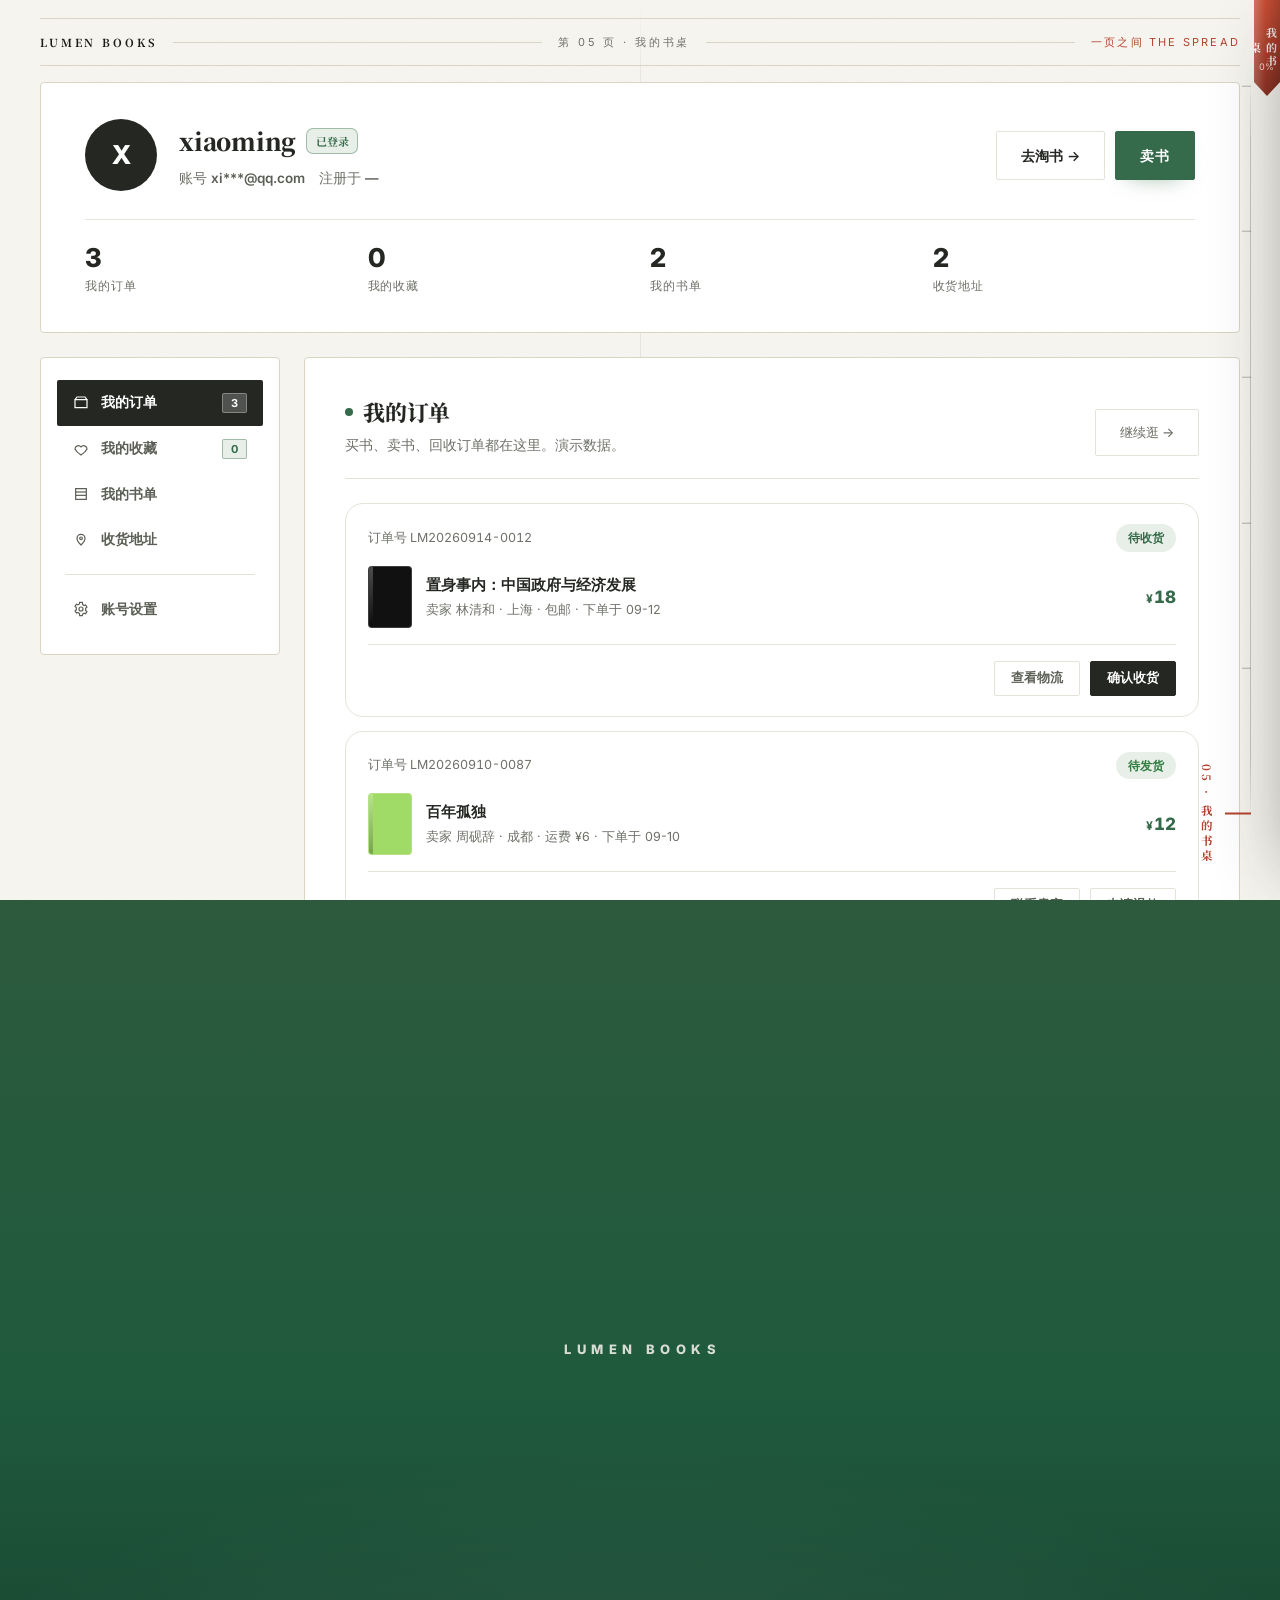
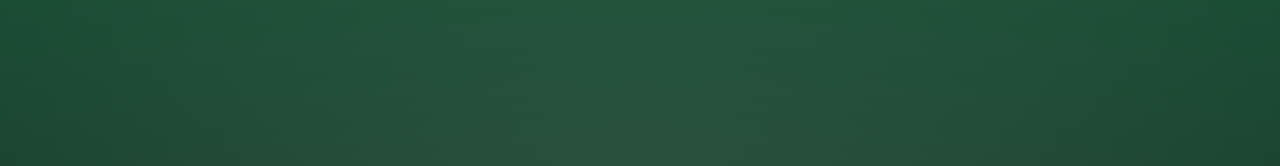
<file: profile.html>
<!DOCTYPE html>
<html lang="zh-CN">
<head>
<meta charset="UTF-8">
<meta name="viewport" content="width=device-width, initial-scale=1">
<title>个人中心 · LUMEN BOOKS</title>

<link rel="preconnect" href="https://fonts.googleapis.com">
<link rel="preconnect" href="https://fonts.gstatic.com" crossorigin>
<link href="https://fonts.googleapis.com/css2?family=Inter:wght@300;400;500;600;700;800;900&display=swap" rel="stylesheet">

<link rel="stylesheet" href="common.css">
<style>
button{font-family:inherit;cursor:pointer;}
.btn-primary{
  display:inline-flex;align-items:center;justify-content:center;gap:8px;
  background:var(--text);color:#fff;
  padding:12px 24px;border-radius:999px;
  font-size:14px;font-weight:600;
  transition:.25s;white-space:nowrap;border:1.5px solid var(--text);
}
.btn-primary:hover{background:var(--accent);border-color:var(--accent);transform:translateY(-2px);}
.btn-ghost{
  display:inline-flex;align-items:center;justify-content:center;gap:8px;
  border:1.5px solid var(--line);color:var(--text);
  background:var(--glass-strong);font-size:14px;font-weight:600;
  padding:12px 24px;border-radius:999px;transition:.25s;
}
.user-chip{
  display:flex;align-items:center;gap:10px;
  padding:6px 16px 6px 6px;border-radius:999px;
  background:var(--glass-soft);border:1px solid var(--line);
}
.user-chip .avatar-sm{
  width:32px;height:32px;border-radius:50%;flex:none;
  display:grid;place-items:center;
  background:var(--accent);color:#fff;font-size:13px;font-weight:800;
}
.user-chip .name-sm{
  font-size:13.5px;font-weight:700;color:var(--text);
  max-width:160px;white-space:nowrap;overflow:hidden;text-overflow:ellipsis;
}
/* ============================================================
   个人中心布局
   ============================================================ */
.profile-head{padding:16px 0 8px;}
.profile-head-inner{padding:36px 44px;}
.profile-top{
  display:flex;align-items:center;gap:22px;flex-wrap:wrap;
}
.avatar-lg{
  width:72px;height:72px;border-radius:50%;flex:none;
  display:grid;place-items:center;
  background:var(--text);color:#fff;font-size:26px;font-weight:800;
  letter-spacing:-.02em;
}
.profile-top .who{flex:1;min-width:200px;}
.profile-top .who h1{
  font-size:24px;font-weight:800;margin:0 0 6px;letter-spacing:-0.02em;
  display:flex;align-items:center;gap:10px;flex-wrap:wrap;
}
.profile-top .who h1 .verified{
  font-size:11px;font-weight:700;color:var(--accent);
  padding:3px 9px;border-radius:7px;background:var(--accent-bg);
  border:1px solid rgba(53,107,74,.40);
}
.profile-top .who p{
  margin:0;color:var(--text-faint);font-size:13.5px;
  display:flex;align-items:center;gap:14px;flex-wrap:wrap;
}
.profile-top .who p b{color:var(--text-dim);font-weight:600;}
.profile-head-actions{display:flex;gap:10px;flex-wrap:wrap;}
.profile-stats{
  margin-top:28px;padding-top:24px;border-top:1px solid var(--line);
  display:grid;grid-template-columns:repeat(4,1fr);gap:20px;
}
.profile-stats .stat{display:flex;flex-direction:column;gap:4px;}
.profile-stats .stat b{
  font-size:26px;font-weight:800;letter-spacing:-0.02em;line-height:1.1;
  color:var(--text);
}
.profile-stats .stat span{
  font-size:11.5px;color:var(--text-faint);
  letter-spacing:.08em;text-transform:uppercase;
}
/* 主体：侧栏 + 内容 */
.profile-layout{
  display:grid;grid-template-columns:240px 1fr;gap:24px;
  padding:16px 0 32px;align-items:start;
}
/* 侧栏 */
.side-nav{padding:22px 16px;}
.side-nav button{
  display:flex;align-items:center;gap:12px;
  width:100%;border:0;background:transparent;
  font-size:14px;font-weight:600;color:var(--text-dim);
  padding:13px 16px;border-radius:14px;
  transition:.25s;text-align:left;
}
.side-nav button:hover{background:rgba(0,0,0,.04);color:var(--text);}
.side-nav button.active{
  background:var(--text);color:#fff;
}
.side-nav button.active svg{stroke:#fff;}
.side-nav button svg{
  width:16px;height:16px;flex:none;
  stroke:var(--text-dim);fill:none;stroke-width:1.8;transition:.25s;
}
.side-nav button:hover svg{stroke:var(--text);}
.side-nav .badge{
  margin-left:auto;font-size:11px;font-weight:700;
  padding:2px 8px;border-radius:999px;
  background:var(--accent-bg);color:var(--accent);
  border:1px solid rgba(53,107,74,.40);
}
.side-nav button.active .badge{
  background:rgba(255,255,255,.2);color:#fff;border-color:rgba(255,255,255,.3);
}
.side-divider{
  height:1px;background:var(--line);margin:12px 8px;
}
/* 内容面板 */
.panel-body{padding:36px 40px;min-height:400px;}
.panel-head{
  display:flex;align-items:flex-end;justify-content:space-between;
  gap:20px;padding-bottom:22px;margin-bottom:24px;
  border-bottom:1px solid var(--line);
  flex-wrap:wrap;
}
.panel-head h2{
  font-size:22px;font-weight:800;margin:0 0 4px;letter-spacing:-0.01em;
  display:flex;align-items:center;gap:10px;
}
.panel-head h2::before{
  content:'';width:8px;height:8px;border-radius:50%;background:var(--accent);flex:none;
}
.panel-head p{margin:0;font-size:13.5px;color:var(--text-faint);}
/* 空状态 */
.empty{
  padding:56px 20px;text-align:center;
  color:var(--text-faint);font-size:14px;line-height:1.8;
}
.empty .empty-cover{
  width:64px;height:82px;border-radius:5px;margin:0 auto 20px;
  background:repeating-linear-gradient(45deg,#eaeaea 0 8px,#f6f6f6 8px 16px);
  border:1px dashed var(--line-mid);
}
.empty b{display:block;color:var(--text);font-size:15px;font-weight:700;margin-bottom:6px;}
.empty .btn-primary{margin-top:20px;}
/* 订单卡片 */
.order{
  border:1.5px solid var(--line);border-radius:18px;
  padding:20px 22px;margin-bottom:14px;transition:.25s;
}
.order:hover{border-color:var(--line-mid);}
.order-top{
  display:flex;align-items:center;justify-content:space-between;
  gap:14px;margin-bottom:14px;flex-wrap:wrap;
}
.order-top .no{
  font-size:12.5px;color:var(--text-faint);
  font-variant-numeric:tabular-nums;
}
.order-top .status{
  font-size:12px;font-weight:700;padding:4px 12px;border-radius:999px;
}
.status.paid{background:rgba(203,226,206,.72);color:#2f7d3f;}
.status.shipping{background:var(--accent-bg);color:var(--accent);}
.status.done{background:var(--glass-chip);color:var(--text-dim);}
.status.cancel{background:var(--glass-chip);color:var(--text-faint);}
.order-body{
  display:grid;grid-template-columns:44px 1fr auto;gap:14px;align-items:center;
}
.order-body .cover-sm{
  width:44px;aspect-ratio:3/4.2;border-radius:4px;
  background:var(--book-bg,#111);
  border:1px solid rgba(255,255,255,.18);
  position:relative;overflow:hidden;
}
.order-body .cover-sm::before{
  content:'';position:absolute;top:0;bottom:0;left:0;width:4px;
  background:linear-gradient(180deg,rgba(255,255,255,.25),rgba(0,0,0,.25));
}
.order-body .info h4{
  font-size:14.5px;font-weight:700;margin:0 0 3px;color:var(--text);
}
.order-body .info p{
  font-size:12.5px;color:var(--text-faint);margin:0;
}
.order-body .price{
  font-size:17px;font-weight:800;color:var(--accent);
  font-variant-numeric:tabular-nums;
}
.order-body .price small{font-size:12px;font-weight:700;margin-right:1px;}
.order-foot{
  display:flex;align-items:center;justify-content:flex-end;gap:10px;
  margin-top:16px;padding-top:16px;border-top:1px solid var(--line);
}
.order-foot button{
  font-size:12.5px;font-weight:600;
  padding:8px 16px;border-radius:10px;
  border:1.5px solid var(--line);background:var(--glass-strong);color:var(--text-dim);
  transition:.25s;
}
.order-foot button:hover{border-color:var(--text);color:var(--text);}
.order-foot button.primary{
  background:var(--text);color:#fff;border-color:var(--text);
}
.order-foot button.primary:hover{background:var(--accent);border-color:var(--accent);}
/* 收藏/书单卡片网格 */
.grid-cards{
  display:grid;grid-template-columns:repeat(3,1fr);gap:18px;
}
.mini-card{
  background:var(--glass-soft);border:1.5px solid var(--line);border-radius:18px;
  padding:18px;display:flex;flex-direction:column;
  transition:.25s;cursor:pointer;
}
.mini-card:hover{border-color:var(--line-mid);transform:translateY(-3px);}
.mini-cover{
  width:100%;aspect-ratio:3/4.2;border-radius:6px;margin-bottom:14px;
  background:var(--book-bg,#111);
  position:relative;overflow:hidden;
  box-shadow:0 12px 24px -16px rgba(0,0,0,.4);
  border:1px solid rgba(255,255,255,.18);
}
.mini-cover::before{
  content:'';position:absolute;top:0;bottom:0;left:0;width:6px;
  background:linear-gradient(180deg,rgba(255,255,255,.25),rgba(0,0,0,.25));
}
.mini-card h4{
  font-size:14px;font-weight:700;margin:0 0 4px;color:var(--text);
  line-height:1.45;
  display:-webkit-box;-webkit-line-clamp:2;-webkit-box-orient:vertical;overflow:hidden;
}
.mini-card .meta{
  font-size:12px;color:var(--text-faint);margin-bottom:12px;
  white-space:nowrap;overflow:hidden;text-overflow:ellipsis;
}
.mini-foot{
  display:flex;align-items:center;justify-content:space-between;
  padding-top:12px;border-top:1px solid var(--line);margin-top:auto;
}
.mini-foot .cond-sm{
  font-size:10.5px;font-weight:700;color:var(--text-dim);
  padding:3px 8px;border-radius:6px;background:var(--glass-chip);
}
.mini-foot .price{
  font-size:15px;font-weight:800;color:var(--accent);
  font-variant-numeric:tabular-nums;
}
.mini-foot .price small{font-size:11px;font-weight:700;margin-right:1px;}
/* 地址列表 */
.addr-item{
  display:flex;gap:16px;align-items:flex-start;
  padding:18px 20px;border:1.5px solid var(--line);border-radius:16px;
  margin-bottom:12px;transition:.25s;
}
.addr-item:hover{border-color:var(--line-mid);}
.addr-item .info{flex:1;min-width:0;}
.addr-item .info .who{
  font-size:14.5px;font-weight:700;color:var(--text);margin:0 0 4px;
  display:flex;align-items:center;gap:10px;flex-wrap:wrap;
}
.addr-item .info .who .tag{
  font-size:10.5px;font-weight:700;color:var(--accent);
  padding:2px 8px;border-radius:6px;background:var(--accent-bg);
  border:1px solid rgba(53,107,74,.40);
}
.addr-item .info .detail{
  font-size:13px;color:var(--text-dim);line-height:1.7;margin:0;
}
.addr-item .info .phone{
  font-size:13px;color:var(--text-faint);margin:4px 0 0;
  font-variant-numeric:tabular-nums;
}
.addr-actions{display:flex;gap:8px;flex:none;}
.addr-actions button{
  font-size:12.5px;font-weight:600;
  padding:7px 14px;border-radius:10px;
  border:1.5px solid var(--line);background:var(--glass-strong);color:var(--text-dim);
  transition:.25s;
}
.addr-actions button:hover{border-color:var(--text);color:var(--text);}
/* 设置表单 */
.setting-block{margin-bottom:30px;padding-bottom:30px;border-bottom:1px solid var(--line);}
.setting-block:last-child{border-bottom:0;margin-bottom:0;padding-bottom:0;}
.setting-block h3{
  font-size:16px;font-weight:800;margin:0 0 6px;letter-spacing:-0.01em;
}
.setting-block .hint{
  font-size:13px;color:var(--text-faint);margin:0 0 18px;line-height:1.7;
}
.setting-row{
  display:grid;grid-template-columns:140px 1fr auto;gap:14px;align-items:center;
  padding:12px 0;
}
.setting-row .label{
  font-size:13px;font-weight:600;color:var(--text-dim);
}
.setting-row .value{
  font-size:14px;color:var(--text);font-weight:600;
  font-variant-numeric:tabular-nums;
}
.setting-row .value.muted{color:var(--text-faint);font-weight:400;}
.setting-row input{
  width:100%;padding:11px 14px;border-radius:12px;
  border:1.5px solid var(--line);background:var(--glass-soft);
  font-size:14px;color:var(--text);outline:none;transition:.25s;
}
.setting-row input:focus{border-color:var(--accent);background:var(--glass-strong);}
/* Toast */
.toast{
  position:fixed;left:50%;bottom:36px;transform:translateX(-50%) translateY(20px);
  background:var(--text);color:#fff;
  font-size:13.5px;font-weight:600;
  padding:13px 24px;border-radius:999px;
  box-shadow:0 20px 40px -16px rgba(0,0,0,.4);
  opacity:0;pointer-events:none;transition:.35s;z-index:300;
}
.toast.show{opacity:1;transform:translateX(-50%) translateY(0);}
/* Footer */
.site-footer-wrap{padding-bottom:32px;padding-top:32px;}
.footer-brand p{max-width:320px;line-height:1.75;color:var(--text-faint);margin:0;}
.footer-bottom span:last-child{font-weight:600;letter-spacing:.08em;}
/* Responsive */
@media (max-width:900px){
  .nav{display:none;}
  .profile-layout{grid-template-columns:1fr;}
  .side-nav{
    display:flex;gap:6px;overflow-x:auto;padding:10px;
    scrollbar-width:none;
  }
  .side-nav::-webkit-scrollbar{display:none;}
  .side-nav button{
    flex:none;padding:10px 16px;white-space:nowrap;
  }
  .side-divider{display:none;}
  .footer-inner{grid-template-columns:1fr;gap:42px;}
  .site-footer{padding:48px 32px 0;}
  .grid-cards{grid-template-columns:repeat(2,1fr);}
}
@media (max-width:640px){
  .container{width:calc(100% - 32px);}
  .header-inner{padding:0 18px;}
  .user-chip .name-sm{max-width:80px;}
  .profile-head-inner{padding:28px 22px;}
  .panel-body{padding:26px 22px;}
  .profile-stats{grid-template-columns:repeat(2,1fr);}
  .grid-cards{grid-template-columns:1fr;}
  .setting-row{grid-template-columns:1fr;gap:8px;}
  .footer-cols{grid-template-columns:1fr 1fr;}
}
</style>
<link rel="stylesheet" href="theme-mist.css">
<!-- 方案 B · 一页之间：出版物皮肤层（最后加载，覆盖以上所有样式） -->
<link rel="stylesheet" href="spread.css">
  <link rel="stylesheet" href="pt.css">
  <script>(function(){try{var f=JSON.parse(sessionStorage.getItem("lumen_pt")||"null");if(f&&Date.now()-f.t<30000){document.documentElement.classList.add("pt-pending");setTimeout(function(){document.documentElement.classList.remove("pt-pending")},3000);}}catch(e){}})();</script>
</head>
<body>
<div id="pt-panel" aria-hidden="true"></div>

<!-- ==================== 个人中心头部 ==================== -->
<section class="profile-head">
  <div class="container">
    <div class="surface profile-head-inner">

      <div class="profile-top">
        <span class="avatar-lg" id="bigAvatar">L</span>
        <div class="who">
          <h1 id="userName">
            用户
            <span class="verified">已登录</span>
          </h1>
          <p>
            <span>账号 <b id="userAccount">—</b></span>
            <span>注册于 <b id="userCreated">—</b></span>
          </p>
        </div>
        <div class="profile-head-actions">
          <a class="btn-ghost" href="market.html">去淘书 →</a>
          <a class="btn-primary" href="sell.html">卖书</a>
        </div>
      </div>

      <div class="profile-stats">
        <div class="stat"><b id="statOrders">3</b><span>我的订单</span></div>
        <div class="stat"><b id="statFavs">4</b><span>我的收藏</span></div>
        <div class="stat"><b id="statLists">2</b><span>我的书单</span></div>
        <div class="stat"><b id="statAddr">2</b><span>收货地址</span></div>
      </div>

    </div>
  </div>
</section>

<!-- ==================== 主体 ==================== -->
<section class="container">
  <div class="profile-layout">

    <!-- 侧栏 -->
    <aside class="surface side-nav" id="sideNav">
      <button class="active" data-tab="orders" type="button">
        <svg viewBox="0 0 24 24"><path d="M3 7h18v12H3z"/><path d="M3 7l3-4h12l3 4"/></svg>
        我的订单
        <span class="badge" id="navOrdersBadge">3</span>
      </button>
      <button data-tab="favs" type="button">
        <svg viewBox="0 0 24 24"><path d="M12 21s-7-4.5-9-9a5 5 0 0 1 9-3 5 5 0 0 1 9 3c-2 4.5-9 9-9 9z"/></svg>
        我的收藏
        <span class="badge" id="navFavsBadge">4</span>
      </button>
      <button data-tab="lists" type="button">
        <svg viewBox="0 0 24 24"><path d="M4 4h16v16H4z"/><path d="M4 9h16"/><path d="M4 14h16"/></svg>
        我的书单
      </button>
      <button data-tab="address" type="button">
        <svg viewBox="0 0 24 24"><path d="M12 21s-6-5.5-6-10a6 6 0 0 1 12 0c0 4.5-6 10-6 10z"/><circle cx="12" cy="11" r="2"/></svg>
        收货地址
      </button>
      <div class="side-divider"></div>
      <button data-tab="settings" type="button">
        <svg viewBox="0 0 24 24"><circle cx="12" cy="12" r="3"/><path d="M19 12a7 7 0 0 0-.1-1.2l2-1.6-2-3.4-2.4.9a7 7 0 0 0-2-1.2L14 2h-4l-.5 2.5a7 7 0 0 0-2 1.2L5.1 4.8 3 8.2l2 1.6A7 7 0 0 0 5 12c0 .4 0 .8.1 1.2l-2 1.6 2 3.4 2.4-.9a7 7 0 0 0 2 1.2L10 22h4l.5-2.5a7 7 0 0 0 2-1.2l2.4.9 2-3.4-2-1.6c.1-.4.1-.8.1-1.2z"/></svg>
        账号设置
      </button>
    </aside>

    <!-- 内容 -->
    <div class="surface panel-body" id="panelBody">

      <!-- 订单 -->
      <div class="panel-view" data-view="orders">
        <div class="panel-head">
          <div>
            <h2>我的订单</h2>
            <p>买书、卖书、回收订单都在这里。演示数据。</p>
          </div>
          <a class="btn-ghost" href="market.html">继续逛 →</a>
        </div>

        <!-- 真实下单的订单（checkout.html 写入 lumen_orders）插在这里 -->
        <div id="savedOrders"></div>

        <div class="order">
          <div class="order-top">
            <span class="no">订单号 LM20260914-0012</span>
            <span class="status shipping">待收货</span>
          </div>
          <div class="order-body">
            <span class="cover-sm" style="--book-bg:#111111;"></span>
            <div class="info">
              <h4>置身事内：中国政府与经济发展</h4>
              <p>卖家 林清和 · 上海 · 包邮 · 下单于 09-12</p>
            </div>
            <span class="price"><small>¥</small>18</span>
          </div>
          <div class="order-foot">
            <button type="button">查看物流</button>
            <button type="button" class="primary" data-action="confirm">确认收货</button>
          </div>
        </div>

        <div class="order">
          <div class="order-top">
            <span class="no">订单号 LM20260910-0087</span>
            <span class="status paid">待发货</span>
          </div>
          <div class="order-body">
            <span class="cover-sm" style="--book-bg:#A1DB67;"></span>
            <div class="info">
              <h4>百年孤独</h4>
              <p>卖家 周砚辞 · 成都 · 运费 ¥6 · 下单于 09-10</p>
            </div>
            <span class="price"><small>¥</small>12</span>
          </div>
          <div class="order-foot">
            <button type="button">联系卖家</button>
            <button type="button">申请退款</button>
          </div>
        </div>

        <div class="order">
          <div class="order-top">
            <span class="no">回收单号 LM-R-20260908-0341</span>
            <span class="status done">已完成</span>
          </div>
          <div class="order-body">
            <span class="cover-sm" style="--book-bg:#c0c0c0;"></span>
            <div class="info">
              <h4>瓦尔登湖 · 九五新</h4>
              <p>平台回收 · 09-08 提交 · 09-09 已打款</p>
            </div>
            <span class="price"><small>¥</small>15</span>
          </div>
          <div class="order-foot">
            <button type="button">查看回收单</button>
          </div>
        </div>
      </div>

      <!-- 收藏 -->
      <div class="panel-view" data-view="favs" style="display:none;">
        <div class="panel-head">
          <div>
            <h2>我的收藏</h2>
            <p>收藏的书与书单。有货会提醒你。</p>
          </div>
        </div>

        <div class="grid-cards" id="favsGrid"></div>
      </div>

      <!-- 书单 -->
      <div class="panel-view" data-view="lists" style="display:none;">
        <div class="panel-head">
          <div>
            <h2>我的书单</h2>
            <p>你创建与收藏的书单。</p>
          </div>
          <a class="btn-primary" href="lists.html">浏览书单广场 →</a>
        </div>

        <div class="grid-cards">
          <article class="mini-card" onclick="location.href='lists.html?id=1'">
            <div style="display:flex;gap:8px;margin-bottom:14px;">
              <span class="mini-cover" style="--book-bg:#111111;width:33%;margin:0;aspect-ratio:3/4.2;" data-cover="zhishenshizheng"></span>
              <span class="mini-cover" style="--book-bg:#c0c0c0;width:33%;margin:0;aspect-ratio:3/4.2;" data-cover="waerdeng"></span>
              <span class="mini-cover" style="--book-bg:#A1DB67;width:33%;margin:0;aspect-ratio:3/4.2;" data-cover="bainiangudu"></span>
            </div>
            <h4>通识经典 · 认识世界的 12 种方式</h4>
            <p class="meta">12 本 · 1.2k 人收藏</p>
            <div class="mini-foot">
              <span class="cond-sm">我收藏的</span>
              <span class="price">12 本</span>
            </div>
          </article>
          <article class="mini-card" onclick="location.href='lists.html?id=2'">
            <div style="display:flex;gap:8px;margin-bottom:14px;">
              <span class="mini-cover" style="--book-bg:#A1DB67;width:33%;margin:0;aspect-ratio:3/4.2;" data-cover="beitaoyan"></span>
              <span class="mini-cover" style="--book-bg:#c0c0c0;width:33%;margin:0;aspect-ratio:3/4.2;" data-cover="shehuixue"></span>
              <span class="mini-cover" style="--book-bg:#111111;width:33%;margin:0;aspect-ratio:3/4.2;" data-cover="xiangtu"></span>
            </div>
            <h4>写给年轻人的心理学入门</h4>
            <p class="meta">9 本 · 986 人收藏</p>
            <div class="mini-foot">
              <span class="cond-sm">我收藏的</span>
              <span class="price">9 本</span>
            </div>
          </article>
        </div>
      </div>

      <!-- 地址 -->
      <div class="panel-view" data-view="address" style="display:none;">
        <div class="panel-head">
          <div>
            <h2>收货地址</h2>
            <p>下单时默认使用这里的地址。</p>
          </div>
          <button class="btn-primary" type="button" id="addAddrBtn">新增地址</button>
        </div>

        <div class="addr-item">
          <div class="info">
            <p class="who">
              林清和
              <span class="tag">默认</span>
            </p>
            <p class="detail">上海市 · 杨浦区 · XX 路 100 号 XX 大学 XX 宿舍楼 3 楼 305</p>
            <p class="phone">138 **** 8888</p>
          </div>
          <div class="addr-actions">
            <button type="button">编辑</button>
          </div>
        </div>

        <div class="addr-item">
          <div class="info">
            <p class="who">林清和（家）</p>
            <p class="detail">北京市 · 海淀区 · XX 路 66 号 XX 小区 8 栋 502</p>
            <p class="phone">138 **** 8888</p>
          </div>
          <div class="addr-actions">
            <button type="button">编辑</button>
          </div>
        </div>
      </div>

      <!-- 设置 -->
      <div class="panel-view" data-view="settings" style="display:none;">
        <div class="panel-head">
          <div>
            <h2>账号设置</h2>
            <p>管理你的账号与密码。</p>
          </div>
        </div>

        <div class="setting-block">
          <h3>账号信息</h3>
          <p class="hint">手机号或邮箱，登录时使用。</p>
          <div class="setting-row">
            <span class="label">当前账号</span>
            <span class="value" id="setAccount">—</span>
            <span></span>
          </div>
          <div class="setting-row">
            <span class="label">账号类型</span>
            <span class="value" id="setType">—</span>
            <span></span>
          </div>
          <div class="setting-row">
            <span class="label">注册时间</span>
            <span class="value muted" id="setCreated">—</span>
            <span></span>
          </div>
        </div>

        <div class="setting-block">
          <h3>修改密码</h3>
          <p class="hint">输入当前密码与新密码，修改后立即生效。</p>
          <div class="setting-row">
            <span class="label">当前密码</span>
            <input type="password" id="curPwd" placeholder="请输入当前密码">
            <span></span>
          </div>
          <div class="setting-row">
            <span class="label">新密码</span>
            <input type="password" id="newPwd" placeholder="6–20 位">
            <span></span>
          </div>
          <div class="setting-row">
            <span class="label">确认新密码</span>
            <input type="password" id="newPwd2" placeholder="再输入一次">
            <span></span>
          </div>
          <div class="setting-row">
            <span class="label"></span>
            <div>
              <button class="btn-primary" type="button" id="changePwdBtn">保存新密码</button>
            </div>
            <span></span>
          </div>
        </div>

        <div class="setting-block">
          <h3>退出登录</h3>
          <p class="hint">退出后需重新登录，收藏与订单不会丢失。</p>
          <button class="btn-ghost" type="button" id="logoutBtn2">退出登录</button>
        </div>
      </div>

    </div>
  </div>
</section>

<!-- Toast -->
<div class="toast" id="toast"></div>

<!-- ==================== Footer ==================== -->
<div class="site-footer-wrap">
  <footer class="site-footer container">
    <div class="footer-inner">

      <div class="footer-brand">
        <a class="logo" href="index.html">
          <span class="logo-mark">L</span>
          <span class="logo-text">
            <b>LUMEN</b>
            <em>Books</em>
          </span>
        </a>
        <p>大学生二手书流转平台 · 扫码卖书 · 按品相定价 · 担保交易。<br>让每一本旧书遇见下一位读者。</p>
      </div>

      <div class="footer-cols">
        <div>
          <h5>Discover</h5>
          <a href="lists.html">书单</a>
          <a href="market.html">淘书</a>
          <a href="reviews.html#wantedSection">寻书</a>
          <a href="reviews.html">书话</a>
        </div>
        <div>
          <h5>Service</h5>
          <a href="sell.html">卖书</a>
          <a href="sell.html#rules">回收规则</a>
          <a href="#">交易担保</a>
          <a href="#">售后仲裁</a>
        </div>
        <div>
          <h5>About</h5>
          <a href="#">平台规则</a>
          <a href="#">联系我们</a>
          <a href="#">使用条款</a>
          <a href="#">隐私说明</a>
        </div>
      </div>

    </div>
    <div class="footer-bottom">
      <span>© 2026 LUMEN BOOKS · 仅用于学习交流</span>
      <span>Reading makes us meet.</span>
    </div>
  </footer>
</div>

<script src="store.js"></script>
<script>
/* ============================================================
   登录态校验
   ============================================================ */
const USER_KEY = 'lumen_users';
const SESSION_KEY = 'lumen_session';

function loadUsers(){
  try { return JSON.parse(localStorage.getItem(USER_KEY)) || {}; }
  catch(e){ return {}; }
}
function loadSession(){
  try { return JSON.parse(localStorage.getItem(SESSION_KEY)) || null; }
  catch(e){ return null; }
}
function saveUsers(u){
  localStorage.setItem(USER_KEY, JSON.stringify(u));
}

const session = loadSession();
if (!session || !session.account) {
  location.replace('login.html');
}

/* 未登录时会跳转，这里用空账号兜底，避免后续渲染抛错 */
const account = (session && session.account) || '';
const users = loadUsers();
const me = users[account];

/* ---------- 渲染用户信息 ---------- */
function maskAccount(s){
  if (/^1[3-9]\d{9}$/.test(s)) {
    return s.slice(0, 3) + ' **** ' + s.slice(7);
  }
  const [name, domain] = s.split('@');
  if (!domain) return s;
  const head = name.length <= 2 ? name[0] + '*' : name.slice(0, 2) + '***';
  return head + '@' + domain;
}
function accountType(s){
  if (/^1[3-9]\d{9}$/.test(s)) return '手机号';
  return '邮箱';
}
function displayName(s){
  if (/^1[3-9]\d{9}$/.test(s)) return '书友 ' + s.slice(-4);
  return s.split('@')[0];
}
function formatDate(ts){
  const d = new Date(ts);
  return d.getFullYear() + '-' +
         String(d.getMonth() + 1).padStart(2, '0') + '-' +
         String(d.getDate()).padStart(2, '0');
}

const name = displayName(account);
const firstChar = name.trim().charAt(0).toUpperCase() || 'L';

document.getElementById('bigAvatar').textContent  = firstChar;
document.getElementById('userName').innerHTML     = name + ' <span class="verified">已登录</span>';
document.getElementById('userAccount').textContent = maskAccount(account);
document.getElementById('userCreated').textContent = me ? formatDate(me.createdAt) : '—';

document.getElementById('setAccount').textContent = account;
document.getElementById('setType').textContent    = accountType(account);
document.getElementById('setCreated').textContent = me ? formatDate(me.createdAt) : '—';

/* ============================================================
   本地数据：收藏（store.js lumen_fav）/ 订单（lumen_orders）/ 地址
   ============================================================ */
function readLS(key, def){
  try { const v = JSON.parse(localStorage.getItem(key)); return v == null ? def : v; }
  catch (e) { return def; }
}

const DEMO_ORDERS = 3;   // 页面上预置的 3 条演示订单
const DEMO_ADDR   = 2;   // 页面上预置的 2 条演示地址
const DEMO_LISTS  = 2;   // 页面上预置的 2 份书单

let favIds = readLS('lumen_fav', []);
favIds = Array.isArray(favIds) ? favIds : [];

/* ---------- 统计数字：真实数据 + 演示数据的基数 ---------- */
function refreshStats(){
  const orders = readLS('lumen_orders', []);
  const addr   = readLS('lumen_addr', []);

  document.getElementById('statOrders').textContent = DEMO_ORDERS + orders.length;
  document.getElementById('statFavs').textContent   = favIds.length;
  document.getElementById('statLists').textContent  = DEMO_LISTS;
  document.getElementById('statAddr').textContent   = addr.length || DEMO_ADDR;

  document.getElementById('navOrdersBadge').textContent = DEMO_ORDERS + orders.length;
  document.getElementById('navFavsBadge').textContent   = favIds.length;
}

/* ---------- 收藏 Tab：按 store.js 的目录动态渲染 ---------- */
function renderFavs(){
  const box = document.getElementById('favsGrid');
  if (!box) return;

  const list = readLS('lumen_fav', []);
  if (!Array.isArray(list) || list.length === 0) {
    box.innerHTML =
      '<div class="empty" style="grid-column:1/-1;">' +
        '<b>还没有收藏。</b>' +
        '去 <a href="market.html" style="color:var(--accent);font-weight:700;">淘书</a> 点封面右上角的 ★ 收藏喜欢的书。' +
      '</div>';
    return;
  }

  box.innerHTML = list.map(function(id){
    const b = Store.getBook(id);
    if (!b) return '';
    return '<article class="mini-card" data-book-id="' + id + '">' +
      '<span class="mini-cover" style="--book-bg:' + b.bg + ';" data-cover="' + id + '"></span>' +
      '<h4>' + b.title + '</h4>' +
      '<p class="meta">' + b.author + (b.pub ? ' · ' + String(b.pub).split(' · ')[0] : '') + '</p>' +
      '<div class="mini-foot">' +
        '<span class="cond-sm">' + b.cat + '</span>' +
        '<span class="price"><small>¥</small>' + b.price + '</span>' +
      '</div>' +
    '</article>';
  }).join('');
  Store.applyCovers(box);

  box.querySelectorAll('.mini-card[data-book-id]').forEach(card => {
    card.addEventListener('click', () => {
      location.href = 'book.html?id=' + card.dataset.bookId;
    });
  });
}

/* ---------- 订单 Tab：把本地新建的订单插到演示订单之前 ---------- */
function renderOrders(){
  const box = document.getElementById('savedOrders');
  if (!box) return;

  const list = readLS('lumen_orders', []);
  if (!Array.isArray(list) || list.length === 0) { box.innerHTML = ''; return; }

  box.innerHTML = list.map(function(o){
    const b = Store.getBook(o.bookId) || { title: '二手书', bg: '#111111' };
    const d = new Date(o.date || Date.now());
    const dateStr = String(d.getMonth() + 1).padStart(2, '0') + '-' + String(d.getDate()).padStart(2, '0');
    const status = o.status || '待发货';
    const statusCls = status === '已完成' ? 'done' : (status === '待收货' ? 'shipping' : 'paid');

    return '<div class="order">' +
      '<div class="order-top">' +
        '<span class="no">订单号 ' + o.no + '</span>' +
        '<span class="status ' + statusCls + '">' + status + '</span>' +
      '</div>' +
      '<div class="order-body">' +
        '<span class="cover-sm" style="--book-bg:' + b.bg + (b.cover ? ';" data-cover="' + o.bookId + '"' : '') + '></span>' +
        '<div class="info">' +
          '<h4>' + b.title + '</h4>' +
          '<p>数量 ×' + (o.qty || 1) + ' · 合计 ¥' + o.total + ' · 下单于 ' + dateStr + '</p>' +
        '</div>' +
        '<span class="price"><small>¥</small>' + o.total + '</span>' +
      '</div>' +
      '<div class="order-foot">' +
        '<button type="button">查看物流</button>' +
        '<button type="button" class="primary" data-action="confirm">确认收货</button>' +
      '</div>' +
    '</div>';
  }).join('');
  Store.applyCovers(box);
}

refreshStats();
renderFavs();
renderOrders();

/* ---------- Tab 切换 ---------- */
const sideNav = document.getElementById('sideNav');
const panelBody = document.getElementById('panelBody');

function switchView(tab){
  sideNav.querySelectorAll('button').forEach(b => {
    b.classList.toggle('active', b.dataset.tab === tab);
  });
  panelBody.querySelectorAll('.panel-view').forEach(v => {
    v.style.display = v.dataset.view === tab ? '' : 'none';
  });
  // 更新 URL 但不刷新
  const url = new URL(location.href);
  url.searchParams.set('tab', tab);
  history.replaceState(null, '', url);
}

sideNav.addEventListener('click', (e) => {
  const btn = e.target.closest('button');
  if (!btn) return;
  switchView(btn.dataset.tab);
});

/* 支持 ?tab=xxx */
const initTab = new URLSearchParams(location.search).get('tab');
if (initTab) switchView(initTab);

/* ---------- Toast ---------- */
const toastEl = document.getElementById('toast');
let toastTimer = null;
function toast(msg){
  toastEl.textContent = msg;
  toastEl.classList.add('show');
  clearTimeout(toastTimer);
  toastTimer = setTimeout(() => toastEl.classList.remove('show'), 2200);
}

/* ---------- 订单操作（事件委托，兼容动态生成的订单） ---------- */
panelBody.addEventListener('click', (e) => {
  const btn = e.target.closest('[data-action="confirm"]');
  if (!btn) return;
  const order = btn.closest('.order');
  if (!order) return;
  const status = order.querySelector('.status');
  status.textContent = '已完成';
  status.className = 'status done';
  btn.closest('.order-foot').innerHTML =
    '<button type="button">评价</button><button type="button">再买一次</button>';
  toast('已确认收货');
});

/* ---------- 收藏卡片点击 → 详情（由 renderFavs 动态绑定） ---------- */

/* ---------- 新增地址（演示） ---------- */
document.getElementById('addAddrBtn').addEventListener('click', () => {
  toast('演示阶段：地址新增表单待开发');
});

/* ---------- 修改密码 ---------- */
document.getElementById('changePwdBtn').addEventListener('click', () => {
  const cur = document.getElementById('curPwd').value;
  const n1  = document.getElementById('newPwd').value;
  const n2  = document.getElementById('newPwd2').value;

  if (!cur) { toast('请输入当前密码'); return; }
  if (!me || me.password !== cur) { toast('当前密码不正确'); return; }
  if (n1.length < 6 || n1.length > 20) { toast('新密码需 6–20 位'); return; }
  if (n1 !== n2) { toast('两次输入的新密码不一致'); return; }

  users[account].password = n1;
  saveUsers(users);
  document.getElementById('curPwd').value = '';
  document.getElementById('newPwd').value = '';
  document.getElementById('newPwd2').value = '';
  toast('密码已修改');
});

/* ---------- 退出登录 ---------- */
function logout(){
  localStorage.removeItem(SESSION_KEY);
  toast('已退出登录');
  setTimeout(() => location.href = 'login.html', 600);
}
document.getElementById('logoutBtn2').addEventListener('click', logout);


</script>

<script src="dock.js"></script>
<!-- 方案 B · 一页之间：书签绸带 + 跨页刊头 -->
<script src="spread.js"></script>
  <script src="pt.js" defer></script>
</body>
</html>
</file>
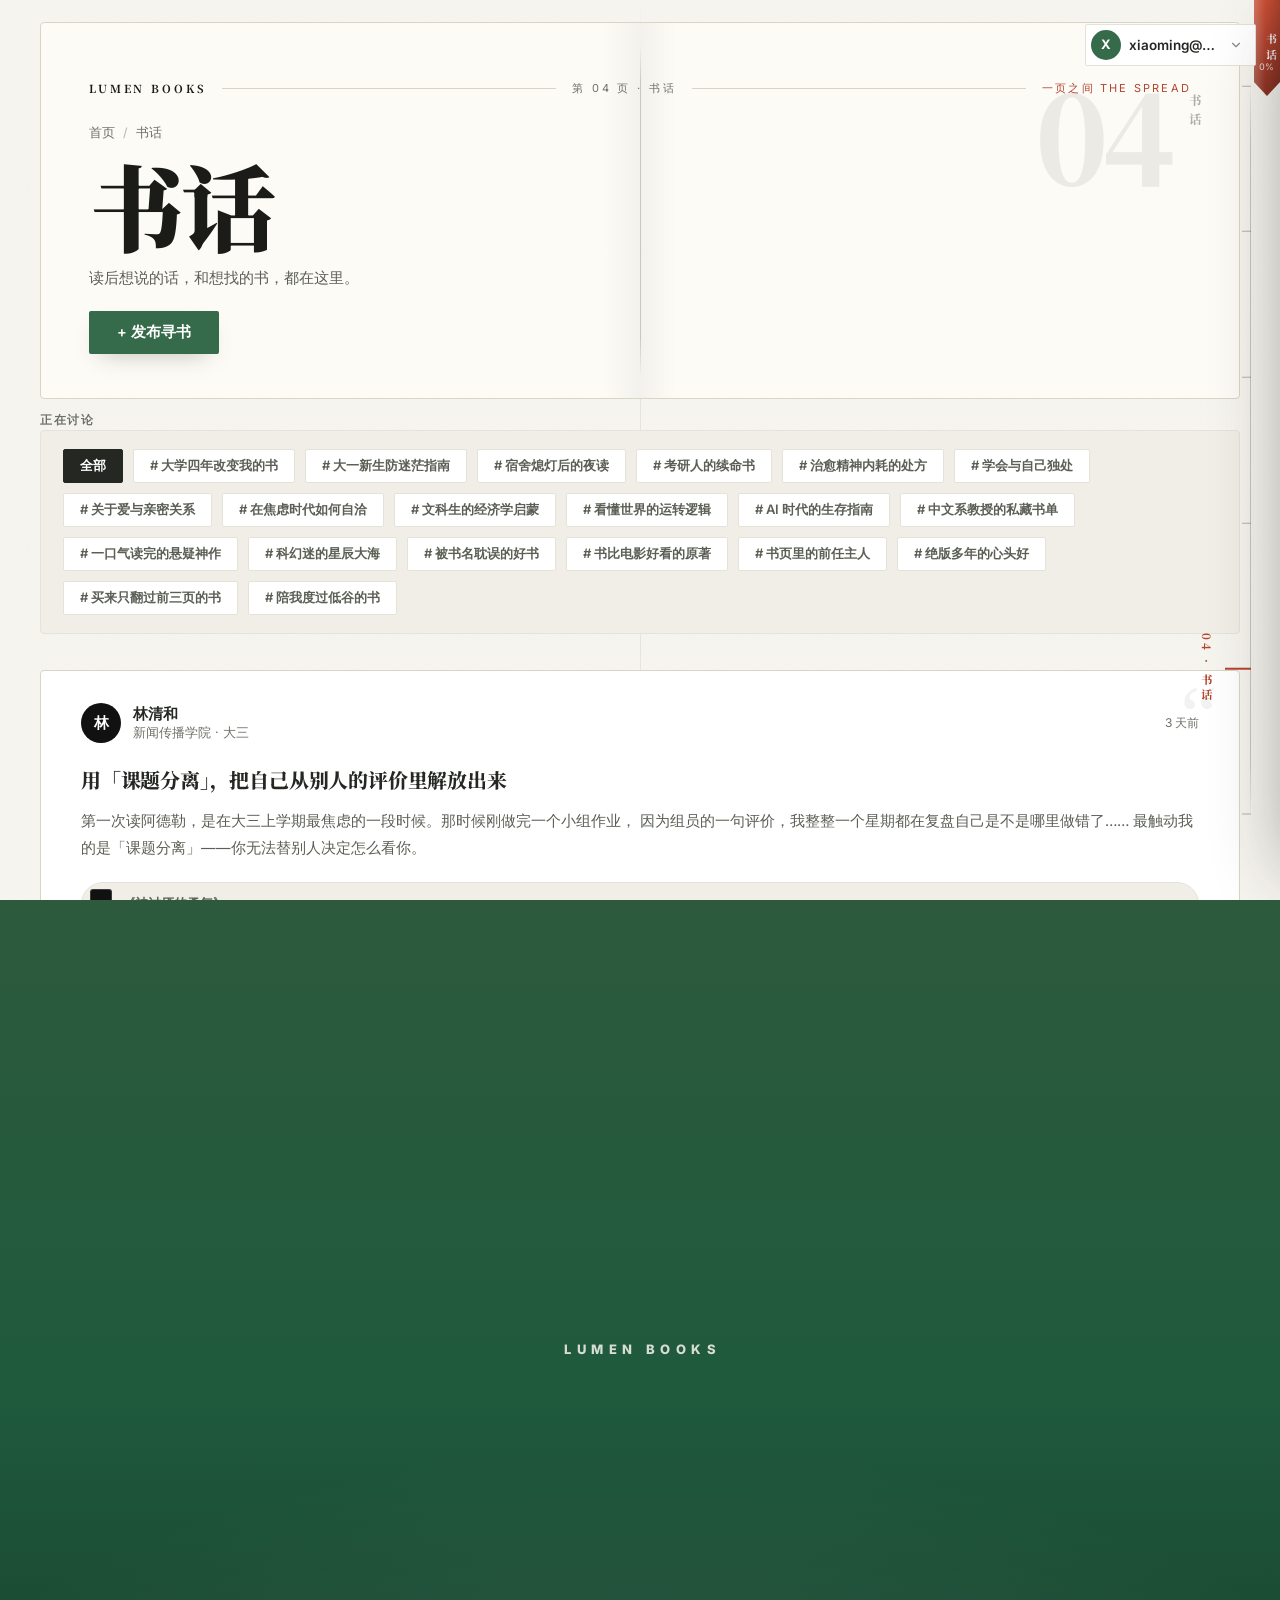
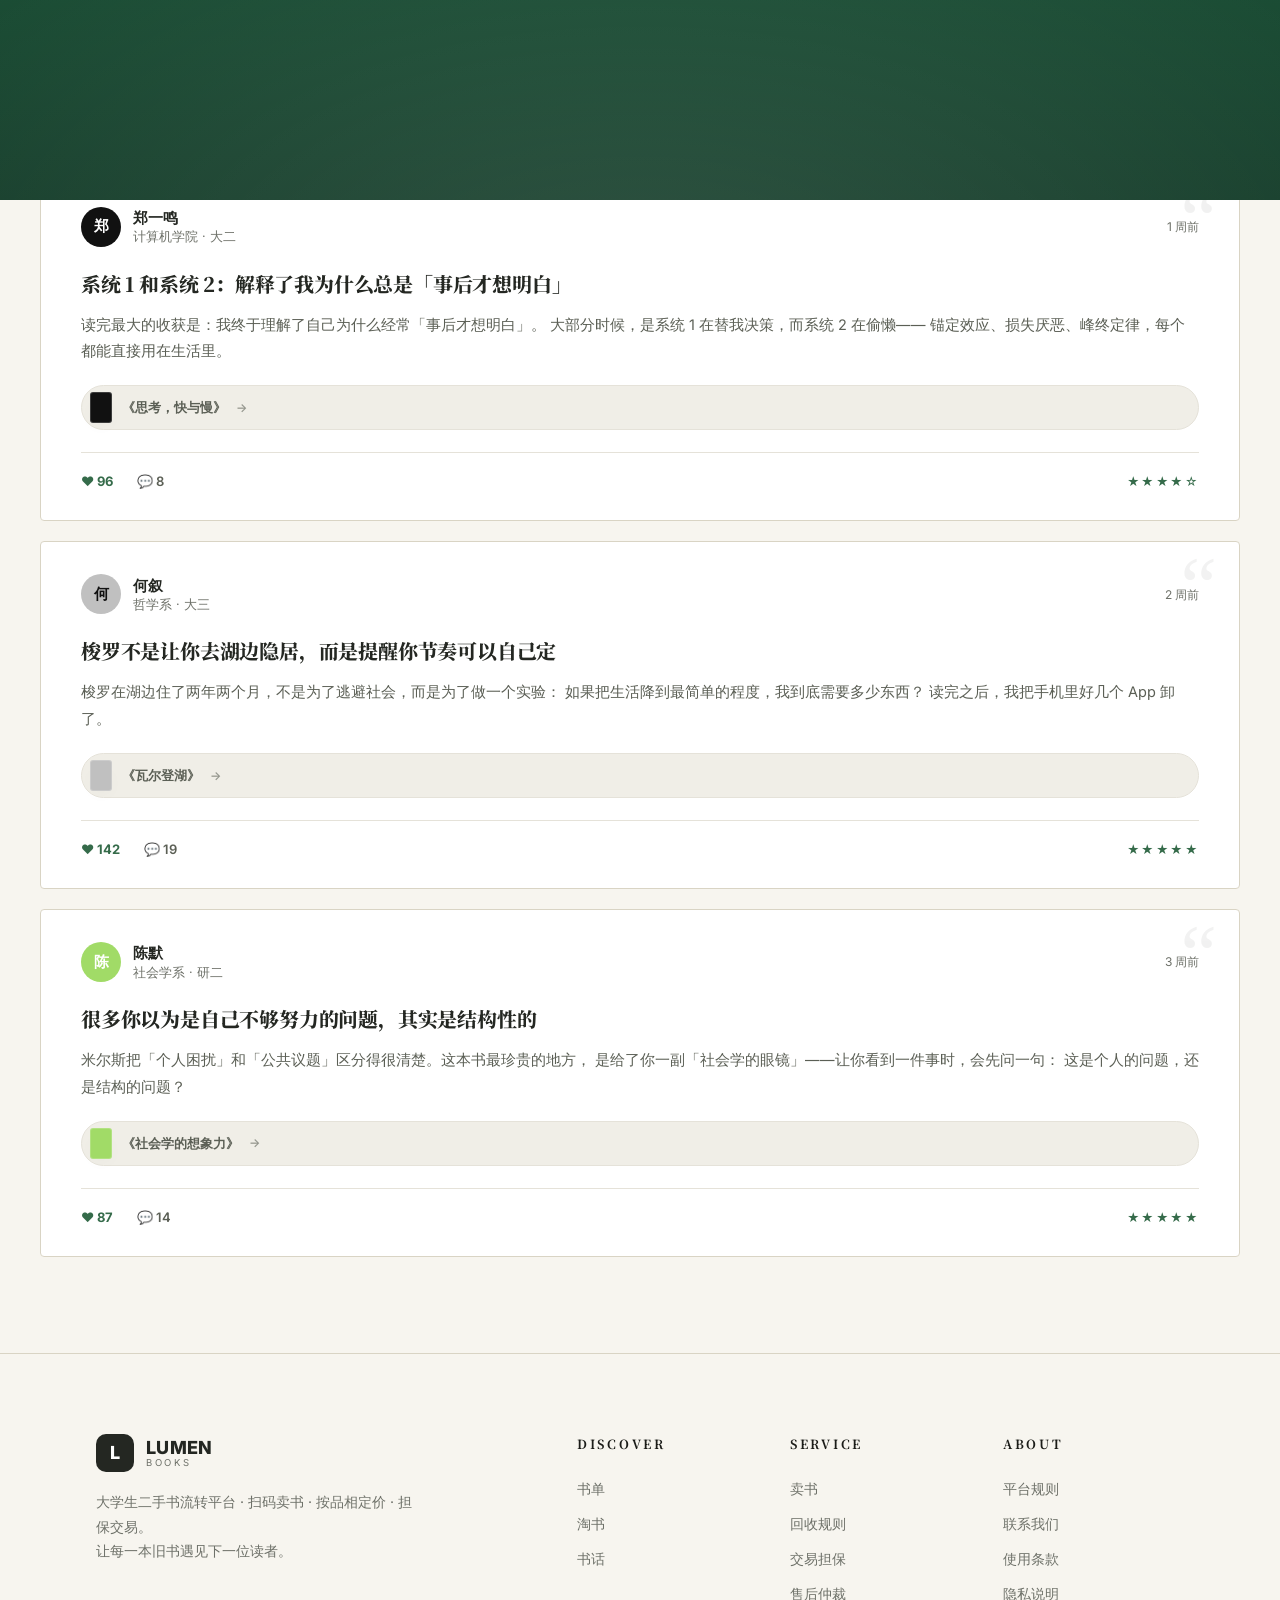
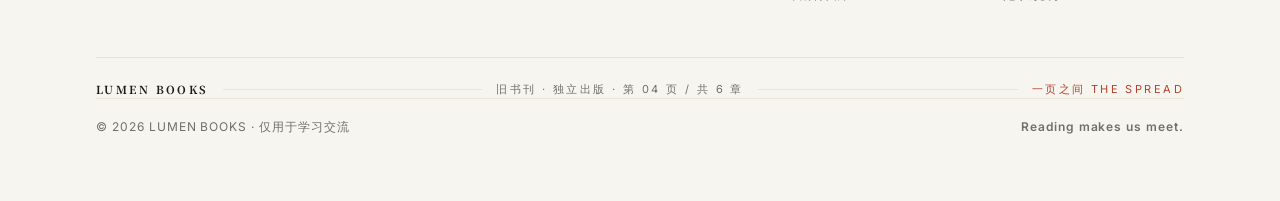
<file: reviews.html>
<!DOCTYPE html>
<html lang="zh-CN">
<head>
<meta charset="UTF-8">
<meta name="viewport" content="width=device-width, initial-scale=1">
<title>书话 · LUMEN BOOKS</title>

<link rel="preconnect" href="https://fonts.googleapis.com">
<link rel="preconnect" href="https://fonts.gstatic.com" crossorigin>
<link href="https://fonts.googleapis.com/css2?family=Inter:wght@300;400;500;600;700;800;900&display=swap" rel="stylesheet">

<link rel="stylesheet" href="common.css">
<style>
/* ============================================================
   reviews.html 页内样式
   ------------------------------------------------------------
   设计 token / 基础排版 / 页头 / 按钮 / 页脚 → common.css
   皮肤（照片背景 + 玻璃拟态 + 柔雾配色）  → theme-mist.css
   本文件只保留「本页专有」的样式，避免与全站重复定义。
   ============================================================ */
button{font-family:inherit;cursor:pointer;}
input,textarea,select{font-family:inherit;}

/* 页内小按钮：common.css 未定义 .btn-mini，本页需要，保留 */
.btn-mini{
  display:inline-flex;align-items:center;justify-content:center;
  font-size:12.5px;font-weight:600;
  padding:8px 16px;border-radius:10px;
  border:1.5px solid var(--line);background:var(--glass-strong);color:var(--text-dim);
  transition:.25s;white-space:nowrap;
}
.btn-mini:hover{border-color:var(--text);color:var(--text);}
.btn-mini.primary{background:var(--text);color:#fff;border-color:var(--text);}
.btn-mini.primary:hover{background:var(--accent);border-color:var(--accent);color:#fff;}

/* Page head */
.page-head{padding:16px 0 8px;}
.page-head-inner{padding:40px 44px;}
.breadcrumb{
  font-size:12.5px;color:var(--text-faint);
  display:flex;align-items:center;gap:8px;flex-wrap:wrap;margin-bottom:16px;
}
.breadcrumb a{transition:.25s;}
.breadcrumb a:hover{color:var(--accent);}
.breadcrumb .sep{opacity:.5;}
.page-title{
  font-size:clamp(28px,3.4vw,44px);font-weight:800;
  margin:0 0 12px;letter-spacing:-0.02em;color:var(--text);line-height:1.1;
}
.page-sub{color:var(--text-dim);margin:0;font-size:15px;max-width:680px;line-height:1.75;}
.page-sub b{color:var(--text);font-weight:600;}

/* ============================================================
   求书 · 发布入口（矩形按钮，位于书话标题下方）
   ============================================================ */
.wanted-fab{
  display:inline-flex;align-items:center;justify-content:center;gap:8px;
  margin-top:20px;
  padding:12px 28px;
  border-radius:12px;
  border:none;
  background:var(--color-primary);color:#fff;
  font-size:14.5px;font-weight:600;
  box-shadow:0 10px 24px -12px rgba(36,39,34,.35);
  transition:transform .25s cubic-bezier(.2,.75,.3,1),background .25s,box-shadow .25s;
  cursor:pointer;
}
.wanted-fab:hover{
  background:var(--color-primary-hover);
  transform:translateY(-2px);
  box-shadow:0 16px 30px -14px rgba(36,39,34,.45);
}
.wanted-fab:active{transform:translateY(0);}

/* ============================================================
   书评卡片 —— 观点优先
   ============================================================ */
.review-grid{
  display:flex;flex-direction:column;gap:20px;
  padding:16px 0 32px;
}

.review-card{
  position:relative;
  background:var(--surface);
  border-radius:var(--radius);
  padding:32px 40px 28px;
  box-shadow:0 1px 0 rgba(255,255,255,.4) inset, 0 20px 50px -24px rgba(0,0,0,.1);
  transition:transform .35s cubic-bezier(.2,.75,.3,1),box-shadow .35s;
  overflow:hidden;
  cursor:pointer;
}

.review-card:hover{
  transform:translateY(-4px);
  box-shadow:0 24px 60px -24px rgba(0,0,0,.16);
}

/* 作者行：头像 + 名字 + 时间 */
.review-card .rv-head{
  display:flex;align-items:center;gap:12px;
  margin-bottom:22px;
}

.review-card .avatar{
  width:40px;height:40px;border-radius:50%;flex:none;
  display:grid;place-items:center;
  background:var(--book-bg,#111);color:#fff;
  font-size:15px;font-weight:700;
}

.review-card .rv-user{
  display:flex;flex-direction:column;line-height:1.4;min-width:0;
}
.review-card .rv-user strong{font-size:14.5px;font-weight:700;}
.review-card .rv-user span{font-size:12.5px;color:var(--text-faint);}

.review-card .rv-time{
  margin-left:auto;
  font-size:12px;
  color:var(--text-faint);
  white-space:nowrap;
}

/* 观点标题：正文的主体 */
.review-card .rv-title{
  font-size:20px;
  font-weight:800;
  line-height:1.45;
  letter-spacing:-0.01em;
  color:var(--text);
  margin:0 0 14px;
  transition:color .25s;
}
.review-card:hover .rv-title{color:var(--accent);}

/* 观点正文：3 行截断 */
.review-card .rv-text{
  font-size:14.5px;
  color:var(--text-dim);
  line-height:1.85;
  margin:0 0 20px;
  display:-webkit-box;
  -webkit-line-clamp:3;
  -webkit-box-orient:vertical;
  overflow:hidden;
}

/* 书籍内联链接：小、安静、不抢观点 */
.review-card .rv-book-inline{
  display:inline-flex;
  align-items:center;
  gap:10px;
  padding:6px 14px 6px 8px;
  border-radius:999px;
  background:var(--glass-soft);
  border:1px solid var(--line);
  font-size:13px;
  font-weight:600;
  color:var(--text-dim);
  margin-bottom:22px;
  transition:.25s;
  text-decoration:none;
}
.review-card .rv-book-inline:hover{
  background:var(--accent-bg);
  border-color:rgba(201,113,76,.26);
  color:var(--accent);
}
.review-card .rv-book-inline .mini-cover{
  width:22px;
  aspect-ratio:3/4.2;
  border-radius:3px;
  background:var(--book-bg,#111);
  border:1px solid rgba(255,255,255,.18);
  flex:none;
}
.review-card .rv-book-inline .rv-book-arrow{
  font-size:12px;
  opacity:.6;
}

/* 互动栏 */
.review-card .rv-foot{
  display:flex;
  align-items:center;
  gap:24px;
  padding-top:18px;
  border-top:1px solid var(--line);
  font-size:13px;
  color:var(--text-faint);
}
.review-card .rv-foot .rv-likes{
  color:var(--accent);
  font-weight:700;
}
.review-card .rv-foot .rv-replies{
  color:var(--text-dim);
  font-weight:600;
}
.review-card .rv-foot .rv-stars{
  margin-left:auto;
  color:var(--accent);
  letter-spacing:.12em;
  font-size:12px;
}

/* ============================================================
   书评详情
   ============================================================ */
.detail-wrap{
  display:grid;grid-template-columns:1fr 320px;gap:24px;
  padding:16px 0 32px;align-items:start;
}
.article-card{padding:44px 48px;}
.article-head{
  display:flex;align-items:center;gap:14px;margin-bottom:26px;
  padding-bottom:22px;border-bottom:1px solid var(--line);
}
.article-head .avatar{
  width:52px;height:52px;border-radius:50%;flex:none;
  display:grid;place-items:center;
  background:var(--book-bg,#111);color:#fff;
  font-size:19px;font-weight:700;
}
.article-head .who{flex:1;min-width:0;}
.article-head .who strong{
  font-size:15px;font-weight:700;display:block;margin-bottom:3px;
}
.article-head .who span{font-size:12.5px;color:var(--text-faint);}
.article-head .stars{
  font-size:14px;letter-spacing:.14em;color:var(--accent);
  font-weight:700;
}
.article-head .date{
  font-size:12px;color:var(--text-faint);margin-top:4px;
  display:block;
}

.article-book-tag{
  display:inline-flex;align-items:center;gap:10px;
  padding:8px 14px 8px 8px;border-radius:999px;
  background:var(--glass-soft);border:1px solid var(--line);
  font-size:13px;font-weight:600;color:var(--text-dim);
  margin-bottom:22px;transition:.25s;
}
.article-book-tag:hover{background:var(--accent-bg);border-color:rgba(53,107,74,.40);color:var(--accent);}
.article-book-tag .mini-cover{
  width:26px;aspect-ratio:3/4.2;border-radius:3px;flex:none;
  background:var(--book-bg,#111);
  border:1px solid rgba(255,255,255,.18);
}

.article-title{
  font-size:clamp(24px,2.8vw,34px);font-weight:800;
  margin:0 0 22px;letter-spacing:-0.02em;line-height:1.25;color:var(--text);
}
.article-body{
  font-size:16px;color:var(--text-dim);line-height:2;margin-bottom:26px;
}
.article-body p{margin:0 0 20px;}
.article-body p:last-child{margin-bottom:0;}
.article-body b{color:var(--text);font-weight:600;}
.article-body blockquote{
  margin:24px 0;padding:18px 22px;
  border-left:3px solid var(--accent);
  background:var(--glass-soft);border-radius:0 12px 12px 0;
  font-size:15.5px;color:var(--text-dim);line-height:1.8;
}

.article-foot{
  display:flex;align-items:center;gap:12px;
  padding-top:24px;border-top:1px solid var(--line);
  flex-wrap:wrap;
}
.article-foot .stat{
  font-size:13px;color:var(--text-faint);
  display:inline-flex;align-items:center;gap:6px;
}
.article-foot .stat b{color:var(--accent);font-weight:700;}
.article-foot .actions{
  margin-left:auto;display:flex;gap:8px;flex-wrap:wrap;
}

/* 侧栏 */
.side-card{padding:26px 24px;margin-bottom:20px;}
.side-card h4{
  font-size:14px;font-weight:800;margin:0 0 18px;letter-spacing:-0.01em;
  display:flex;align-items:center;gap:8px;
}
.side-card h4::before{
  content:'';width:7px;height:7px;border-radius:50%;background:var(--accent);flex:none;
}
.side-book{
  display:flex;gap:12px;padding:14px 0;border-bottom:1px solid var(--line);
  transition:.25s;cursor:pointer;
}
.side-book:last-child{border-bottom:0;padding-bottom:0;}
.side-book:first-of-type{padding-top:0;}
.side-book:hover{padding-left:6px;}
.side-book .cover-sm{
  width:40px;aspect-ratio:3/4.2;border-radius:4px;flex:none;
  background:var(--book-bg,#111);
  border:1px solid rgba(255,255,255,.18);
  position:relative;overflow:hidden;
}
.side-book .cover-sm::before{
  content:'';position:absolute;top:0;bottom:0;left:0;width:4px;
  background:linear-gradient(180deg,rgba(255,255,255,.25),rgba(0,0,0,.25));
}
.side-book .info{flex:1;min-width:0;}
.side-book .info h5{
  font-size:13.5px;font-weight:700;margin:0 0 3px;color:var(--text);
  white-space:nowrap;overflow:hidden;text-overflow:ellipsis;
}
.side-book .info p{
  font-size:11.5px;color:var(--text-faint);margin:0;
  white-space:nowrap;overflow:hidden;text-overflow:ellipsis;
}
.side-book .price{
  font-size:14px;font-weight:800;color:var(--accent);
  font-variant-numeric:tabular-nums;
}
.side-book .price small{font-size:11px;font-weight:700;margin-right:1px;}

/* ============================================================
   发布求书弹层
   ============================================================ */
.overlay{
  position:fixed;inset:0;z-index:200;
  background:rgba(0,0,0,.4);
  display:none;align-items:center;justify-content:center;padding:24px;
  backdrop-filter:blur(4px);
}
.overlay.show{display:flex;}
.modal{
  background:var(--surface);border-radius:var(--radius);
  width:min(520px,100%);padding:40px 40px 32px;
  box-shadow:0 40px 80px -30px rgba(0,0,0,.4);
  max-height:90vh;overflow-y:auto;
  animation:pop .35s cubic-bezier(.2,.75,.3,1);
}
@keyframes pop{
  from{opacity:0;transform:translateY(20px) scale(.97);}
  to{opacity:1;transform:none;}
}
.modal h3{font-size:22px;font-weight:800;margin:0 0 8px;letter-spacing:-0.01em;}
.modal .sub{font-size:14px;color:var(--text-dim);margin:0 0 24px;line-height:1.7;}
.modal .sub b{color:var(--text);font-weight:700;}

.modal-fields{display:flex;flex-direction:column;gap:16px;margin-bottom:24px;}
.field label{
  display:block;font-size:12px;font-weight:800;letter-spacing:.1em;
  text-transform:uppercase;color:var(--text);margin-bottom:8px;
}
.field input,.field textarea{
  width:100%;padding:13px 16px;border-radius:14px;
  border:1.5px solid var(--line);background:var(--glass-soft);
  font-size:14.5px;color:var(--text);outline:none;transition:.25s;
  font-family:inherit;resize:vertical;
}
.field textarea{min-height:88px;line-height:1.7;}
.field input:focus,.field textarea:focus{border-color:var(--accent);background:var(--glass-strong);}
.field .row{display:grid;grid-template-columns:1fr 1fr;gap:12px;}

.modal-actions{display:flex;gap:10px;}
.modal-actions button{flex:1;justify-content:center;}

/* Toast */
.toast{
  position:fixed;left:50%;bottom:36px;transform:translateX(-50%) translateY(20px);
  background:var(--text);color:#fff;
  font-size:13.5px;font-weight:600;
  padding:13px 24px;border-radius:999px;
  box-shadow:0 20px 40px -16px rgba(0,0,0,.4);
  opacity:0;pointer-events:none;transition:.35s;z-index:300;
}
.toast.show{opacity:1;transform:translateX(-50%) translateY(0);}

/* Footer：common.css 的 .site-footer-wrap 只有 padding-bottom，
   与 book.html / profile.html / sell.html 保持一致，本页补上顶部留白 */
.site-footer-wrap{padding-bottom:32px;padding-top:32px;}

/* Reveal */
@media (prefers-reduced-motion:no-preference){
  .reveal{
    opacity:0;transform:translateY(20px);
    transition:opacity .7s cubic-bezier(.2,.8,.3,1),transform .7s cubic-bezier(.2,.8,.3,1);
  }
  .reveal.in{opacity:1;transform:none;}
}

/* Responsive */
@media (max-width:1080px){
  .detail-wrap{grid-template-columns:1fr;}
}
@media (max-width:900px){
  .article-card{padding:32px 28px;}

  /* 书评卡片：收紧内边距与标题字号 */
  .review-card{padding:26px 24px 22px;}
  .review-card .rv-title{font-size:17px;}
}
@media (max-width:640px){
  .page-head-inner{padding:28px 22px;}
  .modal{padding:30px 24px 24px;}

  .review-card{padding:22px 20px 18px;}
  .review-card .rv-title{font-size:16px;}
  .review-card .rv-foot{gap:16px;}
}

/* ============================================================
   话题栏
   ============================================================ */
.topic-bar{
  display:flex;
  align-items:center;
  gap:10px;
  flex-wrap:wrap;
  padding:18px 22px;
  margin-bottom:20px;
  background:var(--glass-soft);
  border:1px solid var(--glass-edge);
  border-radius:var(--radius-sm);
  backdrop-filter:blur(11px) saturate(1.04);
  -webkit-backdrop-filter:blur(11px) saturate(1.04);
}
.topic-bar-label{
  font-size:11.5px;
  font-weight:800;
  letter-spacing:.14em;
  text-transform:uppercase;
  color:var(--text-faint);
  margin-right:4px;
}
.topic-chip{
  font-size:13px;
  font-weight:600;
  color:var(--text-dim);
  padding:7px 16px;
  border-radius:999px;
  border:1px solid var(--line);
  background:var(--glass-strong);
  cursor:pointer;
  transition:.25s;
  white-space:nowrap;
}
.topic-chip:hover{
  color:var(--accent);
  border-color:var(--accent);
}
.topic-chip.active{
  color:#fff;
  background:var(--text);
  border-color:var(--text);
}
</style>
<link rel="stylesheet" href="nav-ball.css">
<link rel="stylesheet" href="theme-mist.css">
<!-- 方案 B · 一页之间：出版物皮肤层（最后加载，覆盖以上所有样式） -->
<link rel="stylesheet" href="spread.css">
  <link rel="stylesheet" href="pt.css">
  <script>(function(){try{var f=JSON.parse(sessionStorage.getItem("lumen_pt")||"null");if(f&&Date.now()-f.t<30000){document.documentElement.classList.add("pt-pending");setTimeout(function(){document.documentElement.classList.remove("pt-pending")},3000);}}catch(e){}})();</script>
</head>
<body>
<div id="pt-panel" aria-hidden="true"></div>

<!-- ==================== Page Head（列表/求书视图） ==================== -->
<section class="page-head" id="pageHeadMain">
  <div class="container">
    <div class="surface page-head-inner">

      <div class="breadcrumb" id="crumbMain">
        <a href="index.html">首页</a>
        <span class="sep">/</span>
        <span>书话</span>
      </div>

      <h1 class="page-title" id="pageTitleMain">书话</h1>
      <p class="page-sub" id="pageSubMain">
        读后想说的话，和想找的书，都在这里。
      </p>

      <button class="wanted-fab" id="wantedFab" type="button">+ 发布寻书</button>

    </div>
  </div>
</section>

<!-- ==================== Page Head（详情视图，隐藏） ==================== -->
<section class="page-head" id="pageHeadDetail" style="display:none;">
  <div class="container">
    <div class="surface page-head-inner">
      <div class="breadcrumb">
        <a href="index.html">首页</a>
        <span class="sep">/</span>
        <a href="reviews.html">书话</a>
        <span class="sep">/</span>
        <span id="crumbDetail">书评详情</span>
      </div>
      <h1 class="page-title" id="detailPageTitle">书评详情</h1>
      <p class="page-sub" id="detailPageSub">一条完整的读后感受。</p>
    </div>
  </div>
</section>

<!-- ==================== 书评列表（默认视图） ==================== -->
<section class="container" id="viewReviews">
  <!-- 话题筛选栏 -->
  <div class="topic-bar-wrap reveal">
    <div class="topic-bar-label">正在讨论</div>
    <div class="topic-bar" id="topicBar">
      <button class="topic-chip active" data-topic="all">全部</button>
      <button class="topic-chip" data-topic="1"># 大学四年改变我的书</button>
      <button class="topic-chip" data-topic="2"># 大一新生防迷茫指南</button>
      <button class="topic-chip" data-topic="3"># 宿舍熄灯后的夜读</button>
      <button class="topic-chip" data-topic="4"># 考研人的续命书</button>
      <button class="topic-chip" data-topic="5"># 治愈精神内耗的处方</button>
      <button class="topic-chip" data-topic="6"># 学会与自己独处</button>
      <button class="topic-chip" data-topic="7"># 关于爱与亲密关系</button>
      <button class="topic-chip" data-topic="8"># 在焦虑时代如何自洽</button>
      <button class="topic-chip" data-topic="9"># 文科生的经济学启蒙</button>
      <button class="topic-chip" data-topic="10"># 看懂世界的运转逻辑</button>
      <button class="topic-chip" data-topic="11"># AI 时代的生存指南</button>
      <button class="topic-chip" data-topic="12"># 中文系教授的私藏书单</button>
      <button class="topic-chip" data-topic="13"># 一口气读完的悬疑神作</button>
      <button class="topic-chip" data-topic="14"># 科幻迷的星辰大海</button>
      <button class="topic-chip" data-topic="15"># 被书名耽误的好书</button>
      <button class="topic-chip" data-topic="16"># 书比电影好看的原著</button>
      <button class="topic-chip" data-topic="17"># 书页里的前任主人</button>
      <button class="topic-chip" data-topic="18"># 绝版多年的心头好</button>
      <button class="topic-chip" data-topic="19"># 买来只翻过前三页的书</button>
      <button class="topic-chip" data-topic="20"># 陪我度过低谷的书</button>
    </div>
  </div>
  <div class="review-grid" id="reviewGrid">

    <article class="review-card reveal" data-review-id="1">
      <div class="rv-head">
        <span class="avatar" style="--book-bg:#111111">林</span>
        <div class="rv-user">
          <strong>林清和</strong>
          <span>新闻传播学院 · 大三</span>
        </div>
        <span class="rv-time">3 天前</span>
      </div>

      <h3 class="rv-title">
        用「课题分离」，把自己从别人的评价里解放出来
      </h3>

      <p class="rv-text">
        第一次读阿德勒，是在大三上学期最焦虑的一段时候。那时候刚做完一个小组作业，
        因为组员的一句评价，我整整一个星期都在复盘自己是不是哪里做错了……
        最触动我的是「课题分离」——你无法替别人决定怎么看你。
      </p>

      <a class="rv-book-inline" href="book.html?id=beitaoyan">
        <span class="mini-cover" style="--book-bg:#111111"></span>
        <span>《被讨厌的勇气》</span>
        <span class="rv-book-arrow">→</span>
      </a>

      <div class="rv-foot">
        <span class="rv-likes">♥ 128</span>
        <span class="rv-replies">💬 12</span>
        <span class="rv-stars">★★★★★</span>
      </div>
    </article>

    <article class="review-card reveal" data-review-id="2">
      <div class="rv-head">
        <span class="avatar" style="--book-bg:#c0c0c0;color:#111">周</span>
        <div class="rv-user">
          <strong>周砚辞</strong>
          <span>经济学院 · 大四</span>
        </div>
        <span class="rv-time">5 天前</span>
      </div>

      <h3 class="rv-title">
        第一次把宏观概念和身边的城市变化对上号
      </h3>

      <p class="rv-text">
        作为经济学院的学生，我读过很多宏观教材，但大多是模型和曲线，离生活很远。
        这本书从地方政府的行为讲起，把土地财政、招商引资、城投债变成看得见的东西——
        作者不喊口号，只是把账算给你看。
      </p>

      <a class="rv-book-inline" href="book.html?id=zhishenshizheng">
        <span class="mini-cover" style="--book-bg:#c0c0c0"></span>
        <span>《置身事内》</span>
        <span class="rv-book-arrow">→</span>
      </a>

      <div class="rv-foot">
        <span class="rv-likes">♥ 204</span>
        <span class="rv-replies">💬 31</span>
        <span class="rv-stars">★★★★☆</span>
      </div>
    </article>

    <article class="review-card reveal" data-review-id="3">
      <div class="rv-head">
        <span class="avatar" style="--book-bg:#A1DB67">苏</span>
        <div class="rv-user">
          <strong>苏昀</strong>
          <span>中文系 · 研一</span>
        </div>
        <span class="rv-time">1 周前</span>
      </div>

      <h3 class="rv-title">
        第三遍读，终于读懂了那些重复的名字
      </h3>

      <p class="rv-text">
        第一遍读是大一，被那些重复的人名劝退；第二遍读是大三，勉强读完，只觉得「魔幻」；
        第三遍读到现在，才终于读出另一种东西——马尔克斯写的不是魔幻，是拉美真实的记忆方式。
      </p>

      <a class="rv-book-inline" href="book.html?id=bainiangudu">
        <span class="mini-cover" style="--book-bg:#A1DB67"></span>
        <span>《百年孤独》</span>
        <span class="rv-book-arrow">→</span>
      </a>

      <div class="rv-foot">
        <span class="rv-likes">♥ 176</span>
        <span class="rv-replies">💬 24</span>
        <span class="rv-stars">★★★★★</span>
      </div>
    </article>

    <article class="review-card reveal" data-review-id="4">
      <div class="rv-head">
        <span class="avatar" style="--book-bg:#111111">郑</span>
        <div class="rv-user">
          <strong>郑一鸣</strong>
          <span>计算机学院 · 大二</span>
        </div>
        <span class="rv-time">1 周前</span>
      </div>

      <h3 class="rv-title">
        系统 1 和系统 2：解释了我为什么总是「事后才想明白」
      </h3>

      <p class="rv-text">
        读完最大的收获是：我终于理解了自己为什么经常「事后才想明白」。
        大部分时候，是系统 1 在替我决策，而系统 2 在偷懒——
        锚定效应、损失厌恶、峰终定律，每个都能直接用在生活里。
      </p>

      <a class="rv-book-inline" href="market.html?q=思考，快与慢">
        <span class="mini-cover" style="--book-bg:#111111"></span>
        <span>《思考，快与慢》</span>
        <span class="rv-book-arrow">→</span>
      </a>

      <div class="rv-foot">
        <span class="rv-likes">♥ 96</span>
        <span class="rv-replies">💬 8</span>
        <span class="rv-stars">★★★★☆</span>
      </div>
    </article>

    <article class="review-card reveal" data-review-id="5">
      <div class="rv-head">
        <span class="avatar" style="--book-bg:#c0c0c0;color:#111">何</span>
        <div class="rv-user">
          <strong>何叙</strong>
          <span>哲学系 · 大三</span>
        </div>
        <span class="rv-time">2 周前</span>
      </div>

      <h3 class="rv-title">
        梭罗不是让你去湖边隐居，而是提醒你节奏可以自己定
      </h3>

      <p class="rv-text">
        梭罗在湖边住了两年两个月，不是为了逃避社会，而是为了做一个实验：
        如果把生活降到最简单的程度，我到底需要多少东西？
        读完之后，我把手机里好几个 App 卸了。
      </p>

      <a class="rv-book-inline" href="book.html?id=waerdeng">
        <span class="mini-cover" style="--book-bg:#c0c0c0"></span>
        <span>《瓦尔登湖》</span>
        <span class="rv-book-arrow">→</span>
      </a>

      <div class="rv-foot">
        <span class="rv-likes">♥ 142</span>
        <span class="rv-replies">💬 19</span>
        <span class="rv-stars">★★★★★</span>
      </div>
    </article>

    <article class="review-card reveal" data-review-id="6">
      <div class="rv-head">
        <span class="avatar" style="--book-bg:#A1DB67">陈</span>
        <div class="rv-user">
          <strong>陈默</strong>
          <span>社会学系 · 研二</span>
        </div>
        <span class="rv-time">3 周前</span>
      </div>

      <h3 class="rv-title">
        很多你以为是自己不够努力的问题，其实是结构性的
      </h3>

      <p class="rv-text">
        米尔斯把「个人困扰」和「公共议题」区分得很清楚。这本书最珍贵的地方，
        是给了你一副「社会学的眼镜」——让你看到一件事时，会先问一句：
        这是个人的问题，还是结构的问题？
      </p>

      <a class="rv-book-inline" href="market.html?q=社会学的想象力">
        <span class="mini-cover" style="--book-bg:#A1DB67"></span>
        <span>《社会学的想象力》</span>
        <span class="rv-book-arrow">→</span>
      </a>

      <div class="rv-foot">
        <span class="rv-likes">♥ 87</span>
        <span class="rv-replies">💬 14</span>
        <span class="rv-stars">★★★★★</span>
      </div>
    </article>

  </div>
</section>

<!-- ==================== 书评详情（隐藏视图） ==================== -->
<section class="container" id="viewDetail" style="display:none;">
  <div class="detail-wrap">

    <!-- 正文 -->
    <article class="surface article-card">
      <div class="article-head">
        <span class="avatar" id="dAvatar" style="--book-bg:#111111">林</span>
        <div class="who">
          <strong id="dName">林清和</strong>
          <span id="dRole">新闻传播学院 · 大三</span>
          <span class="date" id="dDate">2026-09-10</span>
        </div>
        <span class="stars" id="dStars">★★★★★</span>
      </div>

      <a class="article-book-tag" id="dBookTag" href="book.html?id=beitaoyan">
        <span class="mini-cover" style="--book-bg:#111111" data-cover="beitaoyan"></span>
        <span id="dBookTitle">《被讨厌的勇气》</span>
        <span style="color:var(--text-faint);">·</span>
        <span style="color:var(--accent);font-weight:700;">看在售 →</span>
      </a>

      <h1 class="article-title" id="dTitle">用「课题分离」，把自己从别人的评价里解放出来</h1>

      <div class="article-body" id="dBody">
        <!-- JS 填充 -->
      </div>

      <div class="article-foot">
        <span class="stat">赞同 <b id="dLikes">128</b></span>
        <span class="stat">回复 <b id="dReplies">12</b></span>
        <span class="stat">收藏 <b id="dFavs">34</b></span>
        <div class="actions">
          <button class="btn-mini" type="button" id="likeBtn">赞同</button>
          <button class="btn-mini" type="button" id="favBtn">收藏</button>
          <a class="btn-mini primary" id="dBuyBtn" href="book.html?id=beitaoyan">买同款 →</a>
        </div>
      </div>
    </article>

    <!-- 侧栏 -->
    <aside>
      <div class="surface side-card">
        <h4>这条书评提到的书</h4>
        <div class="side-book" onclick="location.href='book.html?id=beitaoyan'">
          <span class="cover-sm" style="--book-bg:#111111" data-cover="beitaoyan"></span>
          <div class="info">
            <h5>被讨厌的勇气</h5>
            <p>岸见一郎 · 机械工业出版社</p>
          </div>
          <span class="price"><small>¥</small>22</span>
        </div>
      </div>

      <div class="surface side-card">
        <h4>同作者 / 同主题</h4>
        <div class="side-book" onclick="location.href='market.html?q=思考，快与慢'">
          <span class="cover-sm" style="--book-bg:#c0c0c0" data-cover="sikao"></span>
          <div class="info">
            <h5>思考，快与慢</h5>
            <p>丹尼尔·卡尼曼 · 中信出版社</p>
          </div>
          <span class="price"><small>¥</small>28</span>
        </div>
        <div class="side-book" onclick="location.href='market.html?q=社会学的想象力'">
          <span class="cover-sm" style="--book-bg:#A1DB67" data-cover="shehuixue"></span>
          <div class="info">
            <h5>社会学的想象力</h5>
            <p>C. 赖特·米尔斯 · 北京师范大学出版社</p>
          </div>
          <span class="price"><small>¥</small>14</span>
        </div>
        <div class="side-book" onclick="location.href='market.html?q=乌合之众'">
          <span class="cover-sm" style="--book-bg:#111111" data-cover="wuyanzhizhong"></span>
          <div class="info">
            <h5>乌合之众</h5>
            <p>古斯塔夫·勒庞 · 中央编译出版社</p>
          </div>
          <span class="price"><small>¥</small>12</span>
        </div>
      </div>

      <div class="surface side-card">
        <h4>更多书评</h4>
        <div class="side-book" onclick="location.href='reviews.html?id=2'">
          <span class="cover-sm" style="--book-bg:#c0c0c0" data-cover="zhishenshizheng"></span>
          <div class="info">
            <h5>《置身事内》</h5>
            <p>周砚辞 · 经济学院</p>
          </div>
        </div>
        <div class="side-book" onclick="location.href='reviews.html?id=3'">
          <span class="cover-sm" style="--book-bg:#A1DB67" data-cover="bainiangudu"></span>
          <div class="info">
            <h5>《百年孤独》</h5>
            <p>苏昀 · 中文系</p>
          </div>
        </div>
        <div class="side-book" onclick="location.href='reviews.html?id=5'">
          <span class="cover-sm" style="--book-bg:#c0c0c0" data-cover="waerdeng"></span>
          <div class="info">
            <h5>《瓦尔登湖》</h5>
            <p>何叙 · 哲学系</p>
          </div>
        </div>
      </div>
    </aside>

  </div>
</section>

<!-- ==================== 发布求书弹层 ==================== -->
<div class="overlay" id="overlay">
  <div class="modal">
    <h3>发布寻书</h3>
    <p class="sub">填写书名与期望价，发布后有货的人会主动联系你。发布免费。</p>

    <div class="modal-fields">
      <div class="field">
        <label>书名</label>
        <input type="text" id="wBook" placeholder="如：社会学的想象力">
      </div>
      <div class="field">
        <label>作者 / 出版社（选填）</label>
        <input type="text" id="wAuthor" placeholder="如：C. 赖特·米尔斯 · 北京师范大学出版社">
      </div>
      <div class="field">
        <label>期望价格</label>
        <div class="row">
          <input type="number" id="wPriceMin" placeholder="最低价（选填）" min="0">
          <input type="number" id="wPriceMax" placeholder="最高价（必填）" min="0">
        </div>
      </div>
      <div class="field">
        <label>补充说明（选填）</label>
        <textarea id="wNote" placeholder="如：只要正版，无严重破损即可，可以接受少量笔记。"></textarea>
      </div>
      <div class="field">
        <label>所在城市</label>
        <input type="text" id="wCity" placeholder="如：武汉">
      </div>
    </div>

    <div class="modal-actions">
      <button class="btn-ghost" type="button" id="modalCancel">取消</button>
      <button class="btn-primary" type="button" id="modalConfirm">发布寻书</button>
    </div>
  </div>
</div>

<!-- Toast -->
<div class="toast" id="toast"></div>

<!-- ==================== Footer ==================== -->
<div class="site-footer-wrap">
  <footer class="site-footer container">
    <div class="footer-inner">

      <div class="footer-brand">
        <a class="logo" href="index.html">
          <span class="logo-mark">L</span>
          <span class="logo-text">
            <b>LUMEN</b>
            <em>Books</em>
          </span>
        </a>
        <p>大学生二手书流转平台 · 扫码卖书 · 按品相定价 · 担保交易。<br>让每一本旧书遇见下一位读者。</p>
      </div>

      <div class="footer-cols">
        <div>
          <h5>Discover</h5>
          <a href="lists.html">书单</a>
          <a href="market.html">淘书</a>
          <a href="reviews.html">书话</a>
        </div>
        <div>
          <h5>Service</h5>
          <a href="sell.html">卖书</a>
          <a href="sell.html#rules">回收规则</a>
          <a href="#">交易担保</a>
          <a href="#">售后仲裁</a>
        </div>
        <div>
          <h5>About</h5>
          <a href="#">平台规则</a>
          <a href="#">联系我们</a>
          <a href="#">使用条款</a>
          <a href="#">隐私说明</a>
        </div>
      </div>

    </div>
    <div class="footer-bottom">
      <span>© 2026 LUMEN BOOKS · 仅用于学习交流</span>
      <span>Reading makes us meet.</span>
    </div>
  </footer>
</div>

<script>
/* ============================================================
   书评数据
   ============================================================ */
const REVIEWS = {
  1: {
    user: '林清和', avatar: '林', bg: '#111111',
    role: '新闻传播学院 · 大三', time: '3 天前', date: '2026-09-10',
    stars: '★★★★★', likes: 128, replies: 12, favs: 34,
    topics: [5, 6, 20],   // 治愈精神内耗 / 学会独处 / 度过低谷
    bookId: 'beitaoyan', bookTitle: '《被讨厌的勇气》',
    title: '用「课题分离」，把自己从别人的评价里解放出来',
    body: [
      '第一次读阿德勒，是在大三上学期最焦虑的一段时候。那时候刚做完一个小组作业，因为组员的一句评价，我整整一个星期都在复盘自己是不是哪里做错了。',
      '这本书用对话体的形式把阿德勒心理学讲得非常轻，几乎没有阅读门槛。但真正击中我的，是「<b>课题分离</b>」这个概念——',
      '<blockquote>“你无法替别人决定怎么看你，你能做的只是把属于自己的那部分做好。”</blockquote>',
      '读到这里的时候我停了一下。原来我一直在做的，是把别人的课题当成自己的课题：别人怎么评价我、别人是不是喜欢我、别人会不会觉得我不够好。而这些，本来就不是我能控制的。',
      '书里还有一句我抄在笔记本上的话：<b>“自由，就是不再寻求认可。”</b>',
      '看完之后，我在人际交往里松弛了很多。不是不在乎别人了，而是终于分清了哪些事该我负责、哪些事不该我操心。'
    ]
  },
  2: {
    user: '周砚辞', avatar: '周', bg: '#c0c0c0', dark: true,
    role: '经济学院 · 大四', time: '5 天前', date: '2026-09-08',
    stars: '★★★★☆', likes: 204, replies: 31, favs: 67,
    topics: [9, 10],   // 文科生的经济学启蒙 / 看懂世界的运转逻辑
    bookId: 'zhishenshizheng', bookTitle: '《置身事内》',
    title: '第一次把宏观概念和身边的城市变化对上号',
    body: [
      '作为经济学院的学生，我读过很多宏观教材，但大多是模型和曲线，离生活很远。这本书不一样，它从地方政府的行为讲起，把土地财政、招商引资、城投债这些词变成看得见的东西。',
      '作者不喊口号，只是把账算给你看。比如为什么地方政府这么在意 GDP、为什么基建投资这么密集、为什么房价和土地出让金绑得这么紧——读完你会明白，很多现象背后都有具体的行为逻辑。',
      '<blockquote>“地方政府不仅是市场经济的裁判员，也是深度参与者。”</blockquote>',
      '这本书让我第一次意识到：我在的城市地铁为什么修到那里、新区为什么建在那个位置，都不是偶然。',
      '推荐给每一个想读懂中国经济的同学。'
    ]
  },
  3: {
    user: '苏昀', avatar: '苏', bg: '#A1DB67',
    role: '中文系 · 研一', time: '1 周前', date: '2026-09-05',
    stars: '★★★★★', likes: 176, replies: 24, favs: 52,
    topics: [3, 6, 20],   // 熄灯后的夜读 / 学会独处 / 度过低谷
    bookId: 'bainiangudu', bookTitle: '《百年孤独》',
    title: '第三遍读，终于读懂了那些重复的名字',
    body: [
      '第一遍读《百年孤独》是大一，被那些重复的人名劝退。第二遍读是大三，勉强读完了，但只觉得「魔幻」。第三遍读是现在，终于读出了另一种东西。',
      '马尔克斯写的不是魔幻，是拉美真实的记忆方式。当一件事被反复讲述，它就变成了宿命；当一个名字被反复使用，它就变成了一种轮回。',
      '<blockquote>“家族的第一个人被捆在树上，最后一个人正被蚂蚁吃掉。”</blockquote>',
      '读完像做了一场很长的梦。醒来之后你依然记得那些雨、那些黄蝴蝶、那个冰块做的下午。',
      '如果你也读不下去，别急，再等等。有些书需要你到了那个年纪才读得进去。'
    ]
  },
  4: {
    user: '郑一鸣', avatar: '郑', bg: '#111111',
    role: '计算机学院 · 大二', time: '1 周前', date: '2026-09-03',
    stars: '★★★★☆', likes: 96, replies: 8, favs: 28,
    topics: [5, 8],   // 治愈精神内耗 / 焦虑时代自洽
    bookId: '', bookTitle: '《思考，快与慢》',
    title: '系统 1 和系统 2：解释了我为什么总是「事后才想明白」',
    body: [
      '卡尼曼把人的思考分成两个系统：系统 1 是快速的、直觉的、几乎不消耗能量的；系统 2 是缓慢的、理性的、需要刻意调动的。',
      '读完最大的收获是：我终于理解了自己为什么经常「事后才想明白」。因为大部分时候，是系统 1 在替我决策，而系统 2 在偷懒。',
      '书里有很多可以立刻用上的概念：锚定效应、损失厌恶、峰终定律。每个都配了实验，读起来不枯燥。',
      '书有点厚，建议一章一章读，读完一章用一句话总结。这样读完整本，你会得到一套属于自己的思维工具。'
    ]
  },
  5: {
    user: '何叙', avatar: '何', bg: '#c0c0c0', dark: true,
    role: '哲学系 · 大三', time: '2 周前', date: '2026-09-01',
    stars: '★★★★★', likes: 142, replies: 19, favs: 44,
    topics: [6, 20],   // 学会独处 / 度过低谷
    bookId: 'waerdeng', bookTitle: '《瓦尔登湖》',
    title: '梭罗不是让你去湖边隐居，而是提醒你节奏可以自己定',
    body: [
      '很多人把《瓦尔登湖》当成一本「逃离城市」的书，但我觉得它其实是一本关于「<b>如何选择自己的节奏</b>」的书。',
      '梭罗在湖边住了两年两个月，不是为了逃避社会，而是为了做一个实验：如果我把生活降到最简单的程度，我到底需要多少东西？',
      '<blockquote>“我步入丛林，因为我希望生活得有意义……我希望活得深刻，吸取生命中所有的精华。”</blockquote>',
      '读完之后，我把手机里好几个 App 卸了。不是因为它们不好，而是因为我意识到：很多我以为「必须知道」的信息，其实只是别人替我定义的节奏。',
      '这本书适合慢读，一天读几页就好。'
    ]
  },
  6: {
    user: '陈默', avatar: '陈', bg: '#A1DB67',
    role: '社会学系 · 研二', time: '3 周前', date: '2026-08-28',
    stars: '★★★★★', likes: 87, replies: 14, favs: 26,
    topics: [10],   // 看懂世界的运转逻辑
    bookId: '', bookTitle: '《社会学的想象力》',
    title: '很多你以为是自己不够努力的问题，其实是结构性的',
    body: [
      '米尔斯把「个人困扰」和「公共议题」区分得很清楚。比如一个人失业，是他的个人困扰；但如果一个城市有 10% 的人失业，那就是公共议题。',
      '这本书最珍贵的地方，是它给了你一副「社会学的眼镜」：让你在看到一件事的时候，会先问一句——这是个人的问题，还是结构的问题？',
      '读完最大的收获是：对自己宽容了一些。很多你以为是自己不够努力的问题，其实是结构性的。',
      '这本书不厚，但值得反复读。建议搭配《乡土中国》一起看，理解中国社会的结构。'
    ]
  }
};

/* ============================================================
   赞同 / 收藏：localStorage 持久化
   注意：这里必须先声明，showDetail() 初始化时要立刻用到它们
   ============================================================ */
const REVIEW_LIKE_KEY = 'lumen_review_likes';
const REVIEW_FAV_KEY  = 'lumen_review_favs';

const likeBtn = document.getElementById('likeBtn');
const favBtn  = document.getElementById('favBtn');

let liked = false;
let faved = false;

function readMap(key){
  try { return JSON.parse(localStorage.getItem(key)) || {}; }
  catch (e) { return {}; }
}
function writeMap(key, val){
  try { localStorage.setItem(key, JSON.stringify(val)); } catch (e) {}
}

/* 把当前书评的「已赞同 / 已收藏」状态刷到按钮与数字上 */
function applyReviewState(){
  const r = REVIEWS[reviewId];
  if (!r) return;

  liked = !!readMap(REVIEW_LIKE_KEY)[reviewId];
  faved = !!readMap(REVIEW_FAV_KEY)[reviewId];

  document.getElementById('dLikes').textContent = r.likes + (liked ? 1 : 0);
  document.getElementById('dFavs').textContent  = r.favs  + (faved ? 1 : 0);

  likeBtn.textContent = liked ? '已赞同' : '赞同';
  likeBtn.style.background  = liked ? 'var(--accent)' : '';
  likeBtn.style.color       = liked ? '#fff' : '';
  likeBtn.style.borderColor = liked ? 'var(--accent)' : '';

  favBtn.textContent = faved ? '已收藏' : '收藏';
  favBtn.style.background  = faved ? 'var(--accent)' : '';
  favBtn.style.color       = faved ? '#fff' : '';
  favBtn.style.borderColor = faved ? 'var(--accent)' : '';
}

/* ============================================================
   视图切换（书评列表 / 书评详情）
   ============================================================ */
const params = new URLSearchParams(location.search);
const reviewId = params.get('id');

const pageHeadMain = document.getElementById('pageHeadMain');
const pageHeadDetail = document.getElementById('pageHeadDetail');
const viewReviews = document.getElementById('viewReviews');
const viewDetail = document.getElementById('viewDetail');

function showReviews(){
  const topicWrap = document.getElementById('topicBarWrap');
  if (topicWrap) topicWrap.style.display = '';

  pageHeadMain.style.display = '';
  pageHeadDetail.style.display = 'none';
  viewReviews.style.display = '';
  viewDetail.style.display = 'none';
  document.title = '书话 · LUMEN BOOKS';
}

function showDetail(id){
  const r = REVIEWS[id];
  if (!r) { showReviews(); return; }

  const topicWrap = document.getElementById('topicBarWrap');
  if (topicWrap) topicWrap.style.display = 'none';

  pageHeadMain.style.display = 'none';
  pageHeadDetail.style.display = '';
  viewReviews.style.display = 'none';
  viewDetail.style.display = '';

  document.getElementById('crumbDetail').textContent = r.title;
  document.getElementById('detailPageTitle').textContent = r.bookTitle + ' · 书评';
  document.getElementById('detailPageSub').textContent =
    '由 ' + r.user + ' 发布于 ' + r.date;
  document.title = r.title + ' · LUMEN BOOKS';

  // 头部
  const av = document.getElementById('dAvatar');
  av.textContent = r.avatar;
  av.style.setProperty('--book-bg', r.bg);
  av.style.color = r.dark ? '#111' : '#fff';

  document.getElementById('dName').textContent = r.user;
  document.getElementById('dRole').textContent = r.role;
  document.getElementById('dDate').textContent = r.date;
  document.getElementById('dStars').textContent = r.stars;

  // 书籍标签
  const tag = document.getElementById('dBookTag');
  const tagCover = tag.querySelector('.mini-cover');
  tagCover.style.setProperty('--book-bg', r.bg);
  if (r.bookId) {
    const rb = Store.getBook(r.bookId);
    if (rb && rb.cover) tagCover.style.backgroundImage = "url('" + rb.cover + "')";
  }
  document.getElementById('dBookTitle').textContent = r.bookTitle;

  if (r.bookId) {
    tag.href = 'book.html?id=' + r.bookId;
    tag.style.display = '';
    document.getElementById('dBuyBtn').href = 'book.html?id=' + r.bookId;
  } else {
    const q = r.bookTitle.replace(/[《》]/g, '');
    tag.href = 'market.html?q=' + encodeURIComponent(q);
    document.getElementById('dBuyBtn').href = 'market.html?q=' + encodeURIComponent(q);
  }

  // 正文
  document.getElementById('dTitle').textContent = r.title;
  document.getElementById('dBody').innerHTML = r.body.map(p => {
    if (p.startsWith('<blockquote>')) return p;
    return '<p>' + p + '</p>';
  }).join('');

  // 回复数固定，赞同 / 收藏数从 localStorage 恢复
  document.getElementById('dReplies').textContent = r.replies;
  applyReviewState();
}

/* 书评卡片点击 → 详情 */
document.querySelectorAll('#reviewGrid .review-card').forEach(card => {
  card.addEventListener('click', (e) => {
    if (e.target.closest('a')) return; // 点到卡片里的书籍链接就不进详情
    const id = card.dataset.reviewId;
    if (id) location.href = 'reviews.html?id=' + id;
  });
});

/* 路由 */
if (reviewId && REVIEWS[reviewId]) {
  showDetail(reviewId);
} else {
  showReviews();
}

/* ============================================================
   赞同 / 收藏（写入 localStorage，刷新后仍保留）
   ============================================================ */
likeBtn.addEventListener('click', () => {
  const r = REVIEWS[reviewId];
  if (!r) { toast('请先打开一条书评'); return; }

  liked = !liked;
  const likes = readMap(REVIEW_LIKE_KEY);
  if (liked) likes[reviewId] = true; else delete likes[reviewId];
  writeMap(REVIEW_LIKE_KEY, likes);

  document.getElementById('dLikes').textContent = r.likes + (liked ? 1 : 0);
  likeBtn.textContent = liked ? '已赞同' : '赞同';
  likeBtn.style.background = liked ? 'var(--accent)' : '';
  likeBtn.style.color = liked ? '#fff' : '';
  likeBtn.style.borderColor = liked ? 'var(--accent)' : '';
});

favBtn.addEventListener('click', () => {
  const r = REVIEWS[reviewId];
  if (!r) { toast('请先打开一条书评'); return; }

  faved = !faved;
  const favs = readMap(REVIEW_FAV_KEY);
  if (faved) favs[reviewId] = true; else delete favs[reviewId];
  writeMap(REVIEW_FAV_KEY, favs);

  document.getElementById('dFavs').textContent = r.favs + (faved ? 1 : 0);
  favBtn.textContent = faved ? '已收藏' : '收藏';
  favBtn.style.background = faved ? 'var(--accent)' : '';
  favBtn.style.color = faved ? '#fff' : '';
  favBtn.style.borderColor = faved ? 'var(--accent)' : '';
});

/* ============================================================
   发布求书
   ============================================================ */
const overlay = document.getElementById('overlay');
const wantedFab = document.getElementById('wantedFab');

wantedFab.addEventListener('click', () => {
  overlay.classList.add('show');
});
document.getElementById('modalCancel').addEventListener('click', () => {
  overlay.classList.remove('show');
});
overlay.addEventListener('click', (e) => {
  if (e.target === overlay) overlay.classList.remove('show');
});

/* Toast */
const toastEl = document.getElementById('toast');
let toastTimer = null;
function toast(msg){
  toastEl.textContent = msg;
  toastEl.classList.add('show');
  clearTimeout(toastTimer);
  toastTimer = setTimeout(() => toastEl.classList.remove('show'), 2200);
}

document.getElementById('modalConfirm').addEventListener('click', () => {
  const book = document.getElementById('wBook').value.trim();
  const pMax = document.getElementById('wPriceMax').value;

  if (!book) { toast('请填写书名'); return; }
  if (!pMax) { toast('请填写期望最高价'); return; }

  overlay.classList.remove('show');
  document.getElementById('wBook').value = '';
  document.getElementById('wAuthor').value = '';
  document.getElementById('wPriceMin').value = '';
  document.getElementById('wPriceMax').value = '';
  document.getElementById('wNote').value = '';
  document.getElementById('wCity').value = '';

  toast('寻书已发布');
});

/* ============================================================
   Header 登录态
   ============================================================ */
(function(){
  const session = JSON.parse(localStorage.getItem('lumen_session') || 'null');
  const btn = document.getElementById('loginBtn');
  if (!btn) return;
  if (session && session.account) {
    btn.textContent = '个人中心';
    btn.href = 'profile.html';
    btn.style.background = 'var(--text)';
    btn.style.color = '#fff';
    btn.style.borderColor = 'var(--text)';
  }
})();

/* ---------- Reveal ---------- */
const io = new IntersectionObserver((entries) => {
  entries.forEach((entry, i) => {
    if (entry.isIntersecting) {
      entry.target.style.transitionDelay = (i % 3) * 80 + 'ms';
      entry.target.classList.add('in');
      io.unobserve(entry.target);
    }
  });
}, { threshold: 0.08, rootMargin: '0px 0px -40px 0px' });
document.querySelectorAll('.reveal').forEach(el => io.observe(el));

/* ============================================================
   话题筛选：20 个话题，按 REVIEWS[id].topics 真实过滤
   ============================================================ */
(function () {
  const topicBar = document.getElementById('topicBar');
  if (!topicBar) return;

  topicBar.addEventListener('click', function (e) {
    const btn = e.target.closest('.topic-chip');
    if (!btn) return;

    topicBar.querySelectorAll('.topic-chip').forEach(function (c) {
      c.classList.toggle('active', c === btn);
    });

    const topicId = btn.dataset.topic;
    document.querySelectorAll('#reviewGrid .review-card').forEach(function (card) {
      const r = REVIEWS[card.dataset.reviewId];
      const show = topicId === 'all' ||
        (r && r.topics && r.topics.indexOf(parseInt(topicId, 10)) >= 0);
      card.style.display = show ? '' : 'none';
    });
  });
})();
</script><script src="auth.js"></script><script src="nav-ball.js" defer></script>
<!-- 方案 B · 一页之间：书签绸带 + 跨页刊头 -->
<script src="spread.js"></script>
  <script src="pt.js" defer></script>
</body>
</html>
</file>
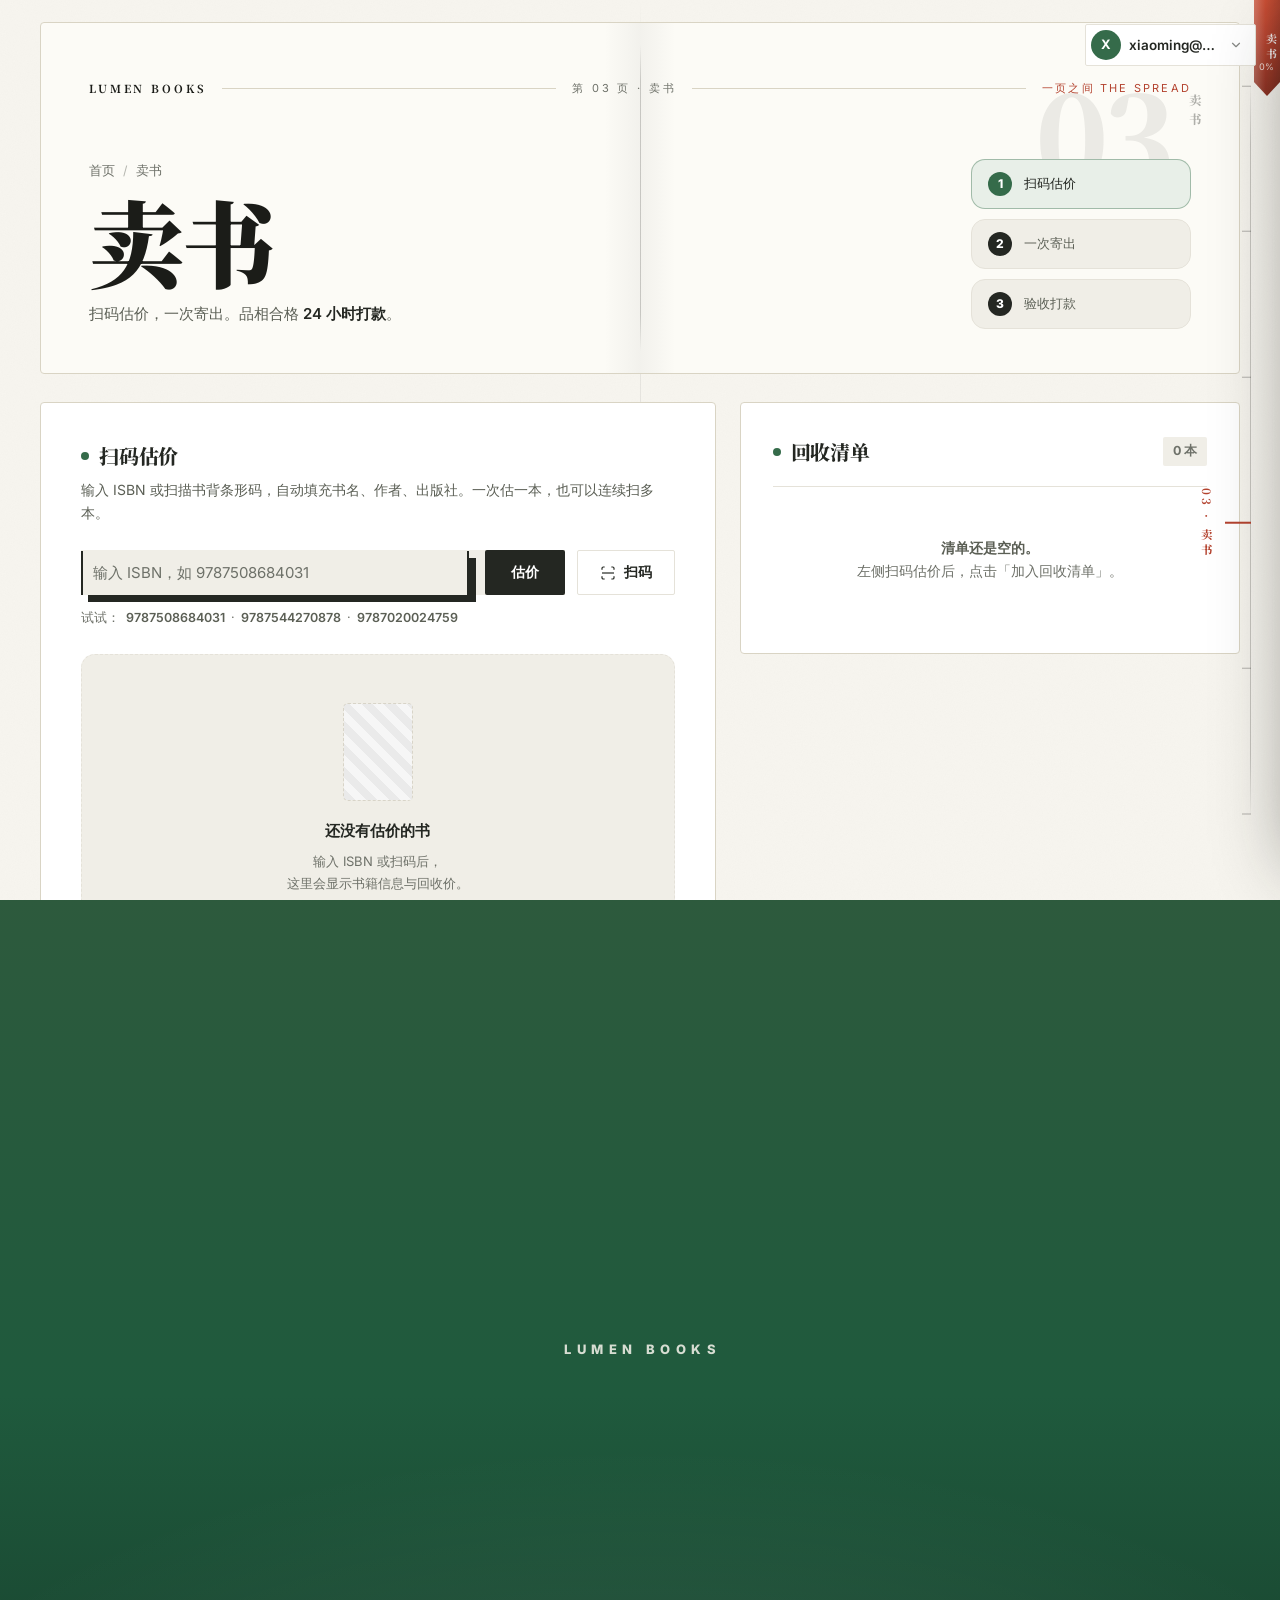
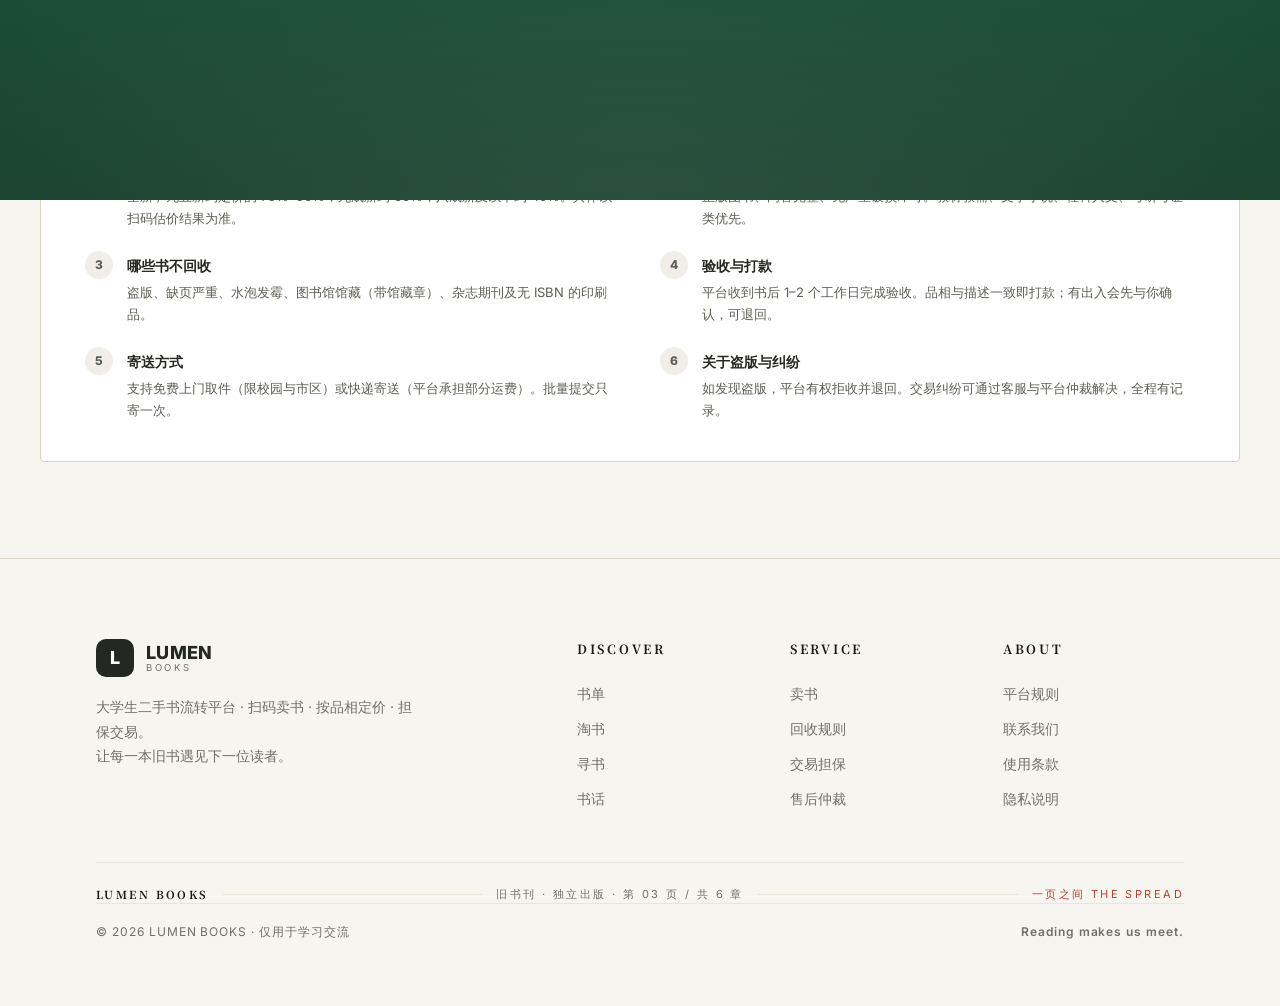
<file: sell.html>
<!DOCTYPE html>
<html lang="zh-CN">
<head>
<meta charset="UTF-8">
<meta name="viewport" content="width=device-width, initial-scale=1">
<title>卖书 · LUMEN BOOKS</title>

<link rel="preconnect" href="https://fonts.googleapis.com">
<link rel="preconnect" href="https://fonts.gstatic.com" crossorigin>
<link href="https://fonts.googleapis.com/css2?family=Inter:wght@300;400;500;600;700;800;900&display=swap" rel="stylesheet">

<link rel="stylesheet" href="common.css">
<style>
button{font-family:inherit;cursor:pointer;}
input,select{font-family:inherit;}
.section-head{
  display:flex;align-items:flex-end;justify-content:space-between;
  gap:32px;margin-bottom:36px;
}
.section-head h2{
  font-size:clamp(26px,3vw,38px);font-weight:800;line-height:1.15;
  margin:0 0 10px;letter-spacing:-0.02em;color:var(--text);
}
.section-desc{color:var(--text-dim);max-width:600px;margin:0;font-size:15px;line-height:1.7;}
.btn-primary{
  display:inline-flex;align-items:center;gap:8px;
  background:var(--text);color:#fff;
  padding:14px 28px;border-radius:999px;
  font-size:14px;font-weight:600;letter-spacing:.01em;
  transition:.25s;white-space:nowrap;border:1.5px solid var(--text);
}
.btn-primary:hover{background:var(--accent);border-color:var(--accent);transform:translateY(-2px);}
.btn-primary:disabled{opacity:.35;cursor:not-allowed;transform:none;background:var(--text);border-color:var(--text);}
.btn-ghost{
  display:inline-flex;align-items:center;gap:8px;
  border:1.5px solid var(--line);color:var(--text);
  background:var(--glass-strong);font-size:14px;font-weight:600;
  padding:14px 28px;border-radius:999px;transition:.25s;
}
.icon-btn{
  width:40px;height:40px;border-radius:50%;
  border:1px solid var(--line);background:var(--glass-strong);
  display:grid;place-items:center;transition:.25s;
}
/* ============================================================
   Page head
   ============================================================ */
.page-head{padding:16px 0 8px;}
.page-head-inner{padding:40px 44px;display:grid;grid-template-columns:1fr auto;gap:36px;align-items:center;}
.breadcrumb{
  font-size:12.5px;color:var(--text-faint);
  display:flex;align-items:center;gap:8px;margin-bottom:14px;flex-wrap:wrap;
}
.breadcrumb a{transition:.25s;}
.breadcrumb a:hover{color:var(--accent);}
.breadcrumb .sep{opacity:.5;}
.page-title{
  font-size:clamp(28px,3.4vw,44px);font-weight:800;
  margin:0 0 12px;letter-spacing:-0.02em;color:var(--text);line-height:1.1;
}
.page-sub{color:var(--text-dim);margin:0;font-size:15px;max-width:620px;line-height:1.75;}
.page-sub b{color:var(--text);font-weight:600;}
/* 流程图（头部右侧） */
.flow-mini{
  display:flex;flex-direction:column;gap:10px;min-width:220px;
}
.flow-mini .step{
  display:flex;align-items:center;gap:12px;
  font-size:13px;color:var(--text-dim);
  padding:12px 16px;border-radius:14px;background:var(--glass-soft);
  border:1px solid var(--line);
}
.flow-mini .step b{
  width:24px;height:24px;border-radius:50%;flex:none;
  display:grid;place-items:center;
  background:var(--text);color:#fff;font-size:12px;font-weight:800;
}
.flow-mini .step.active{background:var(--accent-bg);border-color:rgba(53,107,74,.40);color:var(--text);}
.flow-mini .step.active b{background:var(--accent);}
/* ============================================================
   布局：左估价区 + 右回收清单
   ============================================================ */
.sell-layout{
  display:grid;grid-template-columns:1.35fr 1fr;gap:24px;
  padding:16px 0 32px;align-items:start;
}
/* 估价区 */
.estimate-card{padding:36px 40px;}
.estimate-card h3{
  font-size:20px;font-weight:800;margin:0 0 6px;letter-spacing:-0.01em;
  display:flex;align-items:center;gap:10px;
}
.estimate-card h3::before{
  content:'';width:8px;height:8px;border-radius:50%;background:var(--accent);flex:none;
}
.estimate-card .sub{color:var(--text-dim);font-size:14px;margin:0 0 26px;}
.isbn-row{
  display:flex;gap:12px;margin-bottom:12px;
}
.isbn-input{
  display:flex;align-items:center;gap:16px;flex:1;
}
/* From Uiverse.io by eslam-hany — 浮动标签描边输入框（配色对齐站点墨色） */
.input-container{
  position:relative;flex:1;min-width:0;
}
.input-container .input{
  width:100%;box-sizing:border-box;
  padding:10px;height:44px;
  border:2px solid var(--text);
  border-top:none;border-bottom:none;
  font-size:15px;background:transparent;
  color:var(--text);outline:none;
  box-shadow:7px 7px 0px 0px var(--text);
  transition:all .4s;
}
.input-container .input::placeholder{color:var(--text-faint);}
.input-container .input:focus{
  box-shadow:none;
  transition:all .4s;
}
.input-container .label{
  position:absolute;
  top:10px;left:10px;
  color:var(--text-dim);
  font-size:13px;letter-spacing:.05em;
  background:var(--surface,#fff);
  padding:0 4px;
  transition:all .4s;
  transform:scale(0);
  z-index:1;
  pointer-events:none;
}
.input-container .topline{
  position:absolute;
  content:"";
  background-color:var(--text);
  width:0%;height:2px;
  right:0;top:0;
  transition:all .4s;
}
.input-container .input:focus ~ .topline{width:35%;transition:all .4s;}
.input-container .underline{
  position:absolute;
  content:"";
  background-color:var(--text);
  width:0%;height:2px;
  right:0;bottom:0;
  transition:all .4s;
}
.input-container .input:focus ~ .underline{width:100%;transition:all .4s;}
.input-container .input:focus ~ .label{
  top:-9px;
  transform:scale(1);
  transition:all .4s;
}
.isbn-input button{
  flex:none;border:0;background:var(--text);color:#fff;
  font-weight:600;font-size:14px;
  padding:13px 26px;border-radius:999px;transition:.25s;
}
.isbn-input button:hover{background:var(--accent);}
.scan-btn{
  flex:none;display:inline-flex;align-items:center;gap:8px;
  background:var(--glass-strong);color:var(--text);border:1.5px solid var(--line);
  padding:0 22px;border-radius:999px;font-size:14px;font-weight:600;
  transition:.25s;
}
.scan-btn:hover{border-color:var(--text);background:var(--text);color:#fff;}
.scan-btn svg{width:16px;height:16px;stroke:currentColor;fill:none;stroke-width:1.8;}
.hint{
  font-size:12.5px;color:var(--text-faint);
  display:flex;align-items:center;gap:6px;margin-bottom:26px;
}
.hint b{color:var(--text-dim);font-weight:600;}
/* 当前书籍卡片 */
.book-preview{
  border:1.5px solid var(--line);border-radius:var(--radius-sm);
  padding:24px;background:var(--glass-soft);transition:.35s;
}
.book-preview.empty{
  border-style:dashed;text-align:center;padding:48px 24px;background:var(--glass-soft);
}
.book-preview.empty .ph-cover{
  width:70px;aspect-ratio:3/4.2;border-radius:5px;margin:0 auto 18px;
  background:repeating-linear-gradient(45deg,#eaeaea 0 8px,#f6f6f6 8px 16px);
  border:1px dashed var(--line-mid);
}
.book-preview.empty h4{
  font-size:15px;font-weight:700;margin:0 0 6px;color:var(--text);
}
.book-preview.empty p{
  font-size:13px;color:var(--text-faint);margin:0;line-height:1.7;
}
.preview-inner{display:grid;grid-template-columns:78px 1fr;gap:20px;align-items:flex-start;}
.preview-cover{
  width:78px;aspect-ratio:3/4.2;border-radius:5px;flex:none;
  background:var(--book-bg,#111);
  box-shadow:0 12px 24px -14px rgba(0,0,0,.4);
  border:1px solid rgba(255,255,255,.18);
  position:relative;overflow:hidden;
}
.preview-cover::before{
  content:'';position:absolute;top:0;bottom:0;left:0;width:6px;
  background:linear-gradient(180deg,rgba(255,255,255,.25),rgba(0,0,0,.25));
}
.preview-meta h4{
  font-size:17px;font-weight:800;margin:0 0 5px;line-height:1.35;letter-spacing:-0.01em;
}
.preview-meta .author{font-size:13.5px;color:var(--text-dim);margin:0 0 2px;}
.preview-meta .pub{font-size:12.5px;color:var(--text-faint);margin:0 0 14px;}
.preview-meta .isbn-tag{
  display:inline-block;font-size:11.5px;color:var(--text-faint);
  padding:3px 9px;border-radius:7px;background:var(--glass-chip);
  font-variant-numeric:tabular-nums;letter-spacing:.02em;
}
/* 品相选择 */
.cond-section{margin-top:24px;padding-top:22px;border-top:1px solid var(--line);}
.cond-section h5{
  font-size:12px;font-weight:800;letter-spacing:.14em;text-transform:uppercase;
  color:var(--text);margin:0 0 14px;
}
.cond-options{display:grid;grid-template-columns:repeat(2,1fr);gap:10px;}
.cond-option{
  display:flex;flex-direction:column;gap:3px;
  padding:12px 14px;border-radius:14px;
  border:1.5px solid var(--line);background:var(--glass-strong);
  cursor:pointer;transition:.25s;text-align:left;
}
.cond-option:hover{border-color:var(--line-mid);}
.cond-option.selected{border-color:var(--accent);background:var(--accent-bg);}
.cond-option .cond-name{font-size:13.5px;font-weight:700;color:var(--text);}
.cond-option .cond-desc{font-size:11.5px;color:var(--text-faint);line-height:1.5;}
/* 估价结果 */
.estimate-result{
  margin-top:24px;padding-top:22px;border-top:1px solid var(--line);
  display:none;
}
.estimate-result.show{display:block;}
.result-row{
  display:flex;align-items:flex-end;justify-content:space-between;gap:16px;
  padding:18px 20px;border-radius:18px;background:var(--accent-bg);
  border:1px solid rgba(53,107,74,.40);margin-bottom:18px;
}
.result-row .label{font-size:12.5px;color:var(--text-dim);margin-bottom:4px;letter-spacing:.02em;}
.result-row .amount{
  font-size:32px;font-weight:800;color:var(--accent);
  letter-spacing:-0.02em;line-height:1;font-variant-numeric:tabular-nums;
}
.result-row .amount small{font-size:16px;font-weight:700;margin-right:2px;}
.result-row .ref{
  text-align:right;font-size:12px;color:var(--text-faint);line-height:1.6;
}
.result-row .ref b{color:var(--text-dim);font-weight:700;}
.result-actions{display:flex;gap:10px;}
.result-actions button{flex:1;}
/* ============================================================
   右侧回收清单
   ============================================================ */
.cart-card{padding:32px 32px 26px;position:sticky;top:100px;}
.cart-head{
  display:flex;align-items:center;justify-content:space-between;
  padding-bottom:18px;margin-bottom:6px;border-bottom:1px solid var(--line);
}
.cart-head h3{
  font-size:20px;font-weight:800;margin:0;letter-spacing:-0.01em;
  display:flex;align-items:center;gap:10px;
}
.cart-head h3::before{
  content:'';width:8px;height:8px;border-radius:50%;background:var(--accent);flex:none;
}
.cart-head .count{
  font-size:12.5px;color:var(--text-faint);
  padding:4px 10px;border-radius:999px;background:var(--glass-chip);font-weight:700;
}
.cart-list{min-height:80px;}
.cart-empty{
  padding:44px 16px;text-align:center;
  color:var(--text-faint);font-size:13.5px;line-height:1.7;
}
.cart-empty b{color:var(--text-dim);font-weight:600;}
.cart-item{
  display:grid;grid-template-columns:44px 1fr auto;gap:14px;align-items:center;
  padding:15px 0;border-bottom:1px solid var(--line);
}
.cart-item:last-child{border-bottom:0;}
.cart-item .cover-sm{
  width:44px;aspect-ratio:3/4.2;border-radius:4px;
  background:var(--book-bg,#111);
  border:1px solid rgba(255,255,255,.18);
  box-shadow:0 8px 14px -10px rgba(0,0,0,.4);
  position:relative;overflow:hidden;
}
.cart-item .cover-sm::before{
  content:'';position:absolute;top:0;bottom:0;left:0;width:4px;
  background:linear-gradient(180deg,rgba(255,255,255,.25),rgba(0,0,0,.25));
}
.cart-item .info{min-width:0;}
.cart-item .info h5{
  font-size:13.5px;font-weight:700;margin:0 0 3px;color:var(--text);
  white-space:nowrap;overflow:hidden;text-overflow:ellipsis;
}
.cart-item .info .meta{
  font-size:11.5px;color:var(--text-faint);
  display:flex;align-items:center;gap:8px;flex-wrap:wrap;
}
.cart-item .info .cond-tag{
  font-size:10.5px;font-weight:700;padding:2px 7px;border-radius:6px;
  background:var(--glass-chip);color:var(--text-dim);
}
.cart-item .price{
  font-size:15px;font-weight:800;color:var(--accent);
  font-variant-numeric:tabular-nums;letter-spacing:-0.01em;
}
.cart-item .price small{font-size:11px;font-weight:700;margin-right:1px;}
.cart-item .remove{
  border:0;background:none;padding:4px;margin-left:6px;
  color:var(--text-faint);font-size:16px;line-height:1;
  transition:.25s;
}
.cart-item .remove:hover{color:var(--accent);}
.cart-right{
  display:flex;align-items:center;gap:8px;flex:none;
}
.cart-right .col{
  display:flex;flex-direction:column;align-items:flex-end;gap:3px;
}
/* 合计 */
.cart-total{
  margin-top:6px;padding-top:20px;border-top:1px solid var(--line);
}
.total-row{
  display:flex;align-items:baseline;justify-content:space-between;
  margin-bottom:8px;font-size:13px;color:var(--text-dim);
}
.total-row.big{
  margin:14px 0 20px;padding-top:14px;border-top:1px dashed var(--line-mid);
  font-size:14px;color:var(--text);
}
.total-row.big .num{
  font-size:30px;font-weight:800;color:var(--accent);
  letter-spacing:-0.02em;line-height:1;font-variant-numeric:tabular-nums;
}
.total-row.big .num small{font-size:16px;font-weight:700;margin-right:2px;}
.cart-actions{display:flex;flex-direction:column;gap:10px;}
.cart-actions button{width:100%;justify-content:center;}
.cart-note{
  font-size:12px;color:var(--text-faint);line-height:1.7;margin-top:14px;
  padding-top:14px;border-top:1px solid var(--line);
}
.cart-note b{color:var(--text-dim);font-weight:600;}
/* ============================================================
   回收流程说明（复用首页 style）
   ============================================================ */
.step-grid{display:grid;grid-template-columns:repeat(3,1fr);gap:24px;}
.step-card{
  position:relative;background:var(--surface);
  border-radius:var(--radius);padding:30px 28px 26px;
  display:flex;flex-direction:column;
  box-shadow:0 1px 0 rgba(255,255,255,.4) inset, 0 20px 50px -24px rgba(0,0,0,.1);
  transition:transform .35s cubic-bezier(.2,.75,.3,1),box-shadow .35s;
}
.step-card:hover{
  transform:translateY(-6px);
  box-shadow:0 24px 60px -24px rgba(0,0,0,.16);
}
.step-num{
  display:inline-flex;align-items:center;justify-content:center;
  width:40px;height:40px;border-radius:50%;
  background:var(--accent-bg);color:var(--accent);
  font-size:18px;font-weight:800;
  margin-bottom:18px;position:relative;z-index:1;
  border:1px solid var(--accent-light);
}
.step-card h3{
  font-size:19px;font-weight:700;line-height:1.45;margin:0 0 10px;
  letter-spacing:-0.01em;color:var(--text);transition:color .25s;
}
.step-card:hover h3{color:var(--accent);}
.step-card p{
  color:var(--text-dim);font-size:14px;margin:0 0 24px;flex:1;line-height:1.65;
}
.step-foot{
  display:flex;align-items:center;justify-content:space-between;
  padding-top:18px;border-top:1px solid var(--line);
  font-size:13px;color:var(--text-faint);
}
.step-foot .step-next{color:var(--accent);font-weight:700;}
/* 规则 */
.rules-card{padding:40px 44px;margin-top:24px;}
.rules-card h3{
  font-size:20px;font-weight:800;margin:0 0 22px;letter-spacing:-0.01em;
  display:flex;align-items:center;gap:10px;
}
.rules-card h3::before{
  content:'';width:8px;height:8px;border-radius:50%;background:var(--accent);flex:none;
}
.rules-grid{display:grid;grid-template-columns:repeat(2,1fr);gap:22px 40px;}
.rule-item{display:flex;gap:14px;align-items:flex-start;}
.rule-num{
  width:28px;height:28px;border-radius:50%;flex:none;
  display:grid;place-items:center;
  background:var(--glass-chip);color:var(--text-dim);font-size:12px;font-weight:800;
}
.rule-item h5{font-size:14px;font-weight:700;margin:3px 0 4px;color:var(--text);}
.rule-item p{font-size:13px;color:var(--text-dim);margin:0;line-height:1.7;}
/* ============================================================
   提交弹层
   ============================================================ */
.overlay{
  position:fixed;inset:0;z-index:200;
  background:rgba(0,0,0,.4);
  display:none;align-items:center;justify-content:center;padding:24px;
  backdrop-filter:blur(4px);
}
.overlay.show{display:flex;}
.modal{
  background:var(--surface);border-radius:var(--radius);
  width:min(520px,100%);padding:40px 40px 32px;
  box-shadow:0 40px 80px -30px rgba(0,0,0,.4);
  max-height:90vh;overflow-y:auto;
  animation:pop .35s cubic-bezier(.2,.75,.3,1);
}
@keyframes pop{
  from{opacity:0;transform:translateY(20px) scale(.97);}
  to{opacity:1;transform:none;}
}
.modal h3{
  font-size:22px;font-weight:800;margin:0 0 8px;letter-spacing:-0.01em;
}
.modal .sub{font-size:14px;color:var(--text-dim);margin:0 0 24px;line-height:1.7;}
.modal .sub b{color:var(--text);font-weight:700;}
.modal-fields{display:flex;flex-direction:column;gap:16px;margin-bottom:24px;}
.field label{
  display:block;font-size:12px;font-weight:800;letter-spacing:.1em;
  text-transform:uppercase;color:var(--text);margin-bottom:8px;
}
.field input,.field select{
  width:100%;padding:13px 16px;border-radius:14px;
  border:1.5px solid var(--line);background:var(--glass-soft);
  font-size:14.5px;color:var(--text);outline:none;transition:.25s;
}
.field input:focus,.field select:focus{border-color:var(--accent);background:var(--glass-strong);}
.field .row{display:grid;grid-template-columns:1fr 1fr;gap:12px;}
.ship-options{display:flex;flex-direction:column;gap:10px;}
.ship-option{
  display:flex;align-items:center;gap:14px;padding:14px 16px;
  border:1.5px solid var(--line);border-radius:16px;background:var(--glass-strong);
  cursor:pointer;transition:.25s;text-align:left;
}
.ship-option:hover{border-color:var(--line-mid);}
.ship-option.selected{border-color:var(--accent);background:var(--accent-bg);}
.ship-option .ship-icon{
  width:36px;height:36px;border-radius:12px;flex:none;
  display:grid;place-items:center;
  background:var(--glass-chip);color:var(--text-dim);
}
.ship-option.selected .ship-icon{background:var(--accent);color:#fff;}
.ship-option .ship-icon svg{width:18px;height:18px;stroke:currentColor;fill:none;stroke-width:1.8;}
.ship-option .ship-text{flex:1;}
.ship-option .ship-text b{display:block;font-size:14px;font-weight:700;color:var(--text);margin-bottom:2px;}
.ship-option .ship-text span{font-size:12.5px;color:var(--text-faint);}
.modal-actions{display:flex;gap:10px;}
.modal-actions button{flex:1;justify-content:center;}
/* 成功态 */
.success{
  text-align:center;padding:16px 8px 8px;
}
.success-icon{
  width:64px;height:64px;border-radius:50%;margin:0 auto 20px;
  background:var(--accent-bg);border:1px solid rgba(53,107,74,.40);
  display:grid;place-items:center;
}
.success-icon svg{width:28px;height:28px;stroke:var(--accent);fill:none;stroke-width:2.5;}
.success h3{margin-bottom:10px;}
.success .sub{margin-bottom:22px;}
.success .order-no{
  font-size:13px;color:var(--text-dim);
  padding:12px 16px;border-radius:14px;background:var(--glass-soft);
  border:1px solid var(--line);margin-bottom:24px;
  font-variant-numeric:tabular-nums;
}
.success .order-no b{color:var(--text);font-weight:700;}
/* Toast */
.toast{
  position:fixed;left:50%;bottom:36px;transform:translateX(-50%) translateY(20px);
  background:var(--text);color:#fff;
  font-size:13.5px;font-weight:600;
  padding:13px 24px;border-radius:999px;
  box-shadow:0 20px 40px -16px rgba(0,0,0,.4);
  opacity:0;pointer-events:none;transition:.35s;z-index:300;
}
.toast.show{opacity:1;transform:translateX(-50%) translateY(0);}
/* Footer */
.site-footer-wrap{padding-bottom:32px;padding-top:32px;}
.footer-brand p{max-width:320px;line-height:1.75;color:var(--text-faint);margin:0;}
.footer-bottom span:last-child{font-weight:600;letter-spacing:.08em;}
/* Responsive */
@media (max-width:1080px){
  .sell-layout{grid-template-columns:1fr;}
  .cart-card{position:relative;top:0;}
  .page-head-inner{grid-template-columns:1fr;}
  .flow-mini{flex-direction:row;flex-wrap:wrap;min-width:0;}
  .step-grid{grid-template-columns:1fr;}
  .rules-grid{grid-template-columns:1fr;}
}
@media (max-width:900px){
  .nav{display:none;}
  .footer-inner{grid-template-columns:1fr;gap:42px;}
  .site-footer{padding:48px 32px 0;}
}
@media (max-width:640px){
  .container{width:calc(100% - 32px);}
  .header-inner{padding:0 18px;}
  .page-head-inner{padding:28px 22px;}
  .estimate-card{padding:28px 22px;}
  .cart-card{padding:26px 22px 22px;}
  .rules-card{padding:28px 22px;}
  .isbn-row{flex-direction:column;}
  .scan-btn{padding:13px 22px;justify-content:center;}
  .cond-options{grid-template-columns:1fr;}
  .modal{padding:30px 24px 24px;}
  .footer-cols{grid-template-columns:1fr 1fr;}
}
</style>
<link rel="stylesheet" href="nav-ball.css">
<link rel="stylesheet" href="theme-mist.css">
<!-- 方案 B · 一页之间：出版物皮肤层（最后加载，覆盖以上所有样式） -->
<link rel="stylesheet" href="spread.css">
  <link rel="stylesheet" href="pt.css">
  <script>(function(){try{var f=JSON.parse(sessionStorage.getItem("lumen_pt")||"null");if(f&&Date.now()-f.t<30000){document.documentElement.classList.add("pt-pending");setTimeout(function(){document.documentElement.classList.remove("pt-pending")},3000);}}catch(e){}})();</script>
</head>
<body>
<div id="pt-panel" aria-hidden="true"></div>


<!-- ==================== Page Head ==================== -->
<section class="page-head">
  <div class="container">
    <div class="surface page-head-inner">

      <div>
        <div class="breadcrumb">
          <a href="index.html">首页</a>
          <span class="sep">/</span>
          <span>卖书</span>
        </div>

        <h1 class="page-title">卖书</h1>
        <p class="page-sub">
          扫码估价，一次寄出。品相合格 <b>24 小时打款</b>。
        </p>
      </div>

      <div class="flow-mini">
        <div class="step active"><b>1</b> 扫码估价</div>
        <div class="step"><b>2</b> 一次寄出</div>
        <div class="step"><b>3</b> 验收打款</div>
      </div>

    </div>
  </div>
</section>

<!-- ==================== 布局：左估价 + 右清单 ==================== -->
<section class="container">
  <div class="sell-layout">

    <!-- 左：估价区 -->
    <div class="surface estimate-card">
      <h3>扫码估价</h3>
      <p class="sub">输入 ISBN 或扫描书背条形码，自动填充书名、作者、出版社。一次估一本，也可以连续扫多本。</p>

      <div class="isbn-row">
        <form class="isbn-input" id="isbnForm" onsubmit="return false;">
          <div class="input-container">
            <input class="input" name="text" type="text" id="isbnInput" placeholder="输入 ISBN，如 9787508684031" autocomplete="off">
            <label class="label" for="isbnInput">输入 ISBN</label>
            <div class="topline"></div>
            <div class="underline"></div>
          </div>
          <button type="submit">估价</button>
        </form>
        <button class="scan-btn" id="scanBtn" type="button">
          <svg viewBox="0 0 24 24"><path d="M3 7V5a2 2 0 0 1 2-2h2"/><path d="M17 3h2a2 2 0 0 1 2 2v2"/><path d="M21 17v2a2 2 0 0 1-2 2h-2"/><path d="M7 21H5a2 2 0 0 1-2-2v-2"/><path d="M3 12h18"/></svg>
          扫码
        </button>
      </div>

      <p class="hint">
        <span>试试：</span>
        <b>9787508684031</b> · <b>9787544270878</b> · <b>9787020024759</b>
      </p>

      <!-- 当前书籍预览 -->
      <div class="book-preview empty" id="bookPreview">
        <div class="ph-cover"></div>
        <h4>还没有估价的书</h4>
        <p>输入 ISBN 或扫码后，<br>这里会显示书籍信息与回收价。</p>
      </div>

      <!-- 品相选择 + 估价结果（仅在预览不为空时显示） -->
      <div id="condWrap" style="display:none;">
        <div class="cond-section">
          <h5>选择品相</h5>
          <div class="cond-options" id="condOptions">
            <button class="cond-option selected" data-cond="new" data-rate="0.9">
              <span class="cond-name">全新 / 未拆封</span>
              <span class="cond-desc">塑封完好，无翻阅痕迹</span>
            </button>
            <button class="cond-option" data-cond="like-new" data-rate="0.75">
              <span class="cond-name">九五新</span>
              <span class="cond-desc">接近全新，无笔记无划线</span>
            </button>
            <button class="cond-option" data-cond="good" data-rate="0.6">
              <span class="cond-name">九成新</span>
              <span class="cond-desc">有轻微使用痕迹，无笔记</span>
            </button>
            <button class="cond-option" data-cond="used" data-rate="0.4">
              <span class="cond-name">八成新及以下</span>
              <span class="cond-desc">有划线/笔记，不影响阅读</span>
            </button>
          </div>
        </div>

        <div class="estimate-result show" id="estimateResult">
          <div class="result-row">
            <div>
              <div class="label">平台回收价</div>
              <div class="amount" id="estAmount"><small>¥</small>0</div>
            </div>
            <div class="ref">
              同类书市场价约 <b id="estMarket">¥0</b><br>
              平台售价约为定价的 <b id="estRate">0%</b>
            </div>
          </div>
          <div class="result-actions">
            <button class="btn-ghost" type="button" id="clearBtn">清空重输</button>
            <button class="btn-primary" type="button" id="addBtn">加入回收清单</button>
          </div>
        </div>
      </div>
    </div>

    <!-- 右：回收清单 -->
    <aside class="surface cart-card">
      <div class="cart-head">
        <h3>回收清单</h3>
        <span class="count" id="cartCount">0 本</span>
      </div>

      <div class="cart-list" id="cartList">
        <div class="cart-empty" id="cartEmpty">
          <b>清单还是空的。</b><br>
          左侧扫码估价后，点击「加入回收清单」。
        </div>
      </div>

      <div class="cart-total" id="cartTotal" style="display:none;">
        <div class="total-row"><span>书籍数量</span><span id="totalCount">0 本</span></div>
        <div class="total-row"><span>预估总价</span><span id="totalSub">¥0</span></div>
        <div class="total-row big">
          <span>合计回收</span>
          <span class="num" id="totalAmount"><small>¥</small>0</span>
        </div>
        <div class="cart-actions">
          <button class="btn-primary" type="button" id="submitBtn">提交回收订单</button>
          <button class="btn-ghost" type="button" id="clearCartBtn">清空清单</button>
        </div>
        <p class="cart-note">
          <b>免费上门取件</b> · 品相合格 24 小时内打款<br>
          验收有出入按透明规则议价，不强行扣留。
        </p>
      </div>
    </aside>

  </div>
</section>

<!-- ==================== 回收流程 ==================== -->
<section class="section">
  <div class="container">
    <div class="section-head reveal">
      <div>
        <p class="eyebrow">How It Works</p>
        <h2>三步完成回收</h2>
        <p class="section-desc">
          点「扫码估价」之后会发生什么，每一步都写在这里。价格透明，不勉强寄出。
        </p>
      </div>
      <a class="link-more" href="#rules">回收规则 →</a>
    </div>

    <div class="step-grid">
      <article class="step-card reveal">
        <span class="step-num">1</span>
        <p class="step-kicker">Step 01</p>
        <h3>扫码估价</h3>
        <p>扫 ISBN 即时看回收价，多本可批量估价。价格透明看得见，不勉强寄出。</p>
        <div class="step-foot">
          <span>耗时约 30 秒</span>
          <span class="step-next">下一步：寄出 →</span>
        </div>
      </article>

      <article class="step-card reveal">
        <span class="step-num">2</span>
        <p class="step-kicker">Step 02</p>
        <h3>一次寄出</h3>
        <p>平台上门取件或快递寄送，批量提交多本也只寄一次，不用一本本等买家。</p>
        <div class="step-foot">
          <span>免费上门 / 包邮</span>
          <span class="step-next">下一步：验收 →</span>
        </div>
      </article>

      <article class="step-card reveal">
        <span class="step-num">3</span>
        <p class="step-kicker">Step 03</p>
        <h3>验收打款</h3>
        <p>平台验收品相，合格即 24 小时内打款；如有出入按透明规则议价，不强行扣留。</p>
        <div class="step-foot">
          <span>最快 24 小时到账</span>
          <span class="step-next">完成 ✓</span>
        </div>
      </article>
    </div>
  </div>
</section>

<!-- ==================== 回收规则 ==================== -->
<section class="section" id="rules">
  <div class="container">
    <div class="surface rules-card reveal">
      <h3>回收规则 · 品相与定价</h3>
      <div class="rules-grid">
        <div class="rule-item">
          <span class="rule-num">1</span>
          <div>
            <h5>品相等级与回收比例</h5>
            <p>全新 / 九五新约定价的 75%–90%；九成新约 60%；八成新及以下约 40%。具体以扫码估价结果为准。</p>
          </div>
        </div>
        <div class="rule-item">
          <span class="rule-num">2</span>
          <div>
            <h5>哪些书可以回收</h5>
            <p>正版图书、内容完整、无严重破损即可。教材教辅、文学小说、社科人文、考研考证类优先。</p>
          </div>
        </div>
        <div class="rule-item">
          <span class="rule-num">3</span>
          <div>
            <h5>哪些书不回收</h5>
            <p>盗版、缺页严重、水泡发霉、图书馆馆藏（带馆藏章）、杂志期刊及无 ISBN 的印刷品。</p>
          </div>
        </div>
        <div class="rule-item">
          <span class="rule-num">4</span>
          <div>
            <h5>验收与打款</h5>
            <p>平台收到书后 1–2 个工作日完成验收。品相与描述一致即打款；有出入会先与你确认，可退回。</p>
          </div>
        </div>
        <div class="rule-item">
          <span class="rule-num">5</span>
          <div>
            <h5>寄送方式</h5>
            <p>支持免费上门取件（限校园与市区）或快递寄送（平台承担部分运费）。批量提交只寄一次。</p>
          </div>
        </div>
        <div class="rule-item">
          <span class="rule-num">6</span>
          <div>
            <h5>关于盗版与纠纷</h5>
            <p>如发现盗版，平台有权拒收并退回。交易纠纷可通过客服与平台仲裁解决，全程有记录。</p>
          </div>
        </div>
      </div>
    </div>
  </div>
</section>

<!-- ==================== 提交弹层 ==================== -->
<div class="overlay" id="overlay">
  <div class="modal" id="modal">

    <!-- 表单态 -->
    <div id="modalForm">
      <h3>提交回收订单</h3>
      <p class="sub">确认寄送方式与联系方式，提交后平台会与你确认上门时间。</p>

      <div class="modal-fields">
        <div class="field">
          <label>寄送方式</label>
          <div class="ship-options" id="shipOptions">
            <button class="ship-option selected" type="button" data-ship="pickup">
              <span class="ship-icon"><svg viewBox="0 0 24 24"><path d="M3 12l9-9 9 9"/><path d="M5 10v10h14V10"/></svg></span>
              <span class="ship-text">
                <b>免费上门取件</b>
                <span>限校园与市区，预约后 24 小时内上门</span>
              </span>
            </button>
            <button class="ship-option" type="button" data-ship="express">
              <span class="ship-icon"><svg viewBox="0 0 24 24"><path d="M3 7h13v10H3z"/><path d="M16 10h4l1 4v3h-5z"/><circle cx="7" cy="18" r="2"/><circle cx="18" cy="18" r="2"/></svg></span>
              <span class="ship-text">
                <b>快递寄送</b>
                <span>平台承担部分运费，寄出后填单号</span>
              </span>
            </button>
          </div>
        </div>

        <div class="field">
          <label>联系方式</label>
          <div class="row">
            <input type="text" id="contactName" placeholder="姓名">
            <input type="tel" id="contactPhone" placeholder="手机号">
          </div>
        </div>

        <div class="field">
          <label>取件地址（选填）</label>
          <input type="text" id="contactAddr" placeholder="如：XX大学 XX 宿舍楼">
        </div>
      </div>

      <div class="modal-actions">
        <button class="btn-ghost" type="button" id="modalCancel">取消</button>
        <button class="btn-primary" type="button" id="modalConfirm">确认提交</button>
      </div>
    </div>

    <!-- 成功态 -->
    <div id="modalSuccess" style="display:none;">
      <div class="success">
        <div class="success-icon">
          <svg viewBox="0 0 24 24"><path d="M5 13l4 4 10-11"/></svg>
        </div>
        <h3>回收订单已提交</h3>
        <p class="sub">
          平台会尽快与你确认上门时间。<br>
          验收合格后 <b>24 小时内打款</b>。
        </p>
        <div class="order-no">订单号：<b id="orderNo">—</b></div>
        <div class="modal-actions">
          <button class="btn-ghost" type="button" id="backToSell">继续估价</button>
          <button class="btn-primary" type="button" id="backHome">回首页</button>
        </div>
      </div>
    </div>

  </div>
</div>

<!-- Toast -->
<div class="toast" id="toast"></div>

<!-- ==================== Footer ==================== -->
<div class="site-footer-wrap">
  <footer class="site-footer container">
    <div class="footer-inner">

      <div class="footer-brand">
        <a class="logo" href="index.html">
          <span class="logo-mark">L</span>
          <span class="logo-text">
            <b>LUMEN</b>
            <em>Books</em>
          </span>
        </a>
        <p>大学生二手书流转平台 · 扫码卖书 · 按品相定价 · 担保交易。<br>让每一本旧书遇见下一位读者。</p>
      </div>

      <div class="footer-cols">
        <div>
          <h5>Discover</h5>
          <a href="lists.html">书单</a>
          <a href="market.html">淘书</a>
          <a href="reviews.html#wantedSection">寻书</a>
          <a href="reviews.html">书话</a>
        </div>
        <div>
          <h5>Service</h5>
          <a href="sell.html">卖书</a>
          <a href="sell.html#rules">回收规则</a>
          <a href="#">交易担保</a>
          <a href="#">售后仲裁</a>
        </div>
        <div>
          <h5>About</h5>
          <a href="#">平台规则</a>
          <a href="#">联系我们</a>
          <a href="#">使用条款</a>
          <a href="#">隐私说明</a>
        </div>
      </div>

    </div>
    <div class="footer-bottom">
      <span>© 2026 LUMEN BOOKS · 仅用于学习交流</span>
      <span>Reading makes us meet.</span>
    </div>
  </footer>
</div>

<script src="store.js"></script>
<script>
/* ============================================================
   估价用的书籍数据与 market / book / checkout 同源，
   直接取 store.js 的 CATALOG（按 ISBN 索引），不再各页维护副本。
   ============================================================ */
const BOOK_DB = {
  '9787508684031': Store.getBook('zhishenshizheng'),
  '9787544270878': Store.getBook('bainiangudu'),
  '9787020024759': Store.getBook('waerdeng')
};

/* ---------- 状态 ---------- */
let current = null;      // { isbn, ...book, cond, rate, price }

/* 回收清单：从 localStorage 恢复，刷新页面不丢 */
let cart = [];
try { cart = JSON.parse(localStorage.getItem('lumen_sell_cart') || '[]') || []; }
catch (e) { cart = []; }
let cartSeq = cart.length ? Math.max.apply(null, cart.map(i => i.id)) + 1 : 1;

const SELL_CART_KEY = 'lumen_sell_cart';

/* ---------- DOM ---------- */
const isbnInput   = document.getElementById('isbnInput');
const bookPreview = document.getElementById('bookPreview');
const condWrap    = document.getElementById('condWrap');
const estAmount   = document.getElementById('estAmount');
const estMarket   = document.getElementById('estMarket');
const estRate     = document.getElementById('estRate');
const cartList    = document.getElementById('cartList');
const cartEmpty   = document.getElementById('cartEmpty');
const cartCount   = document.getElementById('cartCount');
const cartTotal   = document.getElementById('cartTotal');
const totalCount  = document.getElementById('totalCount');
const totalSub    = document.getElementById('totalSub');
const totalAmount = document.getElementById('totalAmount');
const toastEl     = document.getElementById('toast');

/* ---------- Toast ---------- */
let toastTimer = null;
function toast(msg){
  toastEl.textContent = msg;
  toastEl.classList.add('show');
  clearTimeout(toastTimer);
  toastTimer = setTimeout(() => toastEl.classList.remove('show'), 2200);
}

/* ---------- 估价 ---------- */
function estimate(isbnRaw){
  const isbn = (isbnRaw || '').replace(/[^0-9Xx]/g, '');
  if (!isbn) { toast('请输入 ISBN'); return; }

  const book = BOOK_DB[isbn];

  // 找不到 → 演示用占位书（真实产品应提示未收录）
  const data = book || {
    title: '未收录的书籍（演示）',
    author: '未知作者',
    pub: '演示数据 · ISBN ' + isbn,
    listPrice: 50,
    bg: '#111111'
  };

  const rate = parseFloat(document.querySelector('.cond-option.selected').dataset.rate);
  const price = Math.max(1, Math.round(data.listPrice * rate));

  current = {
    isbn,
    ...data,
    cond: document.querySelector('.cond-option.selected').dataset.cond,
    condName: document.querySelector('.cond-option.selected .cond-name').textContent,
    rate,
    price
  };

  renderPreview();
  updateEstimate();
  condWrap.style.display = '';
}

function renderPreview(){
  if (!current) {
    bookPreview.classList.add('empty');
    bookPreview.innerHTML = `
      <div class="ph-cover"></div>
      <h4>还没有估价的书</h4>
      <p>输入 ISBN 或扫码后，<br>这里会显示书籍信息与回收价。</p>
    `;
    return;
  }
  bookPreview.classList.remove('empty');
  bookPreview.innerHTML = `
    <div class="preview-inner">
      <span class="preview-cover" style="--book-bg:${current.bg};${current.cover ? `background-image:url('${current.cover}');` : ''}"></span>
      <div class="preview-meta">
        <h4>${current.title}</h4>
        <p class="author">${current.author}</p>
        <p class="pub">${current.pub}</p>
        <span class="isbn-tag">ISBN ${current.isbn}</span>
      </div>
    </div>
  `;
}

function updateEstimate(){
  if (!current) return;
  const rate = parseFloat(document.querySelector('.cond-option.selected').dataset.rate);
  const price = Math.max(1, Math.round(current.listPrice * rate));
  current.rate = rate;
  current.price = price;
  current.condName = document.querySelector('.cond-option.selected .cond-name').textContent;
  current.cond = document.querySelector('.cond-option.selected').dataset.cond;

  estAmount.innerHTML = '<small>¥</small>' + price;
  estMarket.textContent = '¥' + current.listPrice;
  estRate.textContent = Math.round(rate * 100) + '%';
}

/* ---------- 品相切换 ---------- */
document.getElementById('condOptions').addEventListener('click', (e) => {
  const btn = e.target.closest('.cond-option');
  if (!btn) return;
  document.querySelectorAll('.cond-option').forEach(b => b.classList.remove('selected'));
  btn.classList.add('selected');
  updateEstimate();
});

/* ---------- 清空重输 ---------- */
document.getElementById('clearBtn').addEventListener('click', () => {
  current = null;
  isbnInput.value = '';
  condWrap.style.display = 'none';
  renderPreview();
  isbnInput.focus();
});

/* ---------- 扫码（演示：自动填入一个 ISBN 并估价） ---------- */
document.getElementById('scanBtn').addEventListener('click', () => {
  const isbns = Object.keys(BOOK_DB);
  const pick = isbns[Math.floor(Math.random() * isbns.length)];
  isbnInput.value = pick;
  toast('已扫描到 ISBN：' + pick);
  estimate(pick);
});

/* ---------- 加入回收清单 ---------- */
document.getElementById('addBtn').addEventListener('click', () => {
  if (!current) { toast('请先估价'); return; }

  cart.push({
    id: cartSeq++,
    title: current.title,
    author: current.author,
    pub: current.pub,
    bg: current.bg,
    cover: current.cover,
    cond: current.cond,
    condName: current.condName,
    price: current.price,
    listPrice: current.listPrice
  });

  renderCart();
  toast('已加入回收清单');

  // 清空当前，方便继续扫下一本
  current = null;
  isbnInput.value = '';
  condWrap.style.display = 'none';
  renderPreview();
  isbnInput.focus();
});

/* ---------- 渲染回收清单 ---------- */
function renderCart(){
  /* 每次渲染后写回 localStorage，刷新页面清单还在 */
  try { localStorage.setItem(SELL_CART_KEY, JSON.stringify(cart)); } catch (e) {}

  cartCount.textContent = cart.length + ' 本';

  if (cart.length === 0) {
    cartList.innerHTML = `
      <div class="cart-empty">
        <b>清单还是空的。</b><br>
        左侧扫码估价后，点击「加入回收清单」。
      </div>
    `;
    cartTotal.style.display = 'none';
    return;
  }

  cartList.innerHTML = cart.map(item => `
    <div class="cart-item">
      <span class="cover-sm" style="--book-bg:${item.bg};${item.cover ? `background-image:url('${item.cover}');` : ''}"></span>
      <div class="info">
        <h5>${item.title}</h5>
        <div class="meta">
          <span>${item.author}</span>
          <span class="cond-tag">${item.condName}</span>
        </div>
      </div>
      <div class="cart-right">
        <div class="col">
          <span class="price"><small>¥</small>${item.price}</span>
        </div>
        <button class="remove" data-id="${item.id}" aria-label="移除">×</button>
      </div>
    </div>
  `).join('');

  // 合计
  const total = cart.reduce((s, i) => s + i.price, 0);
  totalCount.textContent = cart.length + ' 本';
  totalSub.textContent = '¥' + total;
  totalAmount.innerHTML = '<small>¥</small>' + total;
  cartTotal.style.display = '';

  // 绑定删除
  cartList.querySelectorAll('.remove').forEach(btn => {
    btn.addEventListener('click', () => {
      const id = parseInt(btn.dataset.id, 10);
      cart = cart.filter(i => i.id !== id);
      renderCart();
      toast('已移除');
    });
  });
}

/* ---------- 清空清单 ---------- */
document.getElementById('clearCartBtn').addEventListener('click', () => {
  if (cart.length === 0) return;
  cart = [];
  renderCart();
  toast('清单已清空');
});

/* ---------- 提交弹层 ---------- */
const overlay = document.getElementById('overlay');
const modalForm = document.getElementById('modalForm');
const modalSuccess = document.getElementById('modalSuccess');

document.getElementById('submitBtn').addEventListener('click', () => {
  if (cart.length === 0) { toast('清单为空'); return; }
  modalForm.style.display = '';
  modalSuccess.style.display = 'none';
  overlay.classList.add('show');
});

document.getElementById('modalCancel').addEventListener('click', () => {
  overlay.classList.remove('show');
});

overlay.addEventListener('click', (e) => {
  if (e.target === overlay) overlay.classList.remove('show');
});

document.getElementById('shipOptions').addEventListener('click', (e) => {
  const btn = e.target.closest('.ship-option');
  if (!btn) return;
  document.querySelectorAll('.ship-option').forEach(b => b.classList.remove('selected'));
  btn.classList.add('selected');
});

document.getElementById('modalConfirm').addEventListener('click', () => {
  const name = document.getElementById('contactName').value.trim();
  const phone = document.getElementById('contactPhone').value.trim();

  if (!name) { toast('请填写姓名'); return; }
  if (!/^1[3-9]\d{9}$/.test(phone)) { toast('请填写正确的手机号'); return; }

  // 生成订单号
  const now = new Date();
  const no = 'LM' + now.getFullYear() +
             String(now.getMonth() + 1).padStart(2, '0') +
             String(now.getDate()).padStart(2, '0') +
             String(Math.floor(Math.random() * 9000) + 1000);

  document.getElementById('orderNo').textContent = no;
  modalForm.style.display = 'none';
  modalSuccess.style.display = '';

  // 提交后清空清单（含本地存档）
  cart = [];
  try { localStorage.removeItem(SELL_CART_KEY); } catch (e) {}
  renderCart();
});

document.getElementById('backToSell').addEventListener('click', () => {
  overlay.classList.remove('show');
  isbnInput.focus();
});

document.getElementById('backHome').addEventListener('click', () => {
  location.href = 'index.html';
});

/* ---------- 表单提交（回车触发估价） ---------- */
document.getElementById('isbnForm').addEventListener('submit', (e) => {
  e.preventDefault();
  estimate(isbnInput.value);
});

/* ---------- 进入页面：恢复上次未提交的回收清单 ---------- */
renderCart();

/* ---------- Reveal on scroll ---------- */
const io = new IntersectionObserver((entries) => {
  entries.forEach((entry, i) => {
    if (entry.isIntersecting) {
      entry.target.style.transitionDelay = (i % 3) * 80 + 'ms';
      entry.target.classList.add('in');
      io.unobserve(entry.target);
    }
  });
}, { threshold: 0.08, rootMargin: '0px 0px -40px 0px' });
document.querySelectorAll('.reveal').forEach(el => io.observe(el));
</script>

<script src="auth.js"></script>
<script src="nav-ball.js" defer></script>
<!-- 方案 B · 一页之间：书签绸带 + 跨页刊头 -->
<script src="spread.js"></script>  <script src="pt.js" defer></script>
</body>
</html>
</file>
<file: fonts/noto-serif-sc.css>
/* 思源宋体 Noto Serif SC —— 首页标题本地字体（900 字重）
   仅含标题用到的 12 个汉字：一下书位旧本每者见让读遇
   共 6 个 woff2，合计约 6.1 KB。放在 Google Fonts 之前加载，
   标题字形一律用本地思源宋体，其余字形由 Google Fonts 兜底。
   若日后修改首页标题文字，需按新文字重新生成这些文件。 */
@font-face{font-family:'Noto Serif SC';font-style:normal;font-weight:900;font-display:swap;src:url('noto-serif-sc-900-title-1.woff2') format('woff2');unicode-range:U+65E7;}
@font-face{font-family:'Noto Serif SC';font-style:normal;font-weight:900;font-display:swap;src:url('noto-serif-sc-900-title-2.woff2') format('woff2');unicode-range:U+9047;}
@font-face{font-family:'Noto Serif SC';font-style:normal;font-weight:900;font-display:swap;src:url('noto-serif-sc-900-title-3.woff2') format('woff2');unicode-range:U+4E66,U+6BCF,U+8BA9;}
@font-face{font-family:'Noto Serif SC';font-style:normal;font-weight:900;font-display:swap;src:url('noto-serif-sc-900-title-4.woff2') format('woff2');unicode-range:U+89C1,U+8BFB;}
@font-face{font-family:'Noto Serif SC';font-style:normal;font-weight:900;font-display:swap;src:url('noto-serif-sc-900-title-5.woff2') format('woff2');unicode-range:U+4E0B,U+4F4D,U+672C,U+8005;}
@font-face{font-family:'Noto Serif SC';font-style:normal;font-weight:900;font-display:swap;src:url('noto-serif-sc-900-title-6.woff2') format('woff2');unicode-range:U+4E00;}
</file>
<file: common.css>
/* ============================================================
   Design Tokens  — 基础布局层
   注意：整站皮肤（暖纸白底 / 纸面卡片 / 森林绿强调）在
   theme-mist.css 中，它在本文件之后加载并覆盖以下变量。
   色彩规范以 --color-* 为准，其余变量均为它们的别名。
   ============================================================ */
/* ============================================================
   品牌色板 · 森林绿 × 暖纸白 × 墨黑
   ------------------------------------------------------------
   --color-* 是全站唯一的色彩规范来源；旧变量（--bg / --text /
   --accent / --line …）全部指向它们，各页面与组件无需逐个改色，
   即自动统一到新色板。
   ============================================================ */
:root{
  --color-primary:#356B4A;
  --color-primary-hover:#244B36;
  --color-primary-soft:#E8EFE8;

  --color-background:#F7F5EF;
  --color-surface:#FFFFFF;
  --color-surface-muted:#F0EEE7;

  --color-text-primary:#242722;
  --color-text-secondary:#777A72;
  --color-border:#E5E2D9;

  --color-success:#356B4A;
  --color-focus:#356B4A;

  /* 正文 / 元信息用的可读层级：在规范色基础上加深，保证 AA 对比度 */
  --color-text-body:#5B5F55;
  --color-text-meta:#6E7169;

  /* ---------- 旧变量 → 新色板（兼容全站既有引用） ---------- */
  --bg:var(--color-background);
  --bg-soft:var(--color-surface-muted);
  --surface:var(--color-surface);
  --surface-elevated:var(--color-surface);
  --surface-muted:var(--color-surface-muted);

  --text:var(--color-text-primary);
  --text-dim:var(--color-text-body);
  --text-faint:var(--color-text-meta);

  --accent:var(--color-primary);
  --accent-hover:var(--color-primary-hover);
  --accent-light:#B9CFBE;
  --accent-bg:var(--color-primary-soft);

  --line:var(--color-border);
  --line-mid:#D8D4C8;

  /* 纸面层：theme-mist.css 会在此基础上做皮肤，这里先给中性兜底 */
  --glass:var(--color-surface);
  --glass-strong:var(--color-surface);
  --glass-soft:var(--color-surface-muted);
  --glass-chip:var(--color-surface-muted);
  --glass-edge:var(--color-border);
  --glass-grad:none;
  --glass-blur:0px;
  --glass-blur-sm:0px;
  --glass-shadow:var(--shadow-card);

  /* 统一圆角与阴影 */
  --radius:20px;
  --radius-sm:14px;
  --shadow-card:0 1px 2px rgba(36,39,34,.04), 0 18px 42px -28px rgba(36,39,34,.20);
  --shadow-card-hover:0 2px 4px rgba(36,39,34,.05), 0 26px 52px -30px rgba(36,39,34,.26);

  --maxw:1200px;

  --sans:'Inter',-apple-system,BlinkMacSystemFont,'PingFang SC','Microsoft YaHei',sans-serif;
}
*,*::before,*::after{box-sizing:border-box;}
html{scroll-behavior:smooth;}
body{
  margin:0;
  background:var(--bg);
  color:var(--text);
  font-family:var(--sans);
  font-size:15px;
  line-height:1.65;
  -webkit-font-smoothing:antialiased;
  text-rendering:optimizeLegibility;
  overflow-x:hidden;
}
img{max-width:100%;display:block;}
a{color:inherit;text-decoration:none;}
ul{list-style:none;margin:0;padding:0;}
button{font-family:inherit;}
::selection{background:var(--accent);color:#fff;}
.container{width:min(100% - 48px,var(--maxw));margin-inline:auto;}
/* ============================================================
   Typography
   ============================================================ */
.eyebrow{
  display:inline-flex;align-items:center;gap:10px;
  font-size:11px;font-weight:700;letter-spacing:.2em;text-transform:uppercase;
  color:var(--text-faint);margin:0 0 18px;
}
.eyebrow::before{content:'';width:24px;height:1.5px;background:var(--accent);}
.section{padding:32px 0;position:relative;}
.section-head{
  display:flex;align-items:flex-end;justify-content:space-between;
  gap:32px;margin-bottom:40px;
}
.section-head h2{
  font-family:var(--sans);
  font-size:clamp(28px,3.4vw,42px);
  font-weight:800;line-height:1.15;
  margin:0 0 10px;letter-spacing:-0.02em;
  color:var(--text);
}
.section-desc{color:var(--text-dim);max-width:560px;margin:0;font-size:15px;font-weight:400;line-height:1.7;}
.link-more{
  font-size:14px;font-weight:600;color:var(--text);
  padding:10px 0;border-bottom:1.5px solid var(--text);
  transition:.25s;white-space:nowrap;
}
.link-more:hover{color:var(--accent);border-color:var(--accent);}
/* 主要按钮：森林绿实心 + 白色文字 */
.btn-primary{
  display:inline-flex;align-items:center;gap:8px;
  background:var(--color-primary);color:#fff;
  padding:14px 28px;border-radius:999px;
  font-size:14px;font-weight:600;letter-spacing:.01em;
  transition:.25s;white-space:nowrap;
}
.btn-primary:hover{background:var(--color-primary-hover);transform:translateY(-2px);}
.btn-primary:active{transform:translateY(0);}

/* ============================================================
   Surface card —— 统一纸面：纯白底 + 1px 浅米灰描边 + 轻阴影
   ============================================================ */
.surface{
  background:var(--surface);
  border:1px solid var(--line);
  border-radius:var(--radius);
  box-shadow:var(--shadow-card);
}
/* ============================================================
   Header
   ============================================================ */
.site-header-wrap{padding-top:24px;}
.site-header{
  position:sticky;top:16px;z-index:80;
  margin:0 auto 24px;
  width:min(100% - 48px,var(--maxw));
}
.header-inner{
  display:flex;align-items:center;justify-content:space-between;
  height:72px;padding:0 28px;
}
.logo{display:flex;align-items:center;gap:12px;}
.logo-mark{
  width:38px;height:38px;flex:none;
  display:grid;place-items:center;
  background:var(--text);color:#fff;
  border-radius:10px;
  font-weight:800;font-size:18px;letter-spacing:-.04em;
}
.logo-text{display:flex;flex-direction:column;line-height:1.05;}
.logo-text b{
  font-size:18px;font-weight:800;letter-spacing:.02em;
  color:var(--text);
}
.logo-text em{
  font-style:normal;font-size:9.5px;letter-spacing:.28em;
  color:var(--text-faint);text-transform:uppercase;
}
.nav{display:flex;gap:8px;align-items:center;}
.nav a{
  position:relative;
  display:inline-flex;align-items:center;justify-content:center;
  font-size:14px;color:var(--text-dim);
  font-weight:500;
  padding:10px 16px;border-radius:999px;
  transform-origin:center center;
  will-change:transform;
  transition:color .25s, background-color .25s;
}
.nav a:hover{color:var(--text);background:var(--color-surface-muted);z-index:5;}
.nav a.active{color:#fff;background:var(--color-primary);}
.header-actions{display:flex;align-items:center;gap:12px;}
/* logo 图片：放在导航栏最右端 */
.header-logo{
  display:inline-flex;align-items:center;justify-content:center;
  flex:none;
  padding:5px 9px;
  border-radius:14px;
  background:var(--glass-strong);
  border:1px solid var(--line);
  transition:transform .25s, border-color .25s, box-shadow .25s;
}
.header-logo img{display:block;height:30px;width:auto;}
.header-logo:hover{transform:translateY(-1px);border-color:var(--line-mid);box-shadow:0 6px 16px -10px rgba(0,0,0,.45);}
@media (max-width:900px){ .header-logo{padding:4px 7px;} .header-logo img{height:24px;} }
/* ============================================================
   左上角汉堡菜单 + CardNav 展开面板
   ============================================================ */
.header-left{display:flex;align-items:center;gap:14px;}
.nav-burger{
  width:40px;height:40px;flex:none;padding:0;
  border:1px solid var(--line);background:var(--glass-strong);border-radius:50%;
  display:flex;flex-direction:column;align-items:center;justify-content:center;gap:5px;
  cursor:pointer;transition:.25s;
}
.nav-burger:hover{border-color:var(--text);}
.burger-line{
  width:16px;height:2px;border-radius:2px;background:var(--text);
  transition:transform .28s cubic-bezier(.2,.8,.3,1),opacity .2s;
  transform-origin:50% 50%;
}
.site-header.menu-open .nav-burger{border-color:var(--text);background:var(--text);}
.site-header.menu-open .burger-line{background:var(--glass-strong);}
.site-header.menu-open .burger-line:first-child{transform:translateY(3.5px) rotate(45deg);}
.site-header.menu-open .burger-line:last-child{transform:translateY(-3.5px) rotate(-45deg);}

.card-nav-panel{
  position:absolute;top:calc(100% + 10px);left:0;right:0;
  background:var(--surface);border-radius:24px;
  padding:14px;z-index:90;
  max-height:calc(100vh - 150px);overflow:auto;
  box-shadow:0 30px 70px -24px rgba(0,0,0,.28);
  opacity:0;transform:translateY(-10px);visibility:hidden;pointer-events:none;
  transition:opacity .28s ease, transform .34s cubic-bezier(.2,.8,.3,1), visibility .28s;
}
.site-header.menu-open .card-nav-panel{
  opacity:1;transform:none;visibility:visible;pointer-events:auto;
}
.card-nav-content{display:grid;grid-template-columns:repeat(3,1fr);gap:12px;}
.nav-card{
  position:relative;
  border-radius:16px;padding:18px 18px 16px;
  display:flex;flex-direction:column;gap:10px;min-height:168px;
  color:#fff;user-select:none;
  opacity:0;transform:translateY(16px);
  transition:opacity .4s ease, transform .45s cubic-bezier(.2,.8,.3,1);
}
.site-header.menu-open .nav-card{opacity:1;transform:none;}
.site-header.menu-open .nav-card:nth-child(1){transition-delay:.06s;}
.site-header.menu-open .nav-card:nth-child(2){transition-delay:.12s;}
.site-header.menu-open .nav-card:nth-child(3){transition-delay:.18s;}
.nav-card-label{position:relative;z-index:1;font-size:20px;font-weight:800;letter-spacing:-.01em;}
.nav-card-links{position:relative;z-index:1;margin-top:auto;display:flex;flex-direction:column;gap:7px;}
.nav-card-link{
  display:inline-flex;align-items:center;gap:7px;
  font-size:14px;color:inherit;opacity:.82;transition:opacity .2s,gap .2s;
}
.nav-card-link::before{
  content:'';width:6px;height:6px;flex:none;
  border-top:1.6px solid currentColor;border-right:1.6px solid currentColor;
  transform:rotate(45deg);transition:transform .2s;
}
.nav-card-link:hover{opacity:1;gap:10px;}
.nav-card-link:hover::before{transform:rotate(45deg) translate(1px,-1px);}
.card-nav-note{
  margin:12px 6px 4px;font-size:12.5px;line-height:1.7;color:var(--text-faint);
}
.footer-minimal{padding-top:0;}
@media (max-width:768px){
  .card-nav-panel{max-height:calc(100vh - 120px);border-radius:20px;}
  .card-nav-content{grid-template-columns:1fr;}
  .nav-card{min-height:0;}
  .nav-card-label{font-size:18px;}
}
/* 圆形图标按钮：白底 + 浅边框，悬停转品牌绿 */
.icon-btn{
  width:40px;height:40px;border-radius:50%;
  border:1px solid var(--line);background:var(--color-surface);
  display:grid;place-items:center;cursor:pointer;transition:.25s;
}
.icon-btn:hover{border-color:var(--color-primary);background:var(--color-primary);}
.icon-btn svg{width:16px;height:16px;stroke:var(--text);fill:none;stroke-width:1.8;transition:.25s;}
.icon-btn:hover svg{stroke:#fff;}

/* 次要按钮：白底 + 浅米灰边框 + 墨黑文字 */
.btn-login{
  font-size:14px;font-weight:600;color:var(--text);
  padding:10px 22px;border-radius:999px;
  border:1.5px solid var(--line);background:var(--color-surface);
  transition:.25s;
}
.btn-login:hover{border-color:var(--color-primary);color:var(--color-primary);background:var(--color-primary-soft);}

/* 注册按钮：品牌绿实心，作为主行动点 */
.btn-register{
  display:inline-flex;align-items:center;justify-content:center;
  font-size:13.5px;font-weight:700;color:#fff;
  padding:10px 22px;border-radius:999px;
  background:var(--color-primary);border:1.5px solid var(--color-primary);
  transition:.25s;white-space:nowrap;
}
.btn-register:hover{background:var(--color-primary-hover);border-color:var(--color-primary-hover);transform:translateY(-1px);}

/* ---------- 右上角用户区（JS 注入，登录态动态切换） ---------- */
.nav-user{position:relative;display:inline-flex;align-items:center;}
.nav-user-btn{
  display:inline-flex;align-items:center;gap:8px;
  padding:5px 12px 5px 5px;border-radius:999px;
  background:var(--glass-strong);border:1px solid var(--glass-edge);
  color:var(--text);font:inherit;font-size:13.5px;font-weight:600;
  cursor:pointer;-webkit-backdrop-filter:blur(var(--glass-blur-sm));backdrop-filter:blur(var(--glass-blur-sm));
  transition:background .2s, box-shadow .2s;
}
.nav-user-btn:hover{background:#fff;box-shadow:0 6px 16px -10px rgba(0,0,0,.35);}
.nav-user-btn .uavatar{
  width:30px;height:30px;border-radius:50%;flex:none;
  display:grid;place-items:center;color:#fff;font-weight:700;font-size:13px;
  background:var(--accent);
}
.nav-user-btn .uname{max-width:92px;overflow:hidden;text-overflow:ellipsis;white-space:nowrap;}
.nav-user-btn .caret{width:14px;height:14px;opacity:.55;flex:none;}
.user-menu{
  position:absolute;top:calc(100% + 10px);right:0;z-index:60;
  min-width:172px;padding:6px;display:none;flex-direction:column;
  background:var(--glass-strong);border:1px solid var(--glass-edge);
  border-radius:16px;box-shadow:var(--glass-shadow);
  -webkit-backdrop-filter:blur(18px);backdrop-filter:blur(18px);
}
.nav-user.open .user-menu{display:flex;}
.user-menu a,.user-menu .logout-link{
  display:flex;align-items:center;gap:10px;
  padding:10px 12px;border-radius:10px;
  color:var(--text);font-size:14px;text-decoration:none;
  background:none;border:0;font:inherit;cursor:pointer;text-align:left;width:100%;
  transition:background .15s;
}
.user-menu a:hover,.user-menu .logout-link:hover{background:rgba(0,0,0,.05);}
.user-menu .logout-link{color:#c0392b;}
.user-menu .divider{height:1px;background:var(--line);margin:6px 4px;}
/* ---------- 右上角浮动用户区（无页头页面由 auth.js 自动注入） ---------- */
.nav-user--float{
  position:fixed;top:24px;right:24px;z-index:9000;
}
@media (max-width:640px){
  .nav-user--float{top:18px;right:18px;}
  .nav-user--float .btn-login,.nav-user--float .btn-register{padding:8px 14px;font-size:13px;}
}
/* ============================================================
   Hero
   ============================================================ */
.hero{
  position:relative;overflow:hidden;
  padding:64px 0 0;
}
.hero-card{
  padding:72px 56px 64px;
  position:relative;
}
/* 标题粒子发散画布：覆盖整张卡片、不拦截点击 */
.title-particles{
  position:absolute;inset:0;z-index:1;
  width:100%;height:100%;pointer-events:none;
}
.hero-inner{
  position:relative;z-index:2;
  display:grid;grid-template-columns:1.1fr .9fr;
  gap:56px;align-items:center;
}
.hero-title{
  margin:0 0 28px;
  font-family:var(--sans);
  font-size:clamp(40px,5vw,66px);
  font-weight:800;
  line-height:1.08;
  letter-spacing:-0.03em;
  color:var(--text);
}
.hero-title .accent-dot{
  display:inline-block;width:.38em;height:.38em;
  background:var(--accent);border-radius:4px;
  vertical-align:middle;margin:0 .12em;
  transform:translateY(-2px);
}
.hero-title em{
  font-style:normal;
  color:var(--text-dim);
}
/* 标题入场动效：淡入 + 上移 + 轻微模糊渐清晰 */
@media (prefers-reduced-motion:no-preference){
  .hero-title{
    animation:heroTitleIn 1s cubic-bezier(.2,.8,.3,1) both;
  }
}
@keyframes heroTitleIn{
  0%{opacity:0;transform:translateY(28px);filter:blur(10px);letter-spacing:.04em;}
  55%{opacity:1;}
  100%{opacity:1;transform:none;filter:blur(0);letter-spacing:-0.03em;}
}
/* Search + 扫码卖书 双入口 */
.hero-actions{
  display:flex;gap:12px;max-width:600px;
}
.search-bar{
  display:flex;align-items:center;gap:12px;
  background:var(--glass-soft);
  border:1.5px solid var(--line);
  border-radius:999px;
  padding:6px 6px 6px 22px;
  flex:1;min-width:0;
  transition:.25s;
}
.search-bar:focus-within{
  border-color:rgba(0,0,0,.28);
  background:var(--glass-strong);
}
.search-bar svg{width:18px;height:18px;flex:none;stroke:var(--text-faint);fill:none;stroke-width:1.8;}
.search-bar input{
  flex:1;min-width:0;background:none;border:0;outline:none;
  color:var(--text);font-size:15px;font-family:inherit;padding:12px 0;
}
.search-bar input::placeholder{color:var(--text-faint);}
.search-bar button{
  flex:none;border:0;cursor:pointer;
  background:var(--color-primary);color:#fff;
  font-weight:600;font-size:14px;
  padding:14px 30px;border-radius:999px;transition:.25s;
}
.search-bar button:hover{background:var(--color-primary-hover);}
.hero-actions .btn-primary{flex:none;}
.hot-words{
  display:flex;align-items:center;flex-wrap:wrap;gap:10px;
  margin-top:22px;font-size:13px;color:var(--text-faint);
}
.hot-words a{
  color:var(--text-dim);
  padding:6px 14px;border-radius:999px;
  border:1px solid var(--line);
  background:var(--glass-strong);
  transition:.25s;
}
.hot-words a:hover{
  color:var(--accent);border-color:var(--accent);
}
.hot-words .hot-label{
  font-weight:700;letter-spacing:.08em;color:var(--text-faint);
}
/* Hero books visual */
.hero-visual{
  position:relative;display:flex;justify-content:center;
  min-height:320px;
}
.hero-books{position:relative;display:flex;align-items:flex-end;padding-bottom:8px;}
.hb{
  position:relative;width:150px;aspect-ratio:3/4.25;flex:none;
  border-radius:4px 14px 14px 4px;
  background:var(--book-bg,#111);
  padding:26px 16px 18px;
  display:flex;flex-direction:column;
  color:#fff;
  box-shadow:0 30px 50px -20px rgba(0,0,0,.35);
  transition:transform .45s cubic-bezier(.2,.75,.3,1),box-shadow .45s;
}
.hb::before{
  content:'';position:absolute;top:0;bottom:0;left:0;width:8px;
  border-radius:4px 0 0 4px;
  background:linear-gradient(180deg,rgba(255,255,255,.22),rgba(0,0,0,.25));
}
.hb-title{font-family:var(--sans);font-size:17px;font-weight:700;letter-spacing:.02em;line-height:1.3;}
.hb-line{flex:1;position:relative;}
.hb-line::before{
  content:'';position:absolute;left:0;top:16px;width:22px;height:2px;
  background:var(--accent);
}
.hb-author{font-size:10px;letter-spacing:.1em;color:rgba(255,255,255,.65);text-transform:uppercase;}
.hb:nth-child(1){transform:rotate(-7deg) translateY(18px);z-index:1;}
.hb:nth-child(2){transform:translateY(-10px);z-index:3;margin-left:-44px;}
.hb:nth-child(3){transform:rotate(7deg) translateY(18px);z-index:2;margin-left:-44px;}
.hero-books:hover .hb:nth-child(1){transform:rotate(-10deg) translateY(10px) translateX(-10px);}
.hero-books:hover .hb:nth-child(2){transform:translateY(-22px);}
.hero-books:hover .hb:nth-child(3){transform:rotate(10deg) translateY(10px) translateX(10px);}
/* ============================================================
   Popular lists
   ============================================================ */
.list-grid{display:grid;grid-template-columns:repeat(3,1fr);gap:24px;}
.list-card{
  position:relative;
  background:var(--surface);
  border-radius:var(--radius);
  padding:30px 28px 26px;
  display:flex;flex-direction:column;
  box-shadow:0 1px 0 rgba(255,255,255,.4) inset, 0 20px 50px -24px rgba(0,0,0,.1);
  transition:transform .35s cubic-bezier(.2,.75,.3,1),box-shadow .35s;
  overflow:hidden;
}
.list-card:hover{
  transform:translateY(-6px);
  box-shadow:0 24px 60px -24px rgba(0,0,0,.16);
}
.card-covers{display:flex;align-items:center;margin-bottom:22px;position:relative;z-index:1;}
.mini{
  width:46px;aspect-ratio:3/4.2;border-radius:4px;flex:none;
  background:var(--book-bg,#111);
  box-shadow:0 8px 16px -10px rgba(0,0,0,.35);
  border:1px solid rgba(255,255,255,.18);
  transition:transform .35s cubic-bezier(.2,.75,.3,1);
}
.card-covers .mini + .mini{margin-left:-14px;}
.list-card:hover .mini:nth-child(1){transform:translateY(-3px) rotate(-3deg);}
.list-card:hover .mini:nth-child(2){transform:translateY(-6px);}
.list-card:hover .mini:nth-child(3){transform:translateY(-3px) rotate(3deg);}
.mini-count{
  margin-left:auto;font-size:11px;letter-spacing:.14em;
  color:var(--text-faint);text-transform:uppercase;
  font-weight:700;
}
.list-card h3{
  position:relative;z-index:1;
  font-family:var(--sans);
  font-size:19px;font-weight:700;
  line-height:1.45;margin:0 0 10px;letter-spacing:-0.01em;
  color:var(--text);
  transition:color .25s;
}
.list-card:hover h3{color:var(--accent);}
.list-card p{position:relative;z-index:1;color:var(--text-dim);font-size:14px;margin:0 0 24px;flex:1;font-weight:400;line-height:1.65;}
.card-foot{
  position:relative;z-index:1;
  display:flex;align-items:center;justify-content:space-between;
  padding-top:18px;border-top:1px solid var(--line);
  font-size:13px;color:var(--text-faint);
}
.curator{color:var(--text-dim);}
.card-foot span:last-child{color:var(--accent);font-weight:700;}
/* ============================================================
   Collections panels
   ============================================================ */
.dual{display:grid;grid-template-columns:1fr 1fr;gap:24px;}
.panel{
  position:relative;
  background:var(--surface);
  border-radius:var(--radius);
  padding:32px 30px 26px;
  display:flex;flex-direction:column;
  box-shadow:0 1px 0 rgba(255,255,255,.4) inset, 0 20px 50px -24px rgba(0,0,0,.1);
  transition:transform .35s cubic-bezier(.2,.75,.3,1),box-shadow .35s;
  overflow:hidden;
}
.panel:hover{
  transform:translateY(-5px);
  box-shadow:0 24px 60px -24px rgba(0,0,0,.16);
}
.panel-head{
  position:relative;z-index:1;
  display:flex;align-items:center;justify-content:space-between;
  padding-bottom:20px;margin-bottom:6px;
  border-bottom:1px solid var(--line);
}
.panel-head h3{
  font-family:var(--sans);
  font-size:22px;font-weight:800;margin:0;
  display:flex;align-items:center;gap:10px;letter-spacing:-0.01em;
  color:var(--text);
}
.panel-head h3::before{
  content:'';width:8px;height:8px;border-radius:50%;flex:none;
  background:var(--accent);
}
.panel-head a{font-size:13px;color:var(--text-faint);transition:.25s;position:relative;z-index:1;font-weight:500;}
.panel-head a:hover{color:var(--accent);}
.book-list{position:relative;z-index:1;}
.book-list li{
  display:flex;align-items:center;gap:16px;
  padding:17px 0;
  border-bottom:1px solid var(--line);
  transition:padding-left .3s cubic-bezier(.2,.75,.3,1);
}
.book-list li:last-child{border-bottom:0;}
.book-list li:hover{padding-left:6px;}
.mini-cover{
  width:44px;aspect-ratio:3/4.2;border-radius:4px;flex:none;
  background:var(--book-bg,#111);
  box-shadow:0 8px 16px -10px rgba(0,0,0,.35);
  border:1px solid rgba(255,255,255,.18);
}
.book-info{flex:1;min-width:0;}
.book-info h4{
  font-size:15px;font-weight:600;margin:0 0 3px;
  white-space:nowrap;overflow:hidden;text-overflow:ellipsis;
  transition:color .25s;
}
.book-list li:hover .book-info h4{color:var(--accent);}
.book-info p{font-size:13px;color:var(--text-dim);margin:0;font-weight:400;}
/* 关键信息一眼可见：品相做成标签，发货/包邮高亮 */
.book-meta{
  display:flex;align-items:center;flex-wrap:wrap;gap:10px;
  margin-top:7px !important;color:var(--text-faint) !important;font-size:12px;
}
.cond{
  display:inline-flex;align-items:center;
  font-size:11.5px;font-weight:700;
  padding:3px 9px;border-radius:7px;
  background:var(--glass-chip);color:var(--text-dim);
}
.book-meta .ship{color:var(--accent);font-weight:700;}
.book-meta .from{color:var(--text-faint);}
.badge{
  flex:none;font-weight:700;letter-spacing:.02em;
  border-radius:999px;white-space:nowrap;
}
.badge-ok{
  font-size:11.5px;
  padding:6px 12px;
  background:var(--glass-chip);
  color:var(--text-dim);
  border:1px solid var(--line);
}
/* 价格是买家第一眼要找的信息，单独放大 */
.badge-gold{
  font-size:14px;
  padding:7px 14px;
  background:var(--accent);
  color:#fff;
  border:1px solid var(--accent);
}
/* ============================================================
   Reviews
   ============================================================ */
.review-grid{display:grid;grid-template-columns:repeat(3,1fr);gap:24px;}
.review-card{
  position:relative;
  background:var(--surface);
  border-radius:var(--radius);
  padding:28px 26px 22px;
  display:flex;flex-direction:column;
  box-shadow:0 1px 0 rgba(255,255,255,.4) inset, 0 20px 50px -24px rgba(0,0,0,.1);
  transition:transform .35s cubic-bezier(.2,.75,.3,1),box-shadow .35s;
  overflow:hidden;
}
.review-card::after{
  content:'\201C';
  position:absolute;right:22px;top:4px;
  font-family:Georgia,serif;
  font-size:82px;line-height:1;
  color:var(--text);
  opacity:.06;
  transition:opacity .35s,color .35s;
  pointer-events:none;
}
.review-card:hover{
  transform:translateY(-5px);
  box-shadow:0 24px 60px -24px rgba(0,0,0,.16);
}
.review-card:hover::after{opacity:.12;color:var(--accent);}
.rv-head{display:flex;align-items:center;gap:12px;margin-bottom:18px;position:relative;z-index:1;}
.avatar{
  width:44px;height:44px;border-radius:50%;flex:none;
  display:grid;place-items:center;
  background:var(--book-bg,#111);
  color:#fff;font-family:var(--sans);font-size:16px;font-weight:700;
}
.rv-user{display:flex;flex-direction:column;line-height:1.35;min-width:0;}
.rv-user strong{font-size:14px;font-weight:700;}
.rv-user span{font-size:12px;color:var(--text-faint);}
.rv-stars{
  margin-left:auto;font-size:12px;letter-spacing:.12em;
  color:var(--accent);
}
.rv-book{
  position:relative;z-index:1;
  font-family:var(--sans);
  font-size:16px;font-weight:700;
  color:var(--text);
  margin:0 0 10px;letter-spacing:-0.01em;
}
.rv-text{
  position:relative;z-index:1;
  font-size:14px;color:var(--text-dim);line-height:1.8;
  margin:0 0 22px;flex:1;font-weight:400;
  display:-webkit-box;-webkit-line-clamp:3;-webkit-box-orient:vertical;overflow:hidden;
}
.rv-foot{
  position:relative;z-index:1;
  display:flex;gap:20px;padding-top:16px;
  border-top:1px solid var(--line);
  font-size:12px;color:var(--text-faint);
}
.rv-foot span:first-child{color:var(--accent);font-weight:700;}
.rv-foot .rv-buy{
  margin-left:auto;color:var(--accent);font-weight:700;
  transition:.25s;
}
.rv-foot .rv-buy:hover{color:var(--text);}
/* ============================================================
   CTA
   ============================================================ */
.cta{
  position:relative;overflow:hidden;
}
.cta-card{
  padding:64px 56px;
  display:flex;align-items:center;justify-content:space-between;
  gap:48px;
}
.cta h2{
  font-family:var(--sans);
  font-size:clamp(28px,3.2vw,40px);
  font-weight:800;margin:0 0 14px;letter-spacing:-0.02em;
  color:var(--text);
}
.cta p{color:var(--text-dim);max-width:520px;margin:0;font-size:15px;font-weight:400;line-height:1.7;}
/* 回收流程用一条高亮线串起来，扫一眼就知道怎么走 */
.cta p .flow-line{color:var(--accent);font-weight:700;letter-spacing:.01em;}
.cta-actions{display:flex;gap:12px;flex:none;}
.btn-gold{
  display:inline-flex;align-items:center;
  background:var(--text);color:#fff;
  font-weight:600;font-size:14px;
  padding:15px 32px;border-radius:999px;transition:.25s;
}
.btn-gold:hover{background:var(--accent);transform:translateY(-2px);}
.btn-ghost{
  display:inline-flex;align-items:center;
  border:1.5px solid var(--line);color:var(--text);
  background:var(--glass-strong);
  font-size:14px;font-weight:600;
  padding:15px 32px;border-radius:999px;transition:.25s;
}
.btn-ghost:hover{border-color:var(--text);background:var(--text);color:#fff;}
/* ============================================================
   Footer
   ============================================================ */
.site-footer-wrap{padding-bottom:32px;}
/* 页脚：降低视觉权重 —— 透明底 + 顶部浅分割线 + 中性文字 */
.site-footer{
  background:transparent;
  border-top:1px solid var(--line);
  border-radius:0;
  color:var(--text-dim);
  padding:48px 56px 0;
  font-size:14px;
}
.footer-inner{
  display:grid;grid-template-columns:1.4fr 2fr;gap:64px;
  padding-bottom:46px;border-bottom:1px solid var(--line);
}
.footer-brand .logo{margin-bottom:18px;}
.footer-brand p{max-width:320px;line-height:1.75;color:var(--text-faint);margin:0;font-weight:400;}
.footer-cols{display:grid;grid-template-columns:repeat(3,1fr);gap:32px;}
.footer-cols h5{
  font-size:11px;letter-spacing:.18em;text-transform:uppercase;
  color:var(--text);margin:0 0 18px;font-weight:800;
}
.footer-cols a{display:block;padding:6px 0;transition:.25s;color:var(--text-faint);}
.footer-cols a:hover{color:var(--accent);transform:translateX(3px);}
.footer-bottom{
  display:flex;align-items:center;justify-content:space-between;
  padding:24px 0 32px;font-size:12px;color:var(--text-faint);
}
.footer-bottom span:last-child{font-weight:600;letter-spacing:.08em;color:var(--text-faint);}
/* ============================================================
   回收三步流程 (复用 .list-grid / .list-card)
   ============================================================ */
.mini-head{margin:30px 0 16px;display:flex;align-items:baseline;justify-content:space-between;gap:16px;}
.mini-head .eyebrow{margin:0 0 6px;}
.mini-head h3{font-family:var(--sans);font-size:22px;font-weight:800;margin:0;letter-spacing:-0.01em;color:var(--text);}
.step-num{
  display:inline-flex;align-items:center;justify-content:center;
  width:40px;height:40px;border-radius:50%;
  background:var(--accent-bg);color:var(--accent);
  font-family:var(--sans);font-size:18px;font-weight:800;
  margin-bottom:18px;position:relative;z-index:1;
  border:1px solid var(--accent-light);
}
.step-kicker{
  font-size:11px;font-weight:700;letter-spacing:.16em;text-transform:uppercase;
  color:var(--text-faint);margin-bottom:6px;position:relative;z-index:1;
}
.list-card .step-next{color:var(--accent);font-weight:700;}
/* ============================================================
   在售二手：筛选胶囊 + 信任标识 (复用 .hot-words 外观)
   ============================================================ */
.filter-bar{
  display:flex;align-items:center;flex-wrap:wrap;gap:9px;
  margin:0 0 14px;padding-bottom:16px;border-bottom:1px solid var(--line);
}
.filter-bar a{
  font-size:13px;color:var(--text-dim);
  padding:6px 14px;border-radius:999px;
  border:1px solid var(--line);background:var(--glass-strong);transition:.25s;cursor:pointer;
}
.filter-bar a:hover{color:var(--accent);border-color:var(--accent);}
.filter-bar a.active{color:#fff;background:var(--text);border-color:var(--text);}
.trust-bar{display:flex;align-items:center;flex-wrap:wrap;gap:8px;margin:0 0 8px;}
.trust-tag{
  display:inline-flex;align-items:center;gap:5px;
  font-size:11.5px;font-weight:600;color:var(--text-dim);
  padding:4px 10px;border-radius:999px;
  background:var(--accent-bg);border:1px solid rgba(53,107,74,.40);
}
.trust-tag svg{width:12px;height:12px;stroke:var(--accent);fill:none;stroke-width:2;flex:none;}
/* 在售项：原价对比 + 卖家信用 + 品相等级色 */
.price-col{display:flex;flex-direction:column;align-items:flex-end;gap:3px;flex:none;}
.orig-price{font-size:11.5px;color:var(--text-faint);text-decoration:line-through;}
.price-save{font-size:11px;font-weight:700;color:var(--accent);}
.credit{display:inline-flex;align-items:center;gap:4px;font-size:11px;color:var(--text-faint);margin-top:3px;}
.credit b{color:var(--text);font-weight:700;}
.cond-new{background:rgba(203,226,206,.72);color:#2f7d3f;border:1px solid rgba(150,190,158,.55);}
.cond-used{background:rgba(227,236,166,.72);color:#7a8a1e;border:1px solid rgba(190,205,110,.50);}
/* ============================================================
   Reveal animations
   ============================================================ */
@media (prefers-reduced-motion:no-preference){
  .reveal{
    opacity:0;transform:translateY(20px);
    transition:opacity .7s cubic-bezier(.2,.8,.3,1),transform .7s cubic-bezier(.2,.8,.3,1);
  }
  .reveal.in{opacity:1;transform:none;}
}
/* ============================================================
   Responsive
   ============================================================ */
@media (max-width:1080px){
  .list-grid,.review-grid{grid-template-columns:repeat(2,1fr);}
  .hero-inner{gap:40px;}
  .hb{width:130px;}
}
@media (max-width:900px){
  .nav{display:none;}
  .section{padding:24px 0;}
  .hero{padding-top:48px;}
  .hero-card{padding:48px 32px 0;}
  .hero-inner{grid-template-columns:1fr;}
  .hero-visual{display:none;}
  .dual{grid-template-columns:1fr;}
  .cta-card{flex-direction:column;align-items:flex-start;gap:28px;padding:48px 32px;}
  .footer-inner{grid-template-columns:1fr;gap:42px;}
  .site-footer{padding:48px 32px 0;}
}
@media (max-width:640px){
  .container{width:calc(100% - 32px);}
  .header-inner{padding:0 18px;}
  .list-grid,.review-grid{grid-template-columns:1fr;}
  .footer-cols{grid-template-columns:1fr 1fr;}
  .header-actions .icon-btn{display:none;}
  .hero-actions{flex-direction:column;}
  .search-bar{padding-left:16px;}
  .search-bar button{padding:13px 20px;}
  .section-head{flex-direction:column;align-items:flex-start;gap:18px;}
  .panel{padding:26px 22px 22px;}
}

/* ============================================================
   购物车 / 收藏  — store.js 共享组件（跨页）
   ============================================================ */
.cover-row{position:relative;}
/* 收藏星必须定位在「封面图」上，而不是整张卡片的右上角。
   .cover 本身已是 position:relative，这里显式再声明一次并指定尺寸。 */
.cover-row .cover{position:relative;}
.cover-row .cover .fav-star{
  position:absolute;
  top:8px;right:8px;
  width:28px;height:28px;
}
.cover-row .cover .fav-star .star{font-size:15px;}

/* 收藏星星按钮（在售二手卡片封面右上角） */
.fav-star{
  position:absolute;top:10px;right:10px;width:34px;height:34px;border-radius:50%;
  border:0;background:rgba(255,255,255,.88);color:#bbb;display:grid;place-items:center;
  cursor:pointer;z-index:3;box-shadow:0 4px 10px -4px rgba(0,0,0,.3);
  transition:background .2s,color .2s,transform .2s;
}
.fav-star .star{font-size:18px;line-height:1;display:block;}
.fav-star:hover{transform:scale(1.12);}
.fav-star.faved{color:#ffb300;background:#f8fad2;}
.fav-star.faved .star,.fav-star.pop .star{animation:starPop .5s ease;}
@keyframes starPop{
  0%{transform:scale(.3) rotate(-35deg);}
  45%{transform:scale(1.35) rotate(12deg);}
  100%{transform:scale(1) rotate(0);}
}
/* 点击收藏时飞出的黄色星星 */
.star-burst{
  position:fixed;color:#ffc107;font-size:26px;line-height:1;pointer-events:none;z-index:9999;
  transform:translate(-50%,-50%);text-shadow:0 2px 8px rgba(255,193,7,.6);
  animation:starFly .85s ease-out forwards;
}
@keyframes starFly{
  0%{opacity:0;transform:translate(-50%,-50%) scale(.5) rotate(0);}
  25%{opacity:1;}
  100%{opacity:0;transform:translate(-50%,-140%) scale(1.5) rotate(45deg);}
}
/* book 页文字收藏按钮激活态 */
.fav-btn.faved{color:var(--accent);border-color:var(--accent);}

/* 在售二手卡片操作区 */
.card-cta{display:flex;gap:10px;}
.card-cta .add-cart{
  flex:1;border:1.5px solid var(--line-mid);background:var(--color-surface);color:var(--text);
  border-radius:999px;padding:11px 0;font-size:13.5px;font-weight:700;cursor:pointer;transition:.2s;
}
.card-cta .add-cart:hover{border-color:var(--color-primary);color:var(--color-primary);}
.card-cta .buy-now{
  flex:1;border:0;background:var(--color-primary);color:#fff;border-radius:999px;
  padding:11px 0;font-size:13.5px;font-weight:700;cursor:pointer;transition:.2s;
}
.card-cta .buy-now:hover{background:var(--color-primary-hover);}

/* 浮动圆形购物车按钮 */
.cart-fab{
  position:fixed;right:26px;bottom:26px;width:58px;height:58px;border-radius:50%;border:0;
  background:var(--color-primary);color:#fff;display:grid;place-items:center;cursor:pointer;z-index:120;
  box-shadow:0 14px 30px -12px rgba(35,72,50,.50);transition:transform .25s,box-shadow .25s;
}
.cart-fab:hover{transform:translateY(-3px) scale(1.05);box-shadow:0 18px 36px -14px rgba(35,72,50,.55);}
.cart-fab svg{width:26px;height:26px;}
.cart-badge{
  position:absolute;top:-4px;right:-4px;min-width:20px;height:20px;padding:0 5px;border-radius:999px;
  background:var(--color-text-primary);color:#fff;font-size:11px;font-weight:800;display:none;align-items:center;
  justify-content:center;border:2px solid var(--color-surface);
}
/* 购物车面板 */
.cart-panel{
  position:fixed;right:26px;bottom:96px;width:340px;max-width:calc(100vw - 40px);max-height:72vh;
  background:var(--color-surface);border:1px solid var(--color-border);
  border-radius:var(--radius-sm);box-shadow:0 24px 60px -28px rgba(36,39,34,.28);z-index:121;
  display:flex;flex-direction:column;overflow:hidden;opacity:0;transform:translateY(12px) scale(.96);
  pointer-events:none;transition:.25s;
}
.cart-panel.open{opacity:1;transform:none;pointer-events:auto;}
.cart-panel-head{display:flex;align-items:center;justify-content:space-between;padding:16px 18px;border-bottom:1px solid var(--line);}
.cart-panel-head b{font-size:15px;}
.cart-close{border:0;background:none;font-size:22px;line-height:1;color:var(--text-faint);cursor:pointer;transition:.2s;}
.cart-close:hover{color:var(--text);}
.cart-items{overflow-y:auto;padding:8px 12px;flex:1;}
.cart-empty{color:var(--text-faint);font-size:13px;text-align:center;padding:30px 10px;line-height:1.7;}
.cart-empty a{color:var(--accent);font-weight:700;}
.cart-item{display:flex;align-items:center;gap:10px;padding:10px 4px;border-bottom:1px solid var(--line);}
.cart-cover{width:38px;height:52px;border-radius:5px 10px 10px 5px;background:var(--book-bg,#111);flex:none;box-shadow:0 8px 16px -10px rgba(36,39,34,.35);}
.cart-info{flex:1;min-width:0;}
.cart-name{font-size:13px;font-weight:700;white-space:nowrap;overflow:hidden;text-overflow:ellipsis;}
.cart-price{font-size:12px;color:var(--accent);font-weight:700;margin-top:2px;}
.cart-item .qty{margin:0;}
.cart-item .qty button{width:26px;height:26px;font-size:15px;border-radius:8px;}
.cart-item .qty span{width:26px;font-size:13px;}
.cart-del{border:0;background:none;color:var(--text-faint);font-size:18px;cursor:pointer;padding:4px 6px;transition:.2s;}
.cart-del:hover{color:#b4453f;}
.cart-foot{display:flex;align-items:center;justify-content:space-between;padding:14px 18px;border-top:1px solid var(--line);}
.cart-total{font-size:13px;color:var(--text-dim);}
.cart-total b{font-size:18px;color:var(--text);margin-left:4px;}
.cart-checkout{text-decoration:none;padding:12px 22px;font-size:14px;}

/* 封面统一铺满背景图（store.js 的 Store.applyCovers 会写入 background-image） */
.cover, .cart-cover, .mini-cover, .cover-sm, .cover-md, .reco-cover,
.row-cover, .preview-cover, .book-cover-lg, .ph-cover,
.gallery-main {
  background-size: cover !important;
  background-position: center !important;
  background-repeat: no-repeat !important;
}

/* ============================================================
   统一交互状态 + 页脚权重（本次新增，不改动既有组件结构）
   ============================================================ */

/* 键盘聚焦：全站统一的品牌绿描边，保证可键盘操作 */
a:focus-visible,
button:focus-visible,
input:focus-visible,
select:focus-visible,
textarea:focus-visible,
[tabindex]:focus-visible{
  outline:2px solid var(--color-focus);
  outline-offset:2px;
}

/* 禁用态：统一降透明度、去掉悬停位移与阴影 */
.btn-primary:disabled,
.btn-ghost:disabled,
.btn-mini:disabled,
.btn-login:disabled,
.btn-register:disabled,
button:disabled{
  opacity:.5;
  cursor:not-allowed;
  transform:none;
  box-shadow:none;
}

/* 页脚：分组标题降到次级灰；极简版页脚补足上留白 */
.footer-cols h5{color:var(--color-text-secondary);}
.footer-minimal{padding-top:36px;}
</file>
<file: nav-ball.css>
/* ==========================================================================
   NAV BALL · 共享小球导航组件
   --------------------------------------------------------------------------
   由 nav-ball.js 自动注入 DOM，本文件只负责样式。
   颜色 / 圆角 / 阴影优先复用 theme-mist.css 的 token；取不到时在此兜底。
   ========================================================================== */
/* 兜底：正常情况由 common.css / theme-mist.css 提供，这里仅防止单独引用本文件 */
:root{
  --accent:var(--color-primary,#356B4A);
  --accent-light:#B9CFBE;
  --bg:var(--color-background,#F7F5EF);
}

/* 固定锚点：触发球左上角，始终覆盖在最上层 */
.nb-root{
  position:fixed;
  left:24px;top:24px;
  z-index:9999;
}

/* ---------------- 触发球 ---------------- */
.nb-trigger{
  position:relative;
  width:52px;height:52px;
  padding:0;border:0;cursor:pointer;
  border-radius:50%;
  background:var(--accent);
  display:flex;flex-direction:column;align-items:center;justify-content:center;gap:5px;
  box-shadow:0 10px 26px -12px rgba(35,72,50,.50);
  transition:transform .25s ease;
}
.nb-trigger:hover{transform:scale(1.06);}
.nb-trigger .nb-line{
  display:block;height:2px;border-radius:2px;background:#fff;
  transition:transform .3s cubic-bezier(.2,.8,.3,1),opacity .25s,width .3s;
}
.nb-trigger .nb-line:nth-child(1){width:20px;}
.nb-trigger .nb-line:nth-child(2){width:14px;}
.nb-trigger .nb-line:nth-child(3){width:8px;}

/* 展开态：三条线向中心收拢并旋转成小叉 */
.nb-trigger.open .nb-line:nth-child(1){width:20px;transform:translateY(7px) rotate(45deg);}
.nb-trigger.open .nb-line:nth-child(3){width:20px;transform:translateY(-7px) rotate(-45deg);}
.nb-trigger.open .nb-line:nth-child(2){opacity:0;transform:scaleX(0);}

/* 菜单提示文字（默认隐藏，首次访问由 JS 点亮） */
.nb-hint{
  position:absolute;left:62px;top:50%;transform:translateY(-50%);
  font-size:10px;line-height:1;color:var(--color-text-secondary,#777A72);white-space:nowrap;
  pointer-events:none;opacity:0;transition:opacity .4s ease;
}
.nb-hint.show{opacity:1;}
.nb-hint.hide{opacity:0;}

/* 首访脉冲 */
@keyframes nb-pulse{0%{transform:scale(1);}50%{transform:scale(1.08);}100%{transform:scale(1);}}
.nb-pulse{animation:nb-pulse .5s ease;}

/* ---------------- 小球容器与小球 ---------------- */
.nb-balls{
  position:absolute;left:26px;top:26px;       /* = 触发球圆心相对 .nb-root */
  width:0;height:0;pointer-events:none;
}
.nb-ball{
  position:absolute;left:0;top:0;
  width:64px;height:64px;margin:-32px 0 0 -32px;
  border-radius:50%;
  display:flex;flex-direction:column;align-items:center;justify-content:center;gap:3px;
  text-decoration:none;color:#fff;text-align:center;
  font-size:12px;line-height:1.15;
  transform:translate(0,0) scale(0);opacity:0;
  box-shadow:0 12px 26px -12px rgba(35,72,50,.45);
  will-change:transform,opacity;
  pointer-events:none;            /* 收起态不可点 */
}
.nb-ball svg{width:16px;height:16px;stroke:#fff;fill:none;stroke-width:1.8;display:block;}
.nb-ball-label{font-size:12px;max-width:60px;font-weight:600;}

/* 四个小球：同一森林绿的四个深浅层次，保证白字对比度一致 */
.nb-ball:nth-child(1){background:#356B4A;}
.nb-ball:nth-child(2){background:#2F6042;}
.nb-ball:nth-child(3){background:#29543A;}
.nb-ball:nth-child(4){background:#234832;}

/* 展开态：小球可点击 */
.nb-root.open .nb-ball{pointer-events:auto;}

/* 当前页小球：弱化且不可点击 */
.nb-ball.active{opacity:.35 !important;cursor:default;pointer-events:none;}
.nb-root.open .nb-ball.active{pointer-events:none;}

/* ---------------- 圆形扩散转场 ---------------- */
.nb-transition{
  position:fixed;width:0;height:0;border-radius:50%;
  background:var(--bg);
  z-index:9998;pointer-events:none;visibility:hidden;
  will-change:transform;
}

/* ---------------- 响应式：移动端 ---------------- */
@media (max-width:768px){
  .nb-root{left:18px;top:18px;}
  .nb-trigger{width:46px;height:46px;}
  .nb-hint{left:56px;}
  .nb-balls{left:23px;top:23px;}
  .nb-ball{width:56px;height:56px;margin:-28px 0 0 -28px;font-size:11px;}
  .nb-ball svg{width:14px;height:14px;}
}

/* ---------------- 减少动态效果 ---------------- */
@media (prefers-reduced-motion:reduce){
  .nb-trigger,.nb-trigger .nb-line,.nb-hint{transition:none;}
}
</file>
<file: theme-mist.css>
/* ==========================================================================
   PAPER · 暖纸白 / 森林绿皮肤
   --------------------------------------------------------------------------
   加载顺序：common.css →（各页内联 <style>）→ theme-mist.css
   本文件在最后加载，用同优先级「后写覆盖」的方式统一改皮，不改动原布局。
   本次：取消原「照片背景 + 玻璃拟态 + 彩色柔雾纱罩」，
        改为「暖纸白底 + 纯白纸面 + 浅米灰描边 + 森林绿强调」。
   色板唯一来源在 common.css 的 --color-*；本文件只做映射与落地。
   变量名沿用 --glass-*，各页既有引用无需改动。
   ========================================================================== */

/* --------------------------------------------------------------------------
   1. 色板映射：旧变量 → common.css 的 --color-*
   -------------------------------------------------------------------------- */
:root{
  /* 底色：暖纸白 */
  --bg:var(--color-background);
  --bg-soft:var(--color-surface-muted);

  /* 纸面层（原「玻璃层」）：实色中性面，不再叠加渐变与模糊 */
  --glass:var(--color-surface);
  --glass-strong:var(--color-surface);
  --glass-soft:var(--color-surface-muted);
  --glass-chip:var(--color-surface-muted);
  --glass-edge:var(--color-border);
  --glass-grad:none;
  --glass-blur:0px;
  --glass-blur-sm:0px;
  --glass-shadow:var(--shadow-card);

  /* 卡片基面 */
  --surface:var(--color-surface);
  --surface-elevated:var(--color-surface);

  /* 文字：墨黑 + 中性灰 */
  --text:var(--color-text-primary);
  --text-dim:var(--color-text-body);
  --text-faint:var(--color-text-meta);

  /* 强调色：森林绿（浅绿只用于提示与轻强调） */
  --accent:var(--color-primary);
  --accent-hover:var(--color-primary-hover);
  --accent-light:#B9CFBE;
  --accent-bg:var(--color-primary-soft);

  --line:var(--color-border);
  --line-mid:#D8D4C8;
}

/* --------------------------------------------------------------------------
   2. 页面背景：暖纸白 + 极轻中性纸纹（无照片、无彩色光晕、无模糊）
   -------------------------------------------------------------------------- */
/* 底色画在 html 上，body 保持透明，负 z-index 的纸纹层才能透出来 */
html{background:var(--color-background);}
body{background:transparent;}

/* 纸纹层：单色中性颗粒，透明度极低，只提供纸张质感，不影响文字可读性 */
body::before{
  content:"";
  position:fixed;
  inset:0;
  z-index:-1;
  pointer-events:none;
  background:
    url("data:image/svg+xml,%3Csvg%20xmlns='http://www.w3.org/2000/svg'%20width='180'%20height='180'%3E%3Cfilter%20id='n'%3E%3CfeTurbulence%20type='fractalNoise'%20baseFrequency='0.9'%20numOctaves='2'%20stitchTiles='stitch'/%3E%3CfeColorMatrix%20type='saturate'%20values='0'/%3E%3C/filter%3E%3Crect%20width='180'%20height='180'%20filter='url(%23n)'%20opacity='0.035'/%3E%3C/svg%3E");
}

/* --------------------------------------------------------------------------
   3. 卡片与面板：纯白纸面 + 1px 浅米灰描边 + 轻阴影
   -------------------------------------------------------------------------- */
.site-header,
.surface,
.hero-card,
.list-card,
.panel,
.review-card,
.reco-card,
.product-card,
.step-card,
.modal,
.success-card,
.card-nav-panel,
.cart-panel{
  background:var(--color-surface);
  border:1px solid var(--color-border);
  box-shadow:var(--shadow-card);
}

/* 页脚：只做分隔与轻量中性文字，不与主标题和书籍展示争注意力 */
.site-footer{
  background:transparent;
  border:0;
  border-top:1px solid var(--color-border);
  border-radius:0;
  box-shadow:none;
}

/* 悬浮：纸面轻微上浮，阴影加深但仍保持柔和 */
.list-card:hover,
.panel:hover,
.review-card:hover,
.reco-card:hover{
  box-shadow:var(--shadow-card-hover);
}

/* 页头滚动后保持纯白，避免文字与内容糊在一起 */
.site-header.scrolled{background:var(--color-surface);}

/* 展开面板里的卡片：墨黑卡面（内部文字为白色，必须有深底才可读） */
.nav-card{
  background:var(--color-text-primary);
  border:1px solid var(--color-text-primary);
  box-shadow:var(--shadow-card);
}

/* --------------------------------------------------------------------------
   4. 中小控件：浅米灰控件底 + 细描边（去掉背景模糊）
   -------------------------------------------------------------------------- */
.search-bar,
.isbn-input,
.field .input-wrap,
.field input,
.field select,
.field textarea,
.addr-line input,
.addr-line textarea,
.price-range input,
.setting-row input,
.ship-option,
.sync-option,
.quick-tags a,
.hot-words a,
.card-cta button,
.qty{
  background:var(--color-surface-muted);
  border-color:var(--color-border);
}

/* 筛选胶囊：浅底；选中态由下方 .filter-bar a.active 统一为品牌绿 */
.filter-bar a{
  background:var(--color-surface-muted);
  border-color:var(--color-border);
}

/* 次要按钮：白底 + 浅米灰边框 + 墨黑文字 */
.btn-ghost,
.btn-mini{
  background:var(--color-surface);
  border-color:var(--color-border);
}

/* 小标签 / 徽标：只统一描边，不加模糊 */
.cond,.badge-ok,.trust-tag,.isbn-tag,.count,.card-head .count,.soldout,
.cart-head .count,.preview-meta .isbn-tag,.reco-foot .cond-sm,
.cart-item .info .cond-tag,.code-badge{
  border-color:var(--color-border);
}

/* 圆形 / 胶囊按钮：白底 + 浅边框，悬停转为森林绿 */
.icon-btn,.nav-burger,.btn-login{
  background:var(--color-surface);
  border-color:var(--color-border);
}
.icon-btn:hover{
  background:var(--color-primary);
  border-color:var(--color-primary);
  color:#fff;
}
.btn-login:hover{
  background:var(--color-primary-soft);
  border-color:var(--color-primary);
  color:var(--color-primary);
}

/* 主按钮：森林绿实心，悬停深森林绿 */
.btn-primary,.btn-gold,.buy-now,.cart-fab{
  background:var(--color-primary);
  border-color:var(--color-primary);
  box-shadow:0 10px 22px -14px rgba(53,107,74,.55);
}
.btn-primary:hover,.btn-gold:hover,.buy-now:hover,.cart-fab:hover{
  background:var(--color-primary-hover);
  border-color:var(--color-primary-hover);
}

/* 选中态胶囊：统一走品牌绿 */
.filter-bar a.active,
.nav a.active{
  background:var(--color-primary);
  border-color:var(--color-primary);
  color:#fff;
}

/* 状态 / 品相标签：浅绿与暖灰，保持低饱和 */
.cond-new,.status.paid,.tag-ok{background:var(--color-primary-soft);}
.cond-used{background:#EAEDE2;}
.cond-old{background:var(--color-surface-muted);}
.badge-ok,.status.done,.status.cancel,.ship.neutral{background:var(--color-surface-muted);}

/* 输入聚焦：白底 + 品牌绿描边 */
.search-bar:focus-within,
.isbn-input:focus-within,
.field .input-wrap:focus-within,
.field input:focus,
.field select:focus,
.field textarea:focus,
.addr-line input:focus,
.price-range input:focus,
.setting-row input:focus{
  background:var(--color-surface);
  border-color:var(--color-focus);
}

/* 弹层遮罩：中性墨色，不再做模糊 */
.overlay,.success-mask{
  background:rgba(36,39,34,.45);
}
</file>
<file: spread.css>
/* ==========================================================================
   THE SPREAD · 一页之间
   --------------------------------------------------------------------------
   全站视觉方案 B：整站像一本翻开的独立出版物。
   两个记忆点：
     1) 超大中文标题跨页 —— 页头/封面做成「对开跨页」，中间有一条书脊折线，
        标题用 900 字重宋体撑满整页宽度，页码（folio）与运行头（running head）
        像刊物一样印在角落；
     2) 书签绸带贯穿全站 —— 右书口悬着一条朱砂绸带，长度 = 你读到哪（你在哪），
        旁边的目录尺标出全站章节，点开就是「你收藏了什么」。
   加载顺序：common.css → nav-ball.css →（各页内联 <style>）→ theme-mist.css → 本文件
   本文件最后加载，用「同优先级后写覆盖」统一改皮，不改任何页面原有结构。
   ========================================================================== */
@import url("https://fonts.googleapis.com/css2?family=Noto+Serif+SC:wght@400;600;700;900&display=swap");

/* --------------------------------------------------------------------------
   1. 令牌：墨黑 + 纸白 + 一枚朱砂
   -------------------------------------------------------------------------- */
:root{
  /* 版面油墨 */
  --spx-ink:#1B1C18;          /* 正文墨色（标题、细线、页码） */
  --spx-ink-2:#4A4C43;        /* 次级墨色 */
  --spx-rule:#D9D4C4;         /* 版面细线 */
  --spx-rule-soft:#E9E5D8;    /* 更浅的印刷细线 */

  /* 纸面 */
  --spx-paper:#FCFBF6;        /* 跨页纸面（比纯白更暖） */

  /* 朱砂：全书唯一的第二色，只给「书签绸带」与「收藏」用 */
  --spx-ribbon:#B4432F;
  --spx-ribbon-lit:#C74E35;
  --spx-ribbon-deep:#8C3122;

  /* 字族与版心 */
  --spx-serif:'Noto Serif SC','Source Han Serif SC','Songti SC','STSong','SimSun',serif;
  --spx-r:4px;                /* 印刷方角：一律小圆角 */
  --spx-hair:1px;             /* 细线宽度 */

  /* 层叠：绸带在内容之上、购物车浮钮之下；
     抽屉打开时要盖住右上角的登录浮标(9000)与购物车，但让开左上角的浮动球(9999) */
  --spx-z-ribbon:119;
  --spx-z-scrim:9200;
  --spx-z-drawer:9300;
}

/* --------------------------------------------------------------------------
   2. 纸面：页面正中的书脊折线（宽屏才出现，极淡，只做暗示）
   -------------------------------------------------------------------------- */
body::after{
  content:"";
  position:fixed;
  top:0;bottom:0;left:50%;
  width:var(--spx-hair);
  z-index:-1;
  pointer-events:none;
  background:linear-gradient(180deg,
    rgba(27,28,24,0) 0%,
    rgba(27,28,24,.07) 10%,
    rgba(27,28,24,.07) 90%,
    rgba(27,28,24,0) 100%);
}
@media (max-width:1279px){ body::after{display:none;} }

/* --------------------------------------------------------------------------
   3. 标题字：刊物级宋体大标题
   -------------------------------------------------------------------------- */
body h1,
body h2,
body h3,
.page-title,
.article-title,
.rv-title,
#bookTitle,
#userName{
  font-family:var(--spx-serif);
  font-weight:900;
  letter-spacing:-.01em;
}

/* 页头主标题：撑满整幅、几乎顶到页边 */
.page-title{
  font-size:clamp(44px,7.4vw,104px);
  line-height:.94;
  margin:0 0 16px;
  color:var(--spx-ink);
  letter-spacing:-.03em;
}

/* 区块标题：标题上方压一条版面细线 + 一枚朱砂书签角 */
.section-head{
  border-top:var(--spx-hair) solid var(--spx-rule);
  padding-top:22px;
  align-items:flex-start;
}
.section-head h2,
.section h2{
  font-size:clamp(30px,3.7vw,52px);
  line-height:1.1;
  letter-spacing:-.02em;
  margin:0 0 12px;
  color:var(--spx-ink);
}
.section-head h2::before{
  content:"";
  display:block;
  width:30px;height:4px;
  margin:0 0 16px;
  background:var(--spx-ribbon);
}
.section-desc{font-size:15.5px;line-height:1.85;color:var(--spx-ink-2);}

/* 页脚分组标题也走刊物体 */
.footer-cols h5{
  font-family:var(--spx-serif);
  font-size:12.5px;
  font-weight:700;
  letter-spacing:.22em;
  color:var(--spx-ink);
  margin:0 0 16px;
}

/* 眉题：印章式短横 + 加大字距 */
.eyebrow{
  font-family:var(--spx-serif);
  font-size:11.5px;
  font-weight:700;
  letter-spacing:.34em;
  color:var(--spx-ink-2);
}
.eyebrow::before{width:20px;height:3px;background:var(--spx-ribbon);}

/* --------------------------------------------------------------------------
   4. 纸面块：卡片一律方角 + 细线，去掉阴影（印刷物不做发光）
   -------------------------------------------------------------------------- */
.site-header,
.surface,
.hero-card,
.list-card,
.panel,
.review-card,
.reco-card,
.product-card,
.step-card,
.modal,
.success-card,
.card-nav-panel,
.cart-panel{
  background:var(--color-surface);
  border:var(--spx-hair) solid var(--spx-rule);
  border-radius:var(--spx-r);
  box-shadow:none;
}

/* 悬停：只压深描边，不做浮起 */
.list-card:hover,
.panel:hover,
.review-card:hover,
.reco-card:hover,
.product-card:hover,
.surface:hover{
  box-shadow:none;
  border-color:#C9C3B0;
}

/* 控件：印刷方角。
   圆形控件排除在外：图标按钮 / 汉堡 / 购物车浮钮 / 收藏星 / 浮动球 / 登录页切换页签 / 加减器。
   页面样式里有不少「多类名后代选择器」把按钮写成 999px 胶囊（如 .card-cta .buy-now），
   因此这一条用 !important 才能整站压平——只在圆角上使用，不动任何尺寸与颜色。 */
button:not(.icon-btn):not(.nav-burger):not(.cart-fab):not(.fav-star):not(.nb-trigger):not(.tab-btn):not(.bm-ribbon):not(.bm-close):not(.qty button):not(.cart-del):not(.cart-close),
.btn-primary,.btn-gold,.buy-now,.add-cart,.btn-ghost,.btn-mini,.btn-login,.btn-register,
.cart-checkout,.fav-btn,.link-more,
.filter-bar a,.quick-tags a,.hot-words a,
.badge,.cond,.badge-ok,.badge-gold,.trust-tag,.price-save,.count{
  border-radius:2px !important;
}
.btn-primary,
.btn-gold,
.buy-now,
.btn-register,
.cart-checkout{
  letter-spacing:.08em;
}

/* 大块容器同样收成方角，保证整本刊物的纸角一致（书籍封面自带书脊圆角，不在此列） */
.auth-brand,.info-card,.desc-card,.order-card,.estimate-card,.cart-card,.rules-card,
.flow-mini,.gallery,.summary-card,.address-card,.setting-card,.topic-bar,.wanted-card,
.sidebar,.results-topbar,.pagination,.step-card,.editor-card,.book-wrap,.sheet{
  border-radius:var(--spx-r);
}

/* 购物车 / 收藏：收藏 = 夹书签，统一走朱砂 */
.fav-star.faved{color:#fff;background:var(--spx-ribbon);}
.fav-star.faved:hover{background:var(--spx-ribbon-deep);}
.star-burst{color:var(--spx-ribbon);text-shadow:0 2px 8px rgba(180,67,47,.55);}
.fav-btn.faved{color:var(--spx-ribbon);border-color:var(--spx-ribbon);}

/* --------------------------------------------------------------------------
   4.5 页头导航（结算 / 我的书桌 / 副本页）：胶囊 → 文字 + 朱砂下划线
   -------------------------------------------------------------------------- */
.nav{gap:26px;}
.nav a{
  background:transparent;
  border:0;
  border-radius:0;
  padding:8px 0;
  position:relative;
  color:var(--spx-ink-2);
  letter-spacing:.06em;
}
.nav a::after{
  content:"";
  position:absolute;
  left:0;right:0;bottom:2px;
  height:2px;
  background:var(--spx-ribbon);
  transform:scaleX(0);
  transform-origin:left;
  transition:transform .28s cubic-bezier(.22,1,.36,1);
}
.nav a:hover,
.nav a.active{background:transparent;color:var(--spx-ink);}
.nav a:hover::after,
.nav a.active::after{transform:none;}

/* --------------------------------------------------------------------------
   5. 刊头：页头 = 对开跨页（中缝 + 章号 + 运行头 + 页码）
   -------------------------------------------------------------------------- */
.page-head{padding:22px 0 12px;}

.page-head-inner{
  position:relative;
  isolation:isolate;                 /* 让装饰层落在纸面之上、文字之下 */
  overflow:hidden;
  /* 上留白要够：左上角常驻的浮动球会盖到 x≈24-76 的位置 */
  padding:56px 48px 44px;
  background:var(--spx-paper);
  border:var(--spx-hair) solid var(--spx-rule);
  border-radius:var(--spx-r);
  box-shadow:none;
}

/* 中缝：一条墨线 + 两侧折缝暗影，整页像摊开的对开本 */
.page-head-inner::before{
  content:"";
  position:absolute;
  top:22px;bottom:22px;left:50%;
  width:var(--spx-hair);
  z-index:-1;
  background:linear-gradient(180deg,
    rgba(27,28,24,0),rgba(27,28,24,.20) 12%,
    rgba(27,28,24,.20) 88%,rgba(27,28,24,0));
}
.page-head-inner::after{
  content:"";
  position:absolute;
  top:0;bottom:0;left:50%;
  width:72px;
  transform:translateX(-50%);
  z-index:-1;
  pointer-events:none;
  background:linear-gradient(90deg,
    rgba(27,28,24,0),rgba(27,28,24,.045) 50%,rgba(27,28,24,0));
}

/* 运行头：刊物名字 + 期号 + 页码（由 spread.js 注入）
   注意：卖书页的刊头是 grid（1fr auto），运行头必须横跨整行，否则会挤掉原有的两栏 */
.spx-run{
  grid-column:1 / -1;
  display:flex;
  align-items:center;
  gap:16px;
  flex-wrap:wrap;
  margin:0 0 26px;
  font-size:11px;
  letter-spacing:.26em;
  text-transform:uppercase;
  color:var(--color-text-meta);
}
.spx-run b{
  font-family:var(--spx-serif);
  font-weight:700;
  letter-spacing:.26em;
  color:var(--spx-ink);
}
.spx-run .spx-run-rule{
  flex:1 1 40px;
  min-width:30px;
  height:var(--spx-hair);
  background:var(--spx-rule);
}
.spx-run i{
  font-style:normal;
  color:var(--spx-ribbon);
  letter-spacing:.2em;
}

/* 章号：一枚巨大的浅墨数字 + 竖排章名，压在右页角落 */
.spx-chap{
  position:absolute;
  right:34px;
  top:64px;                          /* 让开上方的运行头 */
  z-index:-1;
  display:flex;
  align-items:flex-start;
  gap:16px;
  pointer-events:none;
}
.spx-chap-no{
  font-family:var(--spx-serif);
  font-size:clamp(72px,9.4vw,140px);
  font-weight:900;
  line-height:.78;
  letter-spacing:-.06em;
  color:rgba(27,28,24,.075);
}
.spx-chap-name{
  writing-mode:vertical-rl;
  font-family:var(--spx-serif);
  font-size:12.5px;
  font-weight:700;
  letter-spacing:.5em;
  color:rgba(27,28,24,.34);
  padding-top:6px;
}

/* 无刊头的页面（结算 / 我的书桌 / 登录）：一条细刊头带 */
.spx-band{
  display:flex;
  align-items:center;
  gap:16px;
  flex-wrap:wrap;
  width:100%;
  margin:18px auto 0;
  padding:14px 0;
  border-top:var(--spx-hair) solid var(--spx-rule);
  border-bottom:var(--spx-hair) solid var(--spx-rule);
  font-size:11px;
  letter-spacing:.26em;
  text-transform:uppercase;
  color:var(--color-text-meta);
}
.spx-band b{font-family:var(--spx-serif);font-weight:700;letter-spacing:.26em;color:var(--spx-ink);}
.spx-band .spx-run-rule{flex:1 1 40px;min-width:30px;height:var(--spx-hair);background:var(--spx-rule);}
.spx-band i{font-style:normal;color:var(--spx-ribbon);letter-spacing:.2em;}
@media (max-width:640px){
  .spx-band{width:min(100% - 32px,1200px);}
}

/* --------------------------------------------------------------------------
   6. 封面：首页 Hero = 一整幅跨页（中缝 + 超大中文标题 + 左右页码）
   -------------------------------------------------------------------------- */
.hero{padding-top:26px;}

.hero-card{
  position:relative;
  isolation:isolate;                 /* 装饰层在纸面之上、标题之下 */
  overflow:hidden;
  padding:56px 56px 44px;
  min-height:auto;
  background:var(--spx-paper);
  border:var(--spx-hair) solid var(--spx-rule);
  border-radius:var(--spx-r);
  box-shadow:none;
}

/* 中缝折线 + 折缝暗影：把封面切成左右两页 */
.hero-card::before{
  content:"";
  position:absolute;
  top:0;bottom:0;left:50%;
  width:var(--spx-hair);
  z-index:-1;
  background:linear-gradient(180deg,
    rgba(27,28,24,.04),rgba(27,28,24,.22) 10%,
    rgba(27,28,24,.22) 90%,rgba(27,28,24,.04));
}
.hero-card::after{
  content:"";
  position:absolute;
  top:0;bottom:0;left:50%;
  width:96px;
  transform:translateX(-50%);
  z-index:-1;
  pointer-events:none;
  background:linear-gradient(90deg,
    rgba(27,28,24,0),rgba(27,28,24,.05) 50%,rgba(27,28,24,0));
}

/* 封面排版：标题独占上半幅并跨过中缝，书堆压在下半幅 */
.hero-inner{
  display:block;
  width:100%;
  flex:1 1 auto;
  min-height:0;
}
.hero-copy{
  position:relative;
  z-index:2;
  width:100%;
  max-width:none;
  text-align:left;
}
.hero-title{
  font-size:clamp(30px,10vw,148px);
  font-weight:900;
  line-height:.98;
  letter-spacing:-.03em;
  color:var(--spx-ink);
  margin:0;
}
.hero-visual{
  position:relative;
  z-index:3;
  margin-top:clamp(4px,1.6vw,24px);
  align-items:center;
  justify-content:center;
}
.hero-visual .card-swap{
  width:min(100%,440px);
  height:min(50vh,500px);
}

/* 角上的页码：像刊物一样印在左右下角 */
.spx-folio{
  position:absolute;
  bottom:16px;
  z-index:2;
  font-family:var(--spx-serif);
  font-size:11.5px;
  letter-spacing:.3em;
  color:var(--color-text-meta);
  pointer-events:none;
}
.spx-folio--l{left:30px;}
.spx-folio--r{right:30px;}

/* 封面运行头（跨在标题上方的一行小字） */
.spx-cover-run{
  position:relative;
  z-index:2;
  display:flex;
  align-items:center;
  gap:16px;
  flex-wrap:wrap;
  margin:0 0 26px;
  font-size:11px;
  letter-spacing:.26em;
  text-transform:uppercase;
  color:var(--color-text-meta);
}
.spx-cover-run b{font-family:var(--spx-serif);font-weight:700;letter-spacing:.26em;color:var(--spx-ink);}
.spx-cover-run .spx-run-rule{flex:1 1 40px;min-width:30px;height:var(--spx-hair);background:var(--spx-rule);}
.spx-cover-run i{font-style:normal;color:var(--spx-ribbon);letter-spacing:.2em;}

/* --------------------------------------------------------------------------
   7. 页脚：刊物版权页
   -------------------------------------------------------------------------- */
.site-footer-wrap{
  border-top:var(--spx-hair) solid var(--spx-rule);
  margin-top:64px;
}
.site-footer{background:transparent;border:0;box-shadow:none;border-radius:0;}
.footer-inner{gap:56px;}
.footer-bottom{
  border-top:var(--spx-hair) solid var(--spx-rule-soft);
  padding-top:18px;
  font-size:12px;
  letter-spacing:.08em;
}

/* 版权页小字（由 spread.js 注入） */
.spx-colophon{
  display:flex;
  align-items:center;
  gap:14px;
  flex-wrap:wrap;
  padding:22px 0 0;
  font-size:11px;
  letter-spacing:.22em;
  text-transform:uppercase;
  color:var(--color-text-meta);
}
.spx-colophon b{font-family:var(--spx-serif);font-weight:700;color:var(--spx-ink);letter-spacing:.22em;}
.spx-colophon i{font-style:normal;color:var(--spx-ribbon);}
.spx-colophon .spx-run-rule{flex:1 1 40px;min-width:30px;height:var(--spx-hair);background:var(--spx-rule-soft);}

/* --------------------------------------------------------------------------
   8. 书签绸带：你在哪 / 你收藏了什么
   -------------------------------------------------------------------------- */
.bm-root{
  position:fixed;
  top:0;right:0;
  width:0;height:0;
  z-index:var(--spx-z-ribbon);
}

/* 目录尺：全站章节沿右书口排成一列 */
.bm-rail{
  position:absolute;
  top:86px;right:29px;
  width:var(--spx-hair);
  height:calc(100vh - 172px);
  background:linear-gradient(180deg,
    rgba(27,28,24,.02),rgba(27,28,24,.22) 8%,
    rgba(27,28,24,.22) 92%,rgba(27,28,24,.02));
  pointer-events:none;
}
.bm-nav{
  position:absolute;
  top:86px;right:29px;
  width:0;
  height:calc(100vh - 172px);
}
.bm-tick{
  position:absolute;
  right:0;
  transform:translateY(-50%);
  display:flex;
  align-items:center;
  gap:9px;
  text-decoration:none;
  color:inherit;
  pointer-events:auto;
  opacity:.72;
  transition:opacity .25s;
}
.bm-tick:hover{opacity:1;}
.bm-tick-mark{
  display:block;
  width:9px;height:var(--spx-hair);
  background:rgba(27,28,24,.42);
  transition:width .28s ease,height .28s ease,background .28s ease;
}
.bm-tick-name{
  writing-mode:vertical-rl;
  font-family:var(--spx-serif);
  font-size:11.5px;
  font-weight:700;
  letter-spacing:.28em;
  color:var(--color-text-meta);
  opacity:0;
  transform:translateX(6px);
  transition:opacity .3s ease,transform .3s ease,color .3s ease;
  white-space:nowrap;
}
.bm-tick:hover .bm-tick-mark{width:22px;background:var(--spx-ink);}
.bm-tick:hover .bm-tick-name{opacity:1;transform:none;color:var(--spx-ink);}
/* 当前章节：一整条朱砂刻度一直亮着 —— 你在哪 */
.bm-tick.active{opacity:1;}
.bm-tick.active .bm-tick-mark{width:26px;height:2px;background:var(--spx-ribbon);}
.bm-tick.active .bm-tick-name{opacity:1;transform:none;color:var(--spx-ribbon);}
.bm-tick.active:hover .bm-tick-mark{width:30px;}

/* 绸带本体：从书口顶端垂下来，长度 = 阅读进度 */
.bm-ribbon{
  position:absolute;
  top:0;right:-10px;
  width:40px;                        /* 命中区域比绸带本身宽，方便点击 */
  height:var(--bm-len,120px);
  padding:0;border:0;
  background:transparent;
  cursor:pointer;
  pointer-events:auto;
  -webkit-tap-highlight-color:transparent;
}
/* 绸带本体：右边缘贴住书口（按钮自身往右溢出 10px，故这里补回 10px） */
.bm-cloth{
  position:absolute;
  top:0;right:10px;
  width:26px;
  height:100%;
  background:linear-gradient(180deg,var(--spx-ribbon-lit) 0%,var(--spx-ribbon) 42%,var(--spx-ribbon-deep) 100%);
  clip-path:polygon(0 0,100% 0,100% calc(100% - 14px),50% 100%,0 calc(100% - 14px));
  box-shadow:0 12px 26px -16px rgba(140,49,34,.75);
  transition:width .25s ease,filter .25s ease;
}
.bm-cloth::after{
  content:"";
  position:absolute;
  inset:0;
  background:linear-gradient(90deg,rgba(255,255,255,.22),rgba(255,255,255,0) 44%,rgba(0,0,0,.16));
  pointer-events:none;
}
.bm-cloth-text{
  position:absolute;
  top:50%;left:0;right:0;
  transform:translateY(-50%);
  writing-mode:vertical-rl;
  text-align:center;
  font-family:var(--spx-serif);
  font-size:11px;
  font-weight:700;
  letter-spacing:.34em;
  color:rgba(255,255,255,.95);
  pointer-events:none;
}
.bm-cloth-pct{
  position:absolute;
  bottom:24px;left:0;right:0;
  text-align:center;
  font-size:9px;
  letter-spacing:.04em;
  color:rgba(255,255,255,.82);
  font-variant-numeric:tabular-nums;
  pointer-events:none;
}
.bm-ribbon:hover .bm-cloth,
.bm-ribbon:focus-visible .bm-cloth{width:30px;filter:brightness(1.06);}

/* 落带动画：进页面时绸带自己垂下来 */
@keyframes bm-drop{from{height:0;}to{height:100%;}}
.bm-ribbon.drop .bm-cloth{animation:bm-drop .9s cubic-bezier(.22,1,.36,1) both;}

/* 悬停小提示 */
.bm-tip{
  position:absolute;
  bottom:8px;right:46px;
  padding:7px 12px;
  background:var(--spx-ink);
  color:#fff;
  font-family:var(--spx-serif);
  font-size:11.5px;
  letter-spacing:.14em;
  white-space:nowrap;
  border-radius:2px;
  opacity:0;
  transform:translateX(6px);
  pointer-events:none;
  transition:opacity .25s ease,transform .25s ease;
}
.bm-tip.show{opacity:1;transform:none;}
.bm-tip i{font-style:normal;color:#E8A796;}

/* ---------------- 抽屉：目录 + 收藏 ---------------- */
.bm-scrim{
  position:fixed;
  inset:0;
  z-index:var(--spx-z-scrim);
  background:rgba(27,28,24,.34);
  opacity:0;
  pointer-events:none;
  transition:opacity .3s ease;
}
.bm-scrim.open{opacity:1;pointer-events:auto;}

.bm-drawer{
  position:fixed;
  top:0;right:0;
  z-index:var(--spx-z-drawer);
  width:min(392px,92vw);
  height:100vh;
  display:flex;
  flex-direction:column;
  background:var(--spx-paper);
  border-left:var(--spx-hair) solid var(--spx-rule);
  box-shadow:-30px 0 70px -34px rgba(27,28,24,.45);
  transform:translateX(102%);
  transition:transform .42s cubic-bezier(.22,1,.36,1);
}
.bm-drawer.open{transform:none;}
/* 抽屉左侧也压一条朱砂细边，像是从绸带里抽出来的一叠纸 */
.bm-drawer::before{
  content:"";
  position:absolute;
  top:0;bottom:0;left:0;
  width:4px;
  background:linear-gradient(180deg,var(--spx-ribbon-lit),var(--spx-ribbon-deep));
}

.bm-head{
  display:flex;
  align-items:flex-start;
  justify-content:space-between;
  gap:16px;
  padding:26px 24px 20px 28px;
  border-bottom:var(--spx-hair) solid var(--spx-rule);
}
.bm-head-title{
  font-family:var(--spx-serif);
  font-size:22px;
  font-weight:900;
  letter-spacing:-.01em;
  margin:0 0 6px;
  color:var(--spx-ink);
}
.bm-head-sub{
  margin:0;
  font-size:11px;
  letter-spacing:.24em;
  text-transform:uppercase;
  color:var(--color-text-meta);
}
.bm-head-sub i{font-style:normal;color:var(--spx-ribbon);}
.bm-close{
  flex:none;
  width:34px;height:34px;
  border:var(--spx-hair) solid var(--spx-rule);
  border-radius:2px;
  background:var(--color-surface);
  color:var(--spx-ink);
  font-size:18px;line-height:1;
  cursor:pointer;
  transition:.2s;
}
.bm-close:hover{background:var(--spx-ink);color:#fff;border-color:var(--spx-ink);}

.bm-body{
  flex:1 1 auto;
  overflow-y:auto;
  padding:24px 24px 40px 28px;
  display:flex;
  flex-direction:column;
  gap:30px;
}
.bm-sec-head{
  display:flex;
  align-items:baseline;
  justify-content:space-between;
  gap:12px;
  padding-bottom:10px;
  margin-bottom:16px;
  border-bottom:var(--spx-hair) solid var(--spx-rule);
  font-family:var(--spx-serif);
  font-size:13px;
  font-weight:700;
  letter-spacing:.28em;
  color:var(--spx-ink);
}
.bm-sec-head span{
  font-family:var(--sans);
  font-size:11px;
  font-weight:400;
  letter-spacing:.14em;
  color:var(--color-text-meta);
}

/* 你在哪：章节清单 */
.bm-chapters{display:flex;flex-direction:column;}
.bm-chap{
  display:grid;
  grid-template-columns:38px 1fr auto;
  align-items:baseline;
  gap:12px;
  padding:13px 2px;
  border-bottom:var(--spx-hair) solid var(--spx-rule-soft);
  text-decoration:none;
  color:var(--spx-ink);
  transition:.22s;
}
.bm-chap-no{
  font-family:var(--spx-serif);
  font-size:13px;
  font-weight:700;
  letter-spacing:.06em;
  color:var(--color-text-meta);
}
.bm-chap-name{
  font-family:var(--spx-serif);
  font-size:19px;
  font-weight:900;
  letter-spacing:.02em;
}
.bm-chap-meta{
  font-size:11px;
  letter-spacing:.16em;
  color:var(--color-text-meta);
  text-transform:uppercase;
}
.bm-chap:hover{background:rgba(27,28,24,.04);padding-left:8px;padding-right:6px;}
.bm-chap.active{
  border-bottom-color:transparent;
  box-shadow:inset 3px 0 0 var(--spx-ribbon);
  background:rgba(180,67,47,.055);
  padding-left:12px;
  padding-right:6px;
}
.bm-chap.active .bm-chap-no,
.bm-chap.active .bm-chap-meta{color:var(--spx-ribbon);}
.bm-chap.active .bm-chap-name{color:var(--spx-ribbon);}

/* 读到哪：进度 */
.bm-progress{margin-top:4px;}
.bm-progress-bar{
  height:3px;
  background:var(--spx-rule-soft);
  overflow:hidden;
}
.bm-progress-fill{
  display:block;
  height:100%;
  width:0%;
  background:linear-gradient(90deg,var(--spx-ribbon-lit),var(--spx-ribbon-deep));
  transition:width .18s linear;
}
.bm-progress-text{
  display:flex;
  justify-content:space-between;
  gap:12px;
  margin-top:10px;
  font-size:11.5px;
  letter-spacing:.12em;
  color:var(--color-text-meta);
}
.bm-progress-text b{
  font-family:var(--spx-serif);
  font-weight:700;
  color:var(--spx-ink);
  letter-spacing:.1em;
}

/* 你收藏了什么 */
.bm-favs{display:flex;flex-direction:column;gap:14px;}
.bm-fav{
  display:grid;
  grid-template-columns:38px 1fr auto;
  align-items:center;
  gap:12px;
  text-decoration:none;
  color:var(--spx-ink);
  transition:.22s;
}
.bm-fav:hover{transform:translateX(3px);}
.bm-fav-cover{
  width:38px;height:52px;
  background-color:#111;
  background-size:cover;
  background-position:center;
  border-radius:2px 6px 6px 2px;
  box-shadow:0 8px 16px -12px rgba(27,28,24,.6);
}
.bm-fav-title{
  font-family:var(--spx-serif);
  font-size:14.5px;
  font-weight:700;
  line-height:1.4;
  display:block;
  overflow:hidden;
  text-overflow:ellipsis;
  white-space:nowrap;
}
.bm-fav-author{
  display:block;
  margin-top:3px;
  font-size:11.5px;
  letter-spacing:.06em;
  color:var(--color-text-meta);
}
.bm-fav-price{
  font-family:var(--spx-serif);
  font-size:14px;
  font-weight:700;
  color:var(--spx-ribbon);
  white-space:nowrap;
}
.bm-empty{
  padding:18px 0;
  font-size:13px;
  line-height:1.9;
  color:var(--color-text-meta);
}
.bm-empty a{color:var(--spx-ribbon);font-weight:700;}
.bm-more{
  display:inline-block;
  margin-top:14px;
  font-size:11.5px;
  letter-spacing:.2em;
  text-transform:uppercase;
  color:var(--spx-ink);
  border-bottom:var(--spx-hair) solid var(--spx-ink);
  padding-bottom:3px;
  text-decoration:none;
}
.bm-more:hover{color:var(--spx-ribbon);border-color:var(--spx-ribbon);}

/* 袋子 + 版权行 */
.bm-foot{
  padding:16px 24px 20px 28px;
  border-top:var(--spx-hair) solid var(--spx-rule);
  font-size:11px;
  letter-spacing:.2em;
  text-transform:uppercase;
  color:var(--color-text-meta);
  display:flex;
  align-items:center;
  justify-content:space-between;
  gap:12px;
  flex-wrap:wrap;
}
.bm-foot a{color:var(--spx-ink);text-decoration:none;border-bottom:var(--spx-hair) solid var(--spx-rule);padding-bottom:2px;}
.bm-foot a:hover{color:var(--spx-ribbon);border-color:var(--spx-ribbon);}

/* 收藏变动时绸带抖一下 */
@keyframes bm-shake{
  0%,100%{transform:translateX(0) rotate(0);}
  30%{transform:translateX(-3px) rotate(-1.2deg);}
  65%{transform:translateX(2px) rotate(.8deg);}
}
.bm-root.shake .bm-cloth{animation:bm-shake .55s ease;}

/* --------------------------------------------------------------------------
   9. 响应式
   -------------------------------------------------------------------------- */
@media (max-width:1080px){
  .hero-card{padding:40px 36px 32px;}
  .page-head-inner{padding:38px 34px 34px;}
  .spx-chap{right:24px;top:26px;}
  .spx-folio--l{left:22px;}
  .spx-folio--r{right:22px;}
}
@media (max-width:900px){
  .hero-card{padding:34px 24px 26px;}
  .hero-card::after,.page-head-inner::after{display:none;}
  .hero-visual .card-swap{height:min(46vh,420px);}
  /* 中缝在窄屏会让标题读起来割裂，收成一条更淡的暗示 */
  .hero-card::before,
  .page-head-inner::before{opacity:.55;}
}
@media (max-width:768px){
  /* 左上角浮动球与右上角登录入口都是 fixed，窄屏会正好压在刊头上的运行头上，整页下移让开 */
  .page-head{padding-top:72px;}
  .hero{padding-top:72px;}
  .hero-card{padding:28px 20px 22px;}
  .page-head-inner{padding:20px 20px 26px;}
  .page-title{font-size:clamp(38px,11.5vw,64px);}
  .section-head h2,.section h2{font-size:clamp(26px,7vw,38px);}
  /* 窄屏目录尺只留刻度：竖排章名会压在正文上 */
  .bm-rail,.bm-nav{right:17px;}
  .bm-tick-mark{width:7px;}
  .bm-tick:hover .bm-tick-mark{width:12px;}
  .bm-tick.active .bm-tick-mark{width:14px;}
  .bm-tick-name{display:none;}
  /* 窄屏运行头会折行，章号改到刊头右下角，不再和文字抢位置 */
  .spx-chap{right:16px;top:auto;bottom:12px;gap:10px;align-items:flex-end;}
  .spx-chap-no{font-size:54px;}
  .spx-chap-name{font-size:11px;letter-spacing:.4em;padding-top:0;}
  .spx-folio{bottom:12px;font-size:10.5px;letter-spacing:.22em;}
  .spx-folio--l{left:16px;}
  .spx-folio--r{right:16px;}
  /* 绸带变细，仍然贴住书口 */
  .bm-ribbon{right:-8px;width:32px;}
  .bm-cloth{right:8px;width:24px;}
  .bm-cloth-text{font-size:10px;letter-spacing:.26em;}
  .bm-ribbon:hover .bm-cloth,
  .bm-ribbon:focus-visible .bm-cloth{width:24px;}
  .bm-rail,.bm-nav{right:21px;}
  .bm-tip{display:none;}
  .bm-drawer{width:min(340px,94vw);}
  .bm-body{padding:20px 18px 32px 22px;}
  .bm-head{padding:22px 18px 16px 22px;}
  .bm-foot{padding:14px 18px 18px 22px;}
  .bm-chap{grid-template-columns:32px 1fr auto;}
  .bm-chap-name{font-size:17px;}
}
@media (max-width:640px){
  .hero-title{font-size:clamp(28px,10.4vw,44px);}
  .spx-folio{display:none;}
  .spx-cover-run,.spx-run{letter-spacing:.18em;font-size:10px;}
}

/* --------------------------------------------------------------------------
   10. 减少动态效果
   -------------------------------------------------------------------------- */
@media (prefers-reduced-motion:reduce){
  .bm-cloth,
  .bm-tick-mark,
  .bm-tick-name,
  .bm-drawer,
  .bm-scrim,
  .bm-tip,
  .bm-progress-fill{transition:none;}
  .bm-ribbon.drop .bm-cloth{animation:none;}
  .bm-root.shake .bm-cloth{animation:none;}
}
</file>
<file: bookwall.css>
/* ==========================================================================
   BOOKWALL · 首页 3D 书墙
   每本书 = 封面 + 书脊 + 纸页 + 书背 + 纸页顶面 的完整 CSS 3D 对象。
   数据 / 渲染 / 交互见 bookwall.js。最后加载，覆盖首页内联样式。
   ========================================================================== */

/* 容器：标题下方整幅区域
   --lx/--ly：光源位置(0~1)，桌面端由 bookwall.js 跟随指针驱动；
   --srx/--sry：场景俯仰/偏航角，桌面端由指针视差驱动。 */
.bw {
  position: relative;
  width: 100%;
  --lx: 0.5;
  --ly: 0.32;
  --srx: 0deg;
  --sry: 0deg;
}

/* 书墙视口：perspective 与“地面” */
.bw-shelf {
  position: relative;
  height: 340px;
  margin-top: 10px;
  perspective: 1300px;
  perspective-origin: 50% 28%;
  transform-style: flat;
}

/* 地面接触阴影带（整幅 subtle 渐变） */
.bw-shelf::before {
  content: '';
  position: absolute;
  left: 2%;
  right: 2%;
  bottom: 18px;
  height: 34px;
  background: radial-gradient(55% 100% at 50% 50%, rgba(30, 34, 27, .16), rgba(30, 34, 27, 0) 72%);
  pointer-events: none;
}

/* ---------------- 单本书 ----------------
   最终位姿 = 横向位置(--x) + 纵向浅弧(--lift) + 错落(--ty/--ry) + 纵深(--arc-z/--z)。
   --lift/--arc-z/--cs/--bri 由 bookwall.js 的 layout() 确定性计算写入
   （对称浅弧：弧顶居中，抬高 + 前突 + 略大 + 略亮；--arc-z 取正值，
   使 z 恒 ≥ 0，规避 Chromium 负 z 平面命中丢失问题）。 */
.bw-book {
  position: absolute;
  bottom: 34px;
  left: 0;                 /* JS 设置 --x 后用 transform 平移 */
  width: var(--w);
  height: var(--h);
  display: block;
  text-decoration: none;
  transform:
    translateX(var(--x))
    translateY(calc(var(--ty, 0px) + var(--lift, 0px)))
    translateZ(calc(var(--arc-z, 0px) + var(--z, 0px)))
    rotateY(var(--ry, 0deg));
  transform-style: preserve-3d;
  transition: transform .55s cubic-bezier(.22, 1, .36, 1);
  cursor: pointer;
  -webkit-tap-highlight-color: transparent;
  outline: none;
}

/* 悬停 / 触摸选中：当前书沿倾斜平面的法线向观察者抽出、立正、微抬
   突出幅度按现有书尺寸收敛（translateZ 96→52、lift 22→14、scale 1.06→1.04），
   避免大幅前突导致相邻封面互相遮挡。 */
.bw-book:hover,
.bw-book:focus-visible,
.bw-book.active {
  transform:
    translateX(var(--x))
    translateY(calc(var(--ty, 0px) + var(--lift, 0px) - 14px))
    translateZ(calc(var(--arc-z, 0px) + var(--z, 0px) + 52px))
    rotateY(calc(var(--ry, 0deg) * 0.28))
    scale(1.04);
  z-index: 60 !important;   /* layout() 会写内联 z-index，悬停必须强制置顶 */
}

/* 书的 3D 内胆（悬停变换作用于外层 .bw-book，尺寸缩放统一在这里做）。
   --scale 由响应式断点写入，平板/手机整体缩小书本；--cs 为浅弧层叠缩放
   （弧顶最大 1.0、两侧 0.90），与响应式缩放相乘；布局坐标在 bookwall.js 中
   按 --scale 反算，保证视觉书距连续。 */
.bw-inner {
  position: absolute;
  inset: 0;
  transform: scale(calc(var(--scale, 1) * var(--cs, 1)));
  transform-style: preserve-3d;
  transition: transform .55s cubic-bezier(.22, 1, .36, 1);
  will-change: transform;
}

/* 所有面共用 */
.bw-face {
  position: absolute;
  display: block;
  backface-visibility: hidden;
}

/* 正面封面 */
.bw-front {
  inset: 0;
  transform: translateZ(calc(var(--t) / 2));
  border-radius: 3px 5px 5px 3px;
  overflow: hidden;
  background: #222;
  box-shadow: inset 0 0 0 1px rgba(0, 0, 0, .18);
}
.bw-front img {
  width: 100%;
  height: 100%;
  display: block;
  object-fit: cover;
  border-radius: inherit;
  user-select: none;
  -webkit-user-drag: none;
  filter: brightness(var(--bri, 1));
  transition: filter .55s cubic-bezier(.22, 1, .36, 1);
}
/* 悬停抽出时亮度回弹，呼应“从层叠中取出” */
.bw-book:hover .bw-front img,
.bw-book:focus-visible .bw-front img,
.bw-book.active .bw-front img {
  filter: brightness(calc(var(--bri, 1) * 1.08));
}
/* 封面受光：镜面高光跟随光源(--lx/--ly) + 左缘书脊侧压暗、右缘纸页侧微亮 + 顶部天光 */
.bw-front::after {
  content: '';
  position: absolute;
  inset: 0;
  border-radius: inherit;
  background:
    radial-gradient(130% 100% at calc(var(--lx) * 100%) calc(var(--ly) * 100%),
      rgba(255, 255, 255, .30), rgba(255, 255, 255, 0) 54%),
    linear-gradient(90deg, rgba(20, 16, 10, .30), rgba(20, 16, 10, 0) 16%),
    linear-gradient(90deg, rgba(0, 0, 0, 0) 88%, rgba(255, 255, 255, .10)),
    linear-gradient(180deg, rgba(255, 255, 255, .12), rgba(255, 255, 255, 0) 14%);
  pointer-events: none;
}
/* 悬停光泽：一道斜向光带扫过封面（动画驱动，移出后不回放） */
.bw-front::before {
  content: '';
  position: absolute;
  inset: -42%;
  background: linear-gradient(105deg,
    rgba(255, 255, 255, 0) 42%,
    rgba(255, 255, 255, .32) 50%,
    rgba(255, 255, 255, 0) 58%);
  transform: translateX(-72%) skewX(-14deg);
  opacity: 0;
  pointer-events: none;
}
@keyframes bw-gloss {
  0%   { opacity: 0; transform: translateX(-72%) skewX(-14deg); }
  12%  { opacity: 1; }
  88%  { opacity: 1; }
  100% { opacity: 0; transform: translateX(72%) skewX(-14deg); }
}
.bw-book:hover .bw-front::before,
.bw-book:focus-visible .bw-front::before,
.bw-book.active .bw-front::before {
  animation: bw-gloss .9s cubic-bezier(.22, 1, .36, 1) both;
}

/* 书脊（左侧面，竖排书名） */
.bw-spine {
  top: 50%;
  left: 0;
  width: var(--t);
  height: var(--h);
  margin-top: calc(var(--h) / -2);
  transform: rotateY(-90deg) translateZ(calc(var(--t) / 2));
  border-radius: 3px 0 0 3px;
  background:
    radial-gradient(150% 80% at calc(var(--lx) * 100%) -10%,
      rgba(255, 255, 255, .22), rgba(255, 255, 255, 0) 58%),
    linear-gradient(90deg,
      rgba(255, 255, 255, .16),
      rgba(0, 0, 0, 0) 30%,
      rgba(0, 0, 0, .30));
  background-color: var(--spine);
  color: rgba(250, 247, 240, .92);
  display: flex;
  flex-direction: column;
  align-items: center;
  justify-content: flex-start;
  padding-top: 14%;
  gap: 8px;
}
/* 浅色书脊（米白书）改用墨色字 */
.bw-book[data-light="1"] .bw-spine {
  color: rgba(46, 42, 34, .85);
  background:
    radial-gradient(150% 80% at calc(var(--lx) * 100%) -10%,
      rgba(255, 255, 255, .5), rgba(255, 255, 255, 0) 58%),
    linear-gradient(90deg,
      rgba(255, 255, 255, .5),
      rgba(0, 0, 0, 0) 34%,
      rgba(0, 0, 0, .16));
  background-color: var(--spine);
}
.bw-spine-title {
  writing-mode: vertical-rl;
  text-orientation: upright;
  font-size: 12px;
  font-weight: 700;
  letter-spacing: .14em;
  line-height: 1;
  font-family: var(--spx-serif, serif);
  max-height: 62%;
  overflow: hidden;
}
.bw-spine-author {
  writing-mode: vertical-rl;
  text-orientation: upright;
  font-size: 8.5px;
  letter-spacing: .16em;
  opacity: .68;
}

/* 纸页侧面（右侧）：米白 + 层叠页线 */
.bw-pages {
  top: 50%;
  left: 100%;
  width: var(--t);
  height: calc(var(--h) - 2px);
  margin-top: calc((var(--h) - 2px) / -2);
  transform: rotateY(90deg) translateZ(calc(var(--t) / 2));
  background:
    repeating-linear-gradient(90deg,
      rgba(130, 118, 92, .30) 0 1px,
      rgba(130, 118, 92, 0) 1px 3px),
    linear-gradient(90deg, #eee7d3, #f8f3e3 46%, #e3d9bd);
  border-radius: 0 2px 2px 0;
}

/* 书背（后侧）：封面同色系加深，旋转露出来时合理 */
.bw-back {
  inset: 0;
  transform: rotateY(180deg) translateZ(calc(var(--t) / 2));
  border-radius: 3px;
  background: linear-gradient(180deg, rgba(0, 0, 0, .28), rgba(0, 0, 0, .34)), var(--spine);
}

/* 纸页顶面（上侧） */
.bw-top {
  left: 0;
  top: 0;
  width: var(--w);
  height: var(--t);
  transform: rotateX(90deg) translateZ(calc(var(--t) / 2));
  background:
    repeating-linear-gradient(180deg,
      rgba(130, 118, 92, .26) 0 1px,
      rgba(130, 118, 92, 0) 1px 3px),
    linear-gradient(180deg, #f2ecd9, #e7ddc2);
}

/* 书的投影（留在地面，不随书浮起）；水平偏移跟随光源方向反向移动 */
.bw-shadow {
  position: absolute;
  left: 4%;
  right: 4%;
  bottom: -13px;
  height: 24px;
  background: radial-gradient(50% 50% at 50% 50%, rgba(28, 32, 25, .42), rgba(28, 32, 25, 0) 70%);
  transform:
    translateZ(calc(var(--t) / -2 - 42px))
    translateX(calc((var(--lx) - 0.5) * -22px))
    scale(calc(var(--scale, 1) * var(--cs, 1)));
  filter: blur(3px);
  transition: opacity .55s ease, transform .55s cubic-bezier(.22, 1, .36, 1);
  pointer-events: none;
}
.bw-book:hover .bw-shadow,
.bw-book.active .bw-shadow {
  opacity: .5;
  transform:
    translateZ(calc(var(--t) / -2 - 42px))
    translateX(calc((var(--lx) - 0.5) * -22px))
    scale(calc(var(--scale, 1) * var(--cs, 1) * 1.16));
}

/* ---------------- 分类胶囊 ---------------- */
.bw-filters {
  display: flex;
  align-items: center;
  justify-content: center;
  flex-wrap: wrap;
  gap: 10px;
  margin-top: 4px;
}
.bw-filter {
  appearance: none;
  border: 1px solid var(--spx-rule, #D9D4C4);
  background: transparent;
  color: var(--spx-ink-2, #4A4C43);
  font-family: var(--spx-serif, serif);
  font-size: 13px;
  font-weight: 600;
  letter-spacing: .12em;
  padding: 8px 18px;
  border-radius: 999px;
  cursor: pointer;
  transition: color .25s, border-color .25s, background-color .25s;
}
.bw-filter:hover {
  border-color: var(--spx-ink, #1B1C18);
  color: var(--spx-ink, #1B1C18);
}
.bw-filter.on {
  background: var(--spx-ink, #1B1C18);
  border-color: var(--spx-ink, #1B1C18);
  color: #FCFBF6;
}
.bw-filter .bw-count {
  opacity: .55;
  font-size: 11px;
  margin-left: 4px;
  letter-spacing: 0;
}

/* ---------------- 跑马灯轨道（桌面端无限无缝滚动） ----------------
   单条轨道承载全部副本做匀速平移：--loop = 单副本实测宽度，--dur = 副本宽
   ÷ 速度（JS 按书籍实际数量与宽度计算写入）。所有层叠参数（弧高/缩放/明暗/
   叠压）按副本周期取值，循环复位时下一副本与原位置像素级一致——无缝、
   无空白、无跳变。悬停书架即暂停（play-state 恢复从原位置续跑，无跳帧）。
   轨道必须 preserve-3d 承接 .bw → .bw-scroll → .bw-shelf 的透视链。 */
.bw-track {
  position: absolute;
  left: 0;
  top: 0;
  bottom: 0;
  width: 100%;
  transform-style: preserve-3d;
  will-change: transform;
}
@keyframes bw-marquee {
  to { transform: translateX(var(--loop, -1400px)); }
}
.bw-shelf.marquee .bw-track {
  animation: bw-marquee var(--dur, 32s) linear infinite;
}
.bw-shelf.marquee:hover .bw-track,
.bw-shelf.marquee.paused .bw-track {
  animation-play-state: paused;
}
/* Hero 两侧渐隐（infinite-marquee 的 smoothEdges 语义）：
   渐变带覆盖在 3D 场景之上且不拦截指针（pointer-events:none），
   避免 mask 直接裁在 .bw 上导致渐隐区内书籍丢失悬停命中。 */
.bw.marquee::before,
.bw.marquee::after {
  content: '';
  position: absolute;
  top: 0;
  bottom: 0;
  width: clamp(48px, 7vw, 110px);
  z-index: 70;                            /* 高于悬停书 z-index 60，淡出带始终柔和压边 */
  pointer-events: none;
}
.bw.marquee::before {
  left: 0;
  background: linear-gradient(90deg, var(--bg, #F7F5EF), rgba(247, 245, 239, 0));
}
.bw.marquee::after {
  right: 0;
  background: linear-gradient(270deg, var(--bg, #F7F5EF), rgba(247, 245, 239, 0));
}

/* 悬停提示浮签（书名 · 作者） */
.bw-tip {
  position: absolute;
  left: 50%;
  top: -14px;
  transform: translate(-50%, -100%) scale(.94);
  padding: 7px 12px 8px;
  background: rgba(27, 28, 24, .94);
  color: #FCFBF6;
  font-family: var(--spx-serif, serif);
  font-size: 12.5px;
  letter-spacing: .06em;
  white-space: nowrap;
  border-radius: 3px;
  opacity: 0;
  pointer-events: none;
  transition: opacity .25s ease, transform .25s ease;
  z-index: 80;
}
.bw-tip b { font-weight: 700; }
.bw-tip i { font-style: normal; opacity: .6; margin-left: 6px; font-size: 11px; }
.bw-book:hover .bw-tip,
.bw-book:focus-visible .bw-tip,
.bw-book.active .bw-tip {
  opacity: 1;
  transform: translate(-50%, -100%) scale(1);
}

/* 入场：书从地面轻轻浮起 */
@keyframes bw-rise {
  from { opacity: 0; transform: translateX(var(--x)) translateY(calc(var(--ty, 0px) + var(--lift, 0px) + 34px)) translateZ(calc(var(--arc-z, 0px) + var(--z, 0px))) rotateY(var(--ry, 0deg)); }
  to   { opacity: 1; transform: translateX(var(--x)) translateY(calc(var(--ty, 0px) + var(--lift, 0px))) translateZ(calc(var(--arc-z, 0px) + var(--z, 0px))) rotateY(var(--ry, 0deg)); }
}
.bw-book.enter {
  animation: bw-rise .7s cubic-bezier(.22, 1, .36, 1) both;
  animation-delay: var(--dly, 0ms);
}

/* 筛选隐藏 */
.bw-book.hide {
  display: none;
}

/* ---------------- 桌面场景：整体透视 + 指针视差 ----------------
   透视交给外层 .bw；书架整体仅轻微俯视（-10°），书保持竖直站立，
   封面可辨认，同时可见书脊、纸页侧面与少量顶面。
   --srx/--sry 由指针视差叠加在基准倾角之上。
   .bw-scroll 仅作窄屏滚动容器，桌面需保持 preserve-3d 透视链穿透。
   ≤900px 的窄屏保留 .bw-shelf 自身 perspective 与横向滚动（见下方响应式）。 */
@media (min-width: 901px) {
  .bw {
    perspective: 1800px;
    perspective-origin: 50% 48%;
  }
  .bw-scroll,
  .bw-shelf {
    perspective: none;
    transform-style: preserve-3d;
  }
  .bw-shelf {
    transform: rotateX(calc(-10deg + var(--srx, 0deg))) rotateY(var(--sry, 0deg));
    transform-origin: 50% 78%;
    will-change: transform;
  }
  /* 悬停浮签随场景轻微俯仰，反向旋转回正对读者（先抵消场景俯仰，再抵消书本偏航） */
  .bw-tip {
    transform: translate(-50%, -100%) rotateX(10deg) rotateY(calc(var(--ry, 0deg) * -1)) scale(.94);
    transform-origin: 50% 100%;
  }
  .bw-book:hover .bw-tip,
  .bw-book:focus-visible .bw-tip,
  .bw-book.active .bw-tip {
    transform: translate(-50%, -100%) rotateX(10deg) rotateY(calc(var(--ry, 0deg) * -1)) scale(1);
  }
}

/* ---------------- 响应式 ---------------- */
@media (max-width: 1080px) {
  .bw-shelf { height: 300px; }
  .bw-book { --scale: .88; }
}

@media (max-width: 900px) {
  .bw-book { --scale: .78; }
  .bw-shelf {
    height: 270px;
    perspective: 1500px;
    perspective-origin: 50% 40%;
    /* 窄屏同款轻微俯视（-8°）；transform 仅在此断点注入 */
    transform: rotateX(-8deg);
    transform-origin: 50% 82%;
  }
  /* 窄屏滚动容器：只包裹书架，胶囊锚定书墙下方不随滚动。
     桌面端不使用 overflow 方案，hover 突出与 3D 视差依赖可见溢出。 */
  .bw-scroll {
    overflow-x: auto;
    overflow-y: hidden;
    -webkit-overflow-scrolling: touch;
    scrollbar-width: none;
    padding: 0 6px;
  }
  .bw-scroll::-webkit-scrollbar { display: none; }
}

@media (max-width: 640px) {
  .bw-book { --scale: .66; }
  .bw-shelf { height: 230px; }
  .bw-filter { font-size: 12px; padding: 7px 13px; }
  .bw-tip { display: none; }
}

/* ---------------- 减少动态 ---------------- */
@media (prefers-reduced-motion: reduce) {
  .bw-book, .bw-inner, .bw-shadow, .bw-filter { transition: none; }
  .bw-book.enter { animation: none; }
  .bw-shelf.marquee .bw-track { animation: none; }
  .bw.marquee::before, .bw.marquee::after { display: none; }
  .bw-book:hover .bw-front::before,
  .bw-book:focus-visible .bw-front::before,
  .bw-book.active .bw-front::before { animation: none; }
  .bw-shelf { transform: none; }
  .bw-book:hover, .bw-book:focus-visible, .bw-book.active {
    transform: translateX(var(--x)) translateY(calc(var(--ty, 0px) + var(--lift, 0px))) translateZ(calc(var(--arc-z, 0px) + var(--z, 0px) + 20px)) rotateY(var(--ry, 0deg));
  }
}
</file>
<file: pt.css>
/* ==========================================================================
   PT · Curtain 页面转场（零依赖）
   一个全屏面板，用 translateY 移动：
   - 前进离开：面板自底部(100%)升起到覆盖(0)，内容上漂淡出 → 跳转；
   - 前进进入：面板停留覆盖，随后继续升出顶部(-100%)，新内容延迟 0.2s 漂入；
   - 返回：全程反向，自上而下。
   全部状态用 CSS 类驱动（不用内联样式，避免优先级覆盖动画）。
   ========================================================================== */
#pt-panel{
  position:fixed;inset:0;z-index:9999;
  background:
    radial-gradient(120% 90% at 50% 110%, rgba(255,255,255,.10), rgba(255,255,255,0) 55%),
    linear-gradient(180deg, #2D5A3D, #1F5A3D 55%, #173F2C);
  transform:translateY(100%);          /* 默认停在屏幕下方之外 */
  pointer-events:none;
  will-change:transform;
}
#pt-panel::after{
  content:'LUMEN BOOKS';
  position:absolute;left:50%;top:50%;
  transform:translate(-50%,-50%);
  color:#F7F4EC;font-size:13px;font-weight:800;
  letter-spacing:.42em;text-indent:.42em;opacity:.85;
  white-space:nowrap;
}

/* 转场进入前：首帧绘制前即由幕布盖住内容（内联脚本加 .pt-pending） */
html.pt-pending body{opacity:0;}
html.pt-pending #pt-panel{transform:translateY(0);}

/* 过渡只在 .pt-anim 下开启 */
html.pt-anim #pt-panel{transition:transform .55s cubic-bezier(.65,0,.35,1);}
html.pt-anim body{transition:transform .55s cubic-bezier(.65,0,.35,1), opacity .45s ease;}

/* —— 离开（前进）：面板自底升起到覆盖，内容上漂 —— */
html.pt-leave #pt-panel{transform:translateY(0);}
html.pt-leave body{transform:translateY(-60px);opacity:0;}

/* —— 进入起点（前进）：面板覆盖、内容停在下方透明（无过渡，下一帧切到终点） —— */
html.pt-enter-prep #pt-panel{transform:translateY(0);}
html.pt-enter-prep body{transform:translateY(60px);opacity:0;}

/* —— 进入终点（前进）：面板升出顶部，内容延迟 0.2s 漂入 —— */
html.pt-enter #pt-panel{transform:translateY(-100%);}
html.pt-enter body{transform:translateY(0);opacity:1;transition-delay:.2s;}

/* —— 返回：全程反向（面板自顶而降、向底离去） —— */
html.pt-leave-back #pt-panel{transform:translateY(0);}
html.pt-leave-back body{transform:translateY(60px);opacity:0;}
html.pt-enter-prep-back #pt-panel{transform:translateY(0);}
html.pt-enter-prep-back body{transform:translateY(-60px);opacity:0;}
html.pt-enter-back #pt-panel{transform:translateY(100%);}
html.pt-enter-back body{transform:translateY(0);opacity:1;transition-delay:.2s;}

/* 减少动效：完全跳过转场 */
@media (prefers-reduced-motion: reduce){
  #pt-panel{display:none;}
  html.pt-anim #pt-panel,
  html.pt-anim body{transition:none;}
  html.pt-leave body, html.pt-leave-back body{transform:none;opacity:1;}
}
</file>
